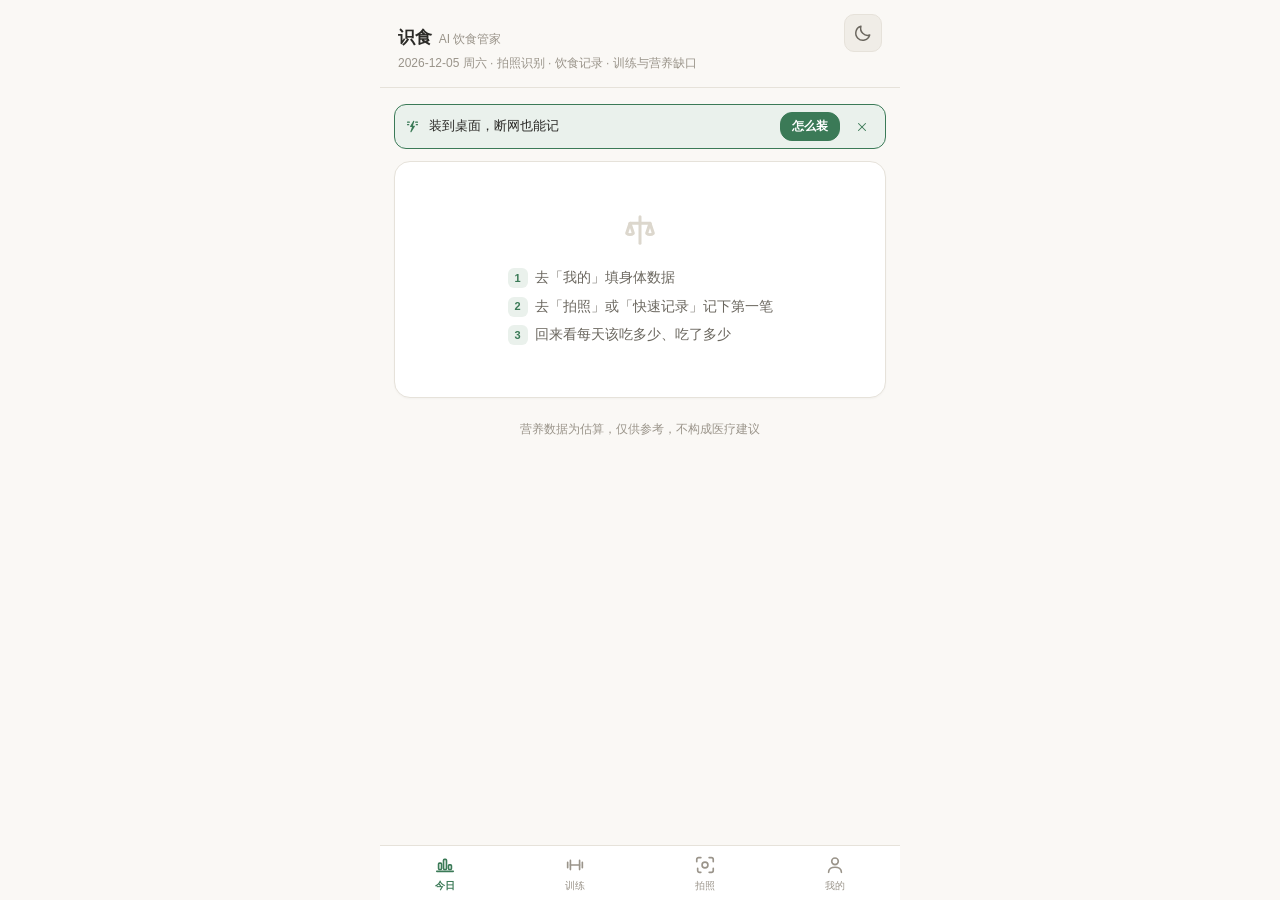
<file: index.html>
<!DOCTYPE html>
<html lang="zh-CN">
<head>
<meta charset="UTF-8">
<meta name="viewport" content="width=device-width, initial-scale=1, viewport-fit=cover">
<meta name="theme-color" content="#faf8f5" media="(prefers-color-scheme: light)">
<meta name="theme-color" content="#171614" media="(prefers-color-scheme: dark)">
<meta name="description" content="识食 · AI 饮食管家：拍张照识别食物营养，按库存记账，自动算今日热量与蛋白质/脂肪/碳水目标。纯本地存储，离线可用，无需注册。">
<meta name="color-scheme" content="light dark">
<meta property="og:type" content="website">
<meta property="og:title" content="识食 · AI 饮食管家">
<meta property="og:description" content="拍照识别食物营养 · 按库存记账 · 自动算热量与三大营养素目标。纯本地、离线可用、无需注册。">
<meta name="twitter:card" content="summary_large_image">
<meta name="twitter:title" content="识食 · AI 饮食管家">
<meta name="twitter:description" content="拍照识别食物营养 · 按库存记账 · 自动算热量与三大营养素目标。">
<meta name="apple-mobile-web-app-capable" content="yes">
<meta name="apple-mobile-web-app-status-bar-style" content="default">
<meta name="apple-mobile-web-app-title" content="识食">
<meta name="mobile-web-app-capable" content="yes">
<link rel="manifest" href="manifest.json">
<link rel="icon" href="icon-192.png">
<link rel="apple-touch-icon" href="icon-192.png">
<title>识食 · AI 饮食管家</title>
<style>
/* ============================================================
   识食 · 设计系统
   范式：安静高级中性（骨白/沙/烟灰）+ 单一强调色
   强调色：松花绿 #3B7A57（中国传统色，克制饱和度）
   ============================================================ */
:root{
  /* 色板 */
  --canvas:#faf8f5;      /* 骨白 —— 页面底 */
  --surface:#ffffff;     /* 卡片 */
  --surface-2:#f0ede7;   /* 沙 —— 次级表面 */
  --ink:#2b2a27;         /* 墨 —— 主文字 */
  --ink-2:#6b675f;       /* 次级文字 */
  --ink-3:#9a948a;       /* 弱文字 */
  --line:#e6e2da;        /* 极细描边 */
  --line-2:#dcd7cd;      /* 强描边 */
  --accent:#3B7A57;      /* 松花绿 —— 唯一强调色 */
  --accent-ink:#2f6346;  /* 强调色按压态 */
  --accent-soft:#eaf1ec; /* 强调色浅底 */
  --danger:#c0392b;      /* 朱砂 —— 仅超标/删除 */
  --danger-soft:#f8ecea;
  --warn:#b8860b;        /* 琥珀 —— 仅临界状态 */
  --warn-soft:#fbf3e2;
  /* 数据色（只服务图表） */
  --d-protein:#4a6fa5;
  --d-fat:#c8873f;
  --d-carb:#7c5c9e;
  --d-fiber:#5c8a72;
  /* 限量项配色（钠/饱和脂肪/糖）—— 与「目标项」区分开，但不用警告红，
     因为「接近上限」是常态而非错误 */
  --d-sodium:#5d7f9e;
  --d-satfat:#8a7b52;
  --d-sugar:#a06b7e;
  /* 间距与形状 */
  --r-sm:8px; --r-md:12px; --r-lg:16px; --r-xl:20px;
  --track:#d5d1c7;
}
@media(prefers-color-scheme:dark){
  :root{
    --canvas:#141412; --surface:#1c1c19; --surface-2:#252420;
    --ink:#eae7e0; --ink-2:#a8a399; --ink-3:#726d64;
    --line:#2e2d28; --line-2:#3a3833;
    --accent:#7fb894; --accent-ink:#9ac9ab; --accent-soft:#1d2a22;
    --danger:#e0736a; --danger-soft:#2c1e1c;
    --warn:#d9a441; --warn-soft:#2b2418;
    --d-protein:#7fa3d4; --d-fat:#dcae72; --d-carb:#b096d4; --d-fiber:#8fc4a4;
    --d-sodium:#8fb4d0; --d-satfat:#c2ae7e; --d-sugar:#d0a0b0;
    --track:#3c3a33;
  }
}
*{margin:0;padding:0;box-sizing:border-box;-webkit-tap-highlight-color:transparent}
html{-webkit-text-size-adjust:100%}
body{
  font-family:-apple-system,BlinkMacSystemFont,"PingFang SC","Hiragino Sans GB","Microsoft YaHei","Noto Sans SC",sans-serif;
  background:var(--canvas);color:var(--ink);max-width:520px;margin:0 auto;min-height:100vh;
  padding-bottom:96px;font-size:15px;line-height:1.6;
  -webkit-font-smoothing:antialiased;
}
/* 数字一律等宽，避免跳动 */
.num,.kcal-big,.rmk,.ring b,.tagk,.item .nm .g{font-variant-numeric:tabular-nums;font-feature-settings:"tnum"}

/* ---------- 页头：去渐变，改中性表面 ---------- */
header{
  position:sticky;top:0;z-index:10;
  background:var(--canvas);border-bottom:1px solid var(--line);
  padding:14px 18px;padding-top:calc(14px + env(safe-area-inset-top));
}
header .hd-row{display:flex;align-items:baseline;justify-content:space-between;gap:12px}
header h1{font-size:17px;font-weight:600;letter-spacing:.02em}
header h1 .sub-brand{font-size:12px;font-weight:400;color:var(--ink-3);letter-spacing:0;margin-left:6px}
header p{font-size:12px;color:var(--ink-3);margin-top:2px}

main{padding:16px 14px}
.tab{display:none}.tab.on{display:block;animation:fade .28s ease}
@keyframes fade{from{opacity:0;transform:translateY(8px)}}

/* ---------- 卡片 ---------- */
.card{
  background:var(--surface);border-radius:var(--r-lg);
  padding:18px 16px;margin-bottom:12px;
  border:1px solid var(--line);
  box-shadow:0 1px 2px rgba(43,42,39,.03);
}
.card h3{
  font-size:14px;font-weight:600;margin-bottom:14px;
  display:flex;align-items:center;gap:7px;color:var(--ink);
}
.card h3 .ic-svg{color:var(--ink-3);flex-shrink:0}
.card h3 .count{font-weight:400;color:var(--ink-3);font-size:12.5px;margin-left:auto;font-variant-numeric:tabular-nums}
details.card summary{
  font-weight:600;font-size:14px;cursor:pointer;list-style:none;
  display:flex;align-items:center;gap:7px;
}
details.card summary::-webkit-details-marker{display:none}
details.card summary .chev{margin-left:auto;color:var(--ink-3);transition:transform .25s}
details.card[open] summary .chev{transform:rotate(90deg)}
details.card[open] summary{margin-bottom:14px}
/* 折叠的手动添加区：关闭时绝不露出内部表单 */
#addBox{overflow:hidden}
#addBox:not([open]) > *:not(summary){display:none}
#addBox > summary{cursor:pointer;list-style:none;display:flex;align-items:center;gap:7px;
  font-size:14px;font-weight:600;color:var(--ink);width:100%}
#addBox > summary::-webkit-details-marker{display:none}
#addBox > summary .chev{margin-left:auto;color:var(--ink-3);transition:transform .25s}

/* ---------- 表单 ---------- */
.fld{margin-bottom:12px}
label{font-size:12px;color:var(--ink-2);display:block;margin-bottom:6px;font-weight:500}
input,select,textarea{
  width:100%;padding:11px 13px;border:1px solid var(--line-2);border-radius:var(--r-md);
  font-size:15px;background:var(--surface);color:var(--ink);
  transition:border-color .15s,box-shadow .15s;font-family:inherit;
}
select{appearance:none;-webkit-appearance:none;background-image:url("data:image/svg+xml;charset=utf-8,%3Csvg xmlns='http://www.w3.org/2000/svg' width='12' height='12' viewBox='0 0 24 24' fill='none' stroke='%239a948a' stroke-width='2.5' stroke-linecap='round'%3E%3Cpath d='M5 9l7 7 7-7'/%3E%3C/svg%3E");background-repeat:no-repeat;background-position:right 13px center;padding-right:34px}
input::placeholder{color:var(--ink-3)}
input:focus,select:focus,textarea:focus{
  outline:none;border-color:var(--accent);box-shadow:0 0 0 3px var(--accent-soft);
}
input[type=number]{font-variant-numeric:tabular-nums}

/* ---------- 按钮：去全圆角，改 12px ---------- */
button{
  border:none;border-radius:var(--r-md);padding:12px 16px;
  font-size:14.5px;font-weight:600;cursor:pointer;font-family:inherit;
  transition:transform .1s,opacity .15s,background .15s;
  display:inline-flex;align-items:center;justify-content:center;gap:6px;
}
button:active{transform:scale(.975)}
button:disabled{opacity:.5;cursor:not-allowed}
.btn-g{background:var(--accent);color:#fff;width:100%}
.btn-g:active{background:var(--accent-ink)}
.btn-o{background:transparent;color:var(--accent);border:1px solid var(--accent);width:100%}
/* 链接式按钮：外观同 .btn-g / .btn-o，但用于 <a>，保持可点击区域 */
a.linkbtn{
  display:flex;align-items:center;justify-content:center;gap:6px;
  box-sizing:border-box;width:100%;padding:12px 16px;border-radius:var(--r-md);
  font-size:14.5px;font-weight:600;text-decoration:none;cursor:pointer;
  transition:transform .1s,background .15s;
}
a.linkbtn:active{transform:scale(.975)}
a.linkbtn.out{background:transparent;color:var(--accent);border:1px solid var(--accent)}
a.linkbtn.solid{background:var(--accent);color:#fff;border:1px solid var(--accent)}
.btn-s{background:var(--surface-2);color:var(--ink);padding:9px 12px;font-size:13px;width:auto;border:1px solid var(--line)}
.btn-r{background:var(--danger-soft);color:var(--danger);padding:9px 12px;font-size:13px;width:auto}
.btnrow{display:flex;gap:8px}
.btnrow button{flex:1}
.btn-icon{padding:8px;border-radius:10px;background:var(--surface-2);color:var(--ink-2);width:auto;border:1px solid var(--line)}
.btn-icon:active{background:var(--line)}

/* ---------- 进度条 ---------- */
.bar{height:6px;background:var(--track);border-radius:4px;overflow:hidden;margin:5px 0 2px}
.bar>i{display:block;height:100%;border-radius:4px;transition:width .55s cubic-bezier(.4,0,.2,1)}

/* ---------- 热量主指标：条形 + 数字 ----------
   为什么不用环形图：NN/g 指出长度是最准确的视觉编码，角度/面积最差，
   环形图还挖空更难读；Apple HIG 也把 Activity 圆环保留给健康三环，不宜挪用。
   状态另给文字（还差 / 已超出），不单靠颜色 —— 约 4.5% 的人有色觉障碍。 */
.kcalhero{padding:2px 0 4px}
.kh-lab{font-size:12.5px;color:var(--ink-2);font-weight:500;margin-bottom:7px}
.kh-num{display:flex;align-items:baseline;gap:7px;margin-bottom:9px}
.kh-num b{font-size:38px;font-weight:600;line-height:1;letter-spacing:-.025em;
  color:var(--ink);font-variant-numeric:tabular-nums}
.kh-num em{font-style:normal;font-size:15px;color:var(--ink-3);font-variant-numeric:tabular-nums}
.kh-num .kh-u{font-size:12.5px;color:var(--ink-3);margin-left:-2px}
.kh-bar{height:12px;background:var(--track);border-radius:6px;overflow:hidden}
.kh-bar>i{display:block;height:100%;border-radius:6px;background:var(--accent);
  transition:width .55s cubic-bezier(.4,0,.2,1)}
.kcalhero.over .kh-bar>i{background:var(--warn)}
.kh-foot{display:flex;align-items:baseline;gap:10px;margin-top:7px;
  font-size:12px;color:var(--ink-3);font-variant-numeric:tabular-nums}
.kh-foot b{color:var(--ink-2);font-weight:600}
.kh-foot span{margin-left:auto}
.kcalhero.over .kh-foot b{color:var(--warn)}

/* ---------- 限量项（钠 / 饱和脂肪 / 糖）：条形朝上限填充 ---------- */
.limlist{margin-top:2px}
.limrow{padding:10px 0;border-bottom:1px solid var(--line)}
.limrow:last-child{border-bottom:none;padding-bottom:0}
.limrow .lh{display:flex;align-items:baseline;gap:8px;font-size:12.5px;margin-bottom:6px}
.limrow .gl{color:var(--ink-2);font-weight:500;display:flex;align-items:center;gap:5px}
.limrow .gl i{width:7px;height:7px;border-radius:2px;flex-shrink:0}
.limrow .lh b{margin-left:auto;font-variant-numeric:tabular-nums;font-weight:600}
.limrow .lh b em{font-style:normal;font-weight:400;color:var(--ink-3);font-size:11.5px}
.limrow .lbar{height:8px;background:var(--track);border-radius:4px;overflow:hidden}
.limrow .lbar>i{display:block;height:100%;border-radius:4px;transition:width .55s cubic-bezier(.4,0,.2,1)}
.limrow .lf{font-size:11.5px;color:var(--ink-3);margin-top:5px;font-variant-numeric:tabular-nums}

/* ---------- 自适应 TDEE 明细行 ---------- */
.adaptrows{margin-top:4px;border-top:1px solid var(--line)}
.adaptrows .ar{display:flex;align-items:baseline;gap:10px;padding:8px 0;
  border-bottom:1px solid var(--line);font-size:12.5px}
.adaptrows .ar span{color:var(--ink-2)}
.adaptrows .ar b{margin-left:auto;font-variant-numeric:tabular-nums;font-weight:600}

/* ---------- 宏量营养素行 ---------- */
.mac{display:grid;grid-template-columns:42px 1fr 92px;align-items:center;gap:10px;margin-top:12px;font-size:12.5px}
.mac .lbl{color:var(--ink-2);font-weight:500;display:flex;align-items:center;gap:5px}
.mac .dot{width:7px;height:7px;border-radius:2px;flex-shrink:0}
.mac .bar{margin:0}
.mac em{font-style:normal;text-align:right;color:var(--ink-3);font-size:11.5px;font-variant-numeric:tabular-nums}

.remain{display:flex;align-items:center;justify-content:space-between;gap:12px}
.rmk{font-size:26px;font-weight:600;line-height:1.15;letter-spacing:-.01em}
.rmk .unit{font-size:12px;font-weight:400;color:var(--ink-3);margin-left:2px}

/* ---------- 列表项 ---------- */
.item{display:flex;justify-content:space-between;align-items:center;padding:13px 0;border-bottom:1px solid var(--line)}
.item:last-child{border-bottom:none;padding-bottom:2px}
.item .nm{font-size:14.5px;font-weight:600;display:flex;align-items:center;gap:7px;flex-wrap:wrap}
.item .nm .g{font-weight:400;color:var(--ink-3);font-size:12.5px}
.item .dt{font-size:12px;color:var(--ink-3);margin-top:3px;font-variant-numeric:tabular-nums}
.item.inv{flex-wrap:wrap;gap:10px}
.item.inv>div:first-child{flex:1 1 100%}
.tagk{font-size:13.5px;color:var(--ink);font-weight:600;white-space:nowrap}

/* ---------- 徽章 ---------- */
.chip{display:inline-flex;align-items:center;gap:4px;background:var(--accent-soft);color:var(--accent);border-radius:6px;padding:3px 9px;font-size:11.5px;font-weight:600}
.chip.warn{background:var(--warn-soft);color:var(--warn)}
.chip.danger{background:var(--danger-soft);color:var(--danger)}
.chip.neutral{background:var(--surface-2);color:var(--ink-2)}
.pill{display:inline-flex;align-items:center;gap:5px;background:var(--surface-2);border:1px solid var(--line);border-radius:8px;padding:5px 11px;font-size:12px;margin:3px 4px 3px 0;color:var(--ink-2)}
.pill b{color:var(--ink);font-weight:600}

/* ---------- 底部导航 ---------- */
nav{
  position:fixed;bottom:0;left:0;right:0;max-width:520px;margin:0 auto;
  background:var(--surface);border-top:1px solid var(--line);
  display:flex;z-index:20;padding-bottom:env(safe-area-inset-bottom);
}
nav button{
  flex:1;background:none;border-radius:0;padding:9px 0 8px;font-size:10.5px;
  color:var(--ink-3);font-weight:500;display:flex;flex-direction:column;align-items:center;gap:3px;
  transition:color .2s;
}
nav button .ic-svg{transition:transform .2s}
nav button.on{color:var(--accent);font-weight:600}
nav button.on .ic-svg{transform:translateY(-1px)}

/* ---------- 底部抽屉 ---------- */
.overlay{position:fixed;inset:0;background:rgba(30,28,25,.4);backdrop-filter:blur(2px);z-index:50;display:none;align-items:flex-end;justify-content:center}
.overlay.on{display:flex;animation:fadeIn .2s ease}
@keyframes fadeIn{from{opacity:0}}
.sheet{
  background:var(--surface);width:100%;max-width:520px;border-radius:var(--r-xl) var(--r-xl) 0 0;
  padding:8px 16px calc(20px + env(safe-area-inset-bottom));max-height:88vh;overflow-y:auto;
  animation:up .3s cubic-bezier(.32,.72,0,1);
}
.sheet::before{content:"";display:block;width:36px;height:4px;border-radius:2px;background:var(--line-2);margin:4px auto 14px}
@keyframes up{from{transform:translateY(80px);opacity:.4}}
.sheet h3{font-size:16px;font-weight:600;margin-bottom:14px}
.sheet h3 .hl{color:var(--accent)}

/* ---------- 提示 ---------- */
#toast{
  position:fixed;top:15%;left:50%;transform:translateX(-50%);
  background:var(--ink);color:var(--canvas);padding:10px 20px;border-radius:10px;
  font-size:13.5px;z-index:99;display:none;max-width:80%;text-align:center;
  box-shadow:0 6px 20px rgba(0,0,0,.18);
}
#toast.on{display:block;animation:toastIn .25s ease}
@keyframes toastIn{from{opacity:0;transform:translateX(-50%) translateY(-8px)}}

img.prev{width:100%;border-radius:var(--r-md);margin:10px 0;border:1px solid var(--line)}

/* ---------- 已选图片缩略图网格（支持多张，每张可单独删） ---------- */
.thumbgrid{display:grid;grid-template-columns:repeat(auto-fill,minmax(78px,1fr));gap:8px;margin:12px 0 0}
.thumb{position:relative;aspect-ratio:1;border-radius:var(--r-md);overflow:hidden;
  border:1px solid var(--line);background:var(--surface-2)}
.thumb img{width:100%;height:100%;object-fit:cover;display:block}
.thumb .thumbx{
  position:absolute;top:3px;right:3px;width:22px;height:22px;padding:0;
  border-radius:50%;background:rgba(0,0,0,.58);color:#fff;
  display:flex;align-items:center;justify-content:center;
}
.thumb .thumbx:active{background:rgba(0,0,0,.8)}
.thumb .thumbi{
  position:absolute;left:4px;bottom:3px;font-size:11px;font-weight:600;
  background:rgba(0,0,0,.58);color:#fff;padding:0 5px;border-radius:4px;
  font-variant-numeric:tabular-nums;line-height:1.6;
}

/* ---------- 空状态 ---------- */
.empty{
  text-align:center;color:var(--ink-3);font-size:13px;padding:30px 12px;line-height:2;
}
.empty .big-ic{display:block;margin:0 auto 10px;color:var(--line-2)}

/* ---------- 搜索建议 ---------- */
.searchbox{position:relative}
.sug{
  position:absolute;left:0;right:0;top:100%;background:var(--surface);
  border:1px solid var(--line);border-radius:var(--r-md);
  box-shadow:0 10px 30px rgba(43,42,39,.1);max-height:230px;overflow-y:auto;
  z-index:30;display:none;margin-top:5px;
}
.sug div{padding:11px 14px;font-size:13.5px;border-bottom:1px solid var(--line);display:flex;justify-content:space-between;gap:10px;align-items:baseline}
.sug div:last-child{border-bottom:none}
.sug div:active{background:var(--surface-2)}
.sug div .sn{font-weight:500}
.sug div .sv{color:var(--ink-3);font-size:12px;font-variant-numeric:tabular-nums;white-space:nowrap}

/* ---------- 周图 ---------- */
.wk{display:flex;align-items:flex-end;gap:6px;height:110px;margin:6px 0 8px}
.wc{flex:1;display:flex;flex-direction:column;align-items:center;justify-content:flex-end;gap:4px}
.wc i{width:100%;border-radius:4px 4px 2px 2px;min-height:3px;transition:height .5s cubic-bezier(.4,0,.2,1)}
.wc .v{font-size:10px;color:var(--ink-3);font-variant-numeric:tabular-nums}
.wc .d{font-size:10px;color:var(--ink-3)}
.wc.today .d{color:var(--accent);font-weight:600}

/* ---------- 步骤提示 ---------- */
.hint{font-size:12px;color:var(--ink-3);margin-top:8px;line-height:1.65;display:flex;gap:6px}
.hint .ic-svg{flex-shrink:0;margin-top:1px}
.stepnum{
  display:inline-flex;width:20px;height:20px;border-radius:6px;background:var(--accent-soft);
  color:var(--accent);font-size:11px;align-items:center;justify-content:center;
  margin-right:7px;font-weight:600;flex-shrink:0;
}
.steps{text-align:left;display:inline-block;line-height:2.1}
.steps span{display:flex;align-items:center;font-size:13.5px;color:var(--ink-2)}

/* ---------- 库存分组 ---------- */
.grp-title{font-size:11.5px;font-weight:600;color:var(--ink-3);letter-spacing:.06em;margin:16px 0 4px;display:flex;align-items:center;gap:6px}
.grp-title:first-child{margin-top:4px}

/* ---------- 库存管家：概览卡 ---------- */
.invh{padding:15px 16px}
.invh-top{display:flex;align-items:center;gap:14px}
.invh-top>div:first-child{flex:1;min-width:0}
.invh-lab{font-size:11.5px;color:var(--ink-3);letter-spacing:.05em;font-weight:500;
  display:flex;align-items:center;gap:5px}
.invh-big{font-size:29px;font-weight:650;letter-spacing:-.025em;line-height:1.12;
  font-variant-numeric:tabular-nums;color:var(--ink);margin-top:2px}
.invh-big span{font-size:15px;font-weight:500;color:var(--ink-3);margin-left:3px}
.invh-sub{font-size:12.5px;color:var(--ink-3);margin-top:3px;font-variant-numeric:tabular-nums}
.invh-ring{
  --p:0;flex-shrink:0;width:72px;height:72px;border-radius:50%;
  background:conic-gradient(var(--accent) calc(var(--p)*1%),var(--surface-2) 0);
  display:flex;align-items:center;justify-content:center;position:relative;
}
.invh-ring::before{content:"";position:absolute;inset:6px;border-radius:50%;background:var(--surface)}
.invh-ring>div{position:relative;text-align:center;line-height:1.15}
.invh-ring b{display:block;font-size:20px;font-weight:650;letter-spacing:-.02em;
  font-variant-numeric:tabular-nums;color:var(--accent)}
.invh-ring span{font-size:9.5px;color:var(--ink-3)}
.invh-foot{margin-top:10px;padding-top:9px;border-top:1px dashed var(--line-2);
  font-size:12px;color:var(--ink-3);line-height:1.55}

/* ---------- 缺口分析 ---------- */
.gaplist{display:flex;flex-direction:column;gap:2px;margin-bottom:2px}
.gaprow{display:flex;align-items:center;justify-content:space-between;
  padding:7px 0;font-size:13.5px;border-bottom:1px solid var(--line)}
.gaprow:last-child{border-bottom:none}
.gaprow .gl{display:flex;align-items:center;gap:8px;color:var(--ink-2)}
.gaprow .gl i{width:8px;height:8px;border-radius:3px;flex-shrink:0}
.gaprow b{font-variant-numeric:tabular-nums;font-weight:600;color:var(--ink)}
.sugg{display:flex;align-items:center;gap:7px;margin-top:11px;padding:10px 12px;
  background:var(--accent-soft);border-radius:10px;font-size:12.5px;color:var(--accent-ink);line-height:1.5}
.sugg .ic-svg{flex-shrink:0;color:var(--accent)}
.sugg b{font-weight:600;font-variant-numeric:tabular-nums}
.sugg span{flex:1;min-width:0}
.sugg .btn-s{padding:6px 10px;font-size:12px}

/* ---------- 筛选标签 ---------- */
.ftabs{display:flex;gap:6px;margin-bottom:6px;overflow-x:auto;-webkit-overflow-scrolling:touch;
  scrollbar-width:none;padding-bottom:2px}
.ftabs::-webkit-scrollbar{display:none}
.ftab{
  flex-shrink:0;border:1px solid var(--line);background:var(--surface);
  padding:7px 13px;border-radius:9px;font-size:12.5px;color:var(--ink-2);
  font-family:inherit;cursor:pointer;transition:background .18s,border-color .18s,color .18s;
  display:inline-flex;align-items:center;gap:6px;font-weight:500;
}
.ftab.on{background:var(--accent);border-color:var(--accent);color:#fff;font-weight:600}
.ftab em{font-style:normal;font-size:11px;font-variant-numeric:tabular-nums;
  background:var(--surface-2);color:var(--ink-3);padding:1px 6px;border-radius:5px}
.ftab.on em{background:rgba(255,255,255,.24);color:#fff}

/* ---------- 库存项：进度条 ---------- */
.gbar{height:4px;border-radius:3px;background:var(--surface-2);overflow:hidden;margin-top:7px}
.gbar>i{display:block;height:100%;border-radius:3px;transition:width .5s cubic-bezier(.4,0,.2,1)}
.item.inv{align-items:flex-start;padding:13px 0}
/* 一行只留两个按钮：吃掉（撑满）+ 更多（固定宽）。低频操作收进 ⋯ 菜单 */
.item.inv .btns{display:flex;flex-direction:row;gap:6px;width:100%;flex-shrink:0}
.item.inv .btns .btn-s,.item.inv .btns .btn-r{
  padding:8px 11px;font-size:12.5px;min-height:36px;display:inline-flex;
  align-items:center;justify-content:center;gap:4px;
}
.item.inv .btns .btn-s:first-child{flex:1}
.item.inv .btns .btn-s:last-child{flex:0 0 auto;min-width:44px;padding:8px 10px}
.item.inv .btns .btn-s .ic-svg,.item.inv .btns .btn-r .ic-svg{margin:0}

/* ---------- 采购清单 ---------- */
.shoplist{border:1px solid var(--line);border-radius:10px;overflow:hidden;max-height:44vh;overflow-y:auto}
.shoprow{display:flex;align-items:center;justify-content:space-between;gap:12px;
  padding:11px 13px;border-bottom:1px solid var(--line);font-size:13.5px}
.shoprow:last-child{border-bottom:none}
.shoprow .nm{font-weight:500;display:flex;align-items:center;gap:6px;flex-wrap:wrap}
.shoprow .dt{font-size:11.5px;color:var(--ink-3);margin-top:2px;font-variant-numeric:tabular-nums}
.shoprow b{font-variant-numeric:tabular-nums;color:var(--accent);flex-shrink:0;font-weight:600}
.shopfoot{margin:12px 0 14px;padding:10px 13px;background:var(--surface-2);border-radius:9px;
  font-size:12.5px;color:var(--ink-2);text-align:center;font-variant-numeric:tabular-nums}

/* ---------- 食材详情 ---------- */
.dtl{display:grid;grid-template-columns:1fr 1fr;gap:1px;background:var(--line);
  border:1px solid var(--line);border-radius:10px;overflow:hidden;margin-bottom:16px}
.dtl>div{background:var(--surface);padding:11px 13px;display:flex;flex-direction:column;gap:3px}
.dtl>div span{font-size:11.5px;color:var(--ink-3)}
.dtl>div b{font-size:15px;font-weight:600;font-variant-numeric:tabular-nums;letter-spacing:-.01em}

/* 14 天消耗柱（紧凑） */
.wkc{display:flex;align-items:flex-end;gap:3px;height:64px;padding:0 1px}
.wkr{flex:1;display:flex;align-items:flex-end;justify-content:center;height:100%}
.wkr i{width:100%;max-width:16px;border-radius:3px 3px 1px 1px;background:var(--accent);
  opacity:.82;min-height:2px;transition:height .45s cubic-bezier(.4,0,.2,1)}
.wkr.today i{opacity:1;background:var(--accent-ink)}

/* 抽屉内动态提示 */
.eatleft{font-size:12.5px;color:var(--ink-3);margin-top:9px;line-height:1.6;min-height:18px}
.btn-s.on{background:var(--accent);border-color:var(--accent);color:#fff}

.disclaimer{text-align:center;padding:10px 0 14px;font-size:11.5px;color:var(--ink-3);line-height:1.7}
a{color:var(--accent)}
.ic-svg{display:block;flex-shrink:0}

/* ---------- 连续记录（习惯卡）---------- */
.streak{display:flex;align-items:center;gap:14px;padding:15px 16px}
.sk-main{display:flex;align-items:center;gap:11px;flex:1;min-width:0}
.sk-flame{width:38px;height:38px;border-radius:11px;flex-shrink:0;
  background:var(--accent-soft);color:var(--accent);
  display:flex;align-items:center;justify-content:center}
.sk-num{font-size:25px;font-weight:650;letter-spacing:-.025em;line-height:1.1;
  font-variant-numeric:tabular-nums;color:var(--ink)}
.sk-num span{font-size:13px;font-weight:500;color:var(--ink-3);margin-left:3px}
.sk-lab{font-size:12px;color:var(--ink-3);margin-top:2px}
.sk-side{display:flex;gap:16px;flex-shrink:0;padding-left:14px;border-left:1px solid var(--line)}
.sk-cell{display:flex;flex-direction:column;align-items:center;gap:1px}
.sk-cell b{font-size:16px;font-weight:600;font-variant-numeric:tabular-nums;color:var(--ink)}
.sk-cell span{font-size:10.5px;color:var(--ink-3);white-space:nowrap}

/* ---------- 体重趋势 ---------- */
.wt-head{display:flex;align-items:flex-end;justify-content:space-between;gap:12px;margin-bottom:8px}
.wt-cur{font-size:26px;font-weight:650;letter-spacing:-.025em;font-variant-numeric:tabular-nums;color:var(--ink)}
.wt-unit{font-size:13px;color:var(--ink-3);margin-left:3px}
.wt-side{display:flex;flex-direction:column;align-items:flex-end;gap:1px}
.wt-chg{font-size:12.5px;font-weight:600;font-variant-numeric:tabular-nums}
.wt-pace{font-size:11.5px;color:var(--ink-3);font-variant-numeric:tabular-nums}
.wt-svg{display:block;width:100%;height:64px;overflow:visible}
.wt-foot{display:flex;align-items:center;justify-content:space-between;gap:10px;
  margin-top:9px;font-size:11.5px;color:var(--ink-3);font-variant-numeric:tabular-nums}

/* 深色模式：抽屉内强调底 */
@media (prefers-color-scheme:dark){
  :root:not([data-theme="light"]) .ftab.on em{background:rgba(255,255,255,.2)}
}

/* ============================================================
   Phase D：训练自定义 / 日程日历 / 训练日营养 / 外食 / 实时扣减
   ============================================================ */

/* ---------- 今日：日期标签行 ---------- */
.daytag{display:flex;align-items:center;gap:8px;margin-bottom:6px}
.daytag .chip{gap:5px;padding:4px 10px}
.daytag .btn-s{padding:4px 10px;font-size:11.5px}

/* ---------- 实时扣减清单 ---------- */
.gaplist .gaprow b{font-feature-settings:"tnum"}

/* ---------- 今日日程卡 ---------- */
.plrow{display:flex;align-items:center;gap:11px}
.plrow.mini{padding:10px 0 12px;border-bottom:1px solid var(--line);margin-bottom:12px}
.pl-ic{width:36px;height:36px;border-radius:10px;flex-shrink:0;
  background:var(--accent-soft);color:var(--accent);
  display:flex;align-items:center;justify-content:center}
.plrow .nm{font-size:14px;font-weight:600}
.plrow .dt{font-size:11.5px;color:var(--ink-3);margin-top:2px;font-variant-numeric:tabular-nums}

/* ---------- 训练记录抽屉 ---------- */
.exhint{display:flex;gap:6px;align-items:flex-start;font-size:11.5px;color:var(--ink-3);
  line-height:1.55;margin:-4px 0 12px}
.exhint .ic-svg{flex-shrink:0;margin-top:2px}
.exhint b{color:var(--accent);font-weight:600}
.expace{display:flex;flex-direction:column;justify-content:center;
  min-height:44px;padding:0 13px;border:1px dashed var(--line-2);border-radius:var(--r-md);
  background:var(--surface-2)}
.pacev{font-size:15px;font-weight:650;font-variant-numeric:tabular-nums;color:var(--accent)}
.paces{font-size:11.5px;color:var(--ink-3);font-variant-numeric:tabular-nums}
.exprev{display:flex;align-items:baseline;gap:6px;flex-wrap:wrap;
  padding:12px 14px;background:var(--accent-soft);border-radius:var(--r-md);margin-top:4px}
.exk{font-size:23px;font-weight:650;color:var(--accent);font-variant-numeric:tabular-nums;
  letter-spacing:-.02em}
.exk::before{content:"−"}
.exklab{font-size:12px;color:var(--accent-ink)}
.exhow{margin-left:auto;font-size:11.5px;color:var(--ink-3);
  background:var(--surface);padding:3px 9px;border-radius:6px}

/* ---------- 训练日 / 休息日对比表 ---------- */
.dual{margin-top:14px;border:1px solid var(--line);border-radius:11px;overflow:hidden}
.dual-head,.dual-row{display:grid;grid-template-columns:1fr auto 20px auto;align-items:center;
  gap:8px;padding:9px 12px}
.dual-head{background:var(--surface-2);padding:7px 12px}
.dual-h{font-size:10.5px;color:var(--ink-3);letter-spacing:.04em;text-align:right;font-weight:600}
.dual-h.hot{color:var(--accent)}
.dual-row{border-top:1px solid var(--line)}
.dual-lab{font-size:12.5px;color:var(--ink-2);display:flex;flex-direction:column}
.dual-lab em{font-style:normal;font-size:10.5px;color:var(--ink-3);margin-top:1px}
.dual-v{font-size:13px;font-weight:600;font-variant-numeric:tabular-nums;text-align:right}
.dual-v.hot{color:var(--accent)}
.dual-arrow{text-align:center;color:var(--line-2);font-size:12px}
/* 限量项分组：与目标项视觉上分开，且数字用中性色（不用 accent，避免像「要冲上去」） */
.dual-sep{font-size:10.5px;color:var(--ink-3);letter-spacing:.04em;
  background:var(--surface-2);padding:6px 12px;border-top:1px solid var(--line)}
.dual-row.cap .dual-v{color:var(--ink-2)}
.dual-row.cap .dual-v.hot{color:var(--ink-2)}

/* ---------- 自定义项目列表 ---------- */
.mylist{margin-top:14px;padding-top:12px;border-top:1px dashed var(--line-2)}

/* ---------- 训练页 Hero ---------- */
.trainhero{padding:18px 16px}
.th-top{display:flex;align-items:center;gap:14px}
.th-top>div:first-child{flex:1;min-width:0}
.th-lab{font-size:11.5px;color:var(--ink-3);letter-spacing:.05em;font-weight:500}
.th-big{font-size:28px;font-weight:650;letter-spacing:-.025em;line-height:1.15;margin-top:2px}
.th-sub{font-size:12.5px;color:var(--ink-3);margin-top:3px}
.th-badge{width:58px;height:58px;border-radius:16px;flex-shrink:0;
  background:var(--accent-soft);color:var(--accent);
  display:flex;align-items:center;justify-content:center}
.th-acts{display:flex;gap:8px;margin-top:16px}
.th-acts button{flex:1}

/* ---------- 周统计 ---------- */
.statrow{display:flex;gap:1px;background:var(--line);border:1px solid var(--line);
  border-radius:11px;overflow:hidden}
.statcell{flex:1;background:var(--surface);padding:12px 6px;text-align:center}
.statcell b{display:block;font-size:19px;font-weight:650;font-variant-numeric:tabular-nums;
  letter-spacing:-.02em;color:var(--ink);overflow:hidden;text-overflow:ellipsis;white-space:nowrap}
.statcell span{font-size:10.5px;color:var(--ink-3)}

/* ---------- 月历 ---------- */
.calhead{display:flex;align-items:center;justify-content:space-between;gap:8px;margin-bottom:12px}
.calhead b{font-size:14px;font-weight:600;display:flex;flex-direction:column;align-items:center}
.calhead .calcount{font-size:10.5px;font-weight:400;color:var(--ink-3);margin-top:1px}
.calgrid{display:grid;grid-template-columns:repeat(7,1fr);gap:3px}
.caldow{text-align:center;font-size:11px;color:var(--ink-3);padding:2px 0 6px;font-weight:500}
.calcell{
  position:relative;aspect-ratio:1;border-radius:9px;
  display:flex;flex-direction:column;align-items:center;justify-content:center;
  font-size:12.5px;font-variant-numeric:tabular-nums;cursor:pointer;
  border:1px solid transparent;transition:background .15s,border-color .15s;
}
.calcell b{font-weight:500;line-height:1}
.calcell.empty{cursor:default}
.calcell:not(.empty):active{background:var(--surface-2)}
.calcell.today{border-color:var(--accent);font-weight:650}
.calcell.today b{font-weight:650;color:var(--accent)}
.calcell.sel{background:var(--accent-soft)}
.calcell.plan{background:var(--accent-soft)}
.calcell.rest{background:var(--surface-2)}
.calcell .mk{position:absolute;bottom:5px;width:14px;height:3px;border-radius:2px}
.calcell .mk.plan{background:var(--accent);opacity:.55}
.calcell .mk.rest{background:var(--ink-3);opacity:.4}
.calcell .mk.done{background:var(--accent)}
.callegend{display:flex;gap:14px;flex-wrap:wrap;margin-top:14px;font-size:11px;color:var(--ink-3)}
.callegend span{display:flex;align-items:center;gap:5px}
.callegend .mk{width:12px;height:3px;border-radius:2px}
.callegend .mk.plan{background:var(--accent);opacity:.55}
.callegend .mk.rest{background:var(--ink-3);opacity:.4}
.callegend .mk.done{background:var(--accent)}

/* ---------- 分段控件 ---------- */
.seg{display:flex;gap:6px}
.seg button{flex:1;background:var(--surface);border:1px solid var(--line-2);
  color:var(--ink-2);padding:10px;font-size:13.5px;border-radius:var(--r-md)}
.seg button.on{background:var(--accent);border-color:var(--accent);color:#fff}

/* ---------- 日程编辑区 ---------- */
.pl-edit{margin-top:16px;padding-top:14px;border-top:1px solid var(--line)}
.calwrap{margin-bottom:4px}

/* ---------- 5 个导航项时字号收紧 ---------- */
nav button{font-size:10px;padding:8px 0 7px}

/* ---------- 「装到桌面」卡：要比普通卡醒目一点，但不喧宾夺主 ---------- */
.instcard{border-color:var(--accent);background:var(--accent-soft)}
.instcard h3{color:var(--accent)}
.instcard h3 svg{color:var(--accent)}
.instcard .hint{color:var(--ink)}
.instcard .btn-g{margin-top:12px}

/* 今日页那条：细横幅，一行高，绝不能把「今日还差」挤出首屏 */
.instbar{
  display:flex;align-items:center;gap:9px;
  background:var(--accent-soft);border:1px solid var(--accent);
  border-radius:var(--r-md);padding:7px 10px;margin-bottom:12px;
  font-size:12.5px;color:var(--ink);line-height:1.35;
}
.instbar svg{color:var(--accent);flex-shrink:0}
.instbar .tx{flex:1;min-width:0}
.instbar .btn-s{padding:5px 11px;font-size:12px;flex-shrink:0;
  background:var(--accent);color:#fff;border-color:var(--accent)}
.instbar .instx{
  flex-shrink:0;width:26px;height:26px;padding:0;border-radius:50%;
  background:transparent;color:var(--ink-3);font-size:13px;font-weight:400;
}
/* 份量按钮 —— 把「这到底多少克」从空想变成一次点击。
   高度 38px：够手指点，又不至于把表单顶下去。 */
.plist{display:flex;flex-wrap:wrap;gap:6px;margin-top:1px}
.pbtn{
  display:inline-flex;align-items:baseline;gap:5px;
  min-height:38px;padding:8px 12px;
  border:1px solid var(--line-2);border-radius:var(--r-sm);
  background:var(--surface-2);color:var(--ink);
  font:inherit;font-size:13px;cursor:pointer;
}
.pbtn:hover{border-color:var(--accent);color:var(--accent-ink)}
.pbtn:active{background:var(--accent-soft)}
.pg{font-size:11.5px;color:var(--ink-3);font-variant-numeric:tabular-nums}

/* 最近常吃 —— 横滑条：食物名点开改克重，右侧「记一笔」一键按上次克重记（库存删除后顶替「吃掉」的入口） */
.recstrip{
  display:flex;gap:8px;overflow-x:auto;
  /* 横向滚动要靠惯性，触屏上手指拖着走；这里同时保留滚轮便利 */
  -webkit-overflow-scrolling:touch;
  scrollbar-width:none;                    /* Firefox 隐藏滚动条 */
  padding-bottom:2px;margin:0 -2px;padding-left:2px;padding-right:2px;
}
.recstrip::-webkit-scrollbar{display:none} /* Chrome / Safari 隐藏滚动条 */
.recchip{
  flex:0 0 auto;display:inline-flex;align-items:stretch;gap:0;max-width:210px;
  border:1px solid var(--line-2);border-radius:var(--r-sm);
  background:var(--surface-2);overflow:hidden;
}
.recchip:hover{border-color:var(--accent)}
.rcmain{
  flex:1 1 auto;display:inline-flex;flex-direction:column;align-items:flex-start;gap:2px;
  min-height:52px;padding:9px 11px;min-width:0;
  background:transparent;border:0;color:var(--ink);font:inherit;font-size:13px;cursor:pointer;
  white-space:nowrap;overflow:hidden;text-overflow:ellipsis;text-align:left;
}
.rcmain:hover{color:var(--accent-ink)}
.rcmain:active{background:var(--accent-soft)}
.rcmain span{font-size:11.5px;color:var(--ink-3);font-variant-numeric:tabular-nums}
.rcadd{
  flex:0 0 auto;display:inline-flex;align-items:center;justify-content:center;
  padding:0 12px;border:0;border-left:1px solid var(--line-2);
  background:var(--accent-soft);color:var(--accent-ink);font:inherit;font-size:12.5px;font-weight:600;
  cursor:pointer;white-space:nowrap;
}
.rcadd:hover{background:var(--accent);color:#fff}
.rcadd:active{filter:brightness(.95)}
/* 识别结果里「按常吃」标签 */
.memtag{
  display:inline-block;margin-left:6px;padding:1px 6px;border-radius:8px;
  background:var(--accent-soft);color:var(--accent-ink);font-size:11px;font-weight:600;vertical-align:middle;
}
/* AI 判断卡片 —— 识别完先给结论，不是先给 9 个输入框 */
.aiCard{
  border:1px solid var(--line-2);border-radius:var(--r-md);
  background:var(--surface);padding:13px 14px;margin-bottom:4px;
}
.aiTop{display:flex;align-items:baseline;justify-content:space-between;gap:10px}
.aiName{font-size:15.5px;font-weight:600;color:var(--ink);line-height:1.3}
.aiG{font-size:13px;color:var(--ink-2);font-variant-numeric:tabular-nums;white-space:nowrap;flex-shrink:0}
.aiG.warn{color:var(--warn)}
.aiNums{margin-top:7px;font-size:13px;color:var(--ink-2);font-variant-numeric:tabular-nums;line-height:1.5}
.aiNums b{color:var(--ink);font-weight:600}
.aiNote{margin-top:8px;font-size:12.5px;color:var(--ink-3);line-height:1.45}
/* 详细数值默认收起：需要改的时候才展开 */
.aiDetail{margin-top:16px;border-top:1px solid var(--line);padding-top:10px}
.aiDetail>summary{
  cursor:pointer;font-size:12.5px;color:var(--ink-2);list-style:none;
  display:flex;align-items:center;gap:6px;min-height:24px;
}
.aiDetail>summary::-webkit-details-marker{display:none}
.aiDetail>summary::before{
  content:"";width:0;height:0;flex-shrink:0;
  border-left:5px solid var(--ink-3);border-top:4px solid transparent;border-bottom:4px solid transparent;
  transition:transform .15s;
}
.aiDetail[open]>summary::before{transform:rotate(90deg)}
/* 识别出的每一条：一行一件事，右边两个小按钮（改份量 / 删掉） */
.itemRow{display:flex;align-items:center;gap:8px;padding:11px 0;border-bottom:1px solid var(--line)}
.itemRow:last-child{border-bottom:0}
.itemMain{flex:1;min-width:0}
.itemName{
  font-size:14px;color:var(--ink);font-weight:500;line-height:1.35;
  overflow:hidden;text-overflow:ellipsis;white-space:nowrap;
}
.itemMeta{font-size:12px;color:var(--ink-3);margin-top:2px;font-variant-numeric:tabular-nums}
.itemBtn{
  flex-shrink:0;width:34px;height:34px;padding:0;
  display:inline-flex;align-items:center;justify-content:center;
  border:1px solid var(--line-2);border-radius:var(--r-sm);
  background:var(--surface-2);color:var(--ink-2);cursor:pointer;
}
.itemBtn:active{background:var(--accent-soft);border-color:var(--accent)}
.instbar .instx:active{background:var(--line)}
</style>
<body>
<header>
  <div class="hd-row">
    <h1>识食<span class="sub-brand">AI 饮食管家</span></h1>
    <button class="btn-icon" id="themeBtn" onclick="toggleTheme()" aria-label="切换主题"></button>
  </div>
  <p id="hdDate"></p>
</header>
<main>
<!-- ============ 今日 ============ -->
<div class="tab" id="tab-today">
  <div id="instBox"></div>
  <div id="todayBox"></div>
</div>

<!-- ============ 训练 ============ -->
<div class="tab" id="tab-train">
  <div id="trainBox"></div>
</div>

<!-- ============ 拍照 ============ -->
<div class="tab" id="tab-scan">
  <details class="card" id="apiBox">
    <summary>识别接口设置<span class="chev"><svg width="16" height="16" viewBox="0 0 24 24" fill="none" stroke="currentColor" stroke-width="2" stroke-linecap="round" stroke-linejoin="round"><path d="M9 5l7 7-7 7"/></svg></span></summary>
    <div class="hint" style="margin-bottom:14px"><span>没有 Key 也能用：不配接口时，用内置 109 条食物库 + 手动输入照样能记账。<b>配了之后拍照自动填营养表，省事很多。</b></span></div>
    <div class="fld"><label>快速选择服务商</label>
      <select id="apiPreset" onchange="applyPreset()">
        <option value="">自定义</option>
        <option value="qwen">通义 Qwen-VL（可直连，填 Key 就能用）</option>
        <option value="doubao">豆包 · 火山方舟（需代理，50 万免费）</option>
        <option value="zhipu">智谱 GLM-4V-Flash（需代理，模型免费）</option>
        <option value="openai">OpenAI GPT-4o-mini（需梯子）</option>
        <option value="proxy">自建代理（不用填 Key）</option>
      </select>
    </div>
    <div class="hint" style="margin:-4px 0 12px"><span><b>2026-10 实测</b>：只有<b>通义</b>放行浏览器跨域，填 Key 直接能用；<b>豆包</b>和<b>智谱</b>的接口不放行跨域，必须经「自建代理」中转。豆包个人开发者有 <b>50 万 tokens</b> 免费额度、中文场景强（Key 在 console.volcengine.com → 火山方舟）；智谱视觉模型本身免费。Key 只存本机，不会上传。</span></div>
    <div class="fld"><label>API 地址（OpenAI 兼容 /chat/completions）</label><input id="apiBase" placeholder="https://open.bigmodel.cn/api/paas/v4"></div>
    <div class="grid2">
      <div class="fld"><label>模型</label><input id="apiModel" placeholder="glm-4v-flash"></div>
      <div class="fld"><label>API Key</label><input id="apiKey" type="password" placeholder="留空表示接口不需要 Key"></div>
    </div>
    <div class="btnrow">
      <button class="btn-o" onclick="saveApi()">保存设置</button>
      <button class="btn-s" id="apiTestBtn" onclick="testApi()">测试连接</button>
    </div>
    <div id="apiTest" style="margin-top:10px"></div>
    <div class="hint" style="margin-top:10px"><span>支持 OpenAI 及任意兼容接口（智谱、通义千问等），必须选支持看图的模型。</span></div>
    <details class="card" style="margin-top:12px;background:var(--surface-2);box-shadow:none">
      <summary style="font-size:13px">不想每台设备都填一次 Key？<span class="chev"><svg width="16" height="16" viewBox="0 0 24 24" fill="none" stroke="currentColor" stroke-width="2" stroke-linecap="round" stroke-linejoin="round"><path d="M9 5l7 7-7 7"/></svg></span></summary>
      <div class="hint" style="margin-top:10px"><span>识食没有服务器，所以 Key 只能存在每台设备的浏览器里 —— 换设备就要重填。<br><br>
        解法：把 Key 放到一个免费的小代理上（Cloudflare Worker），识食只填代理地址、<b>Key 留空</b>。<br>
        <b>部署一次，所有设备永久免配置。</b><br><br>
        代码和 5 分钟部署步骤在仓库的 <b><code>proxy/</code></b> 目录里。</span></div>
    </details>
  </details>

  <div class="card">
    <h3><svg class="ic-svg" width="18" height="18" viewBox="0 0 24 24" fill="none" stroke="currentColor" stroke-width="1.8" stroke-linecap="round" stroke-linejoin="round"><path d="M4 8h3l1.5-2h7L17 8h3v11H4z"/><circle cx="12" cy="13" r="3.2"/></svg>拍照识别</h3>
    <div class="fld"><label>识别模式</label>
      <select id="scanMode">
        <option value="pack">包装食品：拍配料表 + 营养成分表</option>
        <option value="fresh">生鲜食材：拍彩椒 / 鸡蛋 / 蔬菜等</option>
        <option value="meal">外食 / 熟食：拍做好的菜、外卖、餐厅</option>
      </select>
    </div>
    <!-- 两个入口分开：capture 属性会让手机直接开相机、不给相册选项，
         所以「从相册选」必须用一个不带 capture 的 input。
         相册入口带 multiple —— 包装食品本来就要拍配料表 + 营养成分表两张。 -->
    <input type="file" id="photoCam" accept="image/*" capture="environment" style="display:none">
    <input type="file" id="photoLib" accept="image/*" multiple style="display:none">
    <div class="btnrow">
      <button class="btn-g" onclick="document.getElementById('photoCam').click()">拍照</button>
      <button class="btn-o" onclick="document.getElementById('photoLib').click()">从相册选</button>
    </div>
    <div class="hint" style="margin-top:8px"><span>相册里可以<b>一次选多张</b>（最多 6 张）。拍包装食品时把「配料表」和「营养成分表」一起选进来，识别更准。</span></div>
    <div id="prevBox"></div>
    <button class="btn-o" style="margin-top:8px" onclick="openManual()">不拍照，手动输入营养数据</button>
    <div id="scanResult" style="display:none;margin-top:14px">
      <!-- AI 先给结论：这是什么、大概多重、含多少。用户看一眼就能决定记不记，
           不用对着 9 个输入框逐个核对。 -->
      <div id="aiSummary" style="display:none"></div>
      <!-- 识别出的每一条：能单独改份量、单独删 -->
      <div id="itemList" style="display:none"></div>
      <!-- 份量按钮紧跟在结论下面：觉得 AI 估得不对，点一下换掉 -->
      <div id="portionBox"></div>
      <!-- 主操作只做一件事：记进今天。一个人吃饭，记「吃了什么」就够了 -->
      <button class="btn-g" style="margin-top:12px" onclick="aiToLog()">记入今日</button>
      <div class="hint" style="margin-top:8px"><svg class="ic-svg" width="14" height="14" viewBox="0 0 24 24" fill="none" stroke="currentColor" stroke-width="1.8" stroke-linecap="round"><circle cx="12" cy="12" r="8.5"/><path d="M12 11v5.5"/><circle cx="12" cy="12" r=".6" fill="currentColor"/></svg><span>只记「吃了什么」，不用管别的。觉得克数不对，点条目自己改</span></div>
      <details class="aiDetail" id="singleForm">
        <summary>详细数值 · AI 已填好，一般不用改</summary>
        <div class="fld" style="margin-top:12px"><label>食物名称</label><input id="rN"></div>
        <div class="fld"><label>归类（决定「多少算一份」）</label>
          <select id="rCat">
            <option value="protein">肉蛋奶 / 蛋白质类</option>
            <option value="staple">主食</option>
            <option value="veg">蔬菜</option>
            <option value="fruit">水果</option>
            <option value="fat">油脂坚果</option>
            <option value="other" selected>其他</option>
          </select>
        </div>
        <div class="grid2">
          <div class="fld"><label>热量 kcal/100g</label><input id="rK" type="number" inputmode="decimal"></div>
          <div class="fld"><label>蛋白质 g/100g</label><input id="rP" type="number" inputmode="decimal"></div>
          <div class="fld"><label>脂肪 g/100g</label><input id="rF" type="number" inputmode="decimal"></div>
          <div class="fld"><label>碳水 g/100g</label><input id="rC" type="number" inputmode="decimal"></div>
          <div class="fld"><label>膳食纤维 g/100g</label><input id="rFb" type="number" inputmode="decimal" placeholder="选填"></div>
          <div class="fld"><label>钠 mg/100g</label><input id="rNa" type="number" inputmode="decimal" placeholder="选填"></div>
          <div class="fld"><label>饱和脂肪 g/100g</label><input id="rSf" type="number" inputmode="decimal" placeholder="选填"></div>
          <div class="fld"><label>糖 g/100g</label><input id="rSg" type="number" inputmode="decimal" placeholder="选填"></div>
          <div class="fld"><label>总克重 (g)</label><input id="rG" type="number" inputmode="decimal" placeholder="500"></div>
        </div>
      </details>
    </div>
  </div>

  <div class="card" style="padding:16px">
    <h3 style="margin-bottom:10px"><svg class="ic-svg" width="18" height="18" viewBox="0 0 24 24" fill="none" stroke="currentColor" stroke-width="1.8" stroke-linecap="round" stroke-linejoin="round"><path d="M6 3v6a2.5 2.5 0 0 0 5 0V3"/><path d="M8.5 11v10"/><path d="M17 3c-1.6 1.4-2.2 3.6-2.2 6 0 2 .8 3.2 2.2 3.6V21"/></svg>在外吃饭</h3>
    <div style="font-size:12.5px;color:var(--ink-3);line-height:1.6;margin-bottom:12px">
      不在家吃、手边也没照片？手填一份，直接算进今天。
    </div>
    <button class="btn-g" onclick="outEatSheet()">记一顿外食</button>
  </div>
</div>

<!-- ============ 我的 ============ -->
<div class="tab" id="tab-me">
  <div id="instBoxMe"></div>
  <div class="card" id="adaptCard">
    <h3><svg class="ic-svg" width="18" height="18" viewBox="0 0 24 24" fill="none" stroke="currentColor" stroke-width="1.8" stroke-linecap="round" stroke-linejoin="round"><path d="M4 19V5"/><path d="M4 19h16"/><path d="M8 15l3.5-4 3 2.4L19 8"/><circle cx="19" cy="8" r="1.4" fill="currentColor"/></svg>自适应消耗<span class="count">实验</span></h3>
    <div id="adaptBox"></div>
  </div>
  <div class="card">
    <h3><svg class="ic-svg" width="18" height="18" viewBox="0 0 24 24" fill="none" stroke="currentColor" stroke-width="1.8" stroke-linecap="round" stroke-linejoin="round"><circle cx="12" cy="8" r="3.6"/><path d="M5 20c0-3.6 3.1-5.6 7-5.6s7 2 7 5.6"/></svg>我的身体数据</h3>
    <div class="grid2">
      <div class="fld"><label>性别</label><select id="pSex"><option value="m">男</option><option value="f">女</option></select></div>
      <div class="fld"><label>年龄</label><input id="pAge" type="number" inputmode="numeric"></div>
      <div class="fld"><label>身高 (cm)</label><input id="pH" type="number" inputmode="decimal"></div>
      <div class="fld"><label>体重 (kg)</label><input id="pW" type="number" inputmode="decimal"></div>
    </div>
    <div class="fld"><label>日常活动水平（不含训练）</label>
      <select id="pAct">
        <option value="1.2">久坐 — 办公室，几乎不运动</option>
        <option value="1.375">轻度 — 每天走路 / 偶尔活动</option>
        <option value="1.55" selected>中度 — 每周运动 3–5 次</option>
        <option value="1.725">高度 — 每周运动 6–7 次</option>
        <option value="1.9">运动员级 — 体力劳动 + 每天训练</option>
      </select>
    </div>
    <div class="grid2">
      <div class="fld"><label>目标调整 (kcal/天)</label>
        <select id="pAdj">
          <option value="-500">减脂 −500</option>
          <option value="-300">温和减脂 −300</option>
          <option value="0" selected>维持体重 0</option>
          <option value="300">增肌 +300</option>
          <option value="500">快速增肌 +500</option>
        </select>
      </div>
      <div class="fld"><label>蛋白质目标 (g/kg)</label>
        <select id="pPk"><option value="1.2">1.2 普通人</option><option value="1.6">1.6 健身</option><option value="2.0" selected>2.0 增肌期</option><option value="2.4">2.4 高强度</option></select>
      </div>
    </div>
    <button class="btn-g" onclick="saveProfile()">保存并计算</button>
    <div id="pResult" style="margin-top:12px"></div>
  </div>

  <!-- 训练日 / 休息日的目标差异 -->
  <div class="card">
    <h3><svg class="ic-svg" width="18" height="18" viewBox="0 0 24 24" fill="none" stroke="currentColor" stroke-width="1.8" stroke-linecap="round" stroke-linejoin="round"><path d="M3.5 5h17v16h-17z"/><path d="M3.5 10h17"/><path d="M8 3v4M16 3v4"/></svg>休息日热量调整<span class="count">可选</span></h3>
    <div class="fld"><label>休息日相对平时（kcal）</label>
      <input id="pRest" type="number" inputmode="numeric" step="50" value="0" placeholder="0">
    </div>
    <div id="restBudget"></div>
    <button class="btn-o" style="margin-top:12px" onclick="saveRest()">保存</button>
    <div class="hint" style="margin-top:10px"><span>填负数 = 不训练的日子少吃一点（如 −200）。休息日不会被加上训练消耗，所以热量目标本身已经低于训练日。</span></div>
  </div>

  <!-- 训练：日程 + 记录 -->
  <div class="card">
    <h3><svg class="ic-svg" width="18" height="18" viewBox="0 0 24 24" fill="none" stroke="currentColor" stroke-width="1.8" stroke-linecap="round" stroke-linejoin="round"><path d="M4 9v6M7 7v10M17 7v10M20 9v6"/><path d="M7 12h10"/></svg>训练<span class="count">自定义项目 · 日程</span></h3>
    <div id="exList"></div>
  </div>

  <!-- 体重趋势：看斜率不看单日 -->
  <div class="card">
    <h3><svg class="ic-svg" width="18" height="18" viewBox="0 0 24 24" fill="none" stroke="currentColor" stroke-width="1.8" stroke-linecap="round" stroke-linejoin="round"><path d="M3 17l5-6 4 3 6-8"/><path d="M15 6h4v4"/></svg>体重趋势<span class="count">近 30 次</span></h3>
    <div id="wtTrend"></div>
  </div>

  <div class="card">
    <h3><svg class="ic-svg" width="18" height="18" viewBox="0 0 24 24" fill="none" stroke="currentColor" stroke-width="1.8" stroke-linecap="round" stroke-linejoin="round"><path d="M5 5h11l3 3v11H5z"/><path d="M8 5v5h7V5"/><path d="M8 19v-5h8v5"/></svg>数据</h3>
    <div class="btnrow">
      <button class="btn-s" onclick="exportData()">导出备份</button>
      <button class="btn-s" onclick="document.getElementById('imp').click()">导入备份</button>
      <button class="btn-r" onclick="resetAll()">清空</button>
    </div>
    <input type="file" id="imp" accept=".json" style="display:none" onchange="importData(event)">
    <div class="hint" style="margin-top:12px"><span>手机浏览器打开 → 菜单「添加到主屏幕」，可像 App 一样离线使用。数据只存本机，换手机请先导出再导入。</span></div>
    <div class="hint" id="buildInfo" style="margin-top:8px"></div>
  </div>

  <div class="card">
    <h3><svg class="ic-svg" width="18" height="18" viewBox="0 0 24 24" fill="none" stroke="currentColor" stroke-width="1.8" stroke-linecap="round" stroke-linejoin="round"><circle cx="12" cy="12" r="9"/><path d="M12 11v6M12 7.6v.6"/></svg>使用指南</h3>
    <div class="hint" style="margin-bottom:12px"><span>第一次用不知从哪下手？这份指南讲清了「装到桌面 → 建档 → 拍照记账 → 每天回看」，3 分钟看完。</span></div>
    <a class="linkbtn out" href="https://hkkdling-sketch.github.io/shishi-diet/guide/" target="_blank" rel="noopener">打开上手指南</a>
  </div>
</div>

<div class="disclaimer">营养数据为估算，仅供参考，不构成医疗建议</div>
</main>

<nav>
  <button data-t="tab-today" class="on" onclick="go('tab-today')"><span class="ic-nav"></span>今日</button>
  <button data-t="tab-train" onclick="go('tab-train')"><span class="ic-nav"></span>训练</button>
  <button data-t="tab-scan" onclick="go('tab-scan')"><span class="ic-nav"></span>拍照</button>
  <button data-t="tab-me" onclick="go('tab-me')"><span class="ic-nav"></span>我的</button>
</nav>
<div class="overlay" id="ovl" onclick="if(event.target===this)closeSheet()"><div class="sheet" id="sheet"></div></div>
<div id="toast"></div>
<script>
/* ============================================================
   识食 · 应用逻辑
   架构：单文件 PWA，零依赖，数据存 localStorage
   ============================================================ */

/* 构建日期。每次发布改这里 —— 用户能一眼看到自己跑的是哪版，
   省掉「到底是代码问题还是他没更新」这种来回猜。 */
const BUILD="2026-10-20b";

/* ================= 内置数据（中国食物成分表，每100g可食部，约值）
   fb = 膳食纤维 g/100g（缺项按同类保守估） ================= */
const FOODS=[
{n:"鸡胸肉(生)",k:133,p:19.4,f:5.0,c:2.5,fb:0,na:63,sf:1.4,sg:0,cat:"protein"},{n:"鸡蛋(全蛋)",k:144,p:13.3,f:8.8,c:2.8,fb:0,na:131,sf:3.0,sg:0.3,cat:"protein"},
{n:"鸡蛋白",k:60,p:11.6,f:0.1,c:3.1,fb:0,na:166,sf:0,sg:0.3,cat:"protein"},{n:"鸡蛋黄",k:328,p:15.2,f:28.2,c:3.4,fb:0,na:54,sf:8.0,sg:0.5,cat:"protein"},
{n:"鸡腿肉(生)",k:181,p:16.0,f:13.0,c:0,fb:0,na:85,sf:3.6,sg:0,cat:"protein"},{n:"鸡翅(生)",k:194,p:17.4,f:14.1,c:0,fb:0,na:85,sf:4.0,sg:0,cat:"protein"},
{n:"牛肉(瘦,生)",k:106,p:20.2,f:2.3,c:1.2,fb:0,na:53,sf:1.0,sg:0,cat:"protein"},{n:"牛里脊(生)",k:107,p:22.2,f:0.9,c:2.4,fb:0,na:45,sf:0.3,sg:0,cat:"protein"},
{n:"猪肉(里脊,生)",k:155,p:20.2,f:7.9,c:0.7,fb:0,na:43,sf:2.9,sg:0,cat:"protein"},{n:"猪瘦肉(生)",k:143,p:20.3,f:6.2,c:1.5,fb:0,na:58,sf:2.2,sg:0,cat:"protein"},
{n:"三文鱼(生)",k:139,p:17.2,f:7.8,c:0,fb:0,na:59,sf:1.5,sg:0,cat:"protein"},{n:"鳕鱼(生)",k:88,p:20.4,f:0.5,c:0.5,fb:0,na:130,sf:0.1,sg:0,cat:"protein"},
{n:"基围虾(生)",k:93,p:18.6,f:0.8,c:2.8,fb:0,na:165,sf:0.2,sg:0,cat:"protein"},{n:"金枪鱼(水浸罐头)",k:99,p:23.6,f:0.6,c:0,fb:0,na:320,sf:0.2,sg:0,cat:"protein"},
{n:"猪肝(生)",k:129,p:19.3,f:3.5,c:5.0,fb:0,na:68,sf:1.2,sg:0,cat:"protein"},
{n:"牛奶(全脂)",k:54,p:3.0,f:3.2,c:3.4,fb:0,na:44,sf:1.9,sg:3.4,cat:"protein"},{n:"酸奶(无糖)",k:70,p:3.5,f:2.5,c:9.0,fb:0,na:48,sf:1.6,sg:4.5,cat:"protein"},
{n:"豆浆(无糖)",k:31,p:2.9,f:1.6,c:1.1,fb:1.1,na:3,sf:0.2,sg:0.5,cat:"protein"},{n:"豆腐(北)",k:98,p:12.2,f:4.8,c:2.0,fb:0.5,na:7,sf:0.7,sg:0.5,cat:"protein"},
{n:"豆腐(嫩/南)",k:57,p:6.2,f:2.5,c:2.4,fb:0.4,na:7,sf:0.4,sg:0.5,cat:"protein"},{n:"豆腐干",k:140,p:16.2,f:3.6,c:10.7,fb:0.8,na:330,sf:0.5,sg:0.6,cat:"protein"},
{n:"千张(百叶)",k:262,p:24.5,f:16.0,c:5.5,fb:1.0,na:30,sf:2.3,sg:0.5,cat:"protein"},{n:"内酯豆腐",k:49,p:5.0,f:1.9,c:3.3,fb:0.4,na:5,sf:0.3,sg:0.5,cat:"protein"},
{n:"毛豆(鲜)",k:131,p:13.1,f:5.0,c:10.5,fb:4.0,na:4,sf:0.9,sg:2.0,cat:"protein"},{n:"黄豆(干)",k:390,p:35.0,f:16.0,c:34.2,fb:15.5,na:2,sf:2.3,sg:7.0,cat:"protein"},
{n:"鹰嘴豆(熟)",k:164,p:8.9,f:2.6,c:27.4,fb:7.6,na:7,sf:0.3,sg:4.8,cat:"protein"},{n:"扁豆(熟)",k:116,p:9.0,f:0.4,c:20.1,fb:7.9,na:2,sf:0.1,sg:1.8,cat:"protein"},
{n:"希腊酸奶(无糖)",k:59,p:10.0,f:0.4,c:3.6,fb:0,na:36,sf:0.1,sg:3.2,cat:"protein"},{n:"低脂奶酪",k:98,p:11.1,f:3.3,c:3.4,fb:0,na:400,sf:2.1,sg:2.5,cat:"protein"},
{n:"米饭(熟)",k:116,p:2.6,f:0.3,c:25.9,fb:0.3,na:2,sf:0.1,sg:0.1,cat:"staple"},{n:"糙米饭(熟)",k:116,p:2.7,f:0.9,c:24.0,fb:1.6,na:3,sf:0.2,sg:0.2,cat:"staple"},
{n:"馒头",k:223,p:7.0,f:1.1,c:47.0,fb:1.3,na:165,sf:0.3,sg:1.5,cat:"staple"},{n:"面条(熟)",k:110,p:2.7,f:0.2,c:24.3,fb:0.8,na:4,sf:0.1,sg:0.3,cat:"staple"},
{n:"荞麦面(干)",k:340,p:12.0,f:1.5,c:68.0,fb:5.5,na:5,sf:0.3,sg:1.0,cat:"staple"},{n:"全麦面包",k:246,p:8.5,f:1.0,c:44.4,fb:6.0,na:450,sf:0.2,sg:5.0,cat:"staple"},
{n:"白面包/吐司",k:264,p:8.3,f:3.2,c:48.6,fb:2.5,na:480,sf:0.7,sg:6.0,cat:"staple"},{n:"燕麦片(干)",k:377,p:12.1,f:6.7,c:61.6,fb:10.6,na:4,sf:1.2,sg:1.0,cat:"staple"},
{n:"红薯/紫薯(生)",k:86,p:1.1,f:0.2,c:20.1,fb:1.6,na:28,sf:0.1,sg:5.0,cat:"staple"},{n:"玉米(鲜)",k:112,p:4.0,f:1.2,c:22.8,fb:2.9,na:3,sf:0.2,sg:3.0,cat:"staple"},
{n:"土豆(生)",k:77,p:2.0,f:0.2,c:17.5,fb:1.1,na:6,sf:0.1,sg:0.8,cat:"staple"},{n:"山药(生)",k:57,p:1.9,f:0.2,c:12.4,fb:0.8,na:18,sf:0.1,sg:0.5,cat:"staple"},
{n:"藜麦(熟)",k:120,p:4.4,f:1.9,c:21.3,fb:2.8,na:7,sf:0.2,sg:0.9,cat:"staple"},{n:"意面(熟)",k:158,p:5.8,f:0.9,c:30.9,fb:1.8,na:5,sf:0.2,sg:0.6,cat:"staple"},
{n:"紫米/黑米(熟)",k:126,p:3.0,f:0.8,c:27.0,fb:2.0,na:3,sf:0.2,sg:0.3,cat:"staple"},{n:"玉米面(干)",k:350,p:8.1,f:3.3,c:73.5,fb:6.2,na:2,sf:0.5,sg:0.5,cat:"staple"},
{n:"彩椒/甜椒",k:26,p:1.0,f:0.3,c:5.4,fb:1.7,na:3,sf:0,sg:3.0,cat:"veg"},{n:"西兰花",k:36,p:4.1,f:0.6,c:4.3,fb:2.6,na:19,sf:0.1,sg:1.7,cat:"veg"},
{n:"菠菜",k:28,p:2.6,f:0.3,c:4.5,fb:2.2,na:85,sf:0.1,sg:0.4,cat:"veg"},{n:"生菜",k:16,p:1.4,f:0.4,c:2.1,fb:1.3,na:32,sf:0.1,sg:0.8,cat:"veg"},
{n:"黄瓜",k:16,p:0.8,f:0.2,c:2.9,fb:0.5,na:5,sf:0,sg:1.6,cat:"veg"},{n:"西红柿",k:20,p:0.9,f:0.2,c:4.0,fb:1.2,na:5,sf:0,sg:2.6,cat:"veg"},
{n:"胡萝卜",k:39,p:1.0,f:0.2,c:9.0,fb:2.8,na:71,sf:0,sg:4.7,cat:"veg"},{n:"洋葱",k:40,p:1.1,f:0.2,c:9.0,fb:1.7,na:4,sf:0,sg:4.2,cat:"veg"},
{n:"大白菜",k:18,p:1.5,f:0.1,c:3.2,fb:1.0,na:57,sf:0,sg:1.2,cat:"veg"},{n:"冬瓜",k:12,p:0.4,f:0.2,c:2.6,fb:0.7,na:2,sf:0,sg:1.4,cat:"veg"},
{n:"茄子",k:23,p:1.1,f:0.2,c:5.4,fb:3.0,na:6,sf:0,sg:3.0,cat:"veg"},{n:"芹菜(茎)",k:17,p:0.8,f:0.1,c:3.9,fb:1.6,na:159,sf:0,sg:1.3,cat:"veg"},
{n:"芦笋",k:22,p:2.2,f:0.1,c:4.3,fb:2.1,na:3,sf:0,sg:1.3,cat:"veg"},{n:"秋葵",k:37,p:2.5,f:0.1,c:8.7,fb:3.2,na:8,sf:0,sg:1.5,cat:"veg"},
{n:"蘑菇(鲜)",k:24,p:2.7,f:0.1,c:4.1,fb:2.1,na:8,sf:0,sg:2.0,cat:"veg"},{n:"金针菇(鲜)",k:32,p:2.4,f:0.4,c:6.0,fb:2.7,na:4,sf:0,sg:2.0,cat:"veg"},
{n:"海带(鲜)",k:13,p:1.2,f:0.1,c:2.1,fb:1.3,na:107,sf:0,sg:0.6,cat:"veg"},{n:"豆芽(绿豆芽)",k:18,p:2.1,f:0.1,c:2.9,fb:0.8,na:5,sf:0,sg:1.0,cat:"veg"},
{n:"西葫芦",k:19,p:1.2,f:0.2,c:4.2,fb:1.0,na:5,sf:0,sg:2.5,cat:"veg"},{n:"南瓜",k:23,p:0.7,f:0.1,c:5.3,fb:0.8,na:1,sf:0,sg:2.8,cat:"veg"},
{n:"韭菜",k:29,p:2.4,f:0.4,c:4.6,fb:1.4,na:8,sf:0,sg:1.5,cat:"veg"},{n:"青椒(尖椒)",k:27,p:1.4,f:0.3,c:5.8,fb:2.1,na:3,sf:0,sg:3.0,cat:"veg"},
{n:"苦瓜",k:19,p:1.0,f:0.1,c:4.9,fb:1.4,na:2,sf:0,sg:2.0,cat:"veg"},{n:"空心菜",k:20,p:2.2,f:0.3,c:3.6,fb:1.4,na:94,sf:0,sg:1.0,cat:"veg"},
{n:"油麦菜",k:15,p:1.4,f:0.4,c:2.1,fb:1.2,na:80,sf:0,sg:1.0,cat:"veg"},{n:"菜花/花椰菜",k:24,p:2.1,f:0.2,c:4.6,fb:2.7,na:32,sf:0.1,sg:1.9,cat:"veg"},
{n:"莲藕(生)",k:73,p:1.9,f:0.2,c:16.4,fb:2.2,na:44,sf:0,sg:1.5,cat:"veg"},{n:"娃娃菜",k:13,p:1.9,f:0.2,c:2.4,fb:1.0,na:50,sf:0,sg:1.0,cat:"veg"},
{n:"苹果",k:53,p:0.2,f:0.2,c:13.7,fb:1.2,na:1.6,sf:0,sg:10.4,cat:"fruit"},{n:"香蕉",k:93,p:1.4,f:0.2,c:22.0,fb:1.2,na:1,sf:0.1,sg:12.2,cat:"fruit"},
{n:"橙子",k:48,p:0.8,f:0.2,c:11.1,fb:0.6,na:1,sf:0,sg:9.4,cat:"fruit"},{n:"蓝莓",k:57,p:0.7,f:0.3,c:14.5,fb:2.4,na:1,sf:0,sg:10.0,cat:"fruit"},
{n:"猕猴桃",k:61,p:0.8,f:0.6,c:14.5,fb:2.6,na:10,sf:0,sg:9.0,cat:"fruit"},{n:"西瓜",k:31,p:0.5,f:0.2,c:7.5,fb:0.3,na:3,sf:0,sg:6.2,cat:"fruit"},
{n:"草莓",k:32,p:1.0,f:0.2,c:7.7,fb:1.1,na:4,sf:0,sg:4.9,cat:"fruit"},{n:"葡萄",k:45,p:0.5,f:0.2,c:10.3,fb:0.4,na:1.3,sf:0,sg:9.5,cat:"fruit"},
{n:"火龙果",k:55,p:1.1,f:0.2,c:13.3,fb:2.0,na:3,sf:0,sg:9.0,cat:"fruit"},{n:"牛油果",k:171,p:2.0,f:15.3,c:8.6,fb:2.1,na:7,sf:2.1,sg:0.7,cat:"fruit"},
{n:"柚子",k:42,p:0.8,f:0.2,c:9.5,fb:0.4,na:3,sf:0,sg:7.0,cat:"fruit"},{n:"桃子",k:48,p:0.9,f:0.1,c:12.2,fb:1.3,na:6,sf:0,sg:9.5,cat:"fruit"},
{n:"樱桃",k:46,p:1.1,f:0.2,c:10.2,fb:0.3,na:8,sf:0,sg:8.5,cat:"fruit"},{n:"梨",k:51,p:0.3,f:0.1,c:13.3,fb:3.1,na:2,sf:0,sg:9.8,cat:"fruit"},
{n:"火龙果(红心)",k:51,p:1.0,f:0.2,c:13.3,fb:1.6,na:3,sf:0,sg:9.5,cat:"fruit"},{n:"芒果",k:35,p:0.6,f:0.2,c:8.3,fb:1.3,na:2,sf:0,sg:6.5,cat:"fruit"},
{n:"树莓",k:52,p:1.2,f:0.7,c:11.9,fb:6.5,na:1,sf:0,sg:4.4,cat:"fruit"},{n:"圣女果",k:22,p:0.9,f:0.2,c:4.9,fb:1.8,na:5,sf:0,sg:3.5,cat:"fruit"},
{n:"花生(炒)",k:581,p:24.1,f:50.6,c:21.2,fb:7.7,na:4,sf:7.0,sg:4.0,cat:"fat"},{n:"杏仁",k:578,p:22.5,f:45.4,c:21.7,fb:11.8,na:1,sf:3.9,sg:4.4,cat:"fat"},
{n:"核桃",k:646,p:14.9,f:58.8,c:19.1,fb:9.5,na:2,sf:5.5,sg:2.6,cat:"fat"},{n:"腰果",k:553,p:18.0,f:44.0,c:30.0,fb:3.6,na:12,sf:7.8,sg:5.9,cat:"fat"},
{n:"花生酱(无糖)",k:600,p:25.0,f:50.0,c:20.0,fb:6.0,na:17,sf:10.0,sg:9.0,cat:"fat"},{n:"橄榄油",k:899,p:0,f:99.9,c:0,fb:0,na:0,sf:14.0,sg:0,cat:"fat"},
{n:"花生油",k:899,p:0,f:99.9,c:0,fb:0,na:0,sf:17.0,sg:0,cat:"fat"},
{n:"奇亚籽",k:486,p:16.5,f:30.7,c:42.1,fb:34.4,na:16,sf:3.3,sg:0,cat:"fat"},{n:"亚麻籽",k:534,p:18.3,f:42.2,c:28.9,fb:27.3,na:30,sf:3.7,sg:1.6,cat:"fat"},
{n:"南瓜子",k:559,p:30.2,f:49.0,c:10.7,fb:6.0,na:7,sf:8.7,sg:1.4,cat:"fat"},{n:"葵花籽",k:584,p:20.8,f:51.5,c:20.0,fb:8.6,na:9,sf:4.5,sg:2.6,cat:"fat"},
{n:"蜂蜜",k:321,p:0.3,f:1.9,c:82.4,fb:0,na:4,sf:0,sg:82.0,cat:"other"},{n:"乳清蛋白粉",k:375,p:75.0,f:5.0,c:8.0,fb:0,na:300,sf:2.0,sg:3.0,cat:"other"},
{n:"黑巧克力(70%)",k:550,p:7.0,f:40.0,c:45.0,fb:11.0,na:20,sf:24.0,sg:24.0,cat:"other"},{n:"火腿肠",k:212,p:11.3,f:17.0,c:5.0,fb:0,na:1000,sf:6.0,sg:2.0,cat:"other"},
{n:"鸡胸肉肠(低脂)",k:120,p:20.0,f:3.0,c:4.0,fb:0,na:800,sf:1.0,sg:1.5,cat:"other"},
{n:"木耳(干)",k:265,p:12.1,f:1.5,c:65.6,fb:29.9,na:48,sf:0.2,sg:0.5,cat:"other"},{n:"魔芋/蒟蒻",k:12,p:0.1,f:0.1,c:3.0,fb:3.0,na:4,sf:0,sg:0.2,cat:"other"}
];
const CAT_LABEL={protein:"蛋白质类",staple:"主食",veg:"蔬菜",fruit:"水果",fat:"油脂坚果",other:"其他"};
const CAT_ORDER=["protein","staple","veg","fruit","fat","other"];

/* ================= 常见份量 =================
   为什么要有这张表：
     拍照能认出「这是西兰花」，但认不出「这一颗多重」—— 重量取决于
     镜头距离、参照物、切没切，纯视觉估算在研究领域都要靠盘子直径做
     尺度参照，误差仍有 20–30%。而用户自己知道自己拿的是「一颗」还是
     「一小朵」，这个判断比任何模型都准。
   所以重量这一步交给用户，用日常单位表达，再换算成克。

   克数口径：以《中国食物成分表》的常见可食部重量为准，取整到好记的数。
   匹配不到具体食材时，按分类退回通用单位（见 PORT_FALLBACK）。 */
const PORTIONS={
  /* 蔬菜 */
  "西兰花":[["一小朵",25],["半颗",150],["一颗",300]],
  "菜花/花椰菜":[["一小朵",25],["半颗",200],["一颗",400]],
  "菠菜":[["一把",100],["一碟",150]],
  "生菜":[["一片",15],["一颗",200]],
  "黄瓜":[["半根",100],["一根",200]],
  "西红柿":[["半个",75],["一个",150]],
  "胡萝卜":[["半根",50],["一根",100]],
  "洋葱":[["半个",75],["一个",150]],
  "大白菜":[["一片",30],["四分之一颗",250]],
  "娃娃菜":[["一颗",200]],
  "冬瓜":[["一块",200]],
  "茄子":[["一根",200]],
  "芹菜(茎)":[["一根",30],["一把",100]],
  "芦笋":[["一根",15],["一把",100]],
  "秋葵":[["一根",10],["一把",100]],
  "蘑菇(鲜)":[["一个",20],["一盒",200]],
  "金针菇(鲜)":[["一把",100],["一包",200]],
  "海带(鲜)":[["一份",100]],
  "豆芽(绿豆芽)":[["一把",100]],
  "西葫芦":[["一根",250]],
  "南瓜":[["一块",150]],
  "韭菜":[["一把",80]],
  "青椒(尖椒)":[["一个",30]],
  "彩椒/甜椒":[["一个",120]],
  "苦瓜":[["一根",200]],
  "空心菜":[["一把",100]],
  "油麦菜":[["一把",100]],
  "莲藕(生)":[["一节",200]],
  /* 水果 */
  "苹果":[["半个",100],["一个",200]],
  "香蕉":[["一根",100]],
  "橙子":[["一个",200]],
  "柚子":[["两瓣",100]],
  "蓝莓":[["一小盒",125]],
  "树莓":[["一小盒",125]],
  "猕猴桃":[["一个",85]],
  "西瓜":[["一块",200]],
  "草莓":[["5 颗",75],["一小碗",150]],
  "葡萄":[["10 颗",50],["一串",200]],
  "火龙果":[["一个",350]],
  "火龙果(红心)":[["一个",350]],
  "牛油果":[["半个",100],["一个",200]],
  "桃子":[["一个",200]],
  "樱桃":[["10 颗",80]],
  "梨":[["一个",200]],
  "芒果":[["一个",250]],
  "圣女果":[["5 个",60],["10 个",120]],
  /* 肉蛋豆 */
  "鸡胸肉(生)":[["半块",80],["一块",150]],
  "鸡蛋(全蛋)":[["一个",50]],
  "鸡蛋白":[["一个",33]],
  "鸡蛋黄":[["一个",17]],
  "鸡腿肉(生)":[["一个",100]],
  "鸡翅(生)":[["一个",40],["三个",120]],
  "牛肉(瘦,生)":[["一片",100],["一盒",250]],
  "猪瘦肉(生)":[["一片",100]],
  "猪肉(里脊,生)":[["一片",100]],
  "三文鱼(生)":[["一块",120]],
  "鳕鱼(生)":[["一块",120]],
  "基围虾(生)":[["5 只",60],["10 只",120]],
  "金枪鱼(水浸罐头)":[["一罐",150]],
  "猪肝(生)":[["一片",50]],
  "牛奶(全脂)":[["一杯",250]],
  "酸奶(无糖)":[["一杯",150]],
  "希腊酸奶(无糖)":[["一杯",150]],
  "豆浆(无糖)":[["一杯",250]],
  "豆腐(北)":[["半块",100],["一块",200]],
  "豆腐干":[["一块",40],["三块",120]],
  "毛豆(鲜)":[["一把",60]],
  "黄豆(干)":[["一把",30]],
  /* 主食 */
  "米饭(熟)":[["小碗",150],["一碗",200]],
  "糙米饭(熟)":[["一碗",200]],
  "馒头":[["一个",100]],
  "面条(熟)":[["一碗",250]],
  "意面(熟)":[["一份",250]],
  "藜麦(熟)":[["一份",150]],
  "全麦面包":[["一片",35],["两片",70]],
  "白面包/吐司":[["一片",30]],
  "燕麦片(干)":[["一份",40]],
  "红薯/紫薯(生)":[["一个",200]],
  "玉米(鲜)":[["一根",200]],
  "土豆(生)":[["一个",150]],
  "山药(生)":[["一段",200]],
  /* 油脂坚果 */
  "花生(炒)":[["一小把",20]],
  "杏仁":[["10 颗",12],["一小把",25]],
  "核桃":[["一个",8],["三个",24]],
  "腰果":[["10 颗",15]],
  "花生酱(无糖)":[["一勺",15]],
  "橄榄油":[["一茶匙",5],["一汤匙",15]],
  "花生油":[["一汤匙",15]],
  "奇亚籽":[["一勺",12]],
  "亚麻籽":[["一勺",10]],
  "南瓜子":[["一小把",20]],
  "葵花籽":[["一小把",20]],
  /* 其他 */
  "蜂蜜":[["一勺",15]],
  "乳清蛋白粉":[["一勺",30]],
  "黑巧克力(70%)":[["一块",10],["三块",30]],
  "火腿肠":[["一根",45]],
  "鸡胸肉肠(低脂)":[["一根",40]],
  "木耳(干)":[["一小把",10]],
  "魔芋/蒟蒻":[["一份",150]],
};
/** 匹配不到具体食材时的通用单位 —— 按分类给，总比让用户空想一个克数强 */
const PORT_FALLBACK={
  protein:[["一掌心",120],["一块",100],["100 g",100]],
  staple:[["一碗",200],["一拳",100],["100 g",100]],
  veg:[["一把",100],["一碟",150],["100 g",100]],
  fruit:[["一个",150],["半个",80],["100 g",100]],
  fat:[["一勺",10],["一小把",20],["15 g",15]],
  other:[["一份",100],["半份",50],["100 g",100]]
};

/* 运动库：mode 决定输入方式
   dist —— 按「距离 + 时长」算，跑步/骑行/游泳/划船（位移型）
   met  —— 按「时长 × MET」算，力量/球类/操课（非位移型）
   kcalPerKm 优先级高于 met：跑步 1.036×体重×公里，与配速几乎无关（文献结论）
   强度档 intensity: low/mid/high，用于训练日的碳水与蛋白目标分档 */
const EXERCISES=[
{n:"跑步",           mode:"dist", kcalPerKm:1.036, m:9.8,  ic:"run",  grp:"有氧",  intensity:"mid"},
{n:"快走",           mode:"dist", kcalPerKm:0.75,  m:4.3,  ic:"walk", grp:"有氧",  intensity:"low"},
{n:"骑行",           mode:"dist", kcalPerKm:0.32,  m:6.8,  ic:"bike", grp:"有氧",  intensity:"mid"},
{n:"游泳",           mode:"dist", kcalPerKm:2.6,   m:8.0,  ic:"swim", grp:"有氧",  intensity:"high"},
{n:"划船机",         mode:"dist", kcalPerKm:0.5,   m:7.0,  ic:"row",  grp:"有氧",  intensity:"mid"},
{n:"跳绳",           mode:"met",  m:12.0, ic:"rope", grp:"有氧",  intensity:"high"},
{n:"椭圆机",         mode:"met",  m:5.5,  ic:"elli", grp:"有氧",  intensity:"low"},
{n:"爬楼梯",         mode:"met",  m:9.0,  ic:"stair",grp:"有氧",  intensity:"mid"},
{n:"HIIT / 波比跳",  mode:"met",  m:8.0,  ic:"hiit", grp:"混合",  intensity:"high"},
{n:"力量训练",       mode:"met",  m:5.0,  ic:"lift", grp:"力量",  intensity:"mid"},
{n:"力量训练(大重量)",mode:"met", m:6.5,  ic:"lift", grp:"力量",  intensity:"high"},
{n:"瑜伽",           mode:"met",  m:3.0,  ic:"yoga", grp:"柔韧",  intensity:"low"},
{n:"普拉提",         mode:"met",  m:3.5,  ic:"yoga", grp:"柔韧",  intensity:"low"},
{n:"篮球",           mode:"met",  m:6.0,  ic:"ball", grp:"球类",  intensity:"mid"},
{n:"足球",           mode:"met",  m:7.0,  ic:"ball", grp:"球类",  intensity:"high"},
{n:"羽毛球",         mode:"met",  m:5.5,  ic:"ball", grp:"球类",  intensity:"mid"},
{n:"网球",           mode:"met",  m:7.3,  ic:"ball", grp:"球类",  intensity:"high"},
{n:"乒乓球",         mode:"met",  m:4.0,  ic:"ball", grp:"球类",  intensity:"low"},
{n:"拳击 / 搏击",    mode:"met",  m:7.8,  ic:"box",  grp:"格斗",  intensity:"high"},
{n:"舞蹈",           mode:"met",  m:4.8,  ic:"dance",grp:"操课",  intensity:"mid"},
{n:"登山 / 徒步",    mode:"met",  m:6.5,  ic:"hike", grp:"户外",  intensity:"mid"},
{n:"滑雪",           mode:"met",  m:7.0,  ic:"ski",  grp:"户外",  intensity:"high"},
];
const INTENSITY_LABEL={low:"低强度",mid:"中等强度",high:"高强度"};

/* ================= 图标系统 ================= */
const ICON_PATHS={
  pencil:'<path d="M4 20h4L19.5 8.5a2.1 2.1 0 0 0-3-3L5 17v3z"/><path d="M13.5 6.5l3 3"/>',
  repeat:'<path d="M17 2.5l3.5 3.5-3.5 3.5"/><path d="M20.5 6H8a4 4 0 0 0-4 4v1"/><path d="M7 21.5 3.5 18 7 14.5"/><path d="M3.5 18H16a4 4 0 0 0 4-4v-1"/>',
  more:'<circle cx="5" cy="12" r="1.7" fill="currentColor" stroke="none"/><circle cx="12" cy="12" r="1.7" fill="currentColor" stroke="none"/><circle cx="19" cy="12" r="1.7" fill="currentColor" stroke="none"/>',
  today:'<path d="M3 20h18"/><rect x="5" y="11" width="3.2" height="7" rx="1"/><rect x="10.4" y="7" width="3.2" height="11" rx="1"/><rect x="15.8" y="13" width="3.2" height="5" rx="1"/>',
  stock:'<path d="M4 8.5 12 4l8 4.5v7L12 20l-8-4.5z"/><path d="M12 11.5 20 7"/><path d="M12 11.5v8.5"/><path d="M12 11.5 4 7"/>',
  scan:'<path d="M3 8.5V6a2 2 0 0 1 2-2h2.5"/><path d="M16.5 4H19a2 2 0 0 1 2 2v2.5"/><path d="M21 15.5V18a2 2 0 0 1-2 2h-2.5"/><path d="M7.5 20H6a2 2 0 0 1-2-2v-2.5"/><circle cx="12" cy="12" r="3.2"/>',
  me:'<circle cx="12" cy="8" r="3.6"/><path d="M5 20c0-3.6 3.1-5.6 7-5.6s7 2 7 5.6"/>',
  plus:'<path d="M12 5v14"/><path d="M5 12h14"/>',
  minus:'<path d="M5 12h14"/>',
  trash:'<path d="M4 7h16"/><path d="M9 7V5.5A1.5 1.5 0 0 1 10.5 4h3A1.5 1.5 0 0 1 15 5.5V7"/><path d="M6.5 7l.8 11.2A2 2 0 0 0 9.3 20h5.4a2 2 0 0 0 2-1.8L17.5 7"/>',
  search:'<circle cx="11" cy="11" r="6.5"/><path d="M16 16l4.5 4.5"/>',
  check:'<path d="M4.5 12.5l5 5 10-11"/>',
  bolt:'<path d="M13 3 5 13.5h6L11 21l8-10.5h-6z"/>',
  flame:'<path d="M12 2c.4 3.4 5.9 5.6 5.9 11a5.9 5.9 0 0 1-11.8 0c0-2.6 1.6-4.2 2.6-5.7.2.9.7 1.6 1.3 2.1.4-2.8.2-5.3 2-7.4z"/>',
  alert:'<path d="M12 4 3 19h18z"/><path d="M12 10v4"/><circle cx="12" cy="17" r=".6" fill="currentColor"/>',
  info:'<circle cx="12" cy="12" r="8.5"/><path d="M12 11v5.5"/><circle cx="12" cy="8" r=".6" fill="currentColor"/>',
  sun:'<circle cx="12" cy="12" r="4"/><path d="M12 2v2.5M12 19.5V22M2 12h2.5M19.5 12H22M4.9 4.9l1.8 1.8M17.3 17.3l1.8 1.8M19.1 4.9l-1.8 1.8M6.7 17.3l-1.8 1.8"/>',
  moon:'<path d="M20 14.5A8.5 8.5 0 0 1 9.5 4a8.5 8.5 0 1 0 10.5 10.5z"/>',
  box:'<path d="M4 8.5 12 4l8 4.5v7L12 20l-8-4.5z"/><path d="M12 11.5 20 7"/><path d="M12 11.5v8.5"/><path d="M12 11.5 4 7"/>',
  refresh:'<path d="M20 11A8 8 0 0 0 6.3 6.3L4 8.5"/><path d="M4 4v4.5h4.5"/><path d="M4 13a8 8 0 0 0 13.7 4.7L20 15.5"/><path d="M20 20v-4.5h-4.5"/>',
  scale:'<path d="M12 4v16"/><path d="M6 8h12"/><path d="M6 8 4 14a3 3 0 0 0 4 0z"/><path d="M18 8l-2 6a3 3 0 0 0 4 0z"/>',
  /* --- Phase D 新增 --- */
  run:'<circle cx="14.5" cy="4.5" r="2.1"/><path d="M13 8.5 9.5 11l1.6 3.3L9 20"/><path d="M10.6 14.3 14.6 13l2.4 2.6L20 17"/><path d="M13 8.5l3.2 1.3 2.1 3"/>',
  walk:'<circle cx="13" cy="4.5" r="2"/><path d="M12.6 8.6 10 12l1.2 3.4L9.4 20"/><path d="M11.2 15.4 14 13.6l1.7 2.6 2.3 1.2"/><path d="M12.6 8.6l3 1.7 1.3 2.6"/>',
  bike:'<circle cx="5.5" cy="17" r="3.2"/><circle cx="18.5" cy="17" r="3.2"/><path d="M5.5 17 10 9h4l4.5 8"/><path d="M10 9h6"/><circle cx="14" cy="5.6" r="1.7"/>',
  swim:'<circle cx="16.5" cy="6" r="2"/><path d="M3 12.5 8 10l4 1.5 3.5-2.5 3.5 2"/><path d="M3 17.5c1.6 0 2.4-1 4-1s2.4 1 4 1 2.4-1 4-1 2.4 1 4 1"/><path d="M3 21c1.6 0 2.4-1 4-1s2.4 1 4 1 2.4-1 4-1 2.4 1 4 1"/>',
  row:'<path d="M3 8h8"/><circle cx="15.5" cy="8" r="2.6"/><circle cx="19.5" cy="8" r="1.4"/><path d="M11 8 20.5 8"/><path d="M4 17h16"/><path d="M7 17v-3M17 17v-3"/>',
  rope:'<path d="M8 4v6M16 4v6"/><path d="M6 10c0 6 2.5 10 6 10s6-4 6-10"/><path d="M4 4h4M16 4h4"/>',
  elli:'<ellipse cx="12" cy="16" rx="3" ry="4"/><path d="M9 13 6 6M15 13l3-7"/><path d="M5 4h14"/><path d="M4 21h16"/>',
  stair:'<path d="M3 20h4v-4h4v-4h4V8h4V4"/><path d="M3 20h18"/>',
  hiit:'<path d="M12 2v5M12 17v5M2 12h5M17 12h5"/><path d="M5.6 5.6 9 9M15 15l3.4 3.4M18.4 5.6 15 9M9 15l-3.4 3.4"/><circle cx="12" cy="12" r="2.6"/>',
  lift:'<path d="M4 9v6M7 7v10M17 7v10M20 9v6"/><path d="M7 12h10"/>',
  yoga:'<circle cx="12" cy="4.6" r="2"/><path d="M12 7.2v5.4"/><path d="M5 12.5l7 2.5 7-2.5"/><path d="M6.5 20 12 14.8 17.5 20"/>',
  ball:'<circle cx="12" cy="12" r="8.5"/><path d="M3.6 10h16.8M3.6 14h16.8"/><path d="M12 3.5v17M8 4.2v15.6M16 4.2v15.6"/>',
  box:'<path d="M14 3.6 9 12h3.5L9.5 20.4 15 11.6h-3.6z"/><path d="M4 5h3M4 9h2M20 5h-3M20 9h-2"/>',
  dance:'<circle cx="13" cy="4.4" r="2.1"/><path d="M13 8 9.5 12l2.5 3.5L10 20"/><path d="M11.6 14.6 15.5 13l3 2.6"/><path d="M13 8l3.4 1.6"/>',
  hike:'<path d="M8.5 4.5 3 20h11z"/><path d="M15 8.5 12 20h9z"/><path d="M8 12h2.6M7 16h3"/>',
  ski:'<circle cx="8" cy="4.6" r="2"/><path d="M8 8v6l-2 5"/><path d="M8 14h5l2 5"/><path d="M3 21h18"/><path d="M13 4v10"/>',
  calendar:'<rect x="3.5" y="5" width="17" height="16" rx="2.5"/><path d="M3.5 10h17"/><path d="M8 3v4M16 3v4"/><path d="M8 14h2M14 14h2M8 17.5h2M14 17.5h2"/>',
  fork:'<path d="M6 3v6a2.5 2.5 0 0 0 5 0V3"/><path d="M8.5 11v10"/><path d="M17 3c-1.6 1.4-2.2 3.6-2.2 6 0 2 .8 3.2 2.2 3.6V21"/>',
  cart:'<circle cx="9.5" cy="20" r="1.6"/><circle cx="18" cy="20" r="1.6"/><path d="M2.5 3h2.7l2.3 12h11l2-8.5H6"/>',
  target:'<circle cx="12" cy="12" r="8.5"/><circle cx="12" cy="12" r="4.4"/><circle cx="12" cy="12" r="1" fill="currentColor"/>',
  clockFast:'<circle cx="12" cy="12" r="8.5"/><path d="M12 7v5.2l3.4 2"/>',
  chart:'<path d="M4 19V5"/><path d="M4 19h16"/><path d="M8 15l3.5-4 3 2.4L19 8"/><circle cx="19" cy="8" r="1.4" fill="currentColor"/>',
  chevL:'<path d="M15 5l-7 7 7 7"/>',
  chevR:'<path d="M9 5l7 7-7 7"/>',
  close:'<path d="M6 6l12 12"/><path d="M18 6L6 18"/>'
};
function ic(name,size=24,extra=''){
  return `<svg class="ic-svg" ${extra} width="${size}" height="${size}" viewBox="0 0 24 24" fill="none" stroke="currentColor" stroke-width="1.8" stroke-linecap="round" stroke-linejoin="round" aria-hidden="true">${ICON_PATHS[name]||''}</svg>`;
}

/* ================= 状态 ================= */
const KEY="shishi_v2";
let S=load();
function load(){
  // 兼容旧版数据
  try{const old=localStorage.getItem("shishi_v1");
    if(old&&!localStorage.getItem(KEY)){const o=JSON.parse(old);o.api=o.api||{base:"",model:"",key:""};localStorage.setItem(KEY,JSON.stringify(o))}
  }catch(e){}
  try{const s=localStorage.getItem(KEY);if(s){
    const o=JSON.parse(s);
    o.wt=o.wt||{};                       // 体重日志（按日期）
    o.bestStreak=o.bestStreak||0;        // 历史最长连续记录天数
    o.plan=o.plan||{};                   // 训练日程 { "YYYY-MM-DD": {type,name,min,km,intensity,rest:bool} }
    o.myEx=o.myEx||[];                   // 用户自定义运动项目
    o.restKcal=o.restKcal||0;            // 休息日目标调整（kcal，可为负）
    if(typeof o.hideInstall!=="boolean")o.hideInstall=false;   // 是否关掉了首页的「装到桌面」提示
    if(typeof o.useAdaptive!=="boolean")o.useAdaptive=false;   // 是否用自适应 TDEE 替代公式估算
    return o;
  }}catch(e){}
  return {profile:null,log:{},ex:{},wt:{},plan:{},myEx:[],restKcal:0,
          bestStreak:0,hideInstall:false,useAdaptive:false,
          api:{base:"https://open.bigmodel.cn/api/paas/v4",model:"glm-4v-flash",key:""},theme:""};
}
function save(){try{norm();localStorage.setItem(KEY,JSON.stringify(S))}catch(e){toast("存储空间不足")}}
/** 把关键容器字段兜底成正确类型。外部改坏数据 / 导入残缺备份时不让页面崩。 */
function norm(){
  if(!S||typeof S!=="object")return;
  if(!S.ex||typeof S.ex!=="object"||Array.isArray(S.ex))S.ex={};
  if(!S.plan||typeof S.plan!=="object"||Array.isArray(S.plan))S.plan={};
  if(!S.log||typeof S.log!=="object"||Array.isArray(S.log))S.log={};
  if(!S.wt||typeof S.wt!=="object"||Array.isArray(S.wt))S.wt={};
  if(!Array.isArray(S.myEx))S.myEx=[];
}
function todayStr(){const d=new Date();return d.getFullYear()+"-"+String(d.getMonth()+1).padStart(2,"0")+"-"+String(d.getDate()).padStart(2,"0")}
const uid=()=>Date.now().toString(36)+Math.random().toString(36).slice(2,6);

/** 按食物名猜分类：内置库精确匹配 → 部分匹配 → 关键字规则 */
function guessCat(name){
  const n=(name||"").toLowerCase().trim();
  if(!n)return "other";
  const hit=FOODS.find(f=>f.n.toLowerCase()===n);
  if(hit)return hit.cat;
  const part=FOODS.find(f=>f.n.toLowerCase().includes(n)||n.includes(f.n.toLowerCase()));
  if(part)return part.cat;
  const KW=[
    [/肉|鸡|鸭|牛|猪|羊|鱼|虾|蟹|贝|蛋|奶|乳|豆腐|豆浆|肠|胸|腿|翅|protein/i,"protein"],
    [/米|饭|面|粉|馒|包|饺|糙|荞|麦|燕麦|玉米|薯|土豆|staple|rice|bread|pasta/i,"staple"],
    [/菜|蔬|椒|瓜|茄|葱|姜|蒜|菇|蘑|菠|芹|萝卜|西兰花|生菜|白菜|番茄|veg/i,"veg"],
    [/果|苹|香蕉|橙|橘|柚|葡|桃|梨|莓|荔枝|芒果|猕猴桃|西瓜|fruit/i,"fruit"],
    [/油|坚果|花生|核桃|杏仁|腰果|芝麻|黄油|橄榄|巴旦木|开心果|榛子|碧根果|夏威夷果|瓜子|南瓜子|松子|nut|oil/i,"fat"],
  ];
  for(const [re,c] of KW) if(re.test(n)) return c;
  return "other";
}
const $=id=>document.getElementById(id);
function esc(s){return String(s).replace(/[&<>"]/g,c=>({"&":"&amp;","<":"&lt;",">":"&gt;",'"':"&quot;"}[c]))}
function toast(m){const t=$("toast");t.textContent=m;t.classList.add("on");clearTimeout(t._h);t._h=setTimeout(()=>t.classList.remove("on"),2200)}
function closeSheet(){$("ovl").classList.remove("on")}
function sheet(html){$("sheet").innerHTML=html;$("ovl").classList.add("on")}

/* ================= 主题 ================= */
function applyTheme(){
  const t=S.theme||(matchMedia("(prefers-color-scheme:dark)").matches?"dark":"light");
  document.documentElement.style.colorScheme=t;
  const b=$("themeBtn");if(b)b.innerHTML=ic(t==="dark"?"sun":"moon",20);
}
function toggleTheme(){S.theme=(S.theme==="dark"||(!S.theme&&matchMedia("(prefers-color-scheme:dark)").matches))?"light":"dark";save();applyTheme()}

/* ================= 装到桌面（PWA 安装） =================

   为什么要有这块：用户第一次在手机浏览器里打开时，不知道要去浏览器菜单里
   找「添加到主屏幕」——这个入口在不同浏览器里叫法、位置都不一样，
   安卓 Chrome 叫「安装应用」、UC/QQ 浏览器叫「添加到桌面」、
   iOS Safari 只能通过分享菜单。所以这里主动把入口摆到应用里：

     · 安卓 Chrome / Edge：捕获 beforeinstallprompt，一键弹系统原生安装框
     · iOS Safari：没有 beforeinstallprompt，只能给图文步骤
     · 其它浏览器：给「去菜单里找」的提示

   已经在桌面版运行（standalone）时整块隐藏，不再打扰。
*/
let deferredPrompt=null;

/** 是否已经作为独立 App 运行（不是浏览器标签页） */
function isStandalone(){
  try{
    if(window.navigator.standalone===true)return true;               // iOS Safari
    if(matchMedia&&matchMedia("(display-mode: standalone)").matches)return true;
    if(matchMedia&&matchMedia("(display-mode: minimal-ui)").matches)return true;
  }catch(e){}
  return false;
}
function isIOS(){
  const ua=navigator.userAgent||"";
  return /iPad|iPhone|iPod/.test(ua) || (/Macintosh/.test(ua)&&navigator.maxTouchPoints>1);
}
/** 当前环境能不能一键安装（只有捕获到 beforeinstallprompt 才算） */
function canOneTapInstall(){ return !!deferredPrompt }

/** 各平台「怎么装」的步骤文案 */
function installStepsHtml(){
  const ios=isIOS();
  if(canOneTapInstall())
    return `<div class="hint"><span>装到桌面后，点图标就能直接打开，不用每次输网址；<b>断网也能记录</b>。</span></div>
      <button class="btn-g" style="margin-top:12px" onclick="doInstall()">${ic("box",17)}一键添加到桌面</button>`;
  if(ios)
    return `<div class="hint"><span>iPhone 要用 <b>Safari</b> 打开本页，然后：点底部中间的 <b>分享按钮</b>（方框带向上箭头）→ 往下滑 → 选 <b>「添加到主屏幕」</b> → 右上角「添加」。</span></div>
      <div class="hint" style="margin-top:8px"><span style="color:var(--warn)">微信 / QQ 内置浏览器打开的不行，要先在右上角选「用 Safari 打开」。</span></div>`;
  return `<div class="hint"><span>点浏览器右上角的菜单（<b>⋮</b> 或 <b>≡</b>），选 <b>「添加到主屏幕」</b> 或 <b>「安装应用」</b>。</span></div>
    <div class="hint" style="margin-top:8px"><span>找不到的话，换 <b>Chrome</b> 或 <b>Edge</b> 打开本页，菜单里一定有这一项。</span></div>`;
}

/** 「怎么装」抽屉：没法一键装时，把步骤摆出来，而不是让人去翻浏览器菜单 */
function showInstallHelp(){
  sheet(`<h3>${ic("box",18)}装到手机桌面</h3>${installStepsHtml()}
    <button class="btn-o" style="margin-top:16px" onclick="closeSheet()">知道了</button>`);
}

function renderInstall(){
  const home=$("instBox"), me=$("instBoxMe");
  if(!home&&!me)return;
  // 已作为独立 App 运行 → 整块消失，不再打扰
  if(isStandalone()){
    if(home)home.innerHTML="";
    if(me)me.innerHTML="";
    return;
  }
  const oneTap=canOneTapInstall();
  // 今日页：只放一条细横幅，不能把「今日还差」挤出首屏
  if(home)home.innerHTML = S.hideInstall ? "" :
    `<div class="instbar">
      ${ic("box",15)}
      <span class="tx">装到桌面，断网也能记</span>
      <button class="btn-s" onclick="${oneTap?"doInstall()":"showInstallHelp()"}">${oneTap?"去安装":"怎么装"}</button>
      <button class="instx" onclick="hideInstall()" aria-label="不再提示">${ic("close",14)}</button>
    </div>`;
  // 我的页：完整说明，随时想装都能找到
  if(me)me.innerHTML=`<div class="card instcard">
    <h3>${ic("box",18)}装到手机桌面<span class="count">推荐</span></h3>
    ${installStepsHtml()}
  </div>`;
}

/** 触发系统原生安装框 */
function doInstall(){
  if(!deferredPrompt){ renderInstall(); return }
  const p=deferredPrompt;
  deferredPrompt=null;                    // 一个 prompt 只能用一次
  p.prompt();
  if(p.userChoice&&p.userChoice.then){
    p.userChoice.then(r=>{
      if(r&&r.outcome==="accepted")toast("已添加到桌面");
      renderInstall();
    }).catch(()=>renderInstall());
  }else renderInstall();
}
/** 「以后再说」：只关掉今日页那张，我的页仍然保留入口 */
function hideInstall(){
  S.hideInstall=true;save();renderInstall();
  toast("已隐藏，需要时去「我的」页");
}

/* ================= 计算（含边界约束） =================

   ── 训练消耗模型（分两类）──────────────────────────────
   位移型（跑/走/骑/游/划）：热量 ≈ 单位体重单位距离的固定系数 × 体重 × 公里数
     跑步 kcal = 1.036 × 体重(kg) × 距离(km)   ← 与配速几乎无关，这是文献结论
     所以「跑了 5 公里，用时 30 分钟」和「跑了 5 公里，用时 25 分钟」
     消耗几乎一样——这比「按分钟 × MET」更接近事实。
   非位移型（力量/球类/操课）：kcal = MET × 体重 × 小时数
   若用户填了平均心率，可改用 Keytel 等人（2005）心率公式，
   在有氧区间（HR 90–150）通常比 MET 更贴近个体：
     男：(−55.0969 + 0.6309×HR + 0.1988×W + 0.2017×A) / 4.184   kcal/min
     女：(−20.4022 + 0.4472×HR − 0.1263×W + 0.074×A) / 4.184    kcal/min
   最大心率用 Tanaka 公式 208 − 0.7×年龄（比 220−年龄 更准）。

   ── 训练日 vs 休息日 ────────────────────────────────
   是否训练日 = 今天有日程计划（且非休息）或已记录训练。
   训练日：热量目标 = TDEE + 实际训练消耗 + 目标调整
   休息日：热量目标 = TDEE + 目标调整 + 休息日调整（默认 0，可设负值制造缺口）
   蛋白质：训练日按强度上调 0.2–0.4 g/kg；休息日按基础 pk。
   碳水：按 g/kg 分档（休息 3.5 / 中等 5 / 高强度 6.5），但受总热量约束。
   膳食纤维：IOM 基础值（男<50 38g / 男≥50 30g / 女<50 25g / 女≥50 21g），
             训练日 +5g（运动量大、能量摄入高）。
*/

/** 跑步类：距离法。km 与 min 至少给一个 */
function distKcal(w, kcalPerKm, km){
  if(!w||!kcalPerKm||!km||km<=0)return 0;
  return kcalPerKm*w*km;
}
/** Keytel 心率公式：返回 kcal/min，参数不合法或算出负值返回 0
    注意：该公式在低心率下会给出负值（男约 <57bpm、女约 <63bpm 交叉），
    实测正常运动心率区间（90–150）内结果可靠，此处只做负数钳制。 */
function hrKcalPerMin(sex, hr, w, age){
  if(!hr||!w||!age)return 0;
  const v = sex==="m"
    ? (-55.0969 + 0.6309*hr + 0.1988*w + 0.2017*age) / 4.184
    : (-20.4022 + 0.4472*hr - 0.1263*w + 0.074*age)  / 4.184;
  return v>0?v:0;
}
/** Tanaka 最大心率 */
function maxHR(age){ return age?Math.round(208-0.7*age):0 }
/** hr 落在哪个心率区（1–5），用于提示强度 */
function hrZone(hr, age){
  const m=maxHR(age); if(!m||!hr)return 0;
  const r=hr/m;
  if(r<0.6)return 1; if(r<0.7)return 2; if(r<0.8)return 3; if(r<0.9)return 4; return 5;
}
/** 统一入口：算一次训练消耗。ex = {mode,met,kcalPerKm,min,km,hr} */
function exBurn(ex, p){
  if(!p||!p.w)return 0;
  const min=Number(ex.min)||0, km=Number(ex.km)||0, hr=Number(ex.hr)||0;
  if(hr&&min>0){
    const per=hrKcalPerMin(p.sex,hr,p.w,p.age);
    if(per>0)return Math.round(per*min);
  }
  if(ex.mode==="dist"&&km>0)return Math.round(distKcal(p.w,ex.kcalPerKm||1.036,km));
  if(min>0)return Math.round((ex.met||5)*p.w*(min/60));
  return 0;
}
/** 某天的训练记录 */
function exOf(day){ norm(); return S.ex[day||todayStr()]||[] }
/** 某天是否训练日：有计划（非休息）或已记录训练 */
function isTrainDay(day){
  const d=day||todayStr();
  norm();
  const pl=S.plan[d];
  if(pl&&!pl.rest)return true;
  return exOf(d).length>0;
}
/** 当天计划的强度档：high/mid/low（取计划或最高一次训练） */
function dayIntensity(day){
  const d=day||todayStr();
  norm();
  const pl=S.plan[d];
  const order={low:1,mid:2,high:3};
  let best=pl&&pl.intensity?pl.intensity:null;
  exOf(d).forEach(e=>{
    const iv=e.intensity||"mid";
    if(!best||order[iv]>order[best])best=iv;
  });
  return best;
}

/** 膳食纤维目标：IOM 基础值 + 训练日加成 */
function fiberTarget(p, trainDay){
  if(!p||!p.age)return 25;
  let base;
  const older=p.age>=50;
  if(p.sex==="m")base=older?30:38; else base=older?21:25;
  return Math.round(base+(trainDay?5:0));
}
/** 按训练强度给的碳水 g/kg */
const CARB_PK={rest:3.5,low:4.0,mid:5.0,high:6.5};

/* ================= 日期工具 ================= */
function dOf(s){return new Date(s+"T00:00:00")}
function ymd(d){return d.getFullYear()+"-"+String(d.getMonth()+1).padStart(2,"0")+"-"+String(d.getDate()).padStart(2,"0")}
function dayDiff(a,b){return Math.round((dOf(a)-dOf(b))/86400000)}
function dayBefore(s,i){const d=dOf(s);d.setDate(d.getDate()-i);return ymd(d)}
function dayRange(endDay,n){const a=[];for(let i=n-1;i>=0;i--)a.push(dayBefore(endDay,i));return a}

/* ================= 自适应 TDEE =================

   原理就是能量守恒：
       摄入 − 消耗 = 身体储存的能量变化
   →  TDEE = 日均摄入 − 日均储存变化
   储存变化 = 趋势体重变化率(kg/天) × 7700 kcal/kg
     （7700 是「脂肪 9400 / 瘦体重 1800」的常用混合近似）

   为什么比公式准：Mifflin-St Jeor 是人群回归，个体 NEAT 与代谢适应差异可达 ±10–15%；
   自适应是拿你自己的数据反推，误差只剩记录误差。

   为什么识食特别适合做这个：它需要「精确摄入」+「连续体重」两个输入。
   多数 App 缺的是前者 —— 搜食物选份量本身误差就大，反推出来自然不准；
   而按克精确记账的方式，摄入精度天然高一个量级。

   注意 唯一致命陷阱：漏记整餐会系统性低估 TDEE
      （以为你吃得少 → 推出消耗也低 → 目标越调越低 → 越记越不准）。
      所以必须识别「记录不完整」的日子并剔除，而不是照单全收。

   实现上刻意不调用 calc()，避免相互递归。
*/
const ADAPT={win:14,minValid:10,completeRatio:0.6,kcalPerKg:7700,minSpan:14,minPts:3};

function adaptiveTDEE(){
  const out={ok:false,reason:"",valid:0,excluded:0,exList:[],span:0,pts:0,
             slope:0,avgIntake:0,avgEx:0,base:0,tdee:0,formula:0,diff:0};
  const p=S.profile;
  if(!p||!p.w||!p.h||!p.age){out.reason="先填身体数据";return out}
  const bmr=10*p.w+6.25*p.h-5*p.age+(p.sex==="m"?5:-161);
  const refTdee=bmr*p.act;          // 仅用于判断「这天记录是否完整」，不参与最终结果
  const today=todayStr();

  // ── 1. 体重趋势斜率：最小二乘，x 用「真实天数」而不是序号 ──
  //    用序号是错的：如果你连记一周然后停三周，斜率会被严重扭曲。
  const ws=Object.keys(S.wt||{}).filter(d=>typeof S.wt[d]==="number"&&isFinite(S.wt[d])).sort();
  if(ws.length<ADAPT.minPts){out.pts=ws.length;out.reason="至少记录 3 次体重";return out}
  const last=ws[ws.length-1];
  const use=ws.filter(d=>dayDiff(last,d)<=ADAPT.win+14);
  out.pts=use.length;
  if(use.length<ADAPT.minPts){out.reason="近一个月内体重记录太少";return out}
  const x0=dOf(last).getTime();
  const xs=use.map(d=>(x0-dOf(d).getTime())/86400000);
  const ys=use.map(d=>S.wt[d]);
  const span=Math.max.apply(null,xs)-Math.min.apply(null,xs);
  out.span=Math.round(span);
  if(span<ADAPT.minSpan){out.reason="体重记录跨度不足 "+ADAPT.minSpan+" 天";return out}
  const n=xs.length,mx=xs.reduce((a,b)=>a+b,0)/n,my=ys.reduce((a,b)=>a+b,0)/n;
  let num=0,den=0;
  for(let i=0;i<n;i++){num+=(xs[i]-mx)*(ys[i]-my);den+=(xs[i]-mx)*(xs[i]-mx)}
  if(!den){out.reason="体重没有变化，算不出趋势";return out}
  const slope=-(num/den);            // kg/天，正数 = 在涨
  out.slope=Math.round(slope*1000)/1000;

  // ── 2. 日均摄入：剔除「没记录」与「明显漏记」的日子 ──
  const days=dayRange(today,ADAPT.win);
  let sum=0,valid=0,ex=0;
  days.forEach(function(d){
    const t=dayTotals(d);
    if(!t.k){ex++;out.exList.push({d,why:"没记录"});return}
    if(t.k<refTdee*ADAPT.completeRatio){ex++;out.exList.push({d,why:"可能漏记"});return}
    sum+=t.k;valid++;
  });
  out.valid=valid;out.excluded=ex;
  if(valid<ADAPT.minValid){
    out.reason="有效记录 "+valid+" 天，至少需要 "+ADAPT.minValid+" 天";return out;
  }
  out.avgIntake=Math.round(sum/valid);

  // ── 3. 平均训练消耗 ──
  //    自适应值测的是「总消耗」，里面已经包含了你惯常的训练。
  //    所以要先减掉平均训练量得到「非训练基线」，再把当天的实际训练加回去，
  //    否则规律训练的人会被重复计算一次。
  let exSum=0;
  days.forEach(function(d){
    exSum+=(S.ex[d]||[]).reduce(function(a,x){return a+(Number(x.kcal)||0)},0);
  });
  out.avgEx=Math.round(exSum/days.length);

  // ── 4. 反推 ──
  out.tdee=Math.round(out.avgIntake-slope*ADAPT.kcalPerKg);
  out.base=out.tdee-out.avgEx;
  out.formula=Math.round(refTdee);
  out.diff=out.tdee-out.formula;
  const lo=Math.round(bmr),hi=Math.round(bmr*2.5);
  out.lo=lo;out.hi=hi;
  if(out.tdee<lo||out.tdee>hi){
    out.reason="推算 "+out.tdee+" kcal 超出合理范围（"+lo+"–"+hi+"），多半是记录不全";
    return out;
  }
  out.ok=true;
  return out;
}

function calc(day){
  norm();
  const p=S.profile;if(!p||!p.w||!p.h||!p.age)return null;
  const d=day||todayStr();
  const bmr=10*p.w+6.25*p.h-5*p.age+(p.sex==="m"?5:-161);
  /* 自适应 TDEE：开启且数据够用时，用它替代公式估算的基线。
     注意用的是 adapt.base（已减去平均训练量），当日训练消耗仍会在下面正常叠加，
     这样规律训练的人不会被重复计算。 */
  let tdee=bmr*p.act;
  let adaptUsed=null;
  if(S.useAdaptive){
    const a=adaptiveTDEE();
    if(a.ok){tdee=a.base;adaptUsed={tdee:a.tdee,base:a.base,avgEx:a.avgEx,valid:a.valid,slope:a.slope}}
  }
  const exK=exOf(d).reduce((a,e)=>a+(Number(e.kcal)||0),0);
  const training=isTrainDay(d);
  const intensity=dayIntensity(d);
  const restAdj=Number(S.restKcal)||0;
  // 目标热量下限保护：不低于 BMR 的 1.1 倍，避免极端节食
  const raw=tdee+exK+Number(p.adj)+(training?0:restAdj);
  const floor=bmr*1.1;
  const target=Math.round(Math.max(raw,floor));
  const floorApplied=raw<floor;
  // 蛋白质：训练日按强度上调（低 +0.1 / 中 +0.2 / 高 +0.4 g/kg）
  const boost=training?({low:0.1,mid:0.2,high:0.4}[intensity||"mid"]||0.2):0;
  let pg=Math.round((p.pk+boost)*p.w);
  const pgCap=Math.round(target*0.35/4);
  const pgCapped=pg>pgCap; if(pgCapped)pg=pgCap;

  /* 脂肪：目标 25–30% 热量，下限 0.5g/kg（必需脂肪酸）。
     训练日取 28%（激素合成需要），休息日取 30%（碳水低时补偿能量）。 */
  const fatPct=training?0.28:0.30;
  let fg=Math.round(target*fatPct/9);
  const fgFloor=Math.round(p.w*0.5); if(fg<fgFloor)fg=fgFloor;
  let fgCap=Math.round(target*0.35/9); if(fg>fgCap)fg=fgCap;

  /* 碳水：按 g/kg 分档给出「期望值」，但**取剩余热量**为准——
     这样不会有热量空洞，也不会因为分档系数把脂肪顶到不合理的高度。
     分档的作用体现在：训练日 target 更高 → 剩余热量更多 → 碳水自然更多。
     cg 与 carbTarget 的差值就是「训练带来的碳水增量」，正好用来做文案。 */
  const cKey=training?(intensity==="high"?"high":intensity==="low"?"low":"mid"):"rest";
  const carbTarget=Math.round(CARB_PK[cKey]*p.w);
  const cgRest=Math.max(0,Math.round((target-pg*4-fg*9)/4));
  let cg=cgRest, cgCapped=false;
  // 只在下限方向用 g/kg 兜底：剩余热量算出来比 g/kg 少，说明热量预算太紧
  // 此时不再强行加碳水（那会顶爆热量），只在文案里提示。
  const cgLow=cg<carbTarget*0.75;
  // 纤维
  const fb=fiberTarget(p,training);
  /* ── 限量项（与「目标项」语义相反：目标项要吃到，限量项要压住）
     依据 GB 28050 强制标示的 7 项 + 中国居民膳食指南：
       钠        < 2000 mg   （NRV 2000mg，也是 WHO 推荐上限）
       饱和脂肪  < 总热量的 10%（指南：饱和脂肪酸供能比 <10%）
       糖        < 总热量的 10%，且不超过 50 g（指南：添加糖 <25g 更佳，上限 50g）
     注意：糖这里按「单糖+双糖」算（含乳糖、果糖），所以牛奶水果也会计入 ——
     与国标「糖」的口径一致，不等于「添加糖」。 */
  const naLimit=2000;
  const sfLimit=Math.max(10,Math.round(target*0.10/9));
  const sgLimit=Math.min(50,Math.max(15,Math.round(target*0.10/4)));
  return {bmr:Math.round(bmr),tdee:Math.round(tdee),tdeeFormula:Math.round(bmr*p.act),
          exK:Math.round(exK),target,pg,fg,cg,fb,
          naLimit,sfLimit,sgLimit,adaptUsed,
          floorApplied,pgCapped,cgCapped,fgCapped:false,cgLow,training,intensity,cKey,boost,restAdj,day:d,
          carbTarget};
}
/** 某天的饮食合计（含纤维） */
function dayTotals(day){
  norm();
  const l=S.log[day||todayStr()]||[];
  return l.reduce((a,e)=>{a.k+=e.k||0;a.p+=e.p||0;a.f+=e.f||0;a.c+=e.c||0;a.fb+=e.fb||0;
    a.na+=e.na||0;a.sf+=e.sf||0;a.sg+=e.sg||0;return a},
                  {k:0,p:0,f:0,c:0,fb:0,na:0,sf:0,sg:0});
}
function scale(o,g){const r=(g||0)/100;return {k:(o.k||0)*r,p:(o.p||0)*r,f:(o.f||0)*r,c:(o.c||0)*r,fb:(o.fb||0)*r,
  na:(o.na||0)*r,sf:(o.sf||0)*r,sg:(o.sg||0)*r}}

/* ================= 页面切换 ================= */
function go(id){
  document.querySelectorAll(".tab").forEach(t=>t.classList.remove("on"));
  $(id).classList.add("on");
  document.querySelectorAll("nav button").forEach(b=>b.classList.toggle("on",b.dataset.t===id));
  if(id==="tab-today")renderToday();
  if(id==="tab-train")renderTrain();
  if(id==="tab-me")renderMe();
  window.scrollTo(0,0);
}

/* ================= 今日 ================= */
function renderToday(){
  const c=calc(),t=dayTotals(),d=todayStr();
  let h="";
  if(!S.profile){
    h+=`<div class="card"><div class="empty">${ic("scale",40,'style="color:var(--line-2);margin:0 auto 14px"')}
      <div class="steps">
        <span><b class="stepnum">1</b>去「我的」填身体数据</span>
        <span><b class="stepnum">2</b>去「拍照」或「快速记录」记下第一笔</span>
        <span><b class="stepnum">3</b>回来看每天该吃多少、吃了多少</span>
      </div></div></div>`;
    $("todayBox").innerHTML=h;return;
  }
  const pct=c.target?Math.min(100,Math.round(t.k/c.target*100)):0;
  const over=t.k>c.target;
  const kcalLeft=Math.round(c.target-t.k);
  /* 热量主指标：用「条形 + 数字」而不是环形图。
     · NN/g：长度是最准确的视觉编码，角度/面积最差；环形图还挖空，更难读
     · Apple HIG：Activity 圆环保留给「移动/锻炼/站立」，不得挪用
     · 状态用文字说明（还差 / 已达标 / 已超出），不单靠红绿 —— 约 4.5% 的人有色觉障碍 */
  const kcalState = kcalLeft>0 ? `还差 ${kcalLeft} kcal`
    : kcalLeft<0 ? `已超出 ${Math.abs(kcalLeft)} kcal`
    : `正好达标`;
  const mm=(v,tg,col,label,dec)=>{
    const p=tg?Math.min(100,Math.round(v/tg*100)):0;
    const left=tg-v;
    return `<div class="mac"><span class="lbl"><i class="dot" style="background:${col}"></i>${label}</span><div class="bar"><i style="width:${p}%;background:${col}"></i></div>
      <em>${Math.round(v)}<span style="color:var(--line-2)">/${tg}</span></em></div>`;
  };

  // ---- 今日日程徽章 ----
  const pl=S.plan[d];
  const tr=c.training;
  let dayTag="";
  if(tr){
    const iv=c.intensity?INTENSITY_LABEL[c.intensity]:"";
    dayTag=`<span class="chip" style="background:var(--accent-soft)">${ic("flame",12)}训练日${pl&&pl.name?" · "+esc(pl.name):""}${iv?" · "+iv:""}</span>`;
  }else{
    dayTag=`<span class="chip neutral">${ic("yoga",12)}休息日</span>`;
  }

  h+=`<div class="card">
    <div class="daytag">${dayTag}
      <button class="btn-s" style="padding:4px 9px;font-size:11.5px;margin-left:auto" onclick="planSheet('${d}')">${pl?"改日程":"排日程"}</button>
    </div>
    <div class="kcalhero${over?" over":""}" role="group" aria-label="今日热量进度">
      <div class="kh-lab">今日热量</div>
      <div class="kh-num"><b>${Math.round(t.k)}</b><em>/ ${c.target}</em><span class="kh-u">kcal</span></div>
      <div class="kh-bar" role="progressbar" aria-valuenow="${pct}" aria-valuemin="0" aria-valuemax="100"
           aria-label="热量已完成 ${pct}%，${kcalState}"><i style="width:${pct}%"></i></div>
      <div class="kh-foot"><b>${kcalState}</b><span>已完成 ${pct}%</span></div>
    </div>
    <div class="hint" style="justify-content:center;margin-top:12px"><span>基础代谢 ${c.bmr} ＋ 日常 ${c.tdee-c.bmr} ＋ 训练 ${c.exK}${Number(S.profile.adj)?` ${S.profile.adj>0?"＋":"−"} ${Math.abs(S.profile.adj)} 目标`:""}${!tr&&c.restAdj?` ${c.restAdj>0?"＋":"−"} ${Math.abs(c.restAdj)} 休息日`:""}</span></div>
    ${c.floorApplied?`<div class="hint" style="margin-top:8px;color:var(--warn)">${ic("alert",14)}<span>已应用热量下限保护（不低于基础代谢 1.1 倍），避免过度节食</span></div>`:""}
    ${c.pgCapped?`<div class="hint" style="margin-top:8px">${ic("info",14)}<span>蛋白质目标已限制在总热量 35% 以内</span></div>`:""}
    ${c.cgLow?`<div class="hint" style="margin-top:8px">${ic("info",14)}<span>碳水 ${c.cg}g 低于 ${CARB_PK[c.cKey]} g/kg 的参考值（${c.carbTarget}g）：当前热量预算较紧，可按需放宽目标</span></div>`:""}
    ${mm(t.p,c.pg,"var(--d-protein)","蛋白")}
    ${mm(t.f,c.fg,"var(--d-fat)","脂肪")}
    ${mm(t.c,c.cg,"var(--d-carb)","碳水")}
    ${mm(t.fb,c.fb,"var(--d-fiber)","纤维")}
    <div class="hint" style="margin-top:10px"><span>${tr?`训练日：蛋白 +${Math.round(c.boost*S.profile.w)}g、碳水参考 ${CARB_PK[c.cKey]} g/kg`:`休息日：碳水参考 ${CARB_PK.rest} g/kg，热量未加成训练消耗`} · 脂肪 ${Math.round(c.fg*9/c.target*100)}% · 纤维 ${c.fb}g${tr?"（训练日 +5g）":""}</span></div>
  </div>`;

  // ---- 实时剩余预算（核心：已吃的从目标里扣） ----
  const gap=gapToday();
  h+=`<div class="card remain">
    <div>
      <div class="hint" style="margin:0"><span>${gap.kcal>0?"今天还能吃":"已超出"}</span></div>
      <div class="rmk" style="color:${gap.kcal>0?"var(--ink)":"var(--warn)"}">${Math.abs(Math.round(c.target-t.k))}<span class="unit">kcal</span></div>
      <div class="hint" style="margin-top:2px"><span>${gap.p>0?`蛋白还差 ${Math.round(gap.p)} g`:"蛋白已达标"} · ${gap.fb>0?`纤维还差 ${Math.round(gap.fb)} g`:"纤维已达标"}</span></div>
    </div>
    <button class="btn-g" style="width:auto;padding:13px 20px" onclick="quickSheet()">${ic("bolt",18)}快速记录</button>
  </div>`;

  // ---- 剩余营养清单：每一项都能看到「还差多少」+ 用内置库怎么补 ----
  const rows=[
    ["kcal","热量",c.target-t.k,"","var(--accent)"],
    ["p","蛋白质",c.pg-t.p," g","var(--d-protein)"],
    ["c","碳水",c.cg-t.c," g","var(--d-carb)"],
    ["f","脂肪",c.fg-t.f," g","var(--d-fat)"],
    ["fb","膳食纤维",c.fb-t.fb," g","var(--d-fiber)"],
  ];
  /* 吃超时：保留信息（不该隐藏），但去掉「警告」感。
     CHI 2015 研究显示负面提示（negative nudge）会显著提高弃用率 ——
     用户看到「超标 300」的感受是「我搞砸了」，而不是「我要调整」。
     所以：措辞改中性（已超出），颜色用 amber 而不是危险红。 */
  let anyOver=false;
  h+=`<div class="card"><h3>${ic("target",18)}还差多少<span class="count">实时扣减</span></h3>
    <div class="gaplist">${rows.map(([k,lab,v,unit,col])=>{
      const neg=v<0;
      if(neg)anyOver=true;
      return `<div class="gaprow"><span class="gl"><i style="background:${col}"></i>${lab}</span>
        <b style="color:${neg?"var(--warn)":"var(--ink)"}">${neg?"已超出 "+(k==="kcal"?Math.round(-v):(-v).toFixed(1)):(k==="kcal"?Math.round(v):Math.round(v*10)/10)}${unit||" kcal"}</b></div>`;
    }).join("")}</div>
    ${anyOver?`<div class="hint" style="margin-top:10px"><span>单项超出很常见，看一周的整体趋势比盯单日更有意义。</span></div>`:""}
    ${dbSuggest(gap)?(()=>{const ds=dbSuggest(gap);return `<div class="sugg">${ic("bolt",14)}<span>试试 <b>${esc(ds.food.n)}</b> 补${ds.dim==="p"?"蛋白":ds.dim==="fb"?"纤维":"碳水"}（约 ${ds.need}g）</span>
      <button class="btn-s" style="margin-left:auto;flex-shrink:0" onclick="quickSheet('${esc(ds.food.n)}')">去记</button></div>`})()
      :`<div class="sugg" style="background:var(--surface-2);color:var(--ink-3)">${ic("bolt",14)}<span>用「快速记录」把今天补满</span></div>`}
  </div>`;

  // ---- 限量项：钠 / 饱和脂肪 / 糖 ----
  // 语义和上面的「还差多少」相反 —— 那三项是要吃够，这三项是要压住。
  // 依据 GB 28050 强制标示的 7 项 + 《中国居民膳食指南》。
  const lim=[
    ["na","钠",t.na,c.naLimit,"mg","var(--d-sodium)"],
    ["sf","饱和脂肪",t.sf,c.sfLimit,"g","var(--d-satfat)"],
    ["sg","糖",t.sg,c.sgLimit,"g","var(--d-sugar)"],
  ];
  const limOver=lim.filter(x=>x[2]>x[3]);
  h+=`<div class="card"><h3>${ic("alert",18)}今日限量<span class="count">压住，不是吃够</span></h3>
    <div class="limlist">${lim.map(([k,lab,v,cap,unit,col])=>{
      const p=cap?Math.min(100,Math.round(v/cap*100)):0;
      const over=v>cap;
      const fmt=x=>Math.abs(x)>=100?Math.round(x):Math.round(x*10)/10;
      return `<div class="limrow">
        <div class="lh"><span class="gl"><i style="background:${col}"></i>${lab}</span>
          <b style="color:${over?"var(--warn)":"var(--ink)"}">${fmt(v)}<em>/${cap} ${unit}</em></b></div>
        <div class="lbar"><i style="width:${p}%;background:${over?"var(--warn)":col}"></i></div>
        <div class="lf">${over?`已超出 ${fmt(v-cap)} ${unit}`:`还剩 ${fmt(cap-v)} ${unit} 额度`}</div>
      </div>`;
    }).join("")}</div>
    <div class="hint" style="margin-top:10px"><span>GB 28050《预包装食品营养标签通则》把这三项列为强制标示，就是因为「吃多了」比「吃少了」更常见。单项超出很常见，看一周整体趋势更有意义。</span></div>
  </div>`;

  // ---- 今日日程卡 ----
  if(pl){
    h+=`<div class="card" style="padding:14px 16px">
      <h3 style="margin-bottom:10px">${ic("calendar",18)}今日日程<span class="count">${pl.rest?"休息":(pl.min?pl.min+" 分钟":"未设时长")}</span></h3>
      <div class="plrow">
        <span class="pl-ic">${ic(pl.rest?"yoga":(exIcon(pl.type)),20)}</span>
        <div style="flex:1;min-width:0">
          <div class="nm">${pl.rest?"休息日":esc(pl.name||pl.type||"训练")}</div>
          <div class="dt">${pl.rest?"主动恢复，不安排训练":[
            pl.km?pl.km+" km"+(pl.min?" · "+pl.min+" 分钟 · "+paceStr(pl.km,pl.min):""):(pl.min?pl.min+" 分钟":""),
            pl.intensity?INTENSITY_LABEL[pl.intensity]:""
          ].filter(Boolean).join(" · ")}</div>
        </div>
        ${!pl.rest&&(S.ex[d]||[]).length?"":(!pl.rest?`<button class="btn-s" onclick="quickExSheet()">去完成</button>`:"")}
      </div>
      ${!pl.rest&&!pl.km&&pl.min?`<div class="hint" style="margin-top:9px"><span>预计消耗约 ${exBurn({mode:"met",met:(EXERCISES.find(e=>e.n===pl.type)||{}).m||5,min:pl.min},S.profile)} kcal</span></div>`:""}
    </div>`;
  }

  // ---- 最近常吃：从日记里取，点「记一笔」直接按上次克重记入（替代库存「吃掉」的便捷入口） ----
  const rec=recentFoods(8);
  if(rec.length){
    h+=`<div class="card"><h3>${ic("repeat",18)}最近常吃<span class="count">点「记一笔」直接记</span></h3>
      <div class="recstrip">${rec.map(r=>`<div class="recchip">
        <button class="rcmain" onclick="relSheet('${esc(r.n)}',${r.g})" title="点这里改克重">${esc(r.n)}<span>${Math.round(r.g)}g</span></button>
        <button class="rcadd" onclick="quickRel('${esc(r.n)}',${r.g})" aria-label="记一笔">记一笔</button>
      </div>`).join("")}</div></div>`;
  }

  const l=S.log[d]||[];
  h+=`<div class="card"><h3>${ic("stock",18)}今日饮食<span class="count">${l.length} 笔</span></h3>`;
  if(!l.length)h+=`<div class="empty">${ic("stock",32,'style="color:var(--line-2);margin:0 auto 8px"')}还没记录<br>去「拍照」或「快速记录」记下第一笔</div>`;
  h+=l.map((e,i)=>`<div class="item"><div><div class="nm">${esc(e.n)}<span class="g">${e.g}g</span>${e.out?`<span class="chip neutral">外食</span>`:""}</div>
     <div class="dt">P ${(e.p||0).toFixed(1)} · F ${(e.f||0).toFixed(1)} · C ${(e.c||0).toFixed(1)} · 纤 ${(e.fb||0).toFixed(1)} g</div></div>
     <div style="display:flex;align-items:center;gap:10px"><span class="tagk">${Math.round(e.k)} kcal</span>
     <button class="btn-r" onclick="delLog(${i})">删</button></div></div>`).join("");
  h+=`</div>`;

  const ex=S.ex[d]||[];
  if(ex.length){
    h+=`<div class="card"><h3>${ic("flame",18)}今日训练<span class="count">${ex.length} 项 · −${Math.round(c.exK)} kcal</span></h3>`
      +ex.map((e,i)=>`<div class="item"><div class="nm">${esc(e.n)}<span class="g">${exSub(e)}</span></div>
       <div style="display:flex;align-items:center;gap:10px"><span class="tagk" style="color:var(--accent)">−${Math.round(e.kcal)} kcal</span><button class="btn-r" onclick="delEx(${i})">删</button></div></div>`).join("")
      +`</div>`;
  }
  h+=`<div id="streakBox"></div>`;
  h+=weekChart(c);
  $("todayBox").innerHTML=h;
  renderStreak();
}
/** 训练记录的副标题：跑了 5 km · 30 分钟 · 配速 6'00"/km */
function exSub(e){
  const bits=[];
  if(e.km)bits.push(e.km+" km");
  if(e.min)bits.push(e.min+" 分钟");
  if(e.km&&e.min)bits.push(paceStr(e.km,e.min));
  if(e.hr)bits.push("均心率 "+e.hr);
  return bits.join(" · ")||"";
}
/** 配速字符串：5km/30min → 6'00"/km */
function paceStr(km,min){
  if(!km||!min)return "";
  const sec=min*60/km;
  const m=Math.floor(sec/60), s=Math.round(sec%60);
  return m+"'" + String(s===60?0:s).padStart(2,"0") + '"/km';
}
/** 速度 km/h */
function speedStr(km,min){ if(!km||!min)return ""; return (km/(min/60)).toFixed(1)+" km/h" }
/** 把 e.ex 的图标名取出来（自定义项目也能有图标） */
function exIcon(type){
  const hit=EXERCISES.find(e=>e.n===type)||(S.myEx||[]).find(e=>e.n===type);
  return hit&&hit.ic?hit.ic:"lift";
}
function delLog(i,day){
  const d=day||todayStr();
  const list=S.log[d]||[];
  const e=list[i];
  if(!e){save();if(d===todayStr())renderToday();return}
  list.splice(i,1);save();
  if(d===todayStr())renderToday();
  toast("已删除");
}
function dstr(o){const d=new Date();d.setDate(d.getDate()-o);return d.getFullYear()+"-"+String(d.getMonth()+1).padStart(2,"0")+"-"+String(d.getDate()).padStart(2,"0")}
function weekChart(c){
  const base=c.tdee+Number(S.profile.adj),days=[],td=todayStr();
  for(let i=6;i>=0;i--){const k=dstr(i);days.push({k,v:(S.log[k]||[]).reduce((a,e)=>a+e.k,0),tr:isTrainDay(k)})}
  const mx=Math.max(base,...days.map(x=>x.v))||1;
  const names=["日","一","二","三","四","五","六"];
  return `<div class="card"><h3>${ic("today",18)}近 7 天热量<span class="count">${days.filter(x=>x.tr).length} 天训练</span></h3><div class="wk">`
    +days.map(x=>{
      const dt=new Date(x.k+"T00:00:00");
      return `<div class="wc${x.k===td?' today':''}"><span class="v">${x.v?Math.round(x.v):""}</span>
      <i style="height:${Math.round(x.v/mx*80)}px;background:${x.v>base*1.1?'var(--warn)':'var(--accent)'}"></i>
      <span class="d">${names[dt.getDay()]}${x.tr?"·练":""}</span></div>`}).join("")
    +`</div><div class="hint"><span>日常目标（不含训练）≈ ${Math.round(base)} kcal · 琥珀色 = 超标 · <b>·练</b> = 当天有训练</span></div></div>`;
}
function quickSheet(pre){
  sheet(`<h3>快速记录</h3><div class="fld"><label>搜索食物</label><input id="qq" placeholder="米饭 / 鸡蛋 / 苹果" autocomplete="off" value="${esc(pre||"")}"></div><div id="qr"></div><button class="btn-o" onclick="closeSheet()">关闭</button>`);
  const run=function(){
    const v=this.value.trim().toLowerCase();
    $("qr").innerHTML=v?FOODS.map((x,i)=>[x,i]).filter(a=>a[0].n.toLowerCase().includes(v)).slice(0,8)
      .map(a=>`<div class="item" onclick="quickPick(${a[1]})" style="cursor:pointer"><div class="nm">${esc(a[0].n)}</div><span class="tagk" style="color:var(--ink-3)">${a[0].k} kcal/100g</span></div>`).join("")
      :"";
  };
  $("qq").oninput=run;
  if(pre)$("qq").oninput.call($("qq"));   // 带食物名进来时直接列出结果，省一次输入
  setTimeout(()=>{const el=$("qq");if(el)el.focus()},120);
}
function quickPick(i){
  const x=FOODS[i];
  sheet(`<h3>${esc(x.n)}</h3><div class="fld"><label>吃了多少克</label><input id="qg" type="number" inputmode="decimal" value="100"></div>
    <div class="btnrow"><button class="btn-o" onclick="quickSheet()">返回</button><button class="btn-g" onclick="quickEat(${i})">记录</button></div>`);
  setTimeout(()=>$("qg").select(),120);
}
function quickEat(i){
  const x=FOODS[i],g=parseFloat($("qg").value)||0;
  if(g<=0){toast("克重要大于 0");return}
  const r=scale(x,g),d=todayStr();
  (S.log[d]=S.log[d]||[]).push({n:x.n,g:g,k:r.k,p:r.p,f:r.f,c:r.c,fb:r.fb,na:r.na,sf:r.sf,sg:r.sg,out:true});
  save();closeSheet();renderToday();toast("已记录");
}
function delEx(i){const d=todayStr();S.ex[d].splice(i,1);save();renderToday()}

/* ================= 今日缺口与常吃 ================= */
/** 按当前目标反推：今天还缺多少（可为负 = 已超） */
function gapToday(day){
  const d=day||todayStr();
  const c=calc(d); if(!c)return null;
  const t=dayTotals(d);
  return {
    kcal:c.target-t.k,
    p:c.pg-t.p,
    f:c.fg-t.f,
    c:c.cg-t.c,
    fb:c.fb-t.fb,
    _calc:c,_tot:t,
  };
}

/** 从内置食物库里挑一个能补最大缺口的食材（替代原来的「库存补缺口」）。
    只按营养素密度排序，不做热量代价打分 —— 内置库不需要「省预算」这个限制，
    用户缺的就是食材推荐，不是取舍分析。 */
function dbSuggest(gap){
  if(!gap)return null;
  const dims=[["p","protein","蛋白"],["fb","veg","纤维"],["c","staple","碳水"]];
  for(const [dim,cat,label] of dims){
    const def=gap[dim];
    if(!(def>2))continue;
    const cands=FOODS.filter(x=>x.cat===cat&&x[dim]>0.5);
    if(!cands.length)continue;
    const best=cands.slice().sort((a,b)=>b[dim]-a[dim])[0];
    const need=Math.max(5,Math.round(def/(best[dim]/100)/5)*5);
    return {food:best,need,dim};
  }
  return null;
}

/** 最近常吃：从历史日记里取出每种食物最近一次的克重（份量记忆）、
    出现天数和最近出现日期，按最近日期倒序。上限 limit，默认 8。
    这是库存删除后顶替「从库存吃掉」的便捷入口 —— 记完就自动有，不用额外维护。 */
function recentFoods(limit=8){
  const map={};
  const days=Object.keys(S.log).sort();
  for(const d of days){
    const list=S.log[d]||[];
    for(const e of list){
      const n=e.n;
      if(!n)continue;
      const m=map[n]||(map[n]={n,g:0,c:0,last:d});
      m.c++;
      m.last=d;
      m.g=e.g;                 // 后写覆盖先写 = 最近一次用的克重
    }
  }
  return Object.values(map)
    .sort((a,b)=>b.last.localeCompare(a.last))
    .slice(0,limit);
}
/** 从日记里取某食物最近一次记的克重（份量记忆的只读查询版，不限 top8）。
    精确名优先，其次包含匹配；同日多次取最后一次。给 AI 识别预填和一键复记共用。 */
function memGrams(name){
  if(!name)return 0;
  const days=Object.keys(S.log).sort();
  let g=0,last="";
  for(const d of days)for(const e of (S.log[d]||[])){
    if(!e.n)continue;
    const hit=e.n===name||name.indexOf(e.n)>=0||e.n.indexOf(name)>=0;
    if(hit&&d>=last){g=e.g;last=d;}
  }
  return g||0;
}
/** 最近常吃的点按弹层：克数预填上次的值，可改 */
function relSheet(n,g){
  const grams=Math.round(g)||100;
  sheet(`<h3>${esc(n)}</h3>
    <div class="hint" style="margin-bottom:12px"><span>上次记了 ${grams}g，可以直接记，也可以改</span></div>
    <div class="fld"><label>克重 (g)</label><input id="relG" type="number" inputmode="decimal" value="${grams}"></div>
    <div class="btnrow" style="margin-top:14px"><button class="btn-o" onclick="closeSheet()">取消</button>
    <button class="btn-g" onclick="doRel('${esc(n)}')">记入今日</button></div>`);
  setTimeout(()=>{const el=$("relG");if(el)el.select()},120);
}
/** 再记一笔：优先取内置库营养，库里没有时只记名字和克重。
    silent=true 时不做弹层关闭（一键复记直接走），否则从弹层输入读克重。 */
function doRelGrams(n,g,silent){
  g=g||memGrams(n)||100;
  if(g<=0){toast("克重要大于 0");return}
  const fd=FOODS.find(x=>x.n===n)||FOODS.find(x=>n.indexOf(x.n)>=0||x.n.indexOf(n)>=0);
  const d=todayStr();S.log[d]=S.log[d]||[];
  if(fd){
    const sc=scale(fd,g);
    S.log[d].push({n,g,k:sc.k,p:sc.p,f:sc.f,c:sc.c,fb:sc.fb,na:sc.na,sf:sc.sf,sg:sc.sg});
  }else{
    S.log[d].push({n,g});
  }
  save();
  if(!silent)closeSheet();
  renderToday();
  toast(fd?`已记 ${n} ${Math.round(g)}g`:`已记入（${n} 不在内置库，只记了克重）`);
}
/** 从弹层点「记入今日」：读输入框的克重 */
function doRel(n){
  const g=parseFloat(($("relG")||{}).value)||0;
  if(g<=0){toast("克重要大于 0");return}
  doRelGrams(n,g,false);
}
/** 一键复记：直接按上次克重记入今日，零弹层零字段 */
function quickRel(n,g){
  doRelGrams(n,g||memGrams(n)||100,true);
}


/* ================= 拍照识别 ================= */
let curImgs=[];                 // 已选图片（dataURL 数组，支持多张）
let aiNote="";                  // AI 对这张图的一句话判断
let scanItems=[];               // 识别出的条目（一盘可能有好几样）
const MAX_PHOTOS=6;             // 上限：再多会让请求体和识别时间都失控

/* 两个入口共用一套处理：
     photoCam —— 带 capture="environment"，直接开相机（一次一张）
     photoLib —— 不带 capture 且带 multiple，走系统选择器（相册可多选）
   「用已经拍过的照片」走的就是 photoLib 这条路。 */
function bindPhotoInput(id){
  const el=$(id);if(!el)return;
  el.addEventListener("change",function(){
    const files=[].slice.call(this.files||[]);
    // 立刻清空，否则再选同一张图不会触发 change（用户会以为点了没反应）
    this.value="";
    if(!files.length)return;
    if(files.some(f=>!/^image\//.test(f.type||""))){toast("只能选图片文件");return}
    if(files.some(f=>f.size>12*1024*1024)){toast("有图片超过 12MB，换一张");return}
    const room=MAX_PHOTOS-curImgs.length;
    if(room<=0){toast("最多 "+MAX_PHOTOS+" 张，先删掉几张");return}
    const take=files.slice(0,room);
    if(files.length>room)toast("最多 "+MAX_PHOTOS+" 张，只加了前 "+room+" 张");
    // 按下标回填，保证顺序跟用户选的一致（FileReader 完成顺序不保证）
    const got=new Array(take.length);let done=0;
    const finish=()=>{
      const okOnes=got.filter(Boolean);
      curImgs=curImgs.concat(okOnes).slice(0,MAX_PHOTOS);
      renderPrev();
      if(okOnes.length<take.length)toast("有图片读不出来，已跳过");
    };
    take.forEach((f,i)=>{
      const rd=new FileReader();
      rd.onload=e=>{got[i]=e.target.result;if(++done===take.length)finish()};
      rd.onerror=()=>{got[i]=null;if(++done===take.length)finish()};
      rd.readAsDataURL(f);
    });
  });
}
bindPhotoInput("photoCam");
bindPhotoInput("photoLib");

/* ---------- 份量助手 ----------
   模型能认出「这是什么」，但认不出「有多少」—— 重量这一步交给用户，
   用日常单位表达（一颗 / 一把 / 一块），再换算成克和营养。 */
/** 按名称匹配常见份量：精确 → 双向包含（忽略括号后缀）→ 按分类兜底 */
function portionsFor(name,cat){
  const nm=String(name||"").trim();
  // 空名字必须在这里挡掉：下面的包含判断里 "".indexOf 恒为 0，会误命中第一条
  if(!nm)return PORT_FALLBACK[cat]||PORT_FALLBACK.other;
  if(PORTIONS[nm])return PORTIONS[nm];
  const bare=s=>s.replace(/\(.*?\)/g,"").trim();
  for(const k of Object.keys(PORTIONS)){
    const kb=bare(k);
    if(kb&&(nm.indexOf(kb)>=0||kb.indexOf(nm)>=0))return PORTIONS[k];
  }
  return PORT_FALLBACK[cat]||PORT_FALLBACK.other;
}
/* ---------- 识别结果：条目列表 ---------- */
/** 切换「识别结果列表」和「手动输入表单」两种形态 */
function showMode(which){
  const list=$("itemList"),form=$("singleForm"),pb=$("portionBox");
  if(list)list.style.display=which==="list"?"block":"none";
  if(form)form.style.display=which==="form"?"block":"none";
  // 份量按钮只在手填时用；识别结果里每条自己带「改份量」
  if(pb)pb.style.display=which==="form"?"block":"none";
}
/** 把识别结果套用份量记忆：命中最常吃时用上次克重预填，标 it.mem。
    营养仍用 AI 估的每100g 值，只改克重。抽成独立函数便于单测。 */
function applyMem(it){
  const mg=memGrams(it.n);
  if(mg>0){it.g=mg;it.mem=true;}
  return it;
}
/** 渲染识别出的条目：一条一行，能单独改份量、单独删 */
function renderItems(){
  const box=$("itemList");if(!box)return;
  if(!scanItems.length){box.innerHTML="";box.style.display="none";renderAiSummary();return}
  box.style.display="block";
  box.innerHTML=scanItems.map((it,i)=>{
    const fb=Math.round(it.fb*it.g/10)/10,kc=Math.round(it.k*it.g/100);
    const meta=[it.g>0?it.g+" g":"重量待确认"];
    if(it.g>0&&fb>0)meta.push("纤维 "+fb+" g");
    if(it.g>0&&kc>0)meta.push(kc+" kcal");
    const memTag=it.mem?`<span class="memtag">按常吃</span>`:"";
    return `<div class="itemRow">
      <div class="itemMain">
        <div class="itemName">${esc(it.n)}</div>
        <div class="itemMeta">${meta.join(" · ")}${memTag}</div>
      </div>
      <button class="itemBtn" onclick="editItem(${i})" aria-label="改份量">${ic("pencil",15)}</button>
      <button class="itemBtn" onclick="delItem(${i})" aria-label="删掉这一条">${ic("trash",15)}</button>
    </div>`;
  }).join("");
  renderAiSummary();
}
/** 删掉第 i 条 */
function delItem(i){
  if(i<0||i>=scanItems.length)return;
  scanItems.splice(i,1);
  if(!scanItems.length){clearScan();toast("都删掉了，重新拍一张吧");return}
  renderItems();
}
/** 改某一条的份量：常见单位 + 手动填 */
function editItem(i){
  const it=scanItems[i];if(!it)return;
  const list=portionsFor(it.n,it.cat);
  sheet(`<h3>${esc(it.n)}</h3>
    <div class="hint" style="margin-bottom:12px"><span>${it.mem?`已按你<b>常吃份量 ${it.g} g</b>预填，可直接确定`:`AI 估的是 <b>${it.g>0?it.g+" g":"未知"}</b>`}，觉得不对就点一个，或直接填克数</span></div>
    <div class="plist" style="margin-bottom:12px">${list.map(([u,g])=>
      `<button class="pbtn" onclick="setItemG(${i},${g})">${esc(u)}<span class="pg">${g} g</span></button>`).join("")}</div>
    <div class="fld"><label>克数 (g)</label><input id="eiG" type="number" inputmode="decimal" value="${it.g>0?it.g:""}"></div>
    <div class="btnrow"><button class="btn-o" onclick="closeSheet()">取消</button>
      <button class="btn-g" onclick="saveItemG(${i})">确定</button></div>`);
}
function setItemG(i,g){const el=$("eiG");if(el)el.value=g}
function saveItemG(i){
  const v=parseFloat(($("eiG")||{}).value)||0;
  if(v<=0){toast("填个克数");return}
  if(scanItems[i])scanItems[i].g=v;
  closeSheet();renderItems();
}
/** 清空识别结果 */
function clearScan(){
  scanItems=[];aiNote="";
  if($("itemList")){$("itemList").innerHTML="";$("itemList").style.display="none"}
  if($("aiSummary"))$("aiSummary").style.display="none";
  if($("scanResult"))$("scanResult").style.display="none";
}
/** 总计卡：先给结论，再让人决定要不要改 */
function renderAiSummary(){
  const box=$("aiSummary");if(!box)return;
  const list=(scanItems&&scanItems.length)?scanItems:[readR()].filter(x=>x.n);
  if(!list.length){box.style.display="none";return}
  const tot=list.reduce((a,x)=>({
    g:a.g+(x.g||0),
    fb:a.fb+(x.fb||0)*(x.g||0)/100,
    p:a.p+(x.p||0)*(x.g||0)/100,
    k:a.k+(x.k||0)*(x.g||0)/100
  }),{g:0,fb:0,p:0,k:0});
  const bits=[];
  if(tot.fb>0.05)bits.push(`膳食纤维 <b>${Math.round(tot.fb*10)/10} g</b>`);
  if(tot.p>0.05)bits.push(`蛋白 <b>${Math.round(tot.p*10)/10} g</b>`);
  if(tot.k>0)bits.push(`<b>${Math.round(tot.k)}</b> kcal`);
  const title=list.length===1?esc(list[0].n):`这一餐 · ${list.length} 样`;
  box.style.display="block";
  box.innerHTML=`<div class="aiCard">
    <div class="aiTop"><span class="aiName">${title}</span>${
      tot.g>0?`<span class="aiG">约 ${Math.round(tot.g)} g</span>`
             :`<span class="aiG warn">重量待确认</span>`}</div>
    ${bits.length?`<div class="aiNums">${bits.join(" · ")}</div>`:""}
    ${aiNote?`<div class="aiNote">${esc(aiNote)}</div>`:""}
  </div>`;
}

/** 渲染份量按钮。识别完成后、或用户改了名称/分类时调用 */
function renderPortions(){
  const box=$("portionBox");if(!box)return;
  const nm=$("rN")?$("rN").value.trim():"";
  const cat=$("rCat")?$("rCat").value:"other";
  const list=portionsFor(nm,cat);
  box.innerHTML=`<div class="plist">${list.map(([u,g])=>
    `<button type="button" class="pbtn" onclick="pickPortion(${g})">${esc(u)}<span class="pg">${g} g</span></button>`
  ).join("")}</div><div class="hint" id="portionTip" style="margin-top:7px"></div>`;
  updatePortionTip();
}
/** 点份量按钮：填克重并刷新换算提示 */
function pickPortion(g){
  const el=$("rG");if(el)el.value=g;
  updatePortionTip();
}
/** 换算提示：这一份多重、含多少膳食纤维、约多少热量 */
function updatePortionTip(){
  const tip=$("portionTip");if(!tip)return;
  const val=id=>{const el=$(id);return el?parseFloat(el.value)||0:0};
  const g=val("rG"),fb=val("rFb"),k=val("rK");
  // 数字已经在上面那张卡片里了，这里只做引导，别重复报一遍
  if(g<=0){tip.innerHTML=`<span>AI 没估出重量，选一个份量或直接填克重</span>`;return}
  tip.innerHTML=`<span>份量不对？点上面换个单位</span>`;
  renderAiSummary();
}
/* 提示要跟着输入走：改名字可能换一套单位，改克重/纤维要立刻重算 */
["rN","rCat"].forEach(id=>{
  const el=$(id);if(!el)return;
  const h=()=>renderPortions();
  el.addEventListener("input",h);el.addEventListener("change",h);
});
["rG","rFb","rK"].forEach(id=>{
  const el=$(id);if(!el)return;
  el.addEventListener("input",updatePortionTip);
});

/** 渲染已选图片：缩略图网格 + 每张可单独删 + 再加一张 */
function renderPrev(){
  const box=$("prevBox");if(!box)return;
  if(!curImgs.length){box.innerHTML="";$("scanResult").style.display="none";return}
  const n=curImgs.length;
  box.innerHTML=`<div class="thumbgrid">${curImgs.map((s,i)=>
    `<div class="thumb"><img src="${s}" alt="第 ${i+1} 张">
      <button class="thumbx" onclick="rmPhoto(${i})" aria-label="删除第 ${i+1} 张">${ic("close",12)}</button>
      ${n>1?`<span class="thumbi">${i+1}</span>`:""}
    </div>`).join("")}</div>
    <button class="btn-g" style="margin-top:10px" id="doScan" onclick="doScan()">${ic("search",18)}开始识别${n>1?"（"+n+" 张）":""}</button>
    <div class="btnrow" style="margin-top:8px">
      <button class="btn-s" onclick="document.getElementById('photoLib').click()">再加一张</button>
      <button class="btn-s" onclick="clearPhoto()">清空</button>
    </div>
    <div class="hint" id="scanMsg" style="margin-top:8px"></div>`;
  $("scanResult").style.display="none";
}
/** 删掉第 i 张 */
function rmPhoto(i){
  if(i<0||i>=curImgs.length)return;
  curImgs.splice(i,1);renderPrev();
}
/** 清空全部已选图片 */
function clearPhoto(){
  curImgs=[];
  const box=$("prevBox");if(box)box.innerHTML="";
  const r=$("scanResult");if(r)r.style.display="none";
}
function openManual(){
  aiNote="";scanItems=[];
  $("scanResult").style.display="block";
  showMode("form");
  renderPortions();
  renderAiSummary();
  $("scanResult").scrollIntoView({behavior:"smooth",block:"center"});
}
function applyPreset(){
  const P={
    // 2026-10 在真浏览器里实测过四家（对照 jsdelivr 确认有网）：
    //   通义   → POST 响应带 Access-Control-Allow-Origin: *，能直连
    //   豆包   → 预检回 CORS 头，但 POST 响应一个都不带，浏览器必拦
    //   智谱   → 预检就不回 CORS 头，浏览器在预检阶段就拦掉
    // 所以「豆包免费又能识图」是真的，但纯前端连不上，必须经 proxy/worker.js 中转。
    // 判断依据不能只看 OPTIONS —— 预检放行不等于实际响应放行，这是两个检查。
    doubao:["https://ark.cn-beijing.volces.com/api/v3","doubao-seed-2-1-lite-260915"],
    zhipu:["https://open.bigmodel.cn/api/paas/v4","glm-4v-flash"],
    qwen:["https://dashscope.aliyuncs.com/compatible-mode/v1","qwen3-vl-plus"],
    openai:["https://api.openai.com/v1","gpt-4o-mini"],
    proxy:["","glm-4v-flash"],
  }[$("apiPreset").value];
  if(P){$("apiBase").value=P[0];$("apiModel").value=P[1]}
  if($("apiPreset").value==="proxy"){
    $("apiBase").focus();
    toast("填你自建代理的地址，Key 留空");
  }
  // 模型会下线换名，提醒用户以控制台为准，而不是照抄这里的默认值
  if($("apiPreset").value==="doubao"){
    toast("豆包不放行跨域，要经「自建代理」中转；模型名以火山方舟控制台为准");
  }
}
/** 从 Key 的形态猜服务商，只在地址还空着的时候自动填 —— 不覆盖用户已经填好的 */
function guessProvider(key){
  const k=(key||"").trim();
  if(!k)return null;
  if(/^sk-/.test(k))return null;               // sk- 开头可能是 OpenAI 也可能是通义，不猜
  if(/^[0-9a-f]{20,}\.[0-9A-Za-z]{8,}$/.test(k))return "zhipu";   // 智谱：id.secret
  if(/^[0-9a-f]{32}$/i.test(k))return "zhipu";
  return null;
}
/** Key 输入框失焦时，如果地址是空的，按 Key 形态自动补上服务商 */
function onKeyBlur(){
  const base=$("apiBase").value.trim();
  if(base)return;                              // 用户已填地址，尊重他的选择
  const p=guessProvider($("apiKey").value);
  if(!p)return;
  const P={zhipu:["https://open.bigmodel.cn/api/paas/v4","glm-4v-flash"]}[p];
  if(!P)return;
  $("apiBase").value=P[0];
  if(!$("apiModel").value.trim())$("apiModel").value=P[1];
  $("apiPreset").value=p;
  toast("已自动识别为智谱，请核对");
}
function saveApi(){
  const base=$("apiBase").value.trim().replace(/\/+$/,"");
  if(!base){toast("请填 API 地址");return}
  S.api={base,model:$("apiModel").value.trim()||"glm-4v-flash",key:$("apiKey").value.trim()};
  save();toast(S.api.key?"设置已保存":"设置已保存（无 Key 模式）");
  $("apiTest").innerHTML="";
}
/** 把各种网络错误翻译成人能看懂的话 */
function apiErrorText(err,res){
  const m=String(err&&err.message||err||"");
  if(/Failed to fetch|NetworkError|Load failed/i.test(m))
    return "连不上这个地址。常见原因：① 地址写错（末尾不要加 /chat/completions）；② 接口不支持浏览器直连（CORS）；③ 网络不通。";
  if(/401|403|Unauthorized|invalid.*key|api key/i.test(m))
    return "Key 不对或没有权限。检查是否复制完整、有没有多余空格。";
  if(/400/.test(m)){
    // 这是最容易被误判成「模型不对/版本旧」的一类错：其实是图没发对
    if(/image length and width|must be larger than/i.test(m))
      return "图片尺寸太小（宽高要大于 10 像素）。不是 Key 的问题，换张正常照片就行。";
    if(/URL does not appear to be valid|InvalidParameter|invalid_parameter/i.test(m))
      return "图片被判格式无效（400）。多半是 HEIC 照片或图太大 —— 用相机重拍一张，或先把图转成 JPG 再选。";
    return "请求被拒绝（400）：" + m.slice(0, 90);
  }
  if(/404/.test(m))return "地址或模型名不对（404）。确认 API 地址只写到版本号那一级（如 /v4、/api/v3），模型名去控制台复制最新的。";
  if(/429/.test(m))return "请求太频繁或额度用完了，等一会儿再试。";
  return m;
}
/** 测试连接：用一张 1×1 的图片发一次最小请求，验证地址+模型+Key 三者都对 */
async function testApi(){
  // 不要用全局 event（只在浏览器事件派发时存在，且在严格模式下是 ReferenceError）
  const btn=$("apiTestBtn");if(btn)btn.disabled=true;
  const out=$("apiTest");
  out.innerHTML=`<div class="hint"><span>测试中…</span></div>`;
  const base=($("apiBase").value.trim()||"").replace(/\/+$/,"");
  const model=$("apiModel").value.trim()||"glm-4v-flash";
  const key=$("apiKey").value.trim();
  if(!base){out.innerHTML=`<div class="hint" style="color:var(--danger)"><span>先填 API 地址</span></div>`;if(btn)btn.disabled=false;return}
  // 64×64 纯色 PNG（136 字节）。**别改回 1×1** —— 通义对宽高有下限，
  // 1×1 会回「height:1 or width:1 must be larger than 10」，
  // 用户看到 400 会以为 Key 或地址填错了，其实只是占位图太小。
  const px="[data-uri]";
  const t0=Date.now();
  try{
    const res=await fetch(base+"/chat/completions",{
      method:"POST",
      headers:Object.assign({"Content-Type":"application/json"},
        key?{"Authorization":"Bearer "+key}:{}),
      body:JSON.stringify({model,messages:[
        {role:"user",content:[{type:"text",text:"回复 OK 两个字即可"},{type:"image_url",image_url:{url:px}}]}]})
    });
    const txt=await res.text();
    if(!res.ok){
      let msg=txt.slice(0,160);
      try{const j=JSON.parse(txt);msg=(j.error&&(j.error.message||j.error.code))||(j.message)||msg}catch(e){}
      throw new Error("HTTP "+res.status+"："+msg);
    }
    let j;try{j=JSON.parse(txt)}catch(e){throw new Error("返回的不是 JSON："+txt.slice(0,80))}
    const reply=(j.choices&&j.choices[0]&&j.choices[0].message&&j.choices[0].message.content)||"";
    const ms=Date.now()-t0;
    out.innerHTML=`<div class="hint" style="color:var(--accent)"><span>${ic("check",14)}连接正常（${ms} ms）· 模型 ${esc(model)} 能看图</span></div>
      ${reply?`<div class="hint" style="margin-top:6px"><span>模型回复：${esc(String(reply).slice(0,60))}</span></div>`:""}`;
  }catch(err){
    out.innerHTML=`<div class="hint" style="color:var(--danger)"><span>${ic("alert",14)}${esc(apiErrorText(err))}</span></div>`;
  }
  if(btn)btn.disabled=false;
}
async function doScan(){
  const base=(S.api.base||"").replace(/\/+$/,"");
  const hasKey=!!(S.api.key||"").trim();
  if(!base){toast("先填 API 地址");$("apiBox").open=true;$("apiBox").scrollIntoView({behavior:"smooth"});return}
  if(!curImgs.length){toast("先选一张图");return}
  const mode=$("scanMode").value;
  const sys=mode==="pack"
    ?`你是中文食品营养成分表识别专家。用户可能上传同一包装食品的多张照片（例如第 1 张是配料表、第 2 张是营养成分表，或不同角度）。请综合所有图片的信息，以每100g可食部为基准提取中国国标 GB 28050 的强制标示项：热量(千卡)、蛋白质(g)、脂肪(g)、饱和脂肪(g)、碳水化合物(g)、糖(g)、钠(mg)，另外尽量给出膳食纤维(g)。若表中标注的是每份含量，请根据每份克重换算为每100g。没有标注的项目按同类食品合理估算。grams = 这一份（一包/一瓶/一袋）的可食部总重量，标签上有净含量就按净含量，没有就按常见包装规格估。如果照片里有**不止一种食品**（比如一桌菜、一个便当盒），就分别列成多条；只有一种就一条。note = 一句话说明你看到了什么、怎么判断的（20 字以内，说人话）。只返回JSON，格式：{"items":[{"name":"具体商品名","grams":整份克数,"energy":数值,"protein":数值,"fat":数值,"satfat":数值,"carbs":数值,"sugar":数值,"sodium":数值,"fiber":数值}],"note":"一句话"}`
    :`你是食物营养估算专家。用户可能上传多张食物照片（同一餐的不同菜、或同一食物的不同角度）。请综合所有图片识别出食物，**逐个列出**：盘子里有几样食物就列几条（米饭、炒菜、肉、汤分开算），每种给出可食部每100g的估算值：热量(千卡)、蛋白质(g)、脂肪(g)、饱和脂肪(g)、碳水化合物(g)、糖(g)、钠(mg)、膳食纤维(g)。数值参考《中国食物成分表》。若是熟食/菜肴，请特别注意中餐的隐形油盐（炒菜、勾芡、糖醋会显著抬高脂肪和钠），按常见做法估算。**关键**：每条还要估算这一份**实际的可食部总重量 grams** —— 看盘子/餐盒大小、食物占的面积和堆起来的厚度、跟常见份量比。估不准也要给一个数，别留空。只算能吃的部分，骨头、壳、汤汁不算。再给一个 note：一句话说明整张图（20 字以内，说人话，不要客套）。只返回JSON，格式：{"items":[{"name":"食物名","grams":整份克数,"energy":数值,"protein":数值,"fat":数值,"satfat":数值,"carbs":数值,"sugar":数值,"sodium":数值,"fiber":数值}],"note":"一句话"}`;
  const btn=$("doScan");btn.disabled=true;
  const n=curImgs.length;
  $("scanMsg").innerHTML=`<span>识别中（${n} 张图），请稍候…</span>`;
  try{
    // 多张图一起发：模型能在一次上下文里交叉比对（配料表 + 营养成分表 正是这种用法）
    // 缩图失败的会被 shrink 返回 null，必须滤掉 —— 否则会发一个坏 URL 过去，
    // 上游回一个跟真实原因无关的 400
    const all=await Promise.all(curImgs.map(s=>shrink(s)));
    const shrunk=all.filter(Boolean);
    if(!shrunk.length)throw new Error("这几张图都读不出来（可能是 HEIC 或已损坏），换一张 JPG/PNG 试试");
    const content=[{type:"text",text:shrunk.length>1?`请综合这 ${shrunk.length} 张图片进行识别`:"请识别这张图"}];
    shrunk.forEach(u=>content.push({type:"image_url",image_url:{url:u}}));
    const res=await fetch(base+"/chat/completions",{
      method:"POST",
      // 无 Key 模式（自建代理）时不带 Authorization 头，否则有些代理会拒绝
      headers:Object.assign({"Content-Type":"application/json"},
        hasKey?{"Authorization":"Bearer "+S.api.key}:{}),
      body:JSON.stringify({model:S.api.model,messages:[
        {role:"system",content:sys},
        {role:"user",content:content}]})
    });
    if(!res.ok){const t=await res.text();throw new Error("HTTP "+res.status+"："+t.slice(0,120))}
    const data=await res.json();
    const txt=data.choices[0].message.content;
    const m=txt.match(/\{[\s\S]*\}/);
    if(!m)throw new Error("模型没有返回 JSON："+txt.slice(0,80));
    const j=JSON.parse(m[0]);
    // 兼容两种返回：新的 {items:[...]}，和老的单个对象
    const arr=Array.isArray(j.items)&&j.items.length?j.items:(j.name?[j]:[]);
    const num=v=>{const n=Number(v);return isFinite(n)?n:0};
    scanItems=arr.map(x=>{
      const nm=String(x.name||"").trim();
      return {n:nm,g:num(x.grams),k:num(x.energy),p:num(x.protein),f:num(x.fat),
              c:num(x.carbs),fb:num(x.fiber),na:num(x.sodium),sf:num(x.satfat),sg:num(x.sugar),
              cat:guessCat(nm)};
    }).filter(x=>x.n);
    // 份量记忆：识别出的食物若命中「最近常吃」，用上次记的克重预填，
    // 不必手动改数；营养仍用 AI 估的每100g 值，只改克重，并标 it.mem。
    scanItems.forEach(applyMem);
    if(!scanItems.length)throw new Error("模型没认出食物，换一张更清楚的试试");
    aiNote=String(j.note||"").trim();
    $("scanResult").style.display="block";
    showMode("list");
    renderItems();
    $("scanMsg").innerHTML=`<span style="color:var(--accent)">识别成功（用了 ${n} 张图），请核对数值</span>`;
    $("scanResult").scrollIntoView({behavior:"smooth",block:"center"});
  }catch(err){
    $("scanMsg").innerHTML=`<span style="color:var(--danger)">${esc(apiErrorText(err))}</span><br><span style="color:var(--ink-3)">可在下方「识别接口设置」里点「测试连接」排查</span>`;
  }
  btn.disabled=false;
}
function shrink(src,max=1024){
  return new Promise(ok=>{
    const im=new Image();
    im.onload=()=>{
      // 尺寸必须是整数：canvas 宽高是 unsigned long，给小数会被截断，
      // 极端情况下截成 0 就直接抛异常
      const k=Math.min(1,max/Math.max(im.width,im.height));
      const w=Math.round(im.width*k),h=Math.round(im.height*k);
      if(!w||!h){ok(null);return}
      const cv=document.createElement("canvas");
      cv.width=w;cv.height=h;
      cv.getContext("2d").drawImage(im,0,0,w,h);
      let out="";
      try{out=cv.toDataURL("image/jpeg",.82)}catch(e){ok(null);return}
      // 上游只认 data URL。裸 base64 会被判 400「URL 无效」，
      // 所以这里宁可返回 null（上层跳过这张），也不要放个坏 URL 过去
      ok(/^data:image\//.test(out)?out:null);
    };
    // 读不出来就跳过这张 —— 以前这里返回原始 src，手机拍的 HEIC 大图
    // 会以「看起来像 data URL 但上游不认」的形态发出去，最后报一个
    // 跟真实原因无关的 400
    im.onerror=()=>ok(null);
    im.src=src;
  });
}
function readR(){
  const nm=$("rN").value.trim();
  const num=id=>{const el=$(id);return el?parseFloat(el.value)||0:0};
  return {n:nm,k:num("rK"),p:num("rP"),
    f:num("rF"),c:num("rC"),
    fb:num("rFb"),na:num("rNa"),sf:num("rSf"),sg:num("rSg"),
    g:num("rG"),
    cat:$("rCat")?$("rCat").value:guessCat(nm)};
}
/** 直接记入今日饮食。库存已移除，所有识别结果都只是「记一笔」。 */
function aiToLog(){
  const list=(scanItems&&scanItems.length)?scanItems:[readR()];
  const ok=list.filter(r=>r.n&&r.g>0);
  if(!ok.length){toast("先填名称和克重");return}
  const d=todayStr();S.log[d]=S.log[d]||[];
  ok.forEach(r=>{
    const nut={k:r.k,p:r.p,f:r.f,c:r.c,fb:r.fb,na:r.na,sf:r.sf,sg:r.sg},sc=scale(nut,r.g);
    S.log[d].push({n:r.n,g:r.g,k:sc.k,p:sc.p,f:sc.f,c:sc.c,fb:sc.fb,na:sc.na,sf:sc.sf,sg:sc.sg});
  });
  save();
  toast(`已记入 ${ok.length} 条`);
  clearScan();go("tab-today");
}
/** 全屏外食记录：不拍照也能记 */
function outEatSheet(){
  sheet(`<h3>${ic("fork",18)}在外吃饭</h3>
    <div class="hint" style="margin-bottom:12px"><span>记录外面的餐食，直接算进今天。可以拍照识别，也可以手填。</span></div>
    <div class="fld"><label>吃了什么</label><input id="oeN" placeholder="如：牛肉面 / 外卖盖饭 / 咖啡拿铁"></div>
    <div class="grid2">
      <div class="fld"><label>份量克重 (g)</label><input id="oeG" type="number" inputmode="decimal" value="300"></div>
      <div class="fld"><label>热量 kcal</label><input id="oeK" type="number" inputmode="decimal" placeholder="按份估算"></div>
    </div>
    <div class="grid2">
      <div class="fld"><label>蛋白质 g</label><input id="oeP" type="number" inputmode="decimal"></div>
      <div class="fld"><label>碳水 g</label><input id="oeC" type="number" inputmode="decimal"></div>
      <div class="fld"><label>脂肪 g</label><input id="oeF" type="number" inputmode="decimal"></div>
      <div class="fld"><label>纤维 g</label><input id="oeFb" type="number" inputmode="decimal"></div>
      <div class="fld"><label>钠 mg</label><input id="oeNa" type="number" inputmode="decimal" placeholder="选填"></div>
      <div class="fld"><label>饱和脂肪 g</label><input id="oeSf" type="number" inputmode="decimal" placeholder="选填"></div>
      <div class="fld"><label>糖 g</label><input id="oeSg" type="number" inputmode="decimal" placeholder="选填"></div>
    </div>
    <div class="hint" style="margin-bottom:12px"><span>填的是整份的量（不是每 100g）。只想记热量也行，其余留空按 0 计。</span></div>
    <div class="btnrow"><button class="btn-o" onclick="closeSheet()">取消</button>
      <button class="btn-g" onclick="doOutEat()">记入今日</button></div>`);
}
function doOutEat(){
  const n=$("oeN").value.trim();
  if(!n){toast("填吃了什么");return}
  const g=parseFloat($("oeG").value)||0, k=parseFloat($("oeK").value)||0;
  if(g<=0&&k<=0){toast("至少填克重或热量");return}
  const d=todayStr();
  const num=id=>{const el=$(id);return el?parseFloat(el.value)||0:0};
  (S.log[d]=S.log[d]||[]).push({
    n,g:g||0,k,p:num("oeP"),c:num("oeC"),
    f:num("oeF"),fb:num("oeFb"),na:num("oeNa"),sf:num("oeSf"),sg:num("oeSg"),out:true
  });
  save();closeSheet();renderToday();toast("已记入今日");
}

/* ================= 我的 ================= */
/* ================= 自适应 TDEE 面板 ================= */
function renderAdapt(){
  const el=$("adaptBox");if(!el)return;
  const a=adaptiveTDEE();
  if(!a.ok){
    // 数据不足：告诉用户「差什么、还差多少」，而不是一句「数据不足」
    const need=ADAPT.minValid;
    const pctW=a.span?Math.min(100,Math.round(a.span/ADAPT.minSpan*100)):0;
    const pctD=Math.min(100,Math.round(a.valid/need*100));
    el.innerHTML=`
      <div class="hint" style="margin-bottom:12px"><span>用你自己的数据反推真实消耗，比公式更准。
        需要<b>连续 ${ADAPT.win} 天饮食记录</b> + <b>跨度 ${ADAPT.minSpan} 天以上的体重记录</b>。</span></div>
      <div class="limrow">
        <div class="lh"><span class="gl"><i style="background:var(--d-protein)"></i>饮食记录</span>
          <b>${a.valid}<em>/${need} 天</em></b></div>
        <div class="lbar"><i style="width:${pctD}%;background:var(--d-protein)"></i></div>
      </div>
      <div class="limrow" style="padding-bottom:0">
        <div class="lh"><span class="gl"><i style="background:var(--d-fiber)"></i>体重跨度</span>
          <b>${a.span}<em>/${ADAPT.minSpan} 天</em></b></div>
        <div class="lbar"><i style="width:${pctW}%;background:var(--d-fiber)"></i></div>
      </div>
      <div class="hint" style="margin-top:12px;color:var(--warn)"><span>${ic("info",14)}${esc(a.reason)}</span></div>`;
    return;
  }
  const up=a.slope>0.005, down=a.slope<-0.005;
  const trendTxt=up?`每周 +${Math.round(a.slope*7*100)/100} kg`
    :down?`每周 ${Math.round(a.slope*7*100)/100} kg`:`基本持平`;
  const diffTxt=(a.diff>0?"+":"")+a.diff;
  el.innerHTML=`
    <div class="kcalhero" style="padding-bottom:10px">
      <div class="kh-lab">反推的每日总消耗</div>
      <div class="kh-num"><b>${a.tdee}</b><span class="kh-u">kcal</span></div>
      <div class="kh-foot"><b>基于 ${a.valid} 天饮食 + ${a.pts} 次体重</b><span>趋势 ${trendTxt}</span></div>
    </div>
    <div class="adaptrows">
      <div class="ar"><span>日均摄入</span><b>${a.avgIntake} kcal</b></div>
      <div class="ar"><span>体重趋势</span><b>${a.slope>0?"+":""}${a.slope} kg/天</b></div>
      <div class="ar"><span>平均训练</span><b>${a.avgEx} kcal/天</b></div>
      <div class="ar"><span>公式估算</span><b>${a.formula} kcal</b></div>
      <div class="ar" style="border-bottom:none"><span>两者差</span><b style="color:${Math.abs(a.diff)>200?"var(--warn)":"var(--ink)"}">${diffTxt} kcal</b></div>
    </div>
    ${a.excluded?`<div class="hint" style="margin-top:10px"><span>已剔除 ${a.excluded} 天记录不完整的日子（漏记整餐会让消耗被低估）</span></div>`:""}
    <div class="seg" style="margin-top:14px">
      <button class="${S.useAdaptive?"on":""}" onclick="setAdaptive(true)">用自适应值</button>
      <button class="${S.useAdaptive?"":"on"}" onclick="setAdaptive(false)">用公式估算</button>
    </div>
    <div class="hint" style="margin-top:10px"><span>${S.useAdaptive
      ? "当前用自适应值当基线（已扣除平均训练量，当天训练消耗仍会另加）"
      : "当前用 Mifflin-St Jeor 公式 × 活动系数估算"}</span></div>`;
}
function setAdaptive(on){
  S.useAdaptive=!!on;save();renderAdapt();renderToday();
  toast(on?"已改用自适应消耗":"已改回公式估算");
}

function renderMe(){
  const p=S.profile;
  if(p){$("pSex").value=p.sex;$("pAge").value=p.age;$("pH").value=p.h;$("pW").value=p.w;$("pAct").value=p.act;$("pAdj").value=p.adj;$("pPk").value=p.pk}
  if($("pRest"))$("pRest").value=S.restKcal||0;
  const c=calc();
  // 训练日 / 休息日双目标对比
  $("pResult").innerHTML=c?`<div style="display:flex;gap:8px;flex-wrap:wrap">
    <span class="pill">基础代谢 <b>${c.bmr}</b> kcal</span>
    <span class="pill">全天消耗 <b>${c.tdee+c.exK}</b> kcal</span>
    <span class="pill" style="background:var(--accent-soft);border-color:transparent;color:var(--accent)">今日目标 <b style="color:var(--accent)">${c.target}</b> kcal</span></div>
    ${dualTargetHtml()}
    <div class="hint" style="margin-top:10px"><span>膳食纤维目标 <b>${c.fb}</b> g（训练日比休息日多 5g）</span></div>`
    :`<div class="hint"><span>填好后自动算出每日热量与营养素目标</span></div>`;
  renderExList();
  const a=S.api;$("apiBase").value=a.base;$("apiModel").value=a.model;$("apiKey").value=a.key;
  renderWeightTrend();
  renderRestBudget();
  renderAdapt();
  // 版本号 + 强制更新入口。纯前端 PWA 最难查的就是「他跑的到底是不是新版」，
  // 与其每次都问一遍，不如直接摆在界面上
  if($("buildInfo"))$("buildInfo").innerHTML=
    `<span>版本 <b>${BUILD}</b> · 改了东西看不到？<a href="javascript:forceUpdate()" style="color:var(--accent);text-decoration:underline">强制更新</a>（不会动你的数据）</span>`;
}

/** 注销 Service Worker + 清缓存后重载。只清静态资源缓存，localStorage 里的记录不受影响。 */
async function forceUpdate(){
  try{
    if(window.navigator&&navigator.serviceWorker){
      const regs=await navigator.serviceWorker.getRegistrations();
      await Promise.all(regs.map(r=>r.unregister()));
    }
    if(window.caches){
      const keys=await caches.keys();
      await Promise.all(keys.map(k=>caches.delete(k)));
    }
  }catch(e){}
  location.reload();
}

/** 训练日 vs 休息日目标并排显示，让人一眼看到差多少 */
function dualTargetHtml(){
  const p=S.profile;
  if(!p)return "";
  // 构造一个「今天训练的高强度」场景做对比
  const train={bmr:0};
  const c1=calc();                                    // 今天的真实情况
  // 临时算一个休息日版本
  const savedPlan=S.plan[todayStr()], savedEx=S.ex[todayStr()];
  S.plan=Object.assign({},S.plan);delete S.plan[todayStr()];
  S.ex=Object.assign({},S.ex);delete S.ex[todayStr()];
  const cRest=calc();
  // 临时算一个训练日版本（假设中等强度 60 分钟力量训练）
  const w=p.w;
  S.ex=Object.assign({},S.ex);
  S.ex[todayStr()]=[{n:"力量训练",min:60,hr:0,kcal:Math.round(5*w),intensity:"mid",mode:"met"}];
  S.plan=Object.assign({},S.plan);
  S.plan[todayStr()]={rest:false,type:"力量训练",min:60,intensity:"mid"};
  const cTrain=calc();
  // 还原
  S.plan=Object.assign({},S.plan);
  if(savedPlan)S.plan[todayStr()]=savedPlan; else delete S.plan[todayStr()];
  S.ex=Object.assign({},S.ex);
  if(savedEx)S.ex[todayStr()]=savedEx; else delete S.ex[todayStr()];
  if(!cRest||!cTrain)return "";
  const row=(lab,sub,a,b,unit)=>{
    return `<div class="dual-row">
      <span class="dual-lab">${lab}<em>${sub}</em></span>
      <span class="dual-v">${a}${unit||"g"}</span>
      <span class="dual-arrow">→</span>
      <span class="dual-v hot">${b}${unit||"g"}</span>
    </div>`;
  };
  // 限量项：两天的上限是一样的（钠固定 2000mg；饱和脂肪/糖随热量 10% 浮动）
  const capRow=(lab,sub,a,b,unit)=>
    `<div class="dual-row cap">
      <span class="dual-lab">${lab}<em>${sub}</em></span>
      <span class="dual-v">≤${a}${unit}</span>
      <span class="dual-arrow">→</span>
      <span class="dual-v hot">≤${b}${unit}</span>
    </div>`;
  return `<div class="dual">
    <div class="dual-head">
      <span></span><span class="dual-h">休息日</span><span></span><span class="dual-h hot">训练日</span>
    </div>
    ${row("热量","非训练日 / 训练日",cRest.target,cTrain.target," kcal")}
    ${row("蛋白质","按强度上调",cRest.pg,cTrain.pg)}
    ${row("碳水","按 g/kg 分档",cRest.cg,cTrain.cg)}
    ${row("膳食纤维","训练日 +5g",cRest.fb,cTrain.fb)}
    <div class="dual-sep">限量项（压住，不是吃够）</div>
    ${capRow("钠","国标强制标示",cRest.naLimit,cTrain.naLimit," mg")}
    ${capRow("饱和脂肪","总热量 10%",cRest.sfLimit,cTrain.sfLimit," g")}
    ${capRow("糖","总热量 10%，上限 50g",cRest.sgLimit,cTrain.sgLimit," g")}
  </div>
  <div class="hint" style="margin-top:9px"><span>训练日示例：60 分钟中等强度力量训练。实际以当天日程/记录为准。限量项依据 GB 28050 强制标示项与《中国居民膳食指南》。</span></div>`;
}

function renderExList(){
  const el=$("exList");if(!el)return;
  const d=todayStr(),ex=S.ex[d]||[];
  const pl=S.plan[d];
  let h="";
  if(pl){
    h+=`<div class="plrow mini">
      <span class="pl-ic">${ic(pl.rest?"yoga":exIcon(pl.type),18)}</span>
      <div style="flex:1;min-width:0"><div class="nm">今日日程：${pl.rest?"休息":esc(pl.name||pl.type)}</div>
      ${pl.rest?"":`<div class="dt">${[pl.km?pl.km+" km":"",pl.min?pl.min+" 分钟":"",pl.intensity?INTENSITY_LABEL[pl.intensity]:""].filter(Boolean).join(" · ")}</div>`}</div>
      <button class="btn-s" onclick="planSheet('${d}')">改</button>
    </div>`;
  }else{
    h+=`<button class="btn-o" style="margin-bottom:10px" onclick="planSheet('${d}')">${ic("calendar",16)}安排今日训练</button>`;
  }
  h+=`<button class="btn-g" onclick="exSheet()">${ic("plus",18)}记录一次训练</button>`;
  if(ex.length){
    h+=`<div style="margin-top:12px">`+ex.map((e,i)=>
      `<div class="item"><div class="nm">${esc(e.n)}<span class="g">${exSub(e)}</span></div>
       <div style="display:flex;align-items:center;gap:10px"><span class="tagk" style="color:var(--accent)">−${Math.round(e.kcal)}</span>
       <button class="btn-r" onclick="delEx(${i})">${ic("trash",14)}</button></div></div>`).join("")+`</div>`;
  }else{
    h+=`<div class="hint" style="margin-top:10px"><span>支持自定义项目与距离/配速；填了平均心率会用心率公式算，更贴近你的实际消耗</span></div>`;
  }
  // 自定义项目列表
  if((S.myEx||[]).length){
    h+=`<div class="mylist"><div class="grp-title">我的自定义项目 · ${S.myEx.length}</div>
      ${S.myEx.map((e,i)=>`<div class="item"><div class="nm">${esc(e.n)}<span class="g">MET ${e.m} · ${e.grp||"其他"}</span></div>
      <button class="btn-r" onclick="delMyEx(${i})">${ic("trash",14)}</button></div>`).join("")}</div>`;
  }
  el.innerHTML=h;
}
function delMyEx(i){
  const e=S.myEx[i];if(!e)return;
  S.myEx.splice(i,1);save();renderMe();toast("已删除 "+e.n);
}

/** 休息日热量预算卡片 */
function renderRestBudget(){
  const el=$("restBudget");if(!el)return;
  const v=Number(S.restKcal)||0;
  const p=S.profile;
  if(!p){el.innerHTML="";return}
  const bmr=Math.round(10*p.w+6.25*p.h-5*p.age+(p.sex==="m"?5:-161));
  const tdee=Math.round(bmr*p.act);
  const restTarget=Math.round(Math.max(tdee+v,bmr*1.1));
  el.innerHTML=`<div class="hint" style="margin:0"><span>${v===0?"休息日与平时目标一致。想「练多吃多、不练少吃」就设一个负值":`休息日目标 ≈ <b>${restTarget}</b> kcal（比平时 ${v>0?"多":"少"} ${Math.abs(v)}）`}</span></div>`;
}

function saveProfile(){
  const p={sex:$("pSex").value,age:parseFloat($("pAge").value)||0,h:parseFloat($("pH").value)||0,
    w:parseFloat($("pW").value)||0,act:parseFloat($("pAct").value),adj:parseFloat($("pAdj").value),pk:parseFloat($("pPk").value)};
  if(!p.age||!p.h||!p.w){toast("请填完整");return}
  if(p.age<10||p.age>100){toast("年龄请填 10–100");return}
  if(p.h<100||p.h>250){toast("身高请填 100–250 cm");return}
  if(p.w<25||p.w>300){toast("体重请填 25–300 kg");return}
  const prevW=S.profile?S.profile.w:null;
  S.profile=p;save();
  // 体重变化 → 自动记一笔体重日志（趋势图数据来源）
  if(prevW===null||Math.abs(prevW-p.w)>=0.05) logWeight(p.w);
  renderMe();renderToday();toast("已保存");
}
function saveRest(){
  const v=parseFloat($("pRest").value);
  if(isNaN(v)){toast("填一个数字");return}
  if(v<-1000||v>1000){toast("请填 −1000 ~ 1000 之间");return}
  S.restKcal=Math.round(v);save();renderRestBudget();renderToday();
  toast(v===0?"休息日不再单独调整":"已设置");
}

/* ---------- 连续记录天数 ----------
   只统计「有饮食记录」的天。今天还没记不算断（当天尚未结束），
   从昨天往前连续数；昨天也没记则 streak=0。 */
function streakDays(){
  const has=d=>{const l=S.log[d];return !!(l&&l.length)};
  const back=i=>{const t=new Date();t.setDate(t.getDate()-i);
    return t.getFullYear()+"-"+String(t.getMonth()+1).padStart(2,"0")+"-"+String(t.getDate()).padStart(2,"0")};
  let n=0;
  if(has(back(0))) n++;                 // 今天记了
  for(let i=1;i<=400;i++){              // 往前连续数
    if(has(back(i))) n++;
    else break;
  }
  return n;
}
// 本月记录天数（用于「月度坚持」）
function monthDays(){
  const t=new Date(), pre=t.getFullYear()+"-"+String(t.getMonth()+1).padStart(2,"0");
  return Object.keys(S.log).filter(d=>d.startsWith(pre)&&S.log[d]&&S.log[d].length).length;
}
function renderStreak(){
  const el=$("streakBox");if(!el)return;
  if(!S.profile){el.innerHTML="";return}
  const n=streakDays(), md=monthDays();
  if(!n&&!md){el.innerHTML="";return}
  const best=(S.bestStreak=Math.max(S.bestStreak||0,n));
  const msg=n>=14?"稳定得不像话":n>=7?"已经成习惯了":n>=3?"保持住":"记录满 3 天开始有趋势";
  el.innerHTML=`<div class="card streak">
    <div class="sk-main">
      <span class="sk-flame">${ic("flame",20)}</span>
      <div>
        <div class="sk-num">${n}<span>天</span></div>
        <div class="sk-lab">连续记录 · ${msg}</div>
      </div>
    </div>
    <div class="sk-side">
      <div class="sk-cell"><b>${md}</b><span>本月天数</span></div>
      <div class="sk-cell"><b>${best}</b><span>最长连续</span></div>
    </div>
  </div>`;
}
/* ---------- 体重趋势：单点噪声没有意义，看的是斜率 ---------- */
function logWeight(w){
  const d=todayStr();
  S.wt=S.wt||{};
  S.wt[d]=Math.round(w*10)/10;      // 同一天改多次只留最后一次
  save();
}
// 体重趋势：返回近 n 条 [{d,w}]，按时间升序
function weightSeries(n=30){
  const keys=Object.keys(S.wt||{}).sort();
  return keys.slice(-n).map(d=>({d,w:S.wt[d]}));
}
// 用最小二乘算斜率（kg/周），无足够数据返回 null
// 注意 x 轴必须用「真实天数」而不是数组序号：如果你连记一周然后停三周，
//    用序号会把那三周压成一个点，斜率被严重扭曲。
function weightTrend(){
  const s=weightSeries(30);
  if(s.length<2)return null;
  const x0=dOf(s[s.length-1].d).getTime();
  const pts=s.map(x=>({x:(x0-dOf(x.d).getTime())/86400000,y:x.w}));
  const n=pts.length;
  const mx=pts.reduce((a,p)=>a+p.x,0)/n, my=pts.reduce((a,p)=>a+p.y,0)/n;
  let num=0,den=0;
  pts.forEach(p=>{num+=(p.x-mx)*(p.y-my);den+=(p.x-mx)**2});
  if(!den)return null;
  const perDay=-(num/den);           // 负号：x 是「距今天数」，越大越早
  const first=s[0].w, last=s[s.length-1].w;
  return {
    kgPerWeek:Math.round(perDay*7*100)/100,
    delta:Math.round((last-first)*100)/100,
    first,last,points:n,span:s[0].d+" ~ "+s[s.length-1].d,
  };
}
function renderWeightTrend(){
  const el=$("wtTrend");if(!el)return;
  const s=weightSeries(30), t=weightTrend();
  if(s.length===0){
    el.innerHTML=`<div class="hint"><span>保存身体数据后，这里会记录体重变化趋势</span></div>`;
    return;
  }
  // 折线图：宽 300 高 64 的视口，用 polyline 画
  const W=300,H=64,PAD=6;
  const ws=s.map(x=>x.w), mn=Math.min(...ws), mx=Math.max(...ws), rng=(mx-mn)||1;
  const pts=s.map((x,i)=>{
    const px=s.length===1?W/2:i/(s.length-1)*W;
    const py=H-PAD-((x.w-mn)/rng)*(H-PAD*2);
    return [Math.round(px*10)/10,Math.round(py*10)/10];
  });
  const line=pts.map(p=>p.join(",")).join(" ");
  const dots=pts.map((p,i)=>`<circle cx="${p[0]}" cy="${p[1]}" r="${i===pts.length-1?3.2:1.8}" fill="var(--accent)"${i===pts.length-1?' stroke="var(--surface)" stroke-width="1.5"':""}/>`).join("");
  const last=s[s.length-1];
  let chg="";
  if(t&&Math.abs(t.delta)>=0.1){
    const up=t.delta>0;
    chg=`<span class="wt-chg" style="color:${up?"var(--danger)":"var(--accent)"}">${up?"+":""}${t.delta} kg / ${t.points}次记录</span>`;
  }
  el.innerHTML=`
    <div class="wt-head">
      <div><span class="wt-cur">${last.w}</span><span class="wt-unit">kg</span></div>
      <div class="wt-side">
        ${chg}
        ${t?`<span class="wt-pace">约 ${t.kgPerWeek>0?"+":""}${t.kgPerWeek} kg/周</span>`:""}
      </div>
    </div>
    <svg class="wt-svg" viewBox="0 0 ${W} ${H}" preserveAspectRatio="none" aria-hidden="true">
      <polyline points="${line}" fill="none" stroke="var(--accent)" stroke-width="1.8"
        stroke-linecap="round" stroke-linejoin="round" opacity=".85"/>
      ${dots}
    </svg>
    <div class="wt-foot"><span>${s.length} 次记录 · ${t?t.span:""}</span>
      <button class="btn-s" style="padding:5px 9px;font-size:11.5px" onclick="logWeightSheet()">记录体重</button></div>`;
}
function logWeightSheet(){
  const cur=S.profile?S.profile.w:60;
  sheet(`<h3>记录今日体重</h3>
    <div class="fld"><label>体重 (kg)</label>
      <input id="wtIn" type="number" inputmode="decimal" step="0.1" value="${cur}" autofocus></div>
    <div class="hint" style="margin:-6px 0 12px"><span>同一天改多次只保留最后一次；趋势看斜率，不看单日波动</span></div>
    <div class="btnrow"><button class="btn-o" onclick="closeSheet()">取消</button>
      <button class="btn-g" style="flex:1" onclick="doLogWeight()">保存</button></div>`);
}
function doLogWeight(){
  const v=parseFloat($("wtIn").value);
  if(!v||v<25||v>300){toast("体重请填 25–300 kg");return}
  const d=todayStr();S.wt=S.wt||{};S.wt[d]=Math.round(v*10)/10;
  if(S.profile){S.profile.w=Math.round(v*10)/10;$("pW").value=v}
  save();closeSheet();renderMe();renderToday();toast("已记录 "+v+" kg");
}
/* ================= 训练与日程 ================= */

/** 全部可选运动 = 内置 + 用户自定义 */
function allEx(){
  return EXERCISES.concat((S.myEx||[]).map(e=>Object.assign({custom:true},e)));
}
function findEx(name){
  return allEx().find(e=>e.n===name)||null;
}

/* ---------- 训练记录抽屉（自由填写） ----------
   位移型：距离 km 必填，时长选填（给了就能算配速）
   非位移型：时长必填
   都可选填平均心率 → 走 Keytel 公式，更贴近个体 */
let exSel=null;
function exSheet(preName){
  const names=allEx();
  exSel=findEx(preName)||names[0];
  drawExSheet();
}
function drawExSheet(){
  const p=S.profile||{w:70};
  const ex=exSel;
  const isDist=ex.mode==="dist";
  // 分组渲染 select
  const grps={};
  allEx().forEach(e=>{ (grps[e.grp||"其他"]=grps[e.grp||"其他"]||[]).push(e) });
  const opts=Object.keys(grps).map(g=>
    `<optgroup label="${esc(g)}">${grps[g].map(e=>
      `<option value="${esc(e.n)}"${e.n===ex.n?" selected":""}>${esc(e.n)}${e.custom?" ·自定义":""}</option>`).join("")}</optgroup>`).join("");
  sheet(`<h3>记录训练</h3>
    <div class="fld"><label>运动项目</label>
      <select id="exN" onchange="pickEx(this.value)">${opts}</select></div>
    <div class="exhint" id="exHint"></div>
    <div class="grid2">
      ${isDist
        ?`<div class="fld"><label>距离 (km) <b style="color:var(--accent)">必填</b></label><input id="exKm" type="number" inputmode="decimal" step="0.01" placeholder="5"></div>
          <div class="fld"><label>用时 (分钟) <span style="color:var(--ink-3)">选填</span></label><input id="exMin" type="number" inputmode="decimal" placeholder="30"></div>`
        :`<div class="fld"><label>时长 (分钟) <b style="color:var(--accent)">必填</b></label><input id="exMin" type="number" inputmode="decimal" placeholder="60"></div>
          <div class="fld"><label>&nbsp;</label><div class="expace" id="exPace">—</div></div>`}
    </div>
    <div class="fld"><label>平均心率 (bpm) <span style="color:var(--ink-3)">选填，填了更准</span></label>
      <input id="exHr" type="number" inputmode="numeric" placeholder="145">
      <div class="hint" style="margin-top:6px" id="exHrHint"></div>
    </div>
    <div class="exprev" id="exPrev"></div>
    <div class="btnrow" style="margin-top:14px">
      <button class="btn-o" onclick="newExSheet()">新建项目</button>
      <button class="btn-g" onclick="doAddEx()">记录</button>
    </div>`);
  ["exKm","exMin","exHr"].forEach(id=>{const el=$(id);if(el)el.oninput=updExPrev});
  updExPrev();
  const f=$(isDist?"exKm":"exMin"); if(f)setTimeout(()=>f.focus(),120);
}
function pickEx(name){ exSel=findEx(name)||exSel; drawExSheet() }
function updExPrev(){
  const ex=exSel;if(!ex)return;
  const p=S.profile||{w:70};
  const km=parseFloat(($("exKm")||{}).value)||0;
  const min=parseFloat(($("exMin")||{}).value)||0;
  const hr=parseFloat(($("exHr")||{}).value)||0;
  // 提示行
  const hn=$("exHint");
  if(hn){
    if(ex.mode==="dist"){
      hn.innerHTML=`${ic("info",13)}<span>位移型：按 <b>${ex.kcalPerKm}</b> kcal/(kg·km) 算，热量与配速几乎无关——所以填距离最关键</span>`;
    }else{
      hn.innerHTML=`${ic("info",13)}<span>按 MET ${ex.m} × 体重 × 时长算</span>`;
    }
  }
  // 配速显示
  const pe=$("exPace");
  if(pe)pe.innerHTML=km&&min
    ?`<span class="pacev">${paceStr(km,min)}</span><span class="paces">${speedStr(km,min)}</span>`
    :`<span style="color:var(--ink-3);font-size:12px">填距离后显示配速</span>`;
  // 心率区提示
  const hh=$("exHrHint");
  if(hh){
    if(hr&&S.profile&&S.profile.age){
      const z=hrZone(hr,S.profile.age),m=maxHR(S.profile.age);
      hh.innerHTML=`最大心率约 ${m} bpm · 心率区 ${z}/5 · 将用 Keytel 公式按心率算`;
    }else if(S.profile&&S.profile.age){
      hh.innerHTML=`你的最大心率约 ${maxHR(S.profile.age)} bpm（Tanaka 公式）`;
    }else{hh.innerHTML=""}
  }
  // 消耗预估
  const burn=exBurn({mode:ex.mode,met:ex.m, kcalPerKm:ex.kcalPerKm, km, min, hr},S.profile||{sex:"m",w:70,age:25});
  const pr=$("exPrev");
  if(pr&&burn>0){
    const how=hr&&min>0?"心率公式":"距离法/时段法";
    pr.innerHTML=`<span class="exk">−${burn}</span><span class="exklab">kcal</span>
      <span class="exhow">${how}</span>`;
  }else if(pr){pr.innerHTML=`<span style="color:var(--ink-3);font-size:12.5px">填完${ex.mode==="dist"?"距离":"时长"}后显示消耗</span>`}
}
function doAddEx(){
  if(!S.profile){toast("先填身体数据");closeSheet();return}
  const ex=exSel;if(!ex){toast("选一个项目");return}
  const km=parseFloat(($("exKm")||{}).value)||0;
  const min=parseFloat(($("exMin")||{}).value)||0;
  const hr=parseFloat(($("exHr")||{}).value)||0;
  if(ex.mode==="dist"&&km<=0){toast("位移型运动要填距离");return}
  if(ex.mode!=="dist"&&min<=0){toast("填时长");return}
  if(km>500){toast("距离请小于 500 km");return}
  if(min>900){toast("单次时长请小于 900 分钟");return}
  if(hr&&(hr<60||hr>230)){toast("心率请填 60–230 bpm");return}
  const kcal=exBurn({mode:ex.mode,met:ex.m,kcalPerKm:ex.kcalPerKm,km,min,hr},S.profile);
  if(kcal<=0){toast("算不出消耗，检查输入");return}
  const d=todayStr();
  (S.ex[d]=S.ex[d]||[]).push({
    n:ex.n,km:km||0,min:min||0,hr:hr||0,kcal,
    intensity:ex.intensity||"mid",icon:ex.ic||"lift",mode:ex.mode
  });
  save();closeSheet();renderToday();renderMe();
  toast(`已记录 −${kcal} kcal，训练日目标已上调`);
}
/** 新建自定义运动项目 */
function newExSheet(){
  const grps=["有氧","力量","球类","柔韧","格斗","户外","操课","混合","其他"];
  sheet(`<h3>新建运动项目</h3>
    <div class="hint" style="margin-bottom:12px"><span>自定义项目按 MET 估算。MET 参考：走路 4 / 慢跑 8 / 快跑 10 / 力量 5 / 跳绳 12</span></div>
    <div class="fld"><label>名称</label><input id="neN" placeholder="如：攀岩 / 划船机 / 遛狗"></div>
    <div class="grid2">
      <div class="fld"><label>强度 (MET)</label><input id="neM" type="number" inputmode="decimal" step="0.1" placeholder="6"></div>
      <div class="fld"><label>归类</label><select id="neG">${grps.map(g=>`<option value="${g}">${g}</option>`).join("")}</select></div>
    </div>
    <div class="fld"><label>强度档（决定训练日营养目标）</label>
      <select id="neI">
        <option value="low">低强度 — 散步、瑜伽</option>
        <option value="mid" selected>中等强度 — 慢跑、力量</option>
        <option value="high">高强度 — 冲刺、大重量、HIIT</option>
      </select></div>
    <div class="btnrow"><button class="btn-o" onclick="exSheet()">返回</button>
      <button class="btn-g" onclick="doNewEx()">保存</button></div>`);
}
function doNewEx(){
  const n=$("neN").value.trim();
  const m=parseFloat($("neM").value)||0;
  if(!n){toast("填名称");return}
  if(m<1||m>25){toast("MET 请填 1–25");return}
  if(findEx(n)){toast("已有同名项目");return}
  S.myEx=S.myEx||[];
  S.myEx.push({n, m, grp:$("neG").value, intensity:$("neI").value, mode:"met", ic:"lift", custom:true});
  save();exSel=findEx(n);drawExSheet();toast("已添加 "+n);
}
function delEx(i){
  const d=todayStr();(S.ex[d]||[]).splice(i,1);save();renderToday();renderMe();
}

/* ================= 训练页 ================= */
function renderTrain(){
  const el=$("trainBox");if(!el)return;
  const today=todayStr();
  const c=calc(),pl=S.plan[today],ex=S.ex[today]||[];
  let h="";

  if(!S.profile){
    el.innerHTML=`<div class="card"><div class="empty">${ic("lift",40,'style="color:var(--line-2);margin:0 auto 14px"')}
      先填身体数据<br><span style="font-size:12px">训练消耗要按体重算，去「我的」补上</span></div></div>`;
    return;
  }

  // ---- 今日状态 ----
  const tr=isTrainDay(today);
  h+=`<div class="card trainhero">
    <div class="th-top">
      <div>
        <div class="th-lab">今日</div>
        <div class="th-big">${tr?"训练日":"休息日"}</div>
        <div class="th-sub">${pl&&!pl.rest?(esc(pl.name||pl.type)+(pl.min?` · ${pl.min} 分钟`:"")):(pl&&pl.rest?"主动恢复":(tr?"已记录训练":"未排课"))}</div>
      </div>
      <div class="th-badge">${ic(tr?"flame":"yoga",26)}</div>
    </div>
    <div class="th-acts">
      <button class="btn-g" onclick="exSheet()">${ic("plus",17)}记录训练</button>
      <button class="btn-o" onclick="planSheet('${today}')">${ic("calendar",17)}排日程</button>
    </div>
  </div>`;

  // ---- 今日训练列表 ----
  if(ex.length){
    h+=`<div class="card"><h3>${ic("flame",18)}今日已完成<span class="count">−${Math.round(c.exK)} kcal</span></h3>`
      +ex.map((e,i)=>`<div class="item"><div style="flex:1;min-width:0">
        <div class="nm">${esc(e.n)}<span class="g">${exSub(e)}</span></div>
        ${e.km&&e.min?`<div class="dt">配速 ${paceStr(e.km,e.min)} · ${speedStr(e.km,e.min)}</div>`:""}
      </div>
      <div style="display:flex;align-items:center;gap:10px"><span class="tagk" style="color:var(--accent)">−${Math.round(e.kcal)}</span>
      <button class="btn-r" onclick="delEx(${i})">${ic("trash",14)}</button></div></div>`).join("")
      +`</div>`;
  }

  // ---- 日历 ----
  h+=`<div class="card"><h3>${ic("calendar",18)}训练日历<span class="count">点日期可排课</span></h3>
    <div id="trainCal"></div></div>`;

  // ---- 周统计 ----
  const wk=[];
  for(let i=6;i>=0;i--){
    const d=dstr(i);
    const ks=(S.ex[d]||[]).reduce((a,e)=>a+(e.kcal||0),0);
    const hasPlan=S.plan[d]&&!S.plan[d].rest;
    wk.push({d,train:isTrainDay(d),kcal:ks,done:(S.ex[d]||[]).length>0,plan:hasPlan});
  }
  const done=wk.filter(x=>x.done).length, planned=wk.filter(x=>x.plan||x.done).length;
  const totalK=wk.reduce((a,x)=>a+x.kcal,0);
  const types={};
  for(let i=6;i>=0;i--){ (S.ex[dstr(i)]||[]).forEach(e=>{types[e.n]=(types[e.n]||0)+1}) }
  const top=Object.keys(types).sort((a,b)=>types[b]-types[a]).slice(0,3);
  h+=`<div class="card"><h3>${ic("chart",18)}近 7 天<span class="count">${done}/${planned||7} 天</span></h3>
    <div class="statrow">
      <div class="statcell"><b>${done}</b><span>完成训练</span></div>
      <div class="statcell"><b>${Math.round(totalK)}</b><span>总消耗 kcal</span></div>
      <div class="statcell"><b>${top.length?esc(top[0]):"—"}</b><span>最常练</span></div>
    </div>
    ${top.length?`<div class="hint" style="margin-top:12px"><span>常练项目：${top.map(t=>esc(t)+" ×"+types[t]).join(" · ")}</span></div>`:""}
  </div>`;

  // ---- 自定义项目 ----
  const my=S.myEx||[];
  h+=`<div class="card"><h3>${ic("plus",18)}我的动作库<span class="count">${allEx().length} 个项目</span></h3>
    <div class="hint" style="margin:0 0 12px"><span>内置 ${EXERCISES.length} 个${my.length?`，你自定义了 ${my.length} 个`:""}。找不到你的运动？新建一个。</span></div>
    <button class="btn-o" onclick="newExSheet()">${ic("plus",16)}新建运动项目</button>
    ${my.length?`<div style="margin-top:12px">${my.map((e,i)=>
      `<div class="item"><div class="nm">${esc(e.n)}<span class="g">MET ${e.m} · ${esc(e.grp||"其他")} · ${INTENSITY_LABEL[e.intensity||"mid"]}</span></div>
      <button class="btn-r" onclick="delMyEx(${i})">${ic("trash",14)}</button></div>`).join("")}</div>`:""}
  </div>`;

  el.innerHTML=h;
  // 日历渲染到训练页容器
  renderCalIntoTrain($("trainCal"));
}

/** 训练页的日历（与抽屉里的日历分开渲染，避免 id 冲突） */
function renderCalIntoTrain(box){
  if(!box)return;
  if(calY==null){const t=new Date();calY=t.getFullYear();calM=t.getMonth()}
  const y=calY,m=calM;
  const first=new Date(y,m,1), startDow=first.getDay();
  const daysInMonth=new Date(y,m+1,0).getDate();
  const td=todayStr(), pad=n=>String(n).padStart(2,"0");
  const cells=[];
  for(let i=0;i<startDow;i++)cells.push(null);
  for(let i=1;i<=daysInMonth;i++)cells.push(`${y}-${pad(m+1)}-${pad(i)}`);
  const names=["日","一","二","三","四","五","六"];
  const monthDone=Object.keys(S.ex).filter(d=>d.startsWith(`${y}-${pad(m+1)}`)&&(S.ex[d]||[]).length).length;
  box.innerHTML=`<div class="calhead">
      <button class="btn-icon" style="padding:5px" onclick="calGoTrain(-1)">${ic("chevL",16)}</button>
      <b>${y} 年 ${m+1} 月<span class="calcount">${monthDone} 天有训练</span></b>
      <button class="btn-icon" style="padding:5px" onclick="calGoTrain(1)">${ic("chevR",16)}</button>
    </div>
    <div class="calgrid">${names.map(n=>`<span class="caldow">${n}</span>`).join("")}
      ${cells.map(d=>{
        if(!d)return `<span class="calcell empty"></span>`;
        const pl=S.plan[d], trained=(S.ex[d]||[]).length>0, isT=d===td;
        let cls="calcell", mark="";
        if(pl&&pl.rest){cls+=" rest";mark=`<i class="mk rest"></i>`}
        else if(pl){cls+=" plan";mark=`<i class="mk plan"></i>`}
        if(trained)mark=`<i class="mk done"></i>`;
        if(isT)cls+=" today";
        return `<span class="${cls}" onclick="calClick('${d}')"><b>${parseInt(d.slice(-2),10)}</b>${mark}</span>`;
      }).join("")}
    </div>
    <div class="callegend">
      <span><i class="mk plan"></i>已排训练</span>
      <span><i class="mk rest"></i>休息日</span>
      <span><i class="mk done"></i>已完成</span>
    </div>`;
}
function calGoTrain(dir){
  let y=calY,m=calM+dir;
  if(m<0){m=11;y--}if(m>11){m=0;y++}
  calY=y;calM=m;renderCalIntoTrain($("trainCal"));
}

let calY=null, calM=null;   // 当前显示的年月
function planSheet(day){
  const today=todayStr();
  const d=day||today;
  const pl=S.plan[d];
  const isRest=!!(pl&&pl.rest);
  const curType=(pl&&pl.type)||"";
  const grps={};
  allEx().forEach(e=>{ (grps[e.grp||"其他"]=grps[e.grp||"其他"]||[]).push(e) });
  const opts=Object.keys(grps).map(g=>
    `<optgroup label="${esc(g)}">${grps[g].map(e=>
      `<option value="${esc(e.n)}"${e.n===curType?" selected":""}>${esc(e.n)}</option>`).join("")}</optgroup>`).join("");
  // 星期表头 + 日历格子
  sheet(`<h3>${ic("calendar",18)}训练日程<span class="count">${d}</span></h3>
    <div class="calwrap" id="calWrap"></div>
    <div class="pl-edit">
      <div class="fld"><label>这一天</label>
        <div class="seg" id="plSeg">
          <button class="${isRest?"":"on"}" onclick="setPlanRest(false)">训练</button>
          <button class="${isRest?"on":""}" onclick="setPlanRest(true)">休息</button>
        </div>
      </div>
      <div id="plTrainBox" style="display:${isRest?"none":"block"}">
        <div class="fld"><label>练什么</label>
          <select id="plN">${opts||`<option value="">先去「记录训练」新建项目</option>`}</select></div>
        <div class="grid2">
          <div class="fld"><label>距离 (km) <span style="color:var(--ink-3)">位移型填</span></label><input id="plKm" type="number" inputmode="decimal" step="0.01" value="${(pl&&pl.km)||""}" placeholder="5"></div>
          <div class="fld"><label>时长 (分钟)</label><input id="plMin" type="number" inputmode="decimal" value="${(pl&&pl.min)||""}" placeholder="45"></div>
        </div>
        <div class="fld"><label>强度档</label>
          <select id="plI">
            <option value="low"${pl&&pl.intensity==="low"?" selected":""}>低强度</option>
            <option value="mid"${!pl||pl.intensity==="mid"?" selected":""}>中等强度</option>
            <option value="high"${pl&&pl.intensity==="high"?" selected":""}>高强度</option>
          </select></div>
      </div>
    </div>
    <div class="btnrow" style="margin-top:6px">
      ${pl?`<button class="btn-r" style="flex:0 0 auto" onclick="delPlan('${d}')">清除</button>`:""}
      <button class="btn-o" onclick="closeSheet()">取消</button>
      <button class="btn-g" onclick="savePlan('${d}')">保存</button>
    </div>`);
  renderCal(calY,calM,d);
  // 选不同类型时自动带出模式
  const sel=$("plN");
  if(sel)sel.onchange=()=>{
    const e=findEx(sel.value);
    if(e){
      $("plI").value=e.intensity||"mid";
      const kmEl=$("plKm");
      if(kmEl)kmEl.placeholder=e.mode==="dist"?"5":"非位移型不用填";
    }
  };
}
let planRestTmp=false;
function setPlanRest(r){
  planRestTmp=r;
  const box=$("plTrainBox");
  if(box)box.style.display=r?"none":"block";
  const seg=$("plSeg");
  if(seg){[...seg.children].forEach((b,i)=>b.classList.toggle("on",(i===1)===r))}
}
function renderCal(y,m,selDay){
  const wrap=$("calWrap");if(!wrap)return;
  if(y==null){const t=new Date();y=calY=t.getFullYear();m=calM=t.getMonth()}
  const first=new Date(y,m,1);
  const startDow=first.getDay();                        // 0=周日
  const daysInMonth=new Date(y,m+1,0).getDate();
  const td=todayStr();
  const pad=n=>String(n).padStart(2,"0");
  const cells=[];
  for(let i=0;i<startDow;i++)cells.push(null);
  for(let i=1;i<=daysInMonth;i++)cells.push(`${y}-${pad(m+1)}-${pad(i)}`);
  const names=["日","一","二","三","四","五","六"];
  wrap.innerHTML=`<div class="calhead">
      <button class="btn-icon" style="padding:5px" onclick="calGo(-1)">${ic("chevL",16)}</button>
      <b>${y} 年 ${m+1} 月</b>
      <button class="btn-icon" style="padding:5px" onclick="calGo(1)">${ic("chevR",16)}</button>
    </div>
    <div class="calgrid">${names.map(n=>`<span class="caldow">${n}</span>`).join("")}
      ${cells.map(d=>{
        if(!d)return `<span class="calcell empty"></span>`;
        const pl=S.plan[d];
        const trained=(S.ex[d]||[]).length>0;
        const isT=d===td, isSel=d===selDay;
        let cls="calcell", mark="";
        if(pl&&pl.rest){cls+=" rest";mark=`<i class="mk rest"></i>`}
        else if(pl){cls+=" plan";mark=`<i class="mk plan"></i>`}
        if(trained)mark=`<i class="mk done"></i>`;
        if(isT)cls+=" today";
        if(isSel)cls+=" sel";
        return `<span class="${cls}" onclick="calClick('${d}')"><b>${parseInt(d.slice(-2),10)}</b>${mark}</span>`;
      }).join("")}
    </div>
    <div class="callegend">
      <span><i class="mk plan"></i>已排训练</span>
      <span><i class="mk rest"></i>休息日</span>
      <span><i class="mk done"></i>已完成</span>
    </div>`;
}
function calGo(dir){
  let y=calY,m=calM+dir;
  if(m<0){m=11;y--}if(m>11){m=0;y++}
  calY=y;calM=m;renderCal(y,m);
}
function calClick(d){ planRestTmp=false; planSheet(d) }

function savePlan(d){
  const isRest=planRestTmp||($("plTrainBox")&&$("plTrainBox").style.display==="none");
  const pl={rest:!!isRest};
  if(!isRest){
    pl.type=$("plN")?$("plN").value:"";
    pl.name=pl.type;
    pl.km=parseFloat($("plKm").value)||0;
    pl.min=parseFloat($("plMin").value)||0;
    pl.intensity=$("plI").value;
    if(pl.km>500||pl.min>900){toast("距离/时长超出范围");return}
  }
  S.plan=S.plan||{};
  S.plan[d]=pl;
  planRestTmp=false;
  save();closeSheet();renderToday();
  toast(isRest?"已设为休息日":"已排课："+pl.name);
}
function delPlan(d){
  if(S.plan)delete S.plan[d];
  planRestTmp=false;
  save();closeSheet();renderToday();toast("已清除日程");
}
/** 一键把今日日程写成一笔训练记录 */
function quickExSheet(){
  const d=todayStr();
  const pl=S.plan[d];
  if(!pl||pl.rest){toast("今天没有排训练");return}
  exSel=findEx(pl.type);
  if(!exSel){toast("找不到这个项目，请手动记录");exSheet();return}
  exSheet(pl.type);
  // 预填计划值
  setTimeout(()=>{
    if($("exKm")&&pl.km)$("exKm").value=pl.km;
    if($("exMin")&&pl.min)$("exMin").value=pl.min;
    updExPrev();
  },60);
}

/* ================= 数据 ================= */
function exportData(){
  const blob=new Blob([JSON.stringify({...S,api:{...S.api,key:""}},null,2)],{type:"application/json"});
  const a=document.createElement("a");
  a.href=URL.createObjectURL(blob);
  a.download="shishi-backup-"+todayStr()+".json";
  a.click();
}
function importData(ev){
  const f=ev.target.files[0];if(!f)return;
  const rd=new FileReader();
  rd.onload=e=>{
    try{
      const o=JSON.parse(e.target.result);
      o.api=S.api;S=o;save();renderMe();
      toast("导入成功");
    }catch(err){toast("文件格式不对")}
  };
  rd.readAsText(f);
}
function resetAll(){
  sheet(`<h3>清空所有数据？</h3>
    <div class="hint" style="margin-bottom:14px"><span>将删除全部身体数据和饮食记录，<b style="color:var(--danger)">不可恢复</b>。建议先导出备份。</span></div>
    <div class="btnrow"><button class="btn-o" onclick="closeSheet()">取消</button><button class="btn-r" style="flex:1" onclick="doReset()">确认清空</button></div>`);
}
function doReset(){localStorage.removeItem(KEY);location.reload()}

/* ================= 启动 ================= */
(function boot(){
  const names=["日","一","二","三","四","五","六"];
  const d=new Date();
  $("hdDate").textContent=`${todayStr()} 周${names[d.getDay()]} · 拍照识别 · 饮食记录 · 训练与营养缺口`;
  // 注入导航图标
  const navIcons={ "tab-today":"today","tab-train":"lift","tab-scan":"scan","tab-me":"me" };
  document.querySelectorAll("nav button").forEach(b=>{
    const s=b.querySelector(".ic-nav");
    if(s)s.outerHTML=ic(navIcons[b.dataset.t]||"today",22);
  });
  applyTheme();
  go("tab-today");   // 激活默认页（.tab 默认 display:none，必须走 go 才会显示）

  // Key 粘贴完自动猜服务商（只在地址还空着时），少一步手动选择
  const keyEl=$("apiKey");
  if(keyEl)keyEl.addEventListener("blur",onKeyBlur);

  // 装到桌面：先按当前环境渲染一次，等浏览器抛出 beforeinstallprompt 再升级成「一键安装」
  renderInstall();
  window.addEventListener("beforeinstallprompt",e=>{
    e.preventDefault();          // 拦下浏览器自带的迷你提示条，改由应用内按钮触发
    deferredPrompt=e;
    renderInstall();
  });
  window.addEventListener("appinstalled",()=>{
    deferredPrompt=null;
    renderInstall();
    toast("已添加到桌面");
  });

  if("serviceWorker" in navigator&&location.protocol.indexOf("http")===0){
    navigator.serviceWorker.register("sw.js").catch(()=>{});
  }
})();
</script>
</body>
</html>
</file>
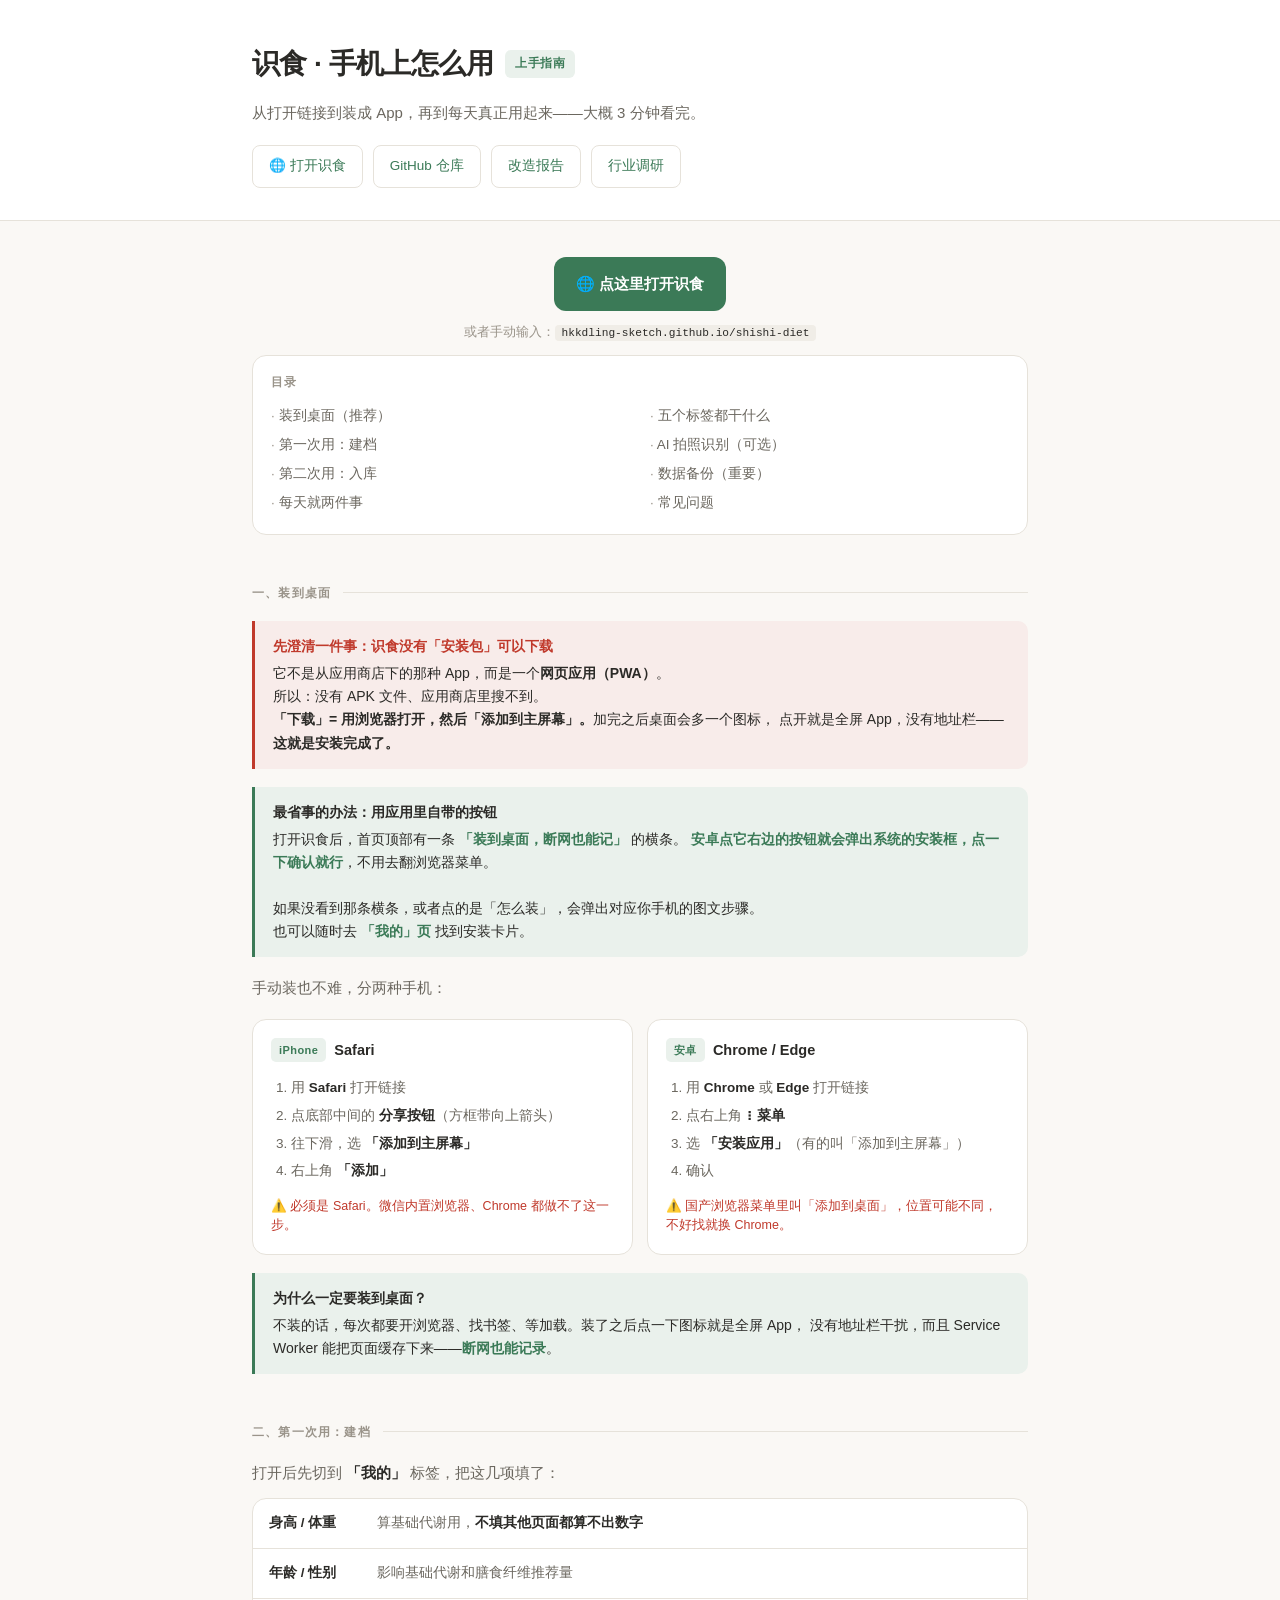
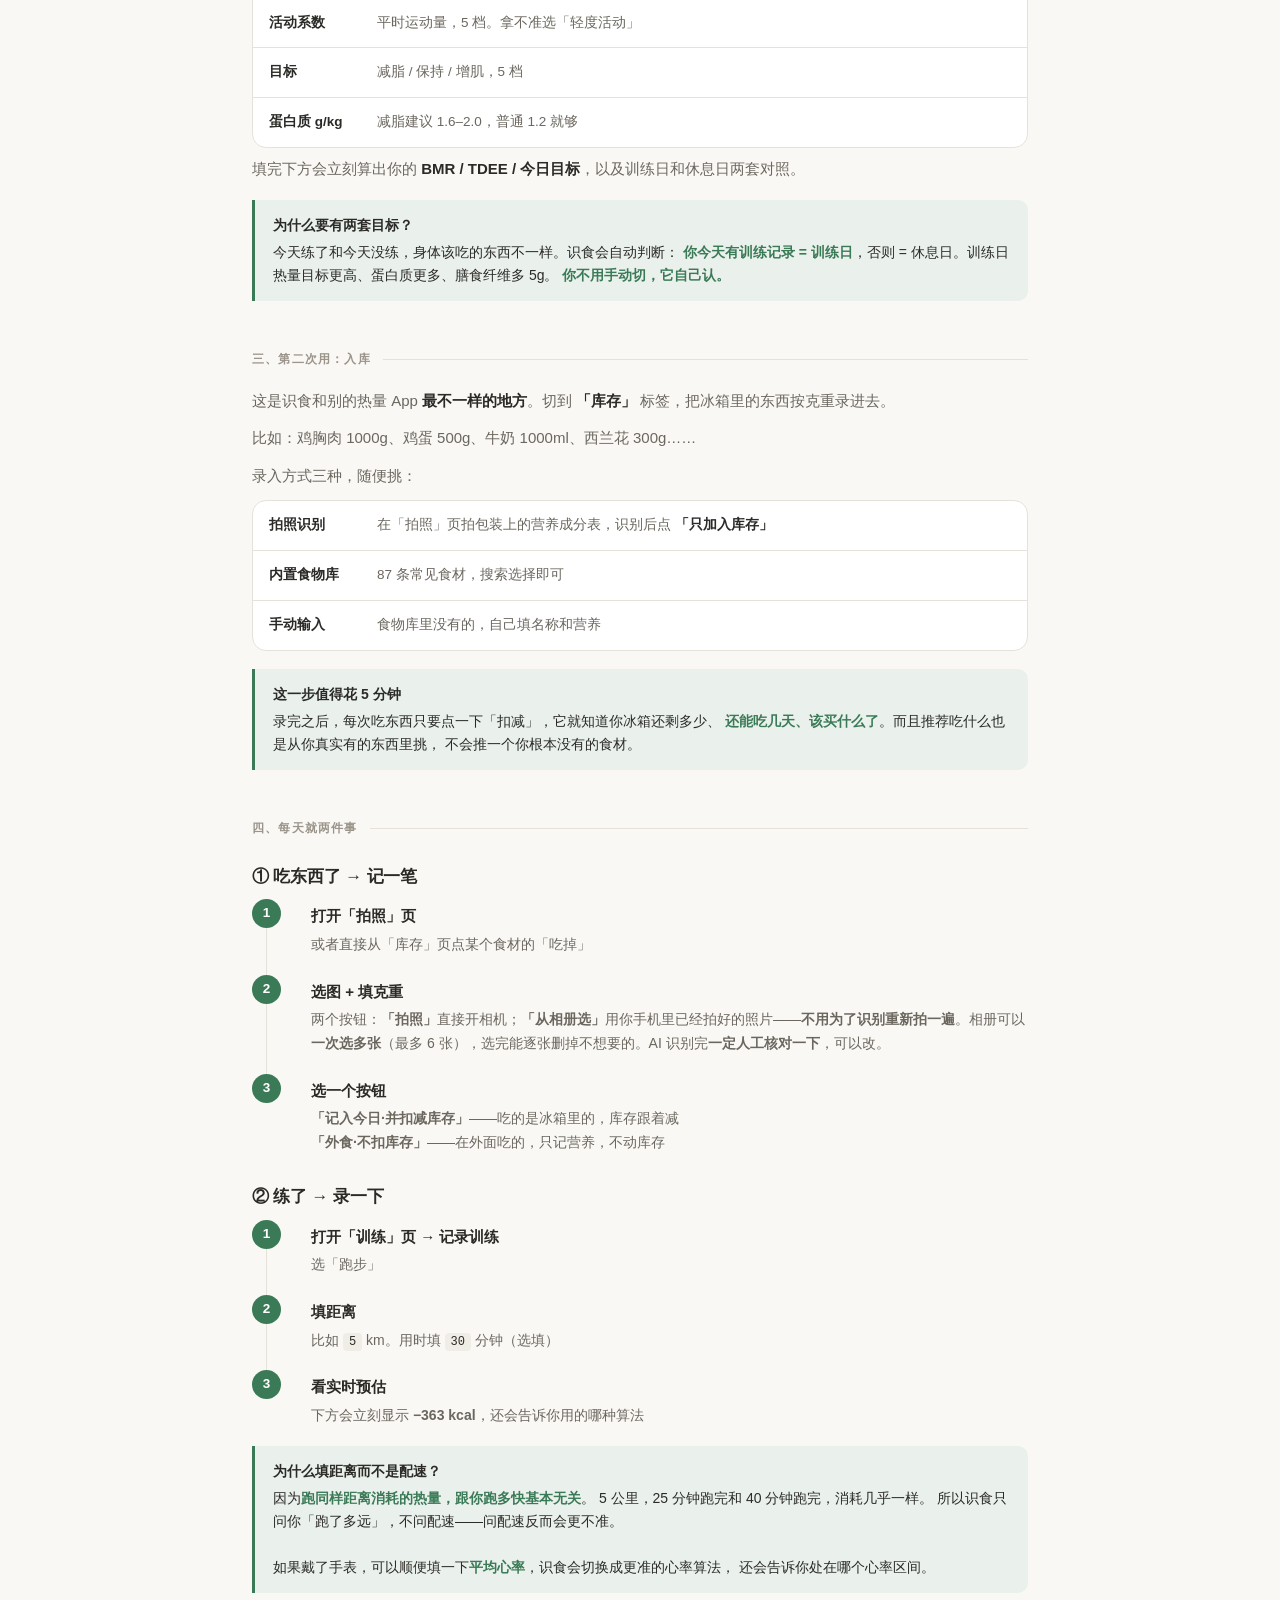
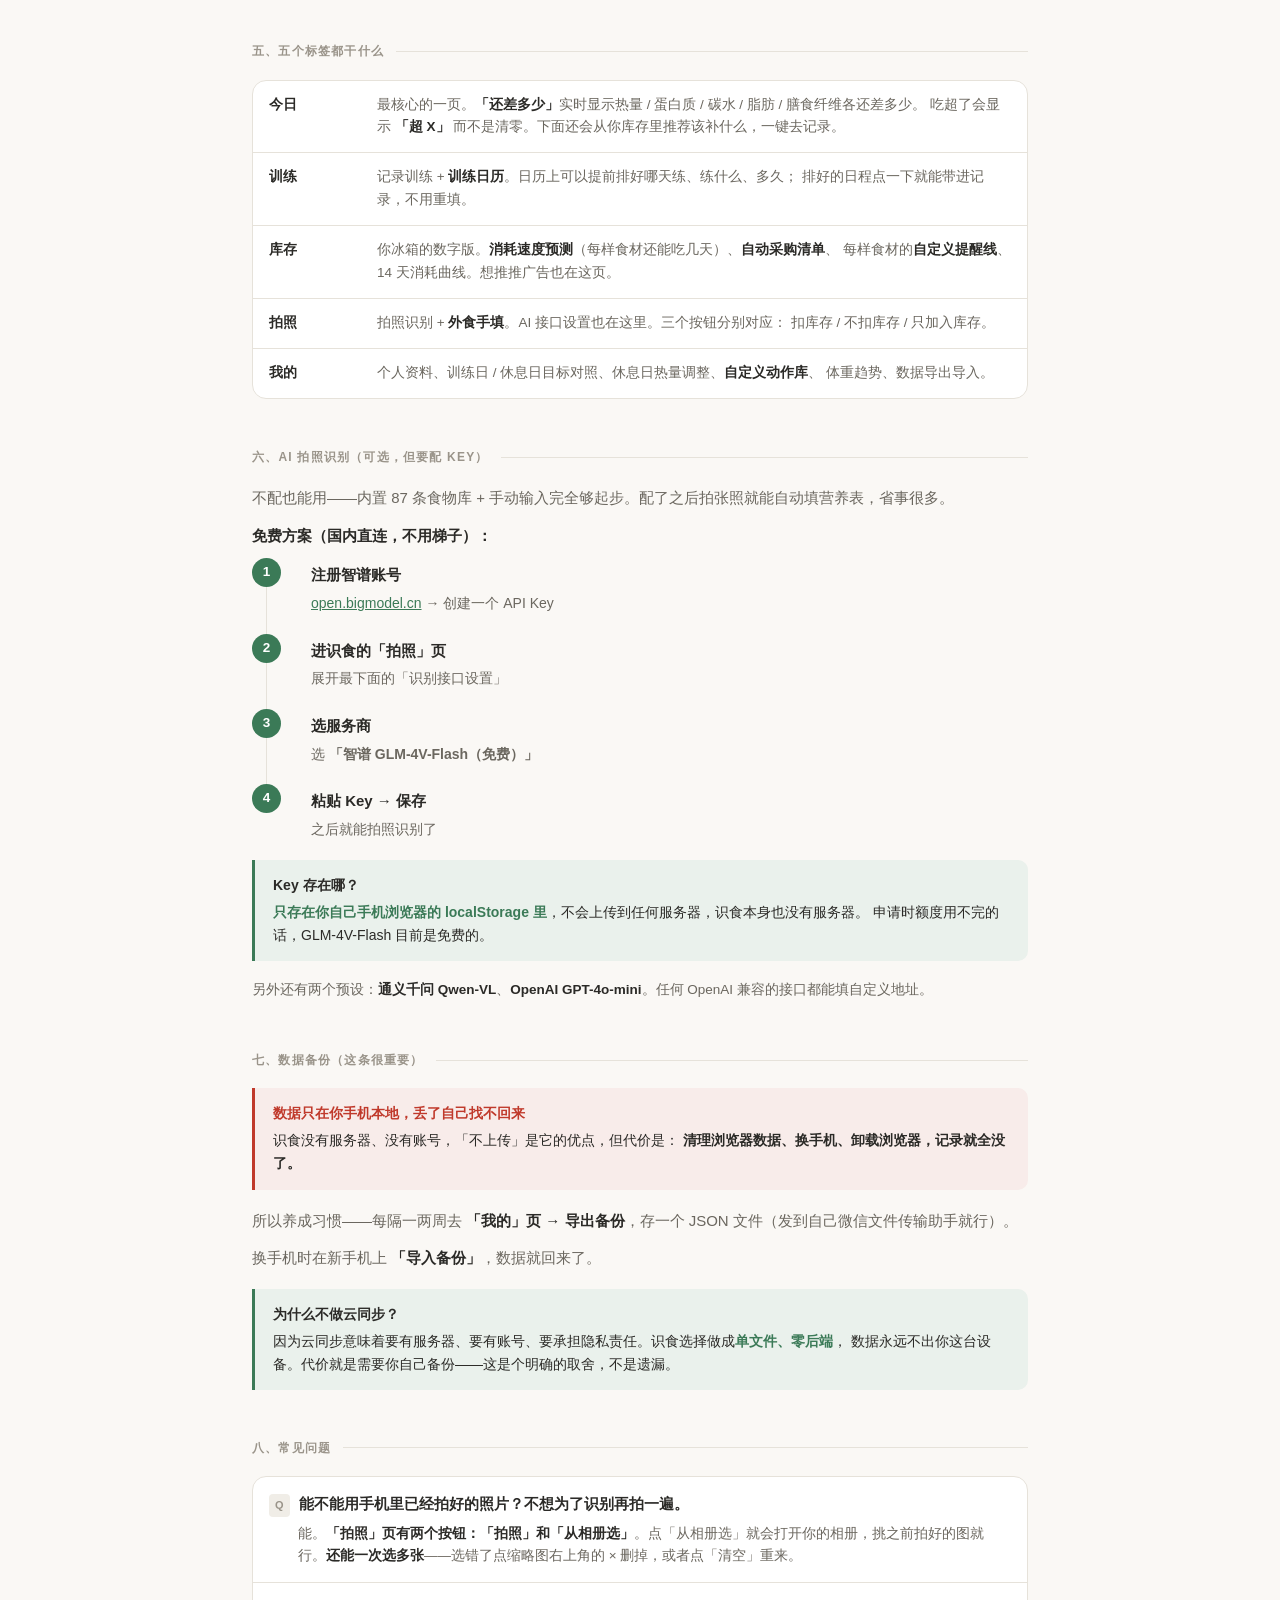
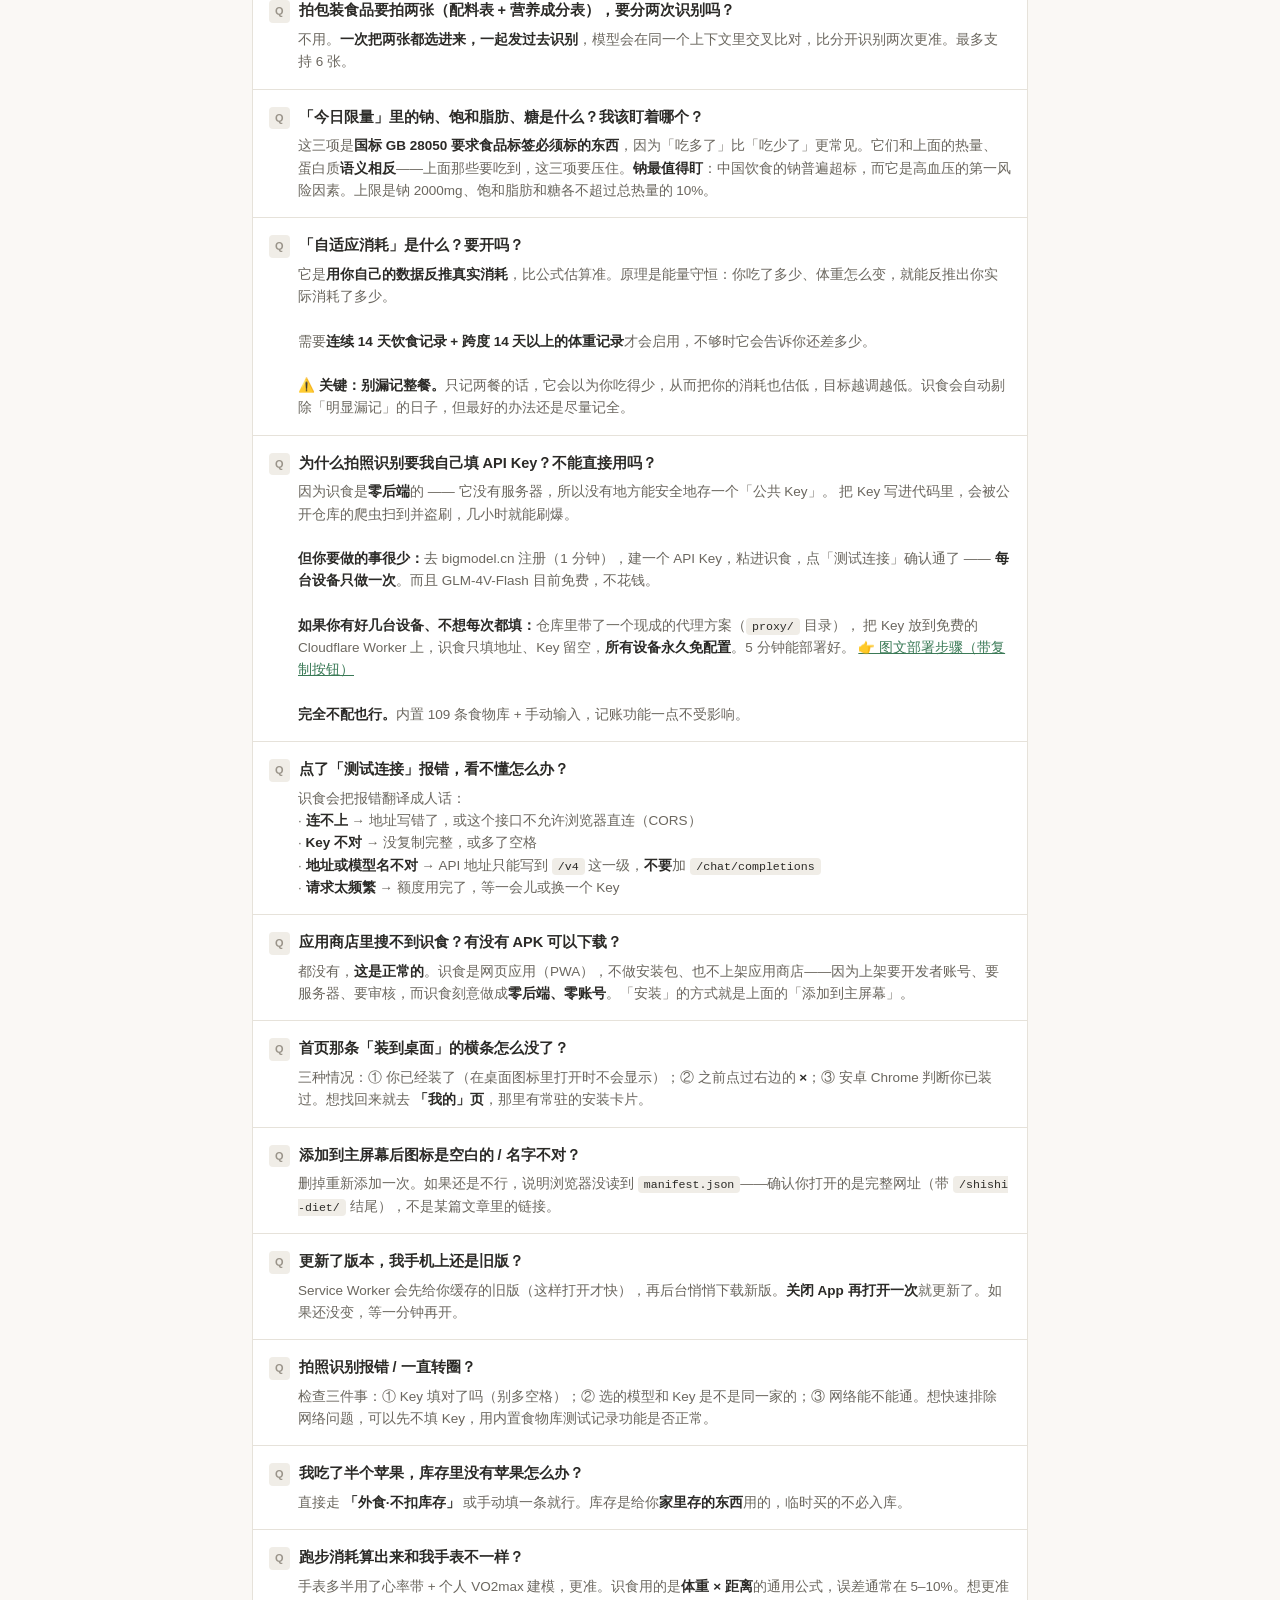
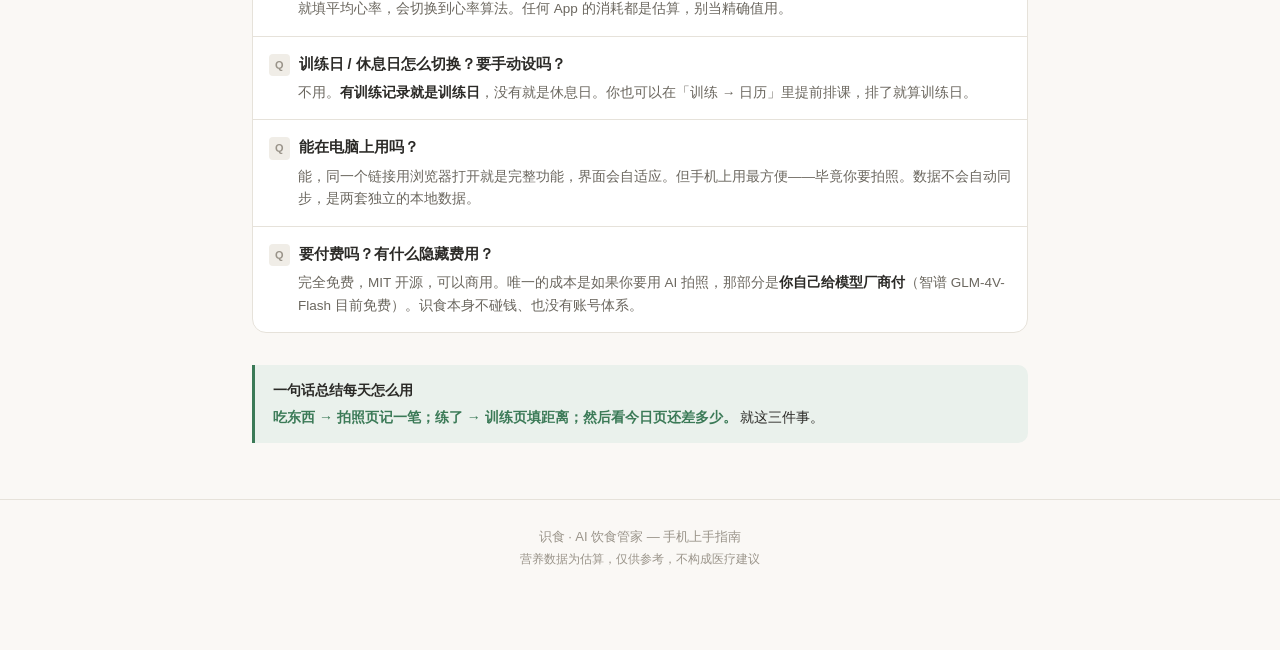
<file: guide/index.html>
<!DOCTYPE html>
<html lang="zh-CN">
<head>
<meta charset="UTF-8">
<meta name="viewport" content="width=device-width,initial-scale=1">
<link rel="icon" type="image/png" sizes="192x192" href="../icon-192.png">
<link rel="apple-touch-icon" href="../icon-192.png">
<title>识食 · 手机上怎么用</title>
<style>
:root{
  --canvas:#faf8f5; --surface:#fff; --surface-2:#f0ede7;
  --ink:#2b2a27; --ink-2:#6b675f; --ink-3:#9a948a;
  --line:#e6e2da;
  --accent:#3B7A57; --accent-soft:#eaf1ec;
  --danger:#c0392b; --warn:#b8860b;
}
@media(prefers-color-scheme:dark){
  :root{
    --canvas:#141412; --surface:#1c1b19; --surface-2:#26241f;
    --ink:#eae7e0; --ink-2:#a8a29a; --ink-3:#7a746b;
    --line:#2e2c28;
    --accent:#7fb894; --accent-soft:#1f2b23;
  }
}
*{box-sizing:border-box;margin:0;padding:0}
body{
  background:var(--canvas);color:var(--ink);
  font:15px/1.7 -apple-system,BlinkMacSystemFont,"Segoe UI","PingFang SC","Hiragino Sans GB","Microsoft YaHei",sans-serif;
  -webkit-font-smoothing:antialiased;
  padding:0 0 80px;
}
.wrap{max-width:820px;margin:0 auto;padding:0 22px}
header{
  border-bottom:1px solid var(--line);background:var(--surface);
  padding:40px 0 32px;margin-bottom:36px;
}
h1{font-size:28px;font-weight:650;letter-spacing:-.02em;display:flex;align-items:center;gap:12px;flex-wrap:wrap}
h1 .badge{
  font-size:11.5px;font-weight:600;letter-spacing:.04em;
  background:var(--accent-soft);color:var(--accent);
  padding:4px 10px;border-radius:6px;
}
header p{color:var(--ink-2);margin-top:12px;font-size:15px;max-width:640px}
header .links{margin-top:20px;display:flex;gap:10px;flex-wrap:wrap}
header .links a{
  color:var(--accent);text-decoration:none;font-size:13.5px;font-weight:500;
  border:1px solid var(--line);padding:9px 16px;border-radius:8px;
  transition:background .18s,border-color .18s;background:var(--surface);
}
header .links a:hover{background:var(--accent-soft);border-color:var(--accent)}

h2{
  font-size:12px;font-weight:600;letter-spacing:.1em;text-transform:uppercase;
  color:var(--ink-3);margin:48px 0 18px;display:flex;align-items:center;gap:12px;
}
h2::after{content:"";flex:1;height:1px;background:var(--line)}
h3{font-size:17px;font-weight:600;margin:0 0 10px;letter-spacing:-.01em}
p{margin:0 0 12px;color:var(--ink-2)}
p strong{color:var(--ink);font-weight:600}
code{
  font-family:ui-monospace,"SF Mono",Menlo,Consolas,monospace;
  font-size:.86em;background:var(--surface-2);padding:2px 6px;border-radius:4px;
  color:var(--ink);word-break:break-all;
}
a{color:var(--accent)}

/* 大按钮：手机上必须好点 */
.big{
  display:inline-flex;align-items:center;justify-content:center;gap:8px;
  background:var(--accent);color:#fff;text-decoration:none;
  padding:14px 22px;border-radius:12px;font-size:15px;font-weight:600;
  min-height:48px;
}
@media(prefers-color-scheme:dark){.big{color:#0c1310}}
.bigwrap{text-align:center;margin:26px 0 10px}

/* 步骤 */
.steps{counter-reset:s;list-style:none;margin:0 0 8px}
.steps>li{
  counter-increment:s;position:relative;
  padding:0 0 20px 44px;border-left:1px solid var(--line);margin-left:14px;
}
.steps>li:last-child{border-left-color:transparent;padding-bottom:0}
.steps>li::before{
  content:counter(s);
  position:absolute;left:-15px;top:-2px;
  width:29px;height:29px;border-radius:50%;
  background:var(--accent);color:#fff;
  font-size:13.5px;font-weight:700;
  display:flex;align-items:center;justify-content:center;
  font-variant-numeric:tabular-nums;
}
@media(prefers-color-scheme:dark){.steps>li::before{color:#0c1310}}
.steps>li .t{font-weight:600;font-size:15px;margin-bottom:4px;padding-top:2px}
.steps>li .d{font-size:14px;color:var(--ink-2)}

/* 平台卡 */
.plat{display:grid;grid-template-columns:1fr 1fr;gap:14px;margin:18px 0 6px}
.pc{border:1px solid var(--line);border-radius:14px;padding:18px;background:var(--surface)}
.pc .hd{display:flex;align-items:center;gap:8px;margin-bottom:12px}
.pc .hd b{font-size:14.5px;font-weight:600}
.pc .os{font-size:11px;font-weight:600;letter-spacing:.04em;padding:3px 8px;border-radius:5px;
  background:var(--accent-soft);color:var(--accent)}
.pc ol{margin:0;padding-left:20px;font-size:13.5px;color:var(--ink-2)}
.pc li{padding:3px 0;line-height:1.6}
.pc li b{color:var(--ink);font-weight:600}
.pc .warn{margin-top:12px;font-size:12.5px;color:var(--danger);line-height:1.55}

/* 表格 */
.tbl{border:1px solid var(--line);border-radius:14px;overflow:hidden;background:var(--surface);margin:6px 0 8px}
.tr{display:flex;gap:12px;padding:13px 16px;border-bottom:1px solid var(--line);font-size:14px;align-items:flex-start}
.tr:last-child{border-bottom:none}
.tr .k{flex:0 0 96px;font-weight:600;font-size:13.5px}
.tr .v{flex:1;color:var(--ink-2);font-size:13.5px}
.tr .v b{color:var(--ink)}

/* 提示块 */
.note{
  border-left:3px solid var(--accent);background:var(--accent-soft);
  padding:14px 18px;border-radius:0 10px 10px 0;margin:18px 0;
  font-size:14px;color:var(--ink);line-height:1.65;
}
.note b{color:var(--accent)}
.note .ti{font-weight:600;display:block;margin-bottom:4px}
.alert{
  border-left:3px solid var(--danger);background:#f8ecea;
  padding:14px 18px;border-radius:0 10px 10px 0;margin:18px 0;
  font-size:14px;color:var(--ink);line-height:1.65;
}
.alert .ti{font-weight:600;display:block;margin-bottom:4px;color:var(--danger)}
@media(prefers-color-scheme:dark){.alert{background:#2b1f1c}}

/* FAQ */
.faq{border:1px solid var(--line);border-radius:14px;overflow:hidden;background:var(--surface)}
.fq{padding:15px 16px;border-bottom:1px solid var(--line)}
.fq:last-child{border-bottom:none}
.fq .q{font-weight:600;font-size:14.5px;margin-bottom:6px;display:flex;gap:9px;align-items:flex-start}
.fq .q::before{content:"Q";font-size:11px;font-weight:700;background:var(--surface-2);
  color:var(--ink-3);padding:2px 6px;border-radius:4px;flex-shrink:0;margin-top:2px}
.fq .a{font-size:13.5px;color:var(--ink-2);padding-left:29px;line-height:1.65}
.fq .a b{color:var(--ink)}

nav.toc{
  border:1px solid var(--line);border-radius:14px;background:var(--surface);
  padding:16px 18px;margin:0 0 8px;
}
nav.toc .ti{font-size:12px;font-weight:600;letter-spacing:.08em;text-transform:uppercase;
  color:var(--ink-3);margin-bottom:10px}
nav.toc ol{margin:0;padding-left:0;list-style:none;columns:2;column-gap:20px}
nav.toc li{padding:3px 0;font-size:13.5px;break-inside:avoid}
nav.toc a{text-decoration:none;color:var(--ink-2)}
nav.toc a:hover{color:var(--accent)}
nav.toc a::before{content:"· ";color:var(--ink-3)}

footer{text-align:center;color:var(--ink-3);font-size:13px;margin-top:56px;
  padding-top:26px;border-top:1px solid var(--line)}

@media(max-width:640px){
  h1{font-size:22px}
  .plat{grid-template-columns:1fr}
  nav.toc ol{columns:1}
  .wrap{padding:0 18px}
  .tr{flex-direction:column;gap:4px}
  .tr .k{flex:none}
}
</style>
</head>
<body>
<header>
  <div class="wrap">
    <h1>识食 · 手机上怎么用 <span class="badge">上手指南</span></h1>
    <p>从打开链接到装成 App，再到每天真正用起来——大概 3 分钟看完。</p>
    <div class="links">
      <a href="https://hkkdling-sketch.github.io/shishi-diet/" target="_blank">🌐 打开识食</a>
      <a href="https://github.com/hkkdling-sketch/shishi-diet" target="_blank">GitHub 仓库</a>
      <a href="../report/">改造报告</a>
      <a href="../research/">行业调研</a>
    </div>
  </div>
</header>

<div class="wrap">

  <div class="bigwrap">
    <a class="big" href="https://hkkdling-sketch.github.io/shishi-diet/" target="_blank">🌐 点这里打开识食</a>
  </div>
  <p style="text-align:center;font-size:13px;color:var(--ink-3)">
    或者手动输入：<code>hkkdling-sketch.github.io/shishi-diet</code>
  </p>

  <nav class="toc">
    <div class="ti">目录</div>
    <ol>
      <li><a href="#install">装到桌面（推荐）</a></li>
      <li><a href="#start">第一次用：建档</a></li>
      <li><a href="#inv">第二次用：入库</a></li>
      <li><a href="#daily">每天就两件事</a></li>
      <li><a href="#tabs">五个标签都干什么</a></li>
      <li><a href="#ai">AI 拍照识别（可选）</a></li>
      <li><a href="#backup">数据备份（重要）</a></li>
      <li><a href="#faq">常见问题</a></li>
    </ol>
  </nav>

  <h2 id="install">一、装到桌面</h2>

  <div class="alert">
    <span class="ti">先澄清一件事：识食没有「安装包」可以下载</span>
    它不是从应用商店下的那种 App，而是一个<b>网页应用（PWA）</b>。<br>
    所以：没有 APK 文件、应用商店里搜不到。<br>
    <b>「下载」= 用浏览器打开，然后「添加到主屏幕」。</b>加完之后桌面会多一个图标，
    点开就是全屏 App，没有地址栏——<b>这就是安装完成了。</b>
  </div>

  <div class="note">
    <span class="ti">最省事的办法：用应用里自带的按钮</span>
    打开识食后，首页顶部有一条 <b>「装到桌面，断网也能记」</b> 的横条。
    <b>安卓点它右边的按钮就会弹出系统的安装框，点一下确认就行</b>，不用去翻浏览器菜单。<br><br>
    如果没看到那条横条，或者点的是「怎么装」，会弹出对应你手机的图文步骤。<br>
    也可以随时去 <b>「我的」页</b> 找到安装卡片。
  </div>

  <p>手动装也不难，分两种手机：</p>

  <div class="plat">
    <div class="pc">
      <div class="hd"><span class="os">iPhone</span><b>Safari</b></div>
      <ol>
        <li>用 <b>Safari</b> 打开链接</li>
        <li>点底部中间的 <b>分享按钮</b>（方框带向上箭头）</li>
        <li>往下滑，选 <b>「添加到主屏幕」</b></li>
        <li>右上角 <b>「添加」</b></li>
      </ol>
      <div class="warn">⚠️ 必须是 Safari。微信内置浏览器、Chrome 都做不了这一步。</div>
    </div>
    <div class="pc">
      <div class="hd"><span class="os">安卓</span><b>Chrome / Edge</b></div>
      <ol>
        <li>用 <b>Chrome</b> 或 <b>Edge</b> 打开链接</li>
        <li>点右上角 <b>⋮ 菜单</b></li>
        <li>选 <b>「安装应用」</b>（有的叫「添加到主屏幕」）</li>
        <li>确认</li>
      </ol>
      <div class="warn">⚠️ 国产浏览器菜单里叫「添加到桌面」，位置可能不同，不好找就换 Chrome。</div>
    </div>
  </div>

  <div class="note">
    <span class="ti">为什么一定要装到桌面？</span>
    不装的话，每次都要开浏览器、找书签、等加载。装了之后点一下图标就是全屏 App，
    没有地址栏干扰，而且 Service Worker 能把页面缓存下来——<b>断网也能记录</b>。
  </div>

  <h2 id="start">二、第一次用：建档</h2>
  <p>打开后先切到 <strong>「我的」</strong> 标签，把这几项填了：</p>
  <div class="tbl">
    <div class="tr"><div class="k">身高 / 体重</div><div class="v">算基础代谢用，<b>不填其他页面都算不出数字</b></div></div>
    <div class="tr"><div class="k">年龄 / 性别</div><div class="v">影响基础代谢和膳食纤维推荐量</div></div>
    <div class="tr"><div class="k">活动系数</div><div class="v">平时运动量，5 档。拿不准选「轻度活动」</div></div>
    <div class="tr"><div class="k">目标</div><div class="v">减脂 / 保持 / 增肌，5 档</div></div>
    <div class="tr"><div class="k">蛋白质 g/kg</div><div class="v">减脂建议 1.6–2.0，普通 1.2 就够</div></div>
  </div>
  <p>填完下方会立刻算出你的 <strong>BMR / TDEE / 今日目标</strong>，以及训练日和休息日两套对照。</p>

  <div class="note">
    <span class="ti">为什么要有两套目标？</span>
    今天练了和今天没练，身体该吃的东西不一样。识食会自动判断：
    <b>你今天有训练记录 = 训练日</b>，否则 = 休息日。训练日热量目标更高、蛋白质更多、膳食纤维多 5g。
    <b>你不用手动切，它自己认。</b>
  </div>

  <h2 id="inv">三、第二次用：入库</h2>
  <p>这是识食和别的热量 App <strong>最不一样的地方</strong>。切到 <strong>「库存」</strong> 标签，把冰箱里的东西按克重录进去。</p>
  <p>比如：鸡胸肉 1000g、鸡蛋 500g、牛奶 1000ml、西兰花 300g……</p>
  <p>录入方式三种，随便挑：</p>
  <div class="tbl">
    <div class="tr"><div class="k">拍照识别</div><div class="v">在「拍照」页拍包装上的营养成分表，识别后点 <b>「只加入库存」</b></div></div>
    <div class="tr"><div class="k">内置食物库</div><div class="v">87 条常见食材，搜索选择即可</div></div>
    <div class="tr"><div class="k">手动输入</div><div class="v">食物库里没有的，自己填名称和营养</div></div>
  </div>
  <div class="note">
    <span class="ti">这一步值得花 5 分钟</span>
    录完之后，每次吃东西只要点一下「扣减」，它就知道你冰箱还剩多少、
    <b>还能吃几天、该买什么了</b>。而且推荐吃什么也是从你真实有的东西里挑，
    不会推一个你根本没有的食材。
  </div>

  <h2 id="daily">四、每天就两件事</h2>

  <h3 style="margin-top:24px">① 吃东西了 → 记一笔</h3>
  <ol class="steps">
    <li><div class="t">打开「拍照」页</div><div class="d">或者直接从「库存」页点某个食材的「吃掉」</div></li>
    <li><div class="t">选图 + 填克重</div><div class="d">两个按钮：<b>「拍照」</b>直接开相机；<b>「从相册选」</b>用你手机里已经拍好的照片——<b>不用为了识别重新拍一遍</b>。相册可以<b>一次选多张</b>（最多 6 张），选完能逐张删掉不想要的。AI 识别完<b>一定人工核对一下</b>，可以改。</div></li>
    <li><div class="t">选一个按钮</div><div class="d">
      <b>「记入今日·并扣减库存」</b>——吃的是冰箱里的，库存跟着减<br>
      <b>「外食·不扣库存」</b>——在外面吃的，只记营养，不动库存
    </div></li>
  </ol>

  <h3 style="margin-top:28px">② 练了 → 录一下</h3>
  <ol class="steps">
    <li><div class="t">打开「训练」页 → 记录训练</div><div class="d">选「跑步」</div></li>
    <li><div class="t">填距离</div><div class="d">比如 <code>5</code> km。用时填 <code>30</code> 分钟（选填）</div></li>
    <li><div class="t">看实时预估</div><div class="d">下方会立刻显示 <b>−363 kcal</b>，还会告诉你用的哪种算法</div></li>
  </ol>

  <div class="note">
    <span class="ti">为什么填距离而不是配速？</span>
    因为<b>跑同样距离消耗的热量，跟你跑多快基本无关</b>。
    5 公里，25 分钟跑完和 40 分钟跑完，消耗几乎一样。
    所以识食只问你「跑了多远」，不问配速——问配速反而会更不准。<br><br>
    如果戴了手表，可以顺便填一下<b>平均心率</b>，识食会切换成更准的心率算法，
    还会告诉你处在哪个心率区间。
  </div>

  <h2 id="tabs">五、五个标签都干什么</h2>
  <div class="tbl">
    <div class="tr"><div class="k">今日</div><div class="v">
      最核心的一页。<b>「还差多少」</b>实时显示热量 / 蛋白质 / 碳水 / 脂肪 / 膳食纤维各还差多少。
      吃超了会显示 <b>「超 X」</b> 而不是清零。下面还会从你库存里推荐该补什么，一键去记录。
    </div></div>
    <div class="tr"><div class="k">训练</div><div class="v">
      记录训练 + <b>训练日历</b>。日历上可以提前排好哪天练、练什么、多久；
      排好的日程点一下就能带进记录，不用重填。
    </div></div>
    <div class="tr"><div class="k">库存</div><div class="v">
      你冰箱的数字版。<b>消耗速度预测</b>（每样食材还能吃几天）、<b>自动采购清单</b>、
      每样食材的<b>自定义提醒线</b>、14 天消耗曲线。想推推广告也在这页。
    </div></div>
    <div class="tr"><div class="k">拍照</div><div class="v">
      拍照识别 + <b>外食手填</b>。AI 接口设置也在这里。三个按钮分别对应：
      扣库存 / 不扣库存 / 只加入库存。
    </div></div>
    <div class="tr"><div class="k">我的</div><div class="v">
      个人资料、训练日 / 休息日目标对照、休息日热量调整、<b>自定义动作库</b>、
      体重趋势、数据导出导入。
    </div></div>
  </div>

  <h2 id="ai">六、AI 拍照识别（可选，但要配 Key）</h2>
  <p>不配也能用——内置 87 条食物库 + 手动输入完全够起步。配了之后拍张照就能自动填营养表，省事很多。</p>
  <p><strong>免费方案（国内直连，不用梯子）：</strong></p>
  <ol class="steps">
    <li><div class="t">注册智谱账号</div><div class="d"><a href="https://open.bigmodel.cn/" target="_blank">open.bigmodel.cn</a> → 创建一个 API Key</div></li>
    <li><div class="t">进识食的「拍照」页</div><div class="d">展开最下面的「识别接口设置」</div></li>
    <li><div class="t">选服务商</div><div class="d">选 <b>「智谱 GLM-4V-Flash（免费）」</b></div></li>
    <li><div class="t">粘贴 Key → 保存</div><div class="d">之后就能拍照识别了</div></li>
  </ol>
  <div class="note">
    <span class="ti">Key 存在哪？</span>
    <b>只存在你自己手机浏览器的 localStorage 里</b>，不会上传到任何服务器，识食本身也没有服务器。
    申请时额度用不完的话，GLM-4V-Flash 目前是免费的。
  </div>
  <p style="font-size:13.5px">另外还有两个预设：<strong>通义千问 Qwen-VL</strong>、<strong>OpenAI GPT-4o-mini</strong>。任何 OpenAI 兼容的接口都能填自定义地址。</p>

  <h2 id="backup">七、数据备份（这条很重要）</h2>
  <div class="alert">
    <span class="ti">数据只在你手机本地，丢了自己找不回来</span>
    识食没有服务器、没有账号，「不上传」是它的优点，但代价是：
    <b>清理浏览器数据、换手机、卸载浏览器，记录就全没了。</b>
  </div>
  <p>所以养成习惯——每隔一两周去 <strong>「我的」页 → 导出备份</strong>，存一个 JSON 文件（发到自己微信文件传输助手就行）。</p>
  <p>换手机时在新手机上 <strong>「导入备份」</strong>，数据就回来了。</p>
  <div class="note">
    <span class="ti">为什么不做云同步？</span>
    因为云同步意味着要有服务器、要有账号、要承担隐私责任。识食选择做成<b>单文件、零后端</b>，
    数据永远不出你这台设备。代价就是需要你自己备份——这是个明确的取舍，不是遗漏。
  </div>

  <h2 id="faq">八、常见问题</h2>
  <div class="faq">
    <div class="fq">
      <div class="q">能不能用手机里已经拍好的照片？不想为了识别再拍一遍。</div>
      <div class="a">能。<b>「拍照」页有两个按钮：「拍照」和「从相册选」</b>。点「从相册选」就会打开你的相册，挑之前拍好的图就行。<b>还能一次选多张</b>——选错了点缩略图右上角的 × 删掉，或者点「清空」重来。</div>
    </div>
    <div class="fq">
      <div class="q">拍包装食品要拍两张（配料表 + 营养成分表），要分两次识别吗？</div>
      <div class="a">不用。<b>一次把两张都选进来，一起发过去识别</b>，模型会在同一个上下文里交叉比对，比分开识别两次更准。最多支持 6 张。</div>
    </div>
    <div class="fq">
      <div class="q">「今日限量」里的钠、饱和脂肪、糖是什么？我该盯着哪个？</div>
      <div class="a">这三项是<b>国标 GB 28050 要求食品标签必须标的东西</b>，因为「吃多了」比「吃少了」更常见。它们和上面的热量、蛋白质<b>语义相反</b>——上面那些要吃到，这三项要压住。<b>钠最值得盯</b>：中国饮食的钠普遍超标，而它是高血压的第一风险因素。上限是钠 2000mg、饱和脂肪和糖各不超过总热量的 10%。</div>
    </div>
    <div class="fq">
      <div class="q">「自适应消耗」是什么？要开吗？</div>
      <div class="a">它是<b>用你自己的数据反推真实消耗</b>，比公式估算准。原理是能量守恒：你吃了多少、体重怎么变，就能反推出你实际消耗了多少。<br><br>需要<b>连续 14 天饮食记录 + 跨度 14 天以上的体重记录</b>才会启用，不够时它会告诉你还差多少。<br><br>⚠️ <b>关键：别漏记整餐。</b>只记两餐的话，它会以为你吃得少，从而把你的消耗也估低，目标越调越低。识食会自动剔除「明显漏记」的日子，但最好的办法还是尽量记全。</div>
    </div>
    <div class="fq">
      <div class="q">为什么拍照识别要我自己填 API Key？不能直接用吗？</div>
      <div class="a">
        因为识食是<b>零后端</b>的 —— 它没有服务器，所以没有地方能安全地存一个「公共 Key」。
        把 Key 写进代码里，会被公开仓库的爬虫扫到并盗刷，几小时就能刷爆。<br><br>
        <b>但你要做的事很少：</b>去 bigmodel.cn 注册（1 分钟），建一个 API Key，粘进识食，点「测试连接」确认通了 ——
        <b>每台设备只做一次</b>。而且 GLM-4V-Flash 目前免费，不花钱。<br><br>
        <b>如果你有好几台设备、不想每次都填：</b>仓库里带了一个现成的代理方案（<code>proxy/</code> 目录），
        把 Key 放到免费的 Cloudflare Worker 上，识食只填地址、Key 留空，<b>所有设备永久免配置</b>。5 分钟能部署好。
        <a href="../proxy/">👉 图文部署步骤（带复制按钮）</a><br><br>
        <b>完全不配也行。</b>内置 109 条食物库 + 手动输入，记账功能一点不受影响。
      </div>
    </div>
    <div class="fq">
      <div class="q">点了「测试连接」报错，看不懂怎么办？</div>
      <div class="a">识食会把报错翻译成人话：<br>
        · <b>连不上</b> → 地址写错了，或这个接口不允许浏览器直连（CORS）<br>
        · <b>Key 不对</b> → 没复制完整，或多了空格<br>
        · <b>地址或模型名不对</b> → API 地址只能写到 <code>/v4</code> 这一级，<b>不要</b>加 <code>/chat/completions</code><br>
        · <b>请求太频繁</b> → 额度用完了，等一会儿或换一个 Key</div>
    </div>
    <div class="fq">
      <div class="q">应用商店里搜不到识食？有没有 APK 可以下载？</div>
      <div class="a">都没有，<b>这是正常的</b>。识食是网页应用（PWA），不做安装包、也不上架应用商店——因为上架要开发者账号、要服务器、要审核，而识食刻意做成<b>零后端、零账号</b>。「安装」的方式就是上面的「添加到主屏幕」。</div>
    </div>
    <div class="fq">
      <div class="q">首页那条「装到桌面」的横条怎么没了？</div>
      <div class="a">三种情况：① 你已经装了（在桌面图标里打开时不会显示）；② 之前点过右边的 <b>×</b>；③ 安卓 Chrome 判断你已装过。想找回来就去 <b>「我的」页</b>，那里有常驻的安装卡片。</div>
    </div>
    <div class="fq">
      <div class="q">添加到主屏幕后图标是空白的 / 名字不对？</div>
      <div class="a">删掉重新添加一次。如果还是不行，说明浏览器没读到 <code>manifest.json</code>——确认你打开的是完整网址（带 <code>/shishi-diet/</code> 结尾），不是某篇文章里的链接。</div>
    </div>
    <div class="fq">
      <div class="q">更新了版本，我手机上还是旧版？</div>
      <div class="a">Service Worker 会先给你缓存的旧版（这样打开才快），再后台悄悄下载新版。<b>关闭 App 再打开一次</b>就更新了。如果还没变，等一分钟再开。</div>
    </div>
    <div class="fq">
      <div class="q">拍照识别报错 / 一直转圈？</div>
      <div class="a">检查三件事：① Key 填对了吗（别多空格）；② 选的模型和 Key 是不是同一家的；③ 网络能不能通。想快速排除网络问题，可以先不填 Key，用内置食物库测试记录功能是否正常。</div>
    </div>
    <div class="fq">
      <div class="q">我吃了半个苹果，库存里没有苹果怎么办？</div>
      <div class="a">直接走 <b>「外食·不扣库存」</b> 或手动填一条就行。库存是给你<b>家里存的东西</b>用的，临时买的不必入库。</div>
    </div>
    <div class="fq">
      <div class="q">跑步消耗算出来和我手表不一样？</div>
      <div class="a">手表多半用了心率带 + 个人 VO2max 建模，更准。识食用的是<b>体重 × 距离</b>的通用公式，误差通常在 5–10%。想更准就填平均心率，会切换到心率算法。任何 App 的消耗都是估算，别当精确值用。</div>
    </div>
    <div class="fq">
      <div class="q">训练日 / 休息日怎么切换？要手动设吗？</div>
      <div class="a">不用。<b>有训练记录就是训练日</b>，没有就是休息日。你也可以在「训练 → 日历」里提前排课，排了就算训练日。</div>
    </div>
    <div class="fq">
      <div class="q">能在电脑上用吗？</div>
      <div class="a">能，同一个链接用浏览器打开就是完整功能，界面会自适应。但手机上用最方便——毕竟你要拍照。数据不会自动同步，是两套独立的本地数据。</div>
    </div>
    <div class="fq">
      <div class="q">要付费吗？有什么隐藏费用？</div>
      <div class="a">完全免费，MIT 开源，可以商用。唯一的成本是如果你要用 AI 拍照，那部分是<b>你自己给模型厂商付</b>（智谱 GLM-4V-Flash 目前免费）。识食本身不碰钱、也没有账号体系。</div>
    </div>
  </div>

  <div class="note" style="margin-top:32px">
    <span class="ti">一句话总结每天怎么用</span>
    <b>吃东西 → 拍照页记一笔；练了 → 训练页填距离；然后看今日页还差多少。</b>
    就这三件事。
  </div>

</div>

<footer>
  <div class="wrap">
    识食 · AI 饮食管家 — 手机上手指南<br>
    <span style="font-size:12px">营养数据为估算，仅供参考，不构成医疗建议</span>
  </div>
</footer>

</body>
</html>
</file>
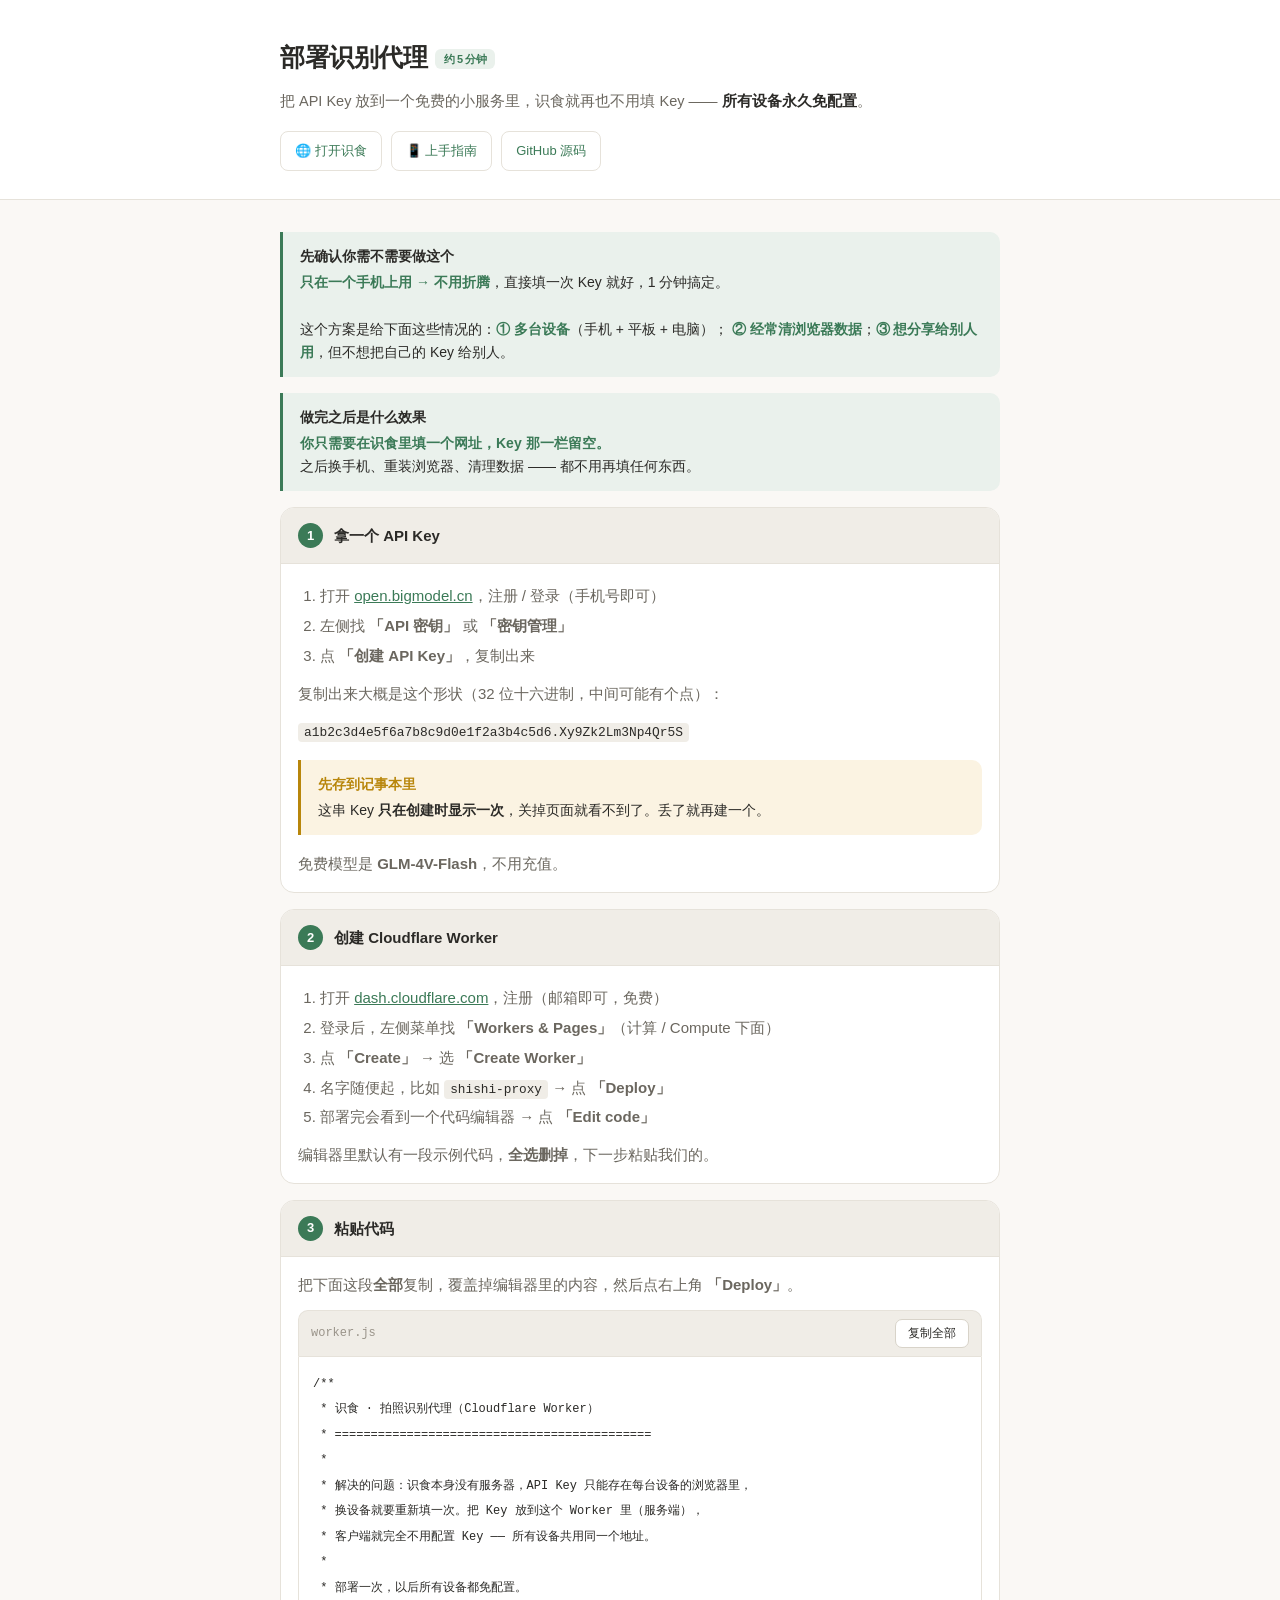
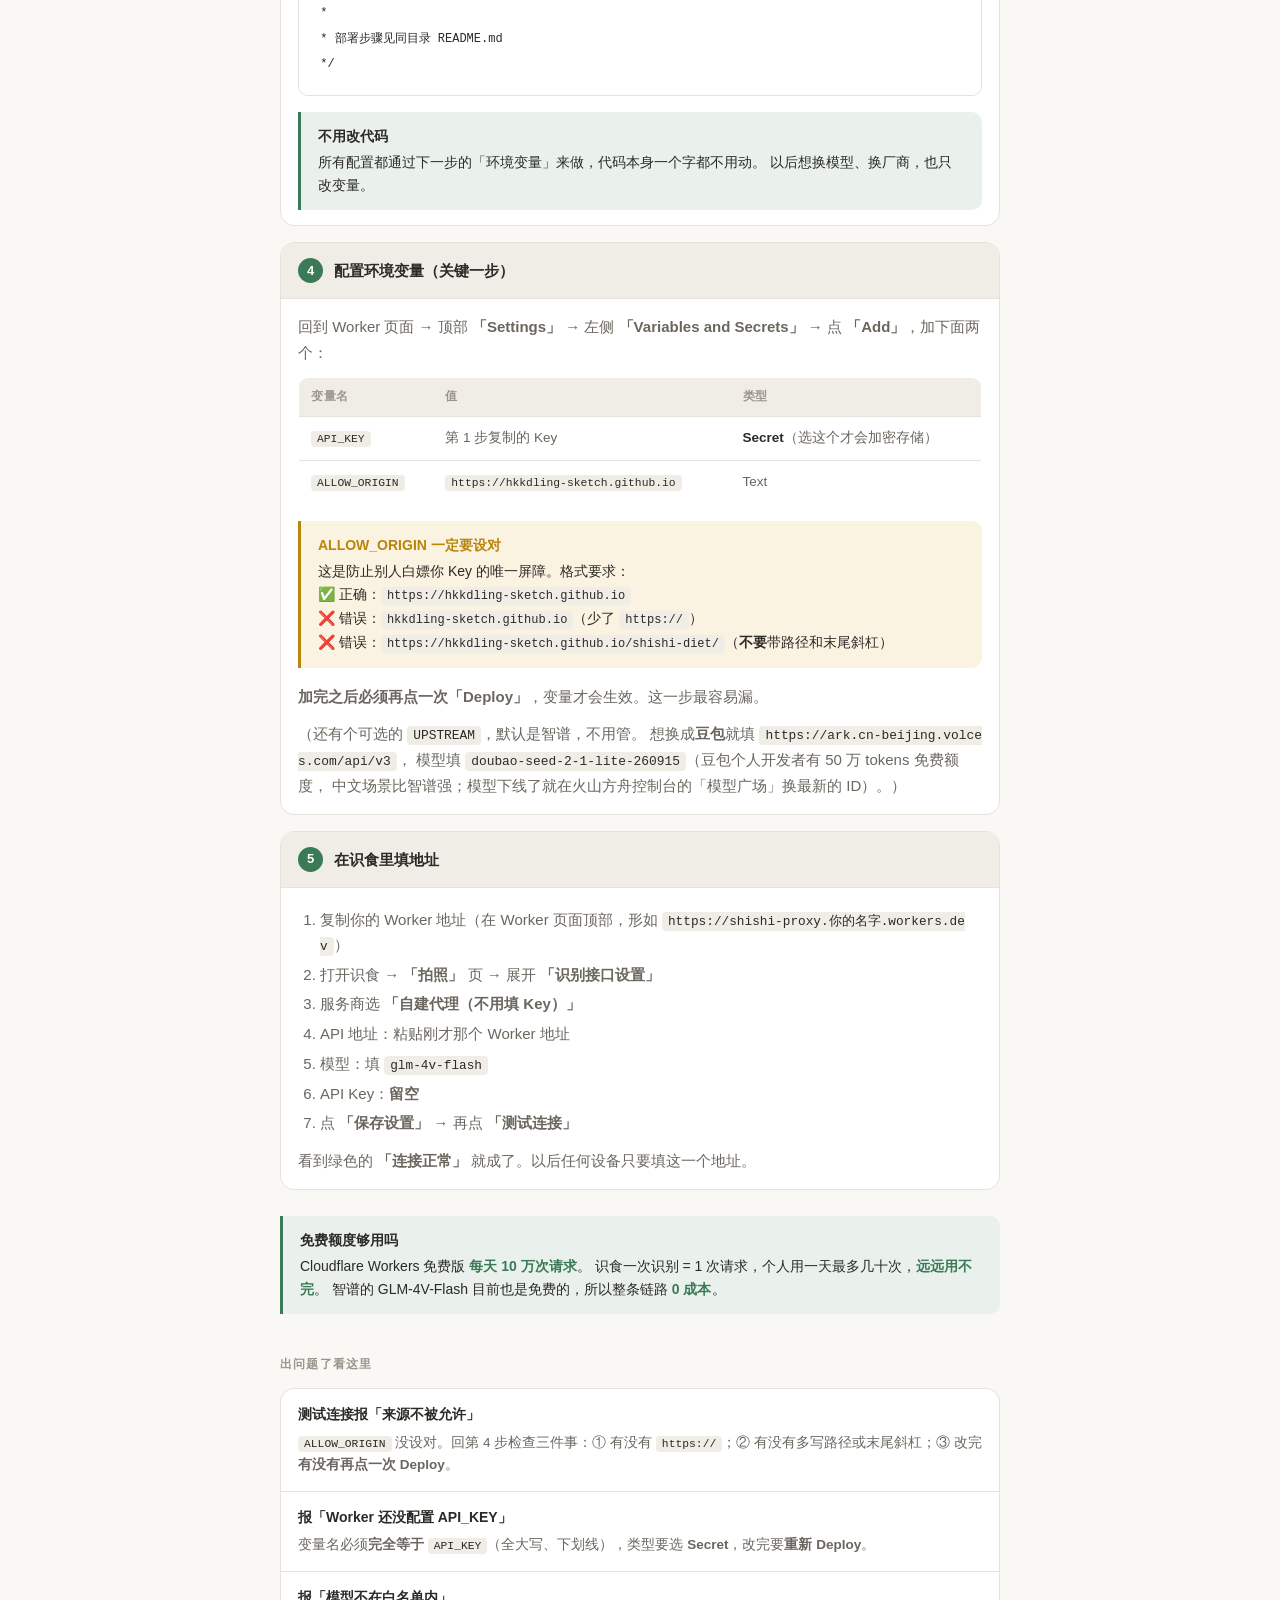
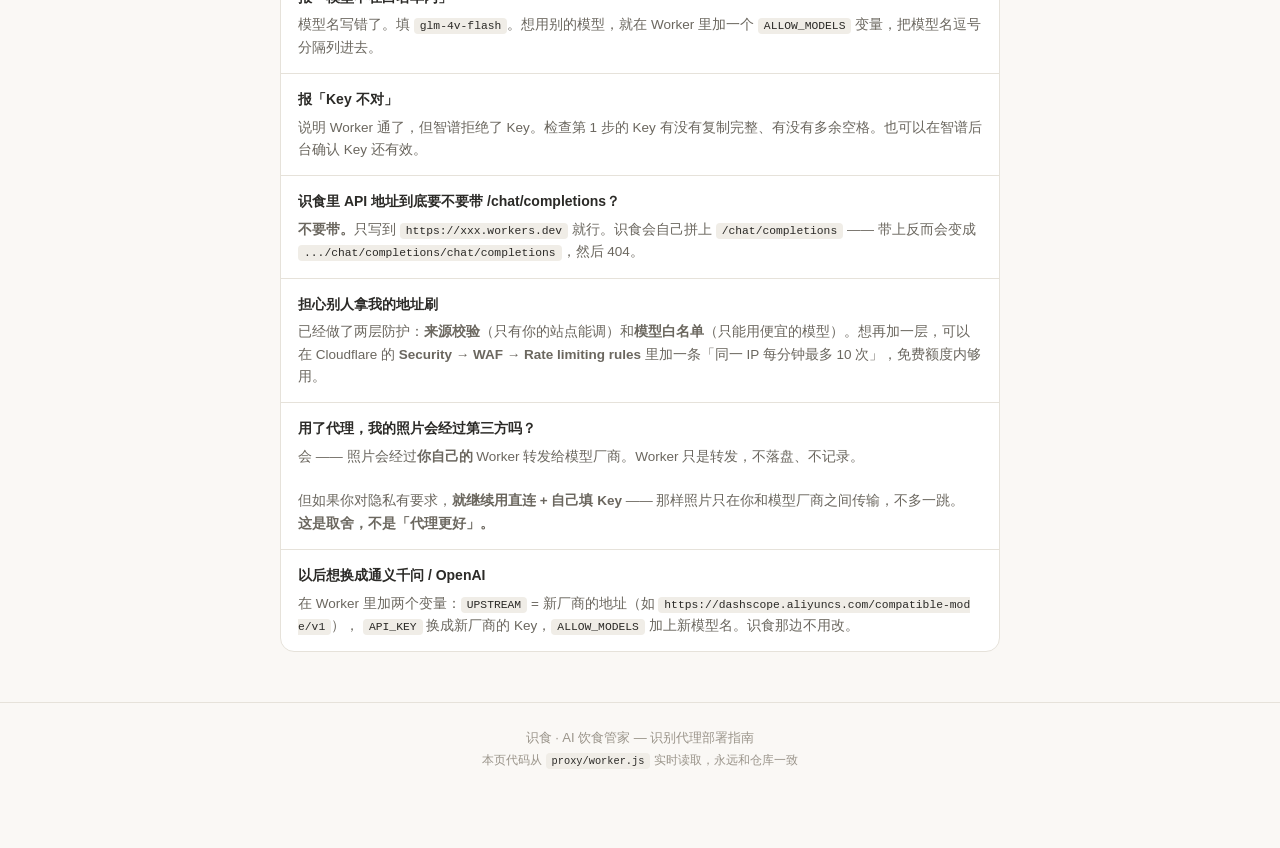
<file: proxy/index.html>
<!DOCTYPE html>
<html lang="zh-CN">
<head>
<meta charset="UTF-8">
<meta name="viewport" content="width=device-width,initial-scale=1">
<link rel="icon" type="image/png" sizes="192x192" href="../icon-192.png">
<title>识食 · 部署识别代理</title>
<style>
:root{
  --canvas:#faf8f5; --surface:#fff; --surface-2:#f0ede7;
  --ink:#2b2a27; --ink-2:#6b675f; --ink-3:#9a948a;
  --line:#e6e2da; --line-2:#d8d3c9;
  --accent:#3B7A57; --accent-soft:#eaf1ec;
  --danger:#c0392b; --warn:#b8860b;
}
@media(prefers-color-scheme:dark){
  :root{
    --canvas:#141412; --surface:#1c1b19; --surface-2:#26241f;
    --ink:#eae7e0; --ink-2:#a8a29a; --ink-3:#7a746b;
    --line:#2e2c28; --line-2:#3a3833;
    --accent:#7fb894; --accent-soft:#1f2b23;
    --danger:#e07a6a; --warn:#d4a33c;
  }
}
*{box-sizing:border-box;margin:0;padding:0}
body{background:var(--canvas);color:var(--ink);
  font:15px/1.7 -apple-system,BlinkMacSystemFont,"Segoe UI","PingFang SC","Hiragino Sans GB","Microsoft YaHei",sans-serif;
  -webkit-font-smoothing:antialiased;padding:0 0 80px}
.wrap{max-width:760px;margin:0 auto;padding:0 20px}
header{border-bottom:1px solid var(--line);background:var(--surface);padding:36px 0 28px;margin-bottom:32px}
h1{font-size:25px;font-weight:650;letter-spacing:-.02em}
h1 .badge{font-size:11px;font-weight:600;background:var(--accent-soft);color:var(--accent);
  padding:4px 9px;border-radius:6px;vertical-align:middle;margin-left:8px}
header p{color:var(--ink-2);margin-top:10px;font-size:14.5px;max-width:600px}
header .links{margin-top:18px;display:flex;gap:9px;flex-wrap:wrap}
header .links a{color:var(--accent);text-decoration:none;font-size:13px;font-weight:500;
  border:1px solid var(--line);padding:8px 14px;border-radius:8px;background:var(--surface)}
header .links a:hover{background:var(--accent-soft);border-color:var(--accent)}
p{margin:0 0 12px;color:var(--ink-2)}
p strong,li strong{color:var(--ink);font-weight:600}
code{font-family:ui-monospace,"SF Mono",Menlo,Consolas,monospace;font-size:.86em;
  background:var(--surface-2);padding:2px 6px;border-radius:4px;color:var(--ink);word-break:break-all}
a{color:var(--accent)}

.note{border-left:3px solid var(--accent);background:var(--accent-soft);
  padding:13px 17px;border-radius:0 10px 10px 0;margin:16px 0;font-size:14px;color:var(--ink);line-height:1.65}
.note b{color:var(--accent)}
.note .ti{font-weight:600;display:block;margin-bottom:3px}
.warnbox{border-left:3px solid var(--warn);background:#fbf3e2;padding:13px 17px;
  border-radius:0 10px 10px 0;margin:16px 0;font-size:14px;color:var(--ink);line-height:1.65}
.warnbox .ti{font-weight:600;display:block;margin-bottom:3px;color:var(--warn)}
@media(prefers-color-scheme:dark){.warnbox{background:#2b2718}}

.step{border:1px solid var(--line);border-radius:14px;background:var(--surface);margin:16px 0;overflow:hidden}
.step .sh{display:flex;align-items:center;gap:11px;padding:15px 17px;border-bottom:1px solid var(--line);background:var(--surface-2)}
.step .n{width:25px;height:25px;border-radius:50%;background:var(--accent);color:#fff;
  font-size:13px;font-weight:700;display:grid;place-items:center;flex-shrink:0}
.step .st{font-weight:600;font-size:15px}
.step .sb{padding:15px 17px}
.step .sb>*:last-child{margin-bottom:0}
ol,ul{margin:0 0 12px;padding-left:22px;color:var(--ink-2)}
li{margin:5px 0;line-height:1.65}
li code{font-size:.85em}

table{width:100%;border-collapse:collapse;margin:10px 0 14px;font-size:13.5px;
  border:1px solid var(--line);border-radius:10px;overflow:hidden}
th{background:var(--surface-2);text-align:left;padding:9px 12px;font-size:11.5px;
  letter-spacing:.05em;text-transform:uppercase;color:var(--ink-3);font-weight:600}
td{padding:10px 12px;border-top:1px solid var(--line);color:var(--ink-2);vertical-align:top}
td b{color:var(--ink)}
td code{font-size:.84em}

.codebox{position:relative;margin:12px 0}
.codebox .cb-top{display:flex;align-items:center;gap:8px;background:var(--surface-2);
  border:1px solid var(--line);border-bottom:none;border-radius:10px 10px 0 0;padding:8px 12px}
.codebox .cb-name{font-size:12px;color:var(--ink-3);font-family:ui-monospace,monospace}
.codebox .cb-copy{margin-left:auto;font-size:12px;padding:5px 12px;border-radius:7px;
  border:1px solid var(--line-2);background:var(--surface);color:var(--ink);cursor:pointer;font-weight:500}
.codebox .cb-copy:hover{border-color:var(--accent);color:var(--accent)}
.codebox pre{margin:0;border:1px solid var(--line);border-radius:0 0 10px 10px;
  background:var(--surface);padding:14px;overflow:auto;max-height:340px}
.codebox code{background:none;padding:0;font-size:12px;line-height:1.6;white-space:pre;color:var(--ink)}

.faq{border:1px solid var(--line);border-radius:14px;overflow:hidden;background:var(--surface);margin:14px 0}
.fq{border-bottom:1px solid var(--line);padding:14px 17px}
.fq:last-child{border-bottom:none}
.fq .q{font-weight:600;font-size:14px;margin-bottom:5px}
.fq .a{font-size:13.5px;color:var(--ink-2);line-height:1.65}
.fq .a code{font-size:.84em}

footer{text-align:center;color:var(--ink-3);font-size:13px;margin-top:50px;padding-top:24px;border-top:1px solid var(--line)}
@media(max-width:600px){
  h1{font-size:20px}.wrap{padding:0 16px}
  table{font-size:12.5px}th,td{padding:8px 9px}
}
</style>
</head>
<body>
<header>
  <div class="wrap">
    <h1>部署识别代理<span class="badge">约 5 分钟</span></h1>
    <p>把 API Key 放到一个免费的小服务里，识食就再也不用填 Key —— <strong>所有设备永久免配置</strong>。</p>
    <div class="links">
      <a href="https://hkkdling-sketch.github.io/shishi-diet/">🌐 打开识食</a>
      <a href="https://hkkdling-sketch.github.io/shishi-diet/guide/">📱 上手指南</a>
      <a href="https://github.com/hkkdling-sketch/shishi-diet/tree/main/proxy" target="_blank">GitHub 源码</a>
    </div>
  </div>
</header>

<div class="wrap">

  <div class="note">
    <span class="ti">先确认你需不需要做这个</span>
    <b>只在一个手机上用 → 不用折腾</b>，直接填一次 Key 就好，1 分钟搞定。<br><br>
    这个方案是给下面这些情况的：<b>① 多台设备</b>（手机 + 平板 + 电脑）；
    <b>② 经常清浏览器数据</b>；<b>③ 想分享给别人用</b>，但不想把自己的 Key 给别人。
  </div>

  <div class="note">
    <span class="ti">做完之后是什么效果</span>
    <b>你只需要在识食里填一个网址，Key 那一栏留空。</b><br>
    之后换手机、重装浏览器、清理数据 —— 都不用再填任何东西。
  </div>

  <!-- ============ 步骤 1 ============ -->
  <div class="step">
    <div class="sh"><span class="n">1</span><span class="st">拿一个 API Key</span></div>
    <div class="sb">
      <ol>
        <li>打开 <a href="https://open.bigmodel.cn/" target="_blank">open.bigmodel.cn</a>，注册 / 登录（手机号即可）</li>
        <li>左侧找 <b>「API 密钥」</b> 或 <b>「密钥管理」</b></li>
        <li>点 <b>「创建 API Key」</b>，复制出来</li>
      </ol>
      <p>复制出来大概是这个形状（32 位十六进制，中间可能有个点）：</p>
      <p><code>a1b2c3d4e5f6a7b8c9d0e1f2a3b4c5d6.Xy9Zk2Lm3Np4Qr5S</code></p>
      <div class="warnbox">
        <span class="ti">先存到记事本里</span>
        这串 Key <b>只在创建时显示一次</b>，关掉页面就看不到了。丢了就再建一个。
      </div>
      <p style="margin-bottom:0">免费模型是 <b>GLM-4V-Flash</b>，不用充值。</p>
    </div>
  </div>

  <!-- ============ 步骤 2 ============ -->
  <div class="step">
    <div class="sh"><span class="n">2</span><span class="st">创建 Cloudflare Worker</span></div>
    <div class="sb">
      <ol>
        <li>打开 <a href="https://dash.cloudflare.com/sign-up" target="_blank">dash.cloudflare.com</a>，注册（邮箱即可，免费）</li>
        <li>登录后，左侧菜单找 <b>「Workers &amp; Pages」</b>（计算 / Compute 下面）</li>
        <li>点 <b>「Create」</b> → 选 <b>「Create Worker」</b></li>
        <li>名字随便起，比如 <code>shishi-proxy</code> → 点 <b>「Deploy」</b></li>
        <li>部署完会看到一个代码编辑器 → 点 <b>「Edit code」</b></li>
      </ol>
      <p style="margin-bottom:0">编辑器里默认有一段示例代码，<b>全选删掉</b>，下一步粘贴我们的。</p>
    </div>
  </div>

  <!-- ============ 步骤 3 ============ -->
  <div class="step">
    <div class="sh"><span class="n">3</span><span class="st">粘贴代码</span></div>
    <div class="sb">
      <p>把下面这段<b>全部</b>复制，覆盖掉编辑器里的内容，然后点右上角 <b>「Deploy」</b>。</p>
      <div class="codebox">
        <div class="cb-top">
          <span class="cb-name">worker.js</span>
          <button class="cb-copy" id="copyBtn">复制全部</button>
        </div>
        <pre><code id="workerCode">加载中…</code></pre>
      </div>
      <div class="note">
        <span class="ti">不用改代码</span>
        所有配置都通过下一步的「环境变量」来做，代码本身一个字都不用动。
        以后想换模型、换厂商，也只改变量。
      </div>
    </div>
  </div>

  <!-- ============ 步骤 4 ============ -->
  <div class="step">
    <div class="sh"><span class="n">4</span><span class="st">配置环境变量（关键一步）</span></div>
    <div class="sb">
      <p>回到 Worker 页面 → 顶部 <b>「Settings」</b> → 左侧 <b>「Variables and Secrets」</b> → 点 <b>「Add」</b>，加下面两个：</p>
      <table>
        <tr><th>变量名</th><th>值</th><th>类型</th></tr>
        <tr>
          <td><code>API_KEY</code></td>
          <td>第 1 步复制的 Key</td>
          <td><b>Secret</b>（选这个才会加密存储）</td>
        </tr>
        <tr>
          <td><code>ALLOW_ORIGIN</code></td>
          <td><code>https://hkkdling-sketch.github.io</code></td>
          <td>Text</td>
        </tr>
      </table>
      <div class="warnbox">
        <span class="ti">ALLOW_ORIGIN 一定要设对</span>
        这是防止别人白嫖你 Key 的唯一屏障。格式要求：<br>
        ✅ 正确：<code>https://hkkdling-sketch.github.io</code><br>
        ❌ 错误：<code>hkkdling-sketch.github.io</code>（少了 <code>https://</code>）<br>
        ❌ 错误：<code>https://hkkdling-sketch.github.io/shishi-diet/</code>（<b>不要</b>带路径和末尾斜杠）
      </div>
      <p><b>加完之后必须再点一次「Deploy」</b>，变量才会生效。这一步最容易漏。</p>
      <p style="margin-bottom:0">（还有个可选的 <code>UPSTREAM</code>，默认是智谱，不用管。
        想换成<b>豆包</b>就填 <code>https://ark.cn-beijing.volces.com/api/v3</code>，
        模型填 <code>doubao-seed-2-1-lite-260915</code>（豆包个人开发者有 50 万 tokens 免费额度，
        中文场景比智谱强；模型下线了就在火山方舟控制台的「模型广场」换最新的 ID）。）</p>
    </div>
  </div>

  <!-- ============ 步骤 5 ============ -->
  <div class="step">
    <div class="sh"><span class="n">5</span><span class="st">在识食里填地址</span></div>
    <div class="sb">
      <ol>
        <li>复制你的 Worker 地址（在 Worker 页面顶部，形如 <code>https://shishi-proxy.你的名字.workers.dev</code>）</li>
        <li>打开识食 → <b>「拍照」</b> 页 → 展开 <b>「识别接口设置」</b></li>
        <li>服务商选 <b>「自建代理（不用填 Key）」</b></li>
        <li>API 地址：粘贴刚才那个 Worker 地址</li>
        <li>模型：填 <code>glm-4v-flash</code></li>
        <li>API Key：<b>留空</b></li>
        <li>点 <b>「保存设置」</b> → 再点 <b>「测试连接」</b></li>
      </ol>
      <p style="margin-bottom:0">看到绿色的 <b>「连接正常」</b> 就成了。以后任何设备只要填这一个地址。</p>
    </div>
  </div>

  <div class="note" style="margin-top:26px">
    <span class="ti">免费额度够用吗</span>
    Cloudflare Workers 免费版 <b>每天 10 万次请求</b>。
    识食一次识别 = 1 次请求，个人用一天最多几十次，<b>远远用不完</b>。
    智谱的 GLM-4V-Flash 目前也是免费的，所以整条链路 <b>0 成本</b>。
  </div>

  <h2 style="font-size:12px;font-weight:600;letter-spacing:.1em;text-transform:uppercase;
      color:var(--ink-3);margin:40px 0 14px">出问题了看这里</h2>

  <div class="faq">
    <div class="fq">
      <div class="q">测试连接报「来源不被允许」</div>
      <div class="a"><code>ALLOW_ORIGIN</code> 没设对。回第 4 步检查三件事：① 有没有 <code>https://</code>；② 有没有多写路径或末尾斜杠；③ 改完<b>有没有再点一次 Deploy</b>。</div>
    </div>
    <div class="fq">
      <div class="q">报「Worker 还没配置 API_KEY」</div>
      <div class="a">变量名必须<b>完全等于</b> <code>API_KEY</code>（全大写、下划线），类型要选 <b>Secret</b>，改完要<b>重新 Deploy</b>。</div>
    </div>
    <div class="fq">
      <div class="q">报「模型不在白名单内」</div>
      <div class="a">模型名写错了。填 <code>glm-4v-flash</code>。想用别的模型，就在 Worker 里加一个 <code>ALLOW_MODELS</code> 变量，把模型名逗号分隔列进去。</div>
    </div>
    <div class="fq">
      <div class="q">报「Key 不对」</div>
      <div class="a">说明 Worker 通了，但智谱拒绝了 Key。检查第 1 步的 Key 有没有复制完整、有没有多余空格。也可以在智谱后台确认 Key 还有效。</div>
    </div>
    <div class="fq">
      <div class="q">识食里 API 地址到底要不要带 /chat/completions？</div>
      <div class="a"><b>不要带。</b>只写到 <code>https://xxx.workers.dev</code> 就行。识食会自己拼上 <code>/chat/completions</code> —— 带上反而会变成 <code>.../chat/completions/chat/completions</code>，然后 404。</div>
    </div>
    <div class="fq">
      <div class="q">担心别人拿我的地址刷</div>
      <div class="a">已经做了两层防护：<b>来源校验</b>（只有你的站点能调）和<b>模型白名单</b>（只能用便宜的模型）。想再加一层，可以在 Cloudflare 的 <b>Security → WAF → Rate limiting rules</b> 里加一条「同一 IP 每分钟最多 10 次」，免费额度内够用。</div>
    </div>
    <div class="fq">
      <div class="q">用了代理，我的照片会经过第三方吗？</div>
      <div class="a">会 —— 照片会经过<b>你自己的</b> Worker 转发给模型厂商。Worker 只是转发，不落盘、不记录。<br><br>
        但如果你对隐私有要求，<b>就继续用直连 + 自己填 Key</b> —— 那样照片只在你和模型厂商之间传输，不多一跳。
        <b>这是取舍，不是「代理更好」。</b></div>
    </div>
    <div class="fq">
      <div class="q">以后想换成通义千问 / OpenAI</div>
      <div class="a">在 Worker 里加两个变量：<code>UPSTREAM</code> = 新厂商的地址（如 <code>https://dashscope.aliyuncs.com/compatible-mode/v1</code>），
        <code>API_KEY</code> 换成新厂商的 Key，<code>ALLOW_MODELS</code> 加上新模型名。识食那边不用改。</div>
    </div>
  </div>

</div>

<footer>
  <div class="wrap">
    识食 · AI 饮食管家 — 识别代理部署指南<br>
    <span style="font-size:12px">本页代码从 <code>proxy/worker.js</code> 实时读取，永远和仓库一致</span>
  </div>
</footer>

<script>
(function(){
  var el = document.getElementById('workerCode');
  var btn = document.getElementById('copyBtn');
  fetch('worker.js').then(function(r){
    if(!r.ok) throw new Error('HTTP ' + r.status);
    return r.text();
  }).then(function(t){
    el.textContent = t;
    btn.textContent = '复制全部';
  }).catch(function(e){
    el.textContent = '读取失败（' + e.message + '）。请直接打开仓库里的 proxy/worker.js 复制。';
    btn.style.display = 'none';
  });
  btn.addEventListener('click', function(){
    var t = el.textContent;
    var done = function(){ btn.textContent = '已复制 ✓'; setTimeout(function(){ btn.textContent = '复制全部'; }, 2000); };
    if(navigator.clipboard && navigator.clipboard.writeText){
      navigator.clipboard.writeText(t).then(done).catch(function(){ fallback(); });
    } else { fallback(); }
    function fallback(){
      var ta = document.createElement('textarea');
      ta.value = t; ta.style.position = 'fixed'; ta.style.opacity = '0';
      document.body.appendChild(ta); ta.select();
      try{ document.execCommand('copy'); done(); }catch(err){ btn.textContent = '请手动全选复制'; }
      document.body.removeChild(ta);
    }
  });
})();
</script>
</body>
</html>
</file>
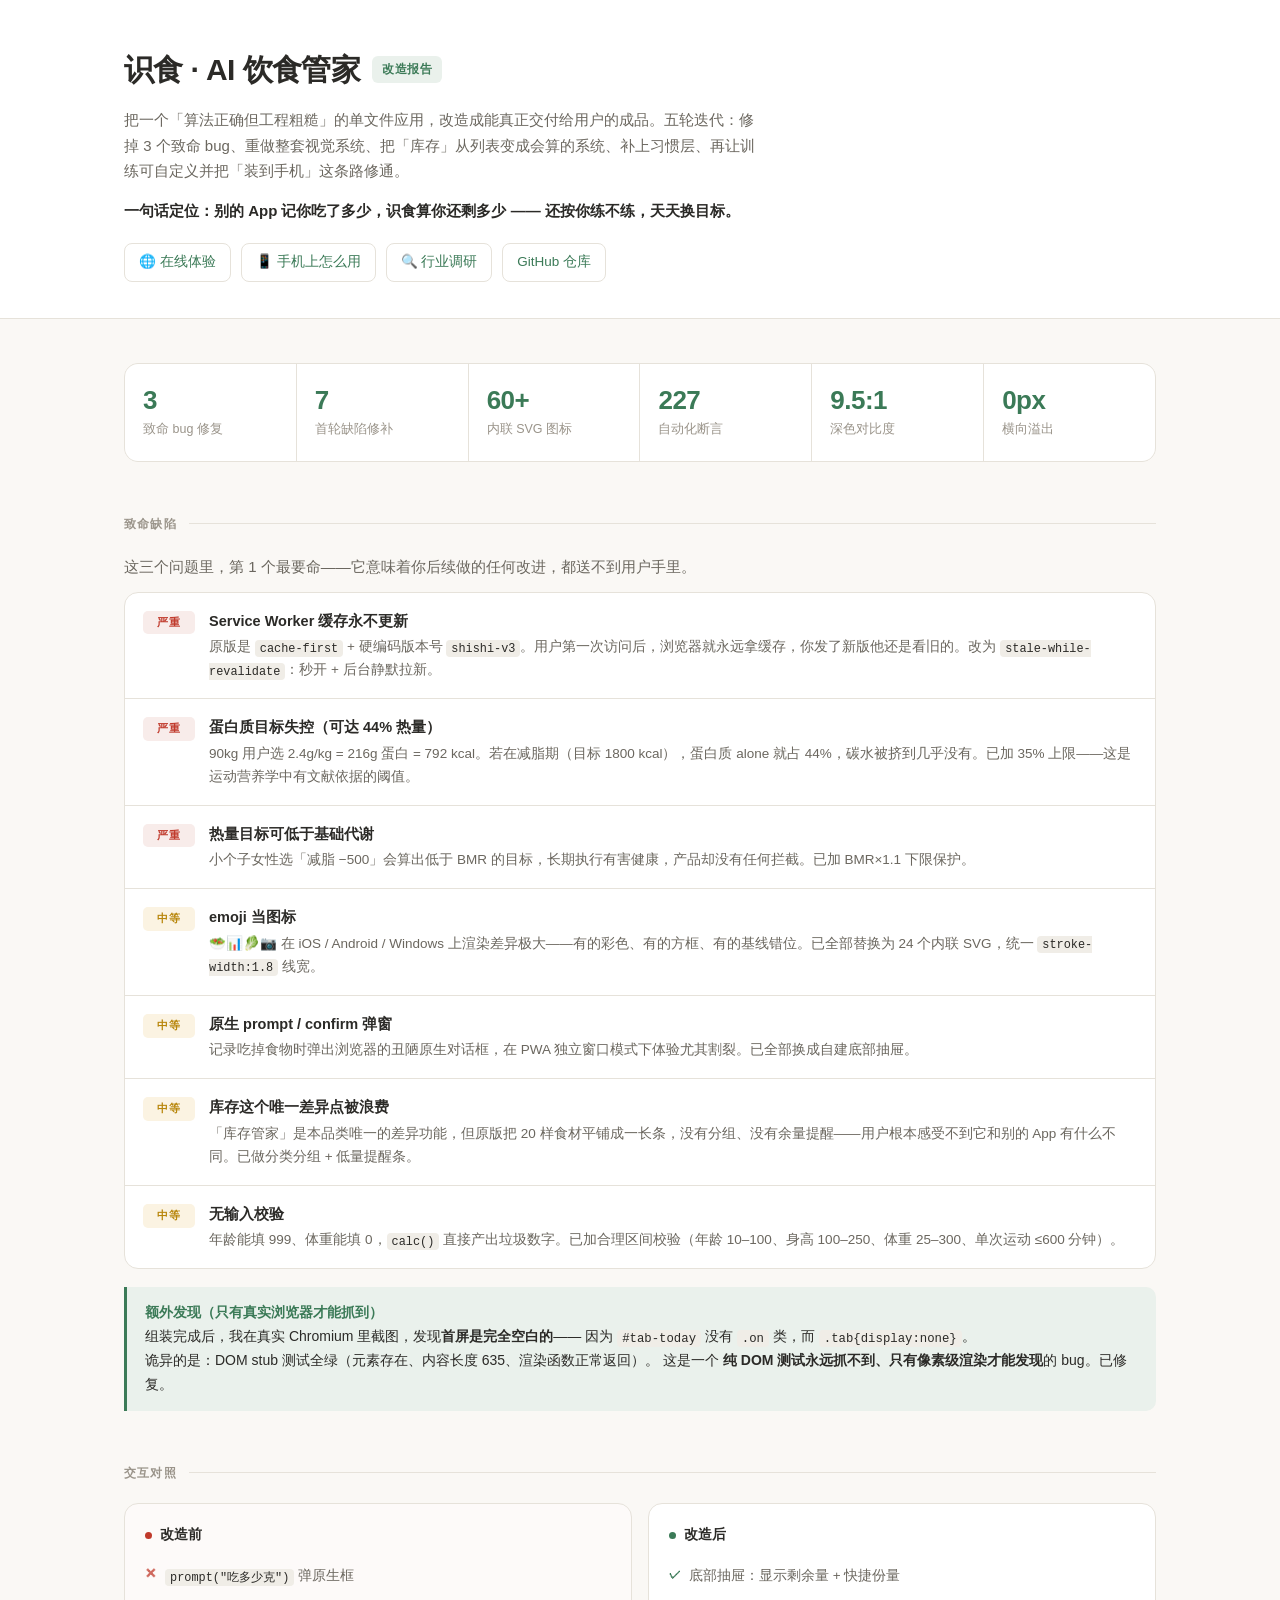
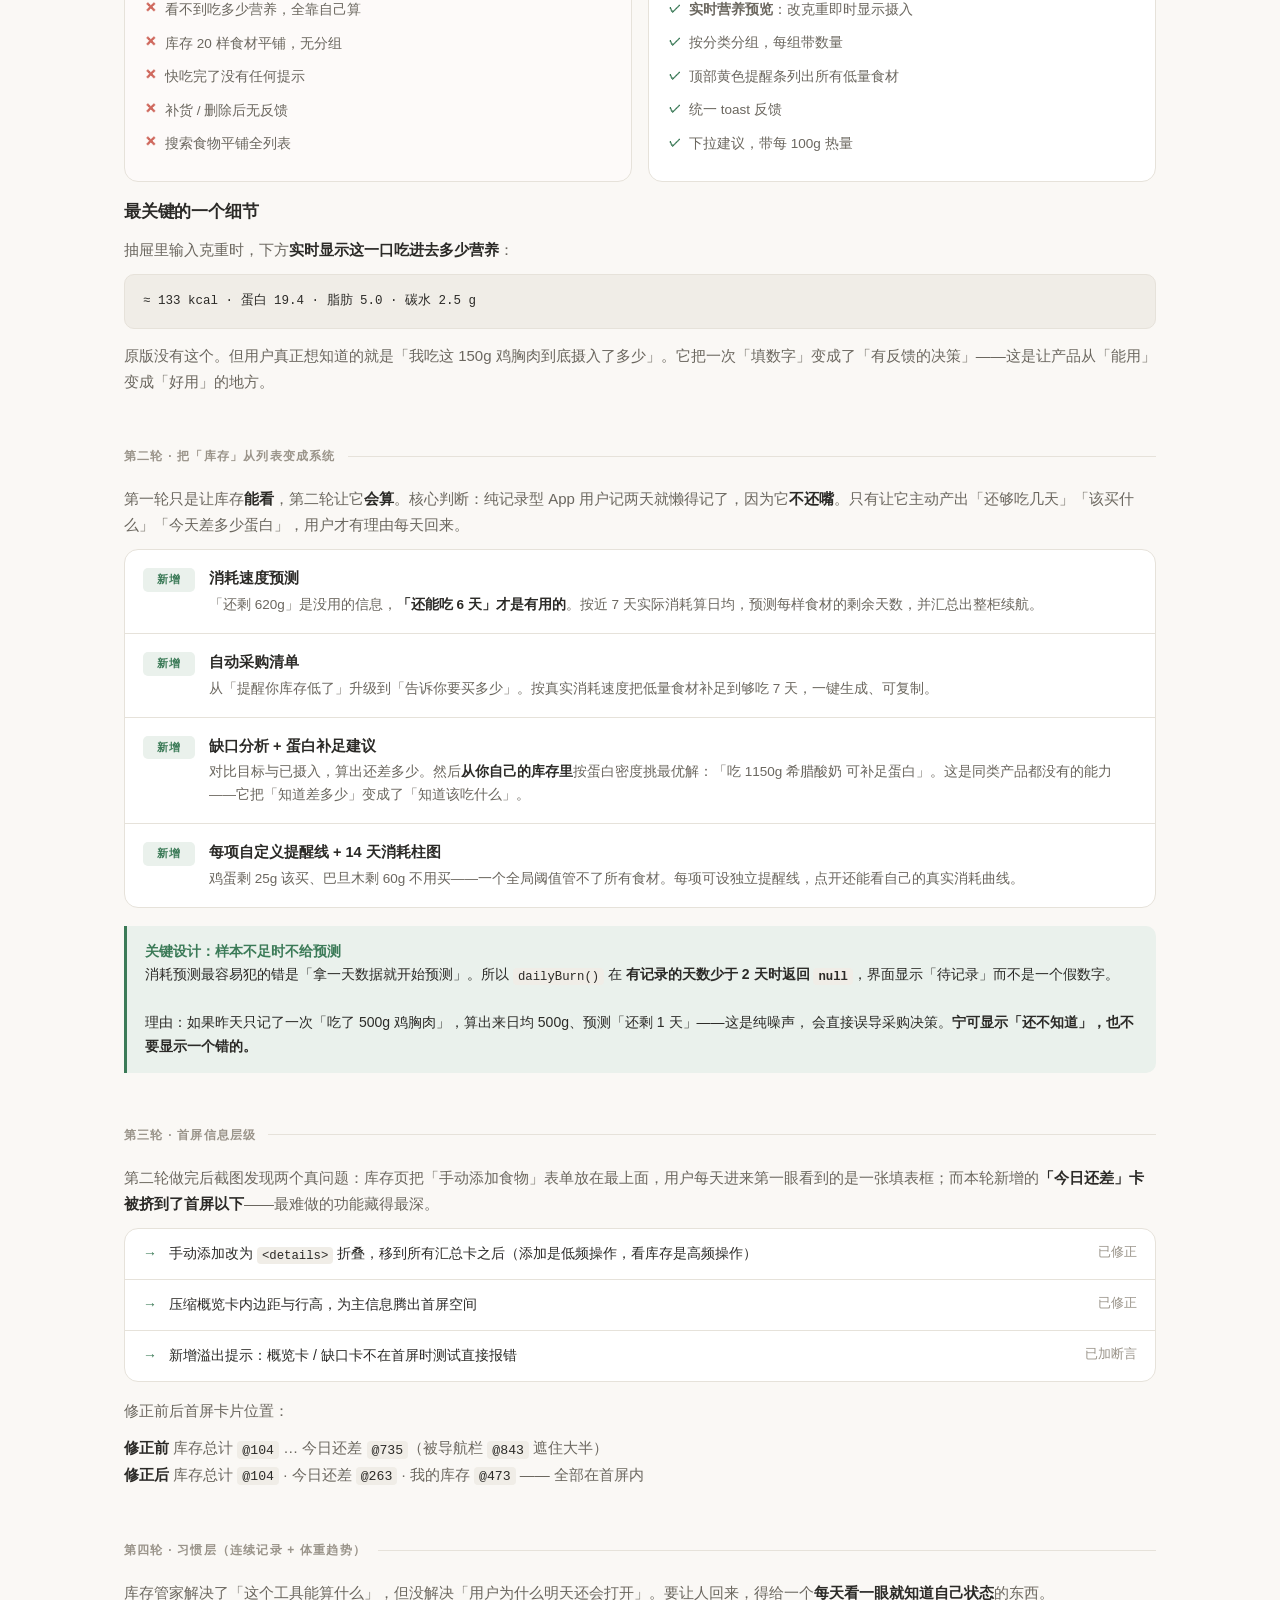
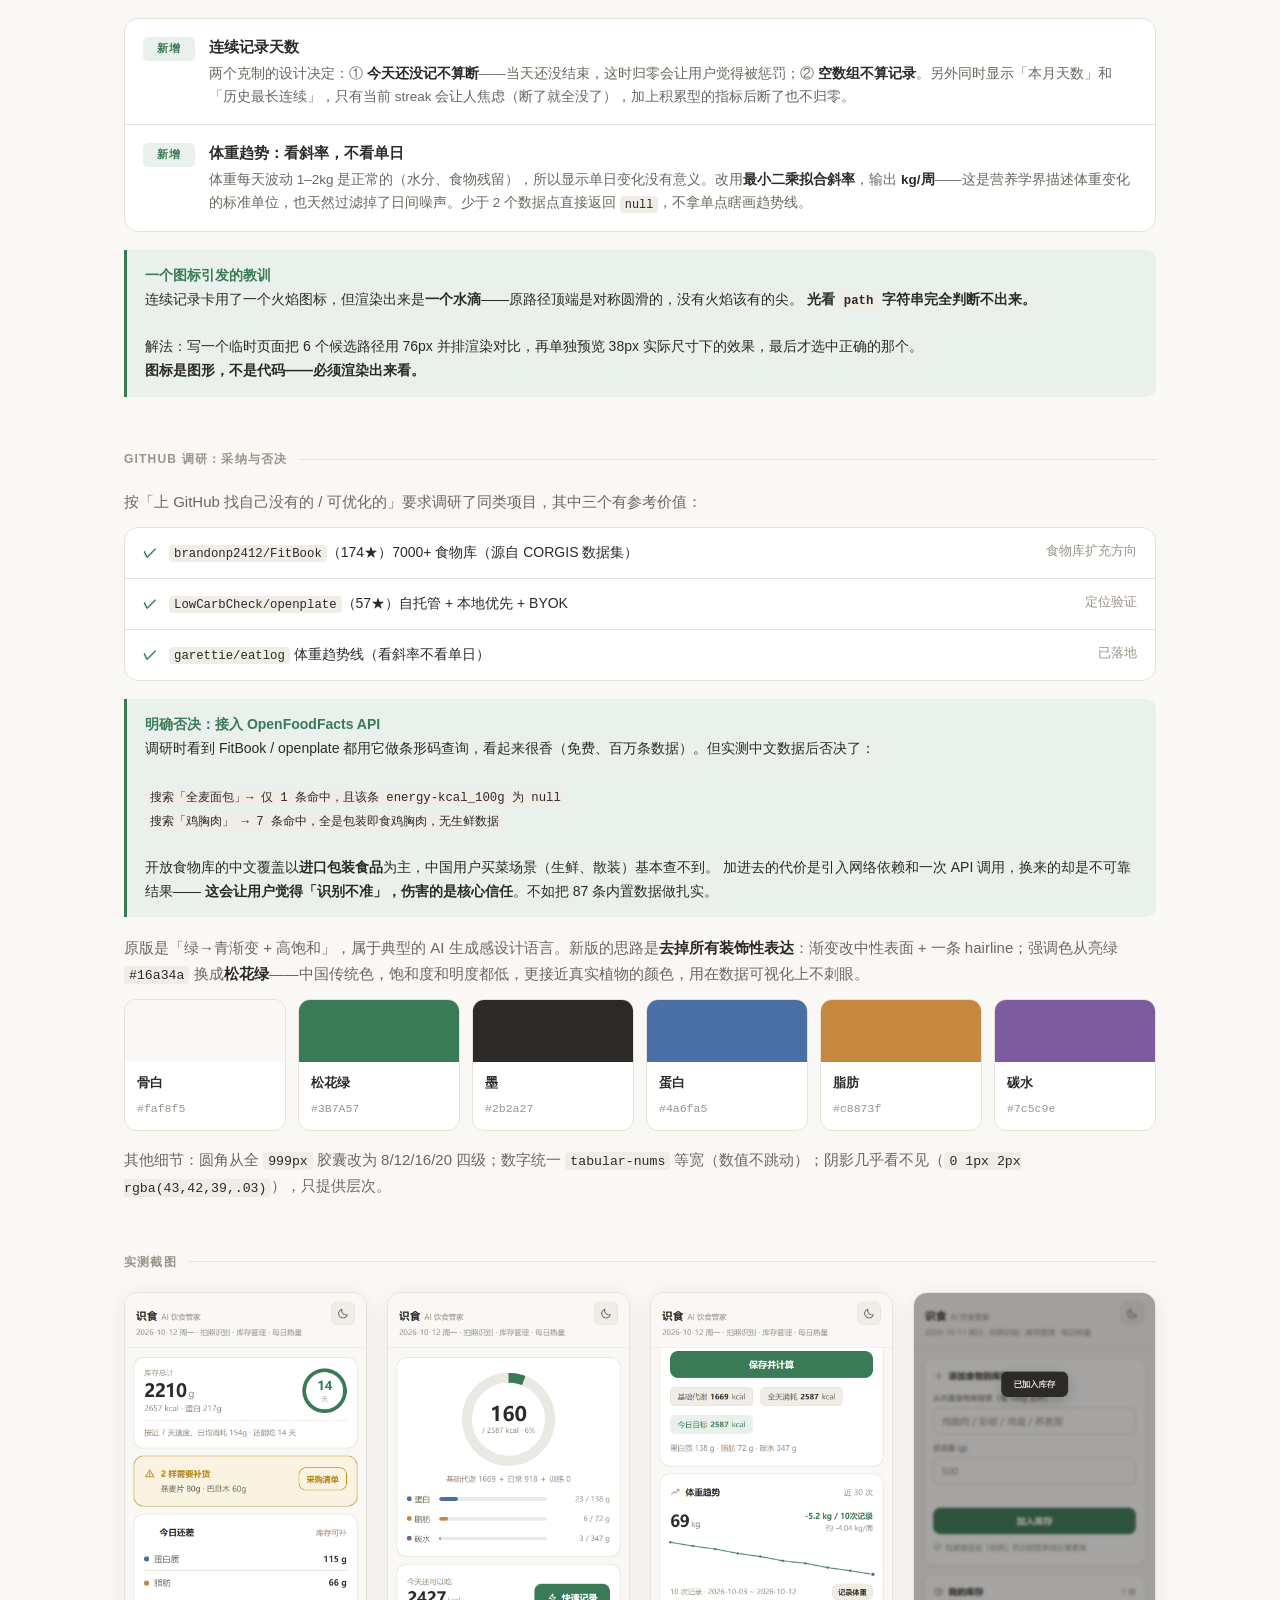
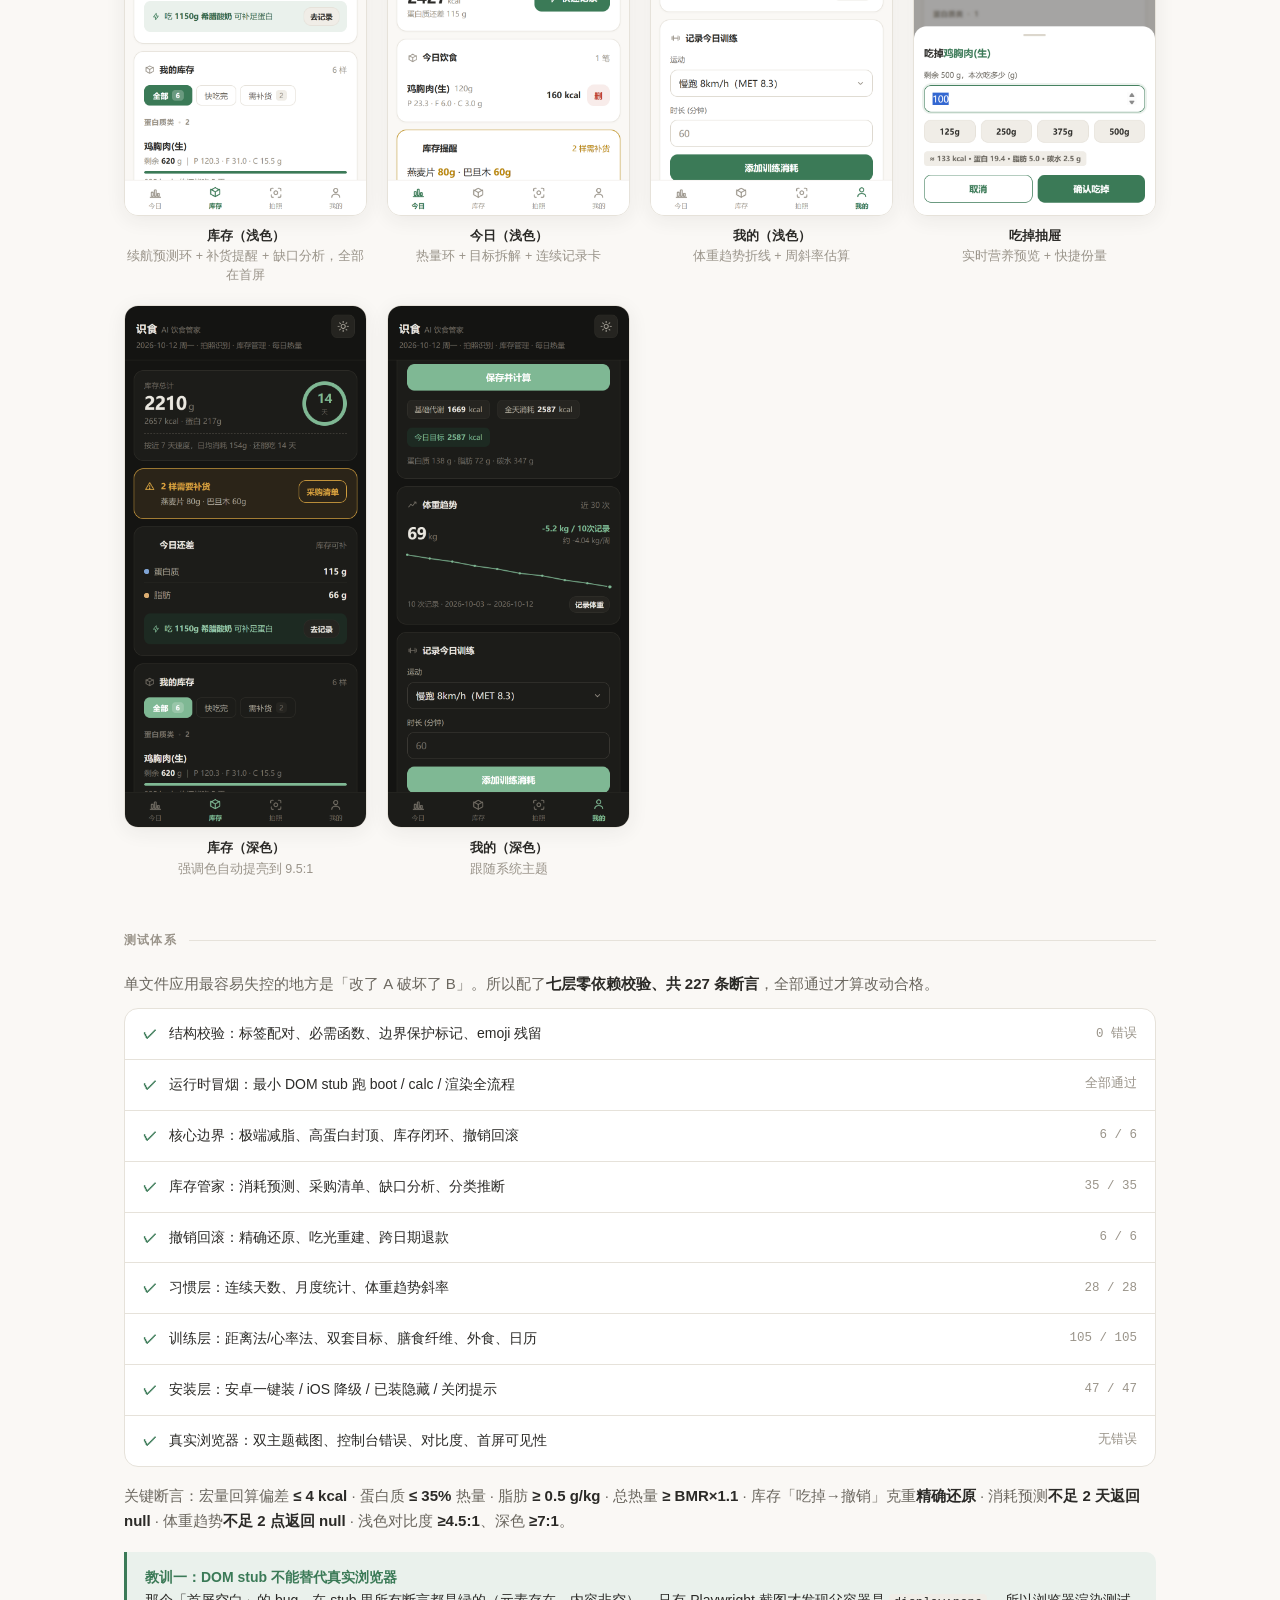
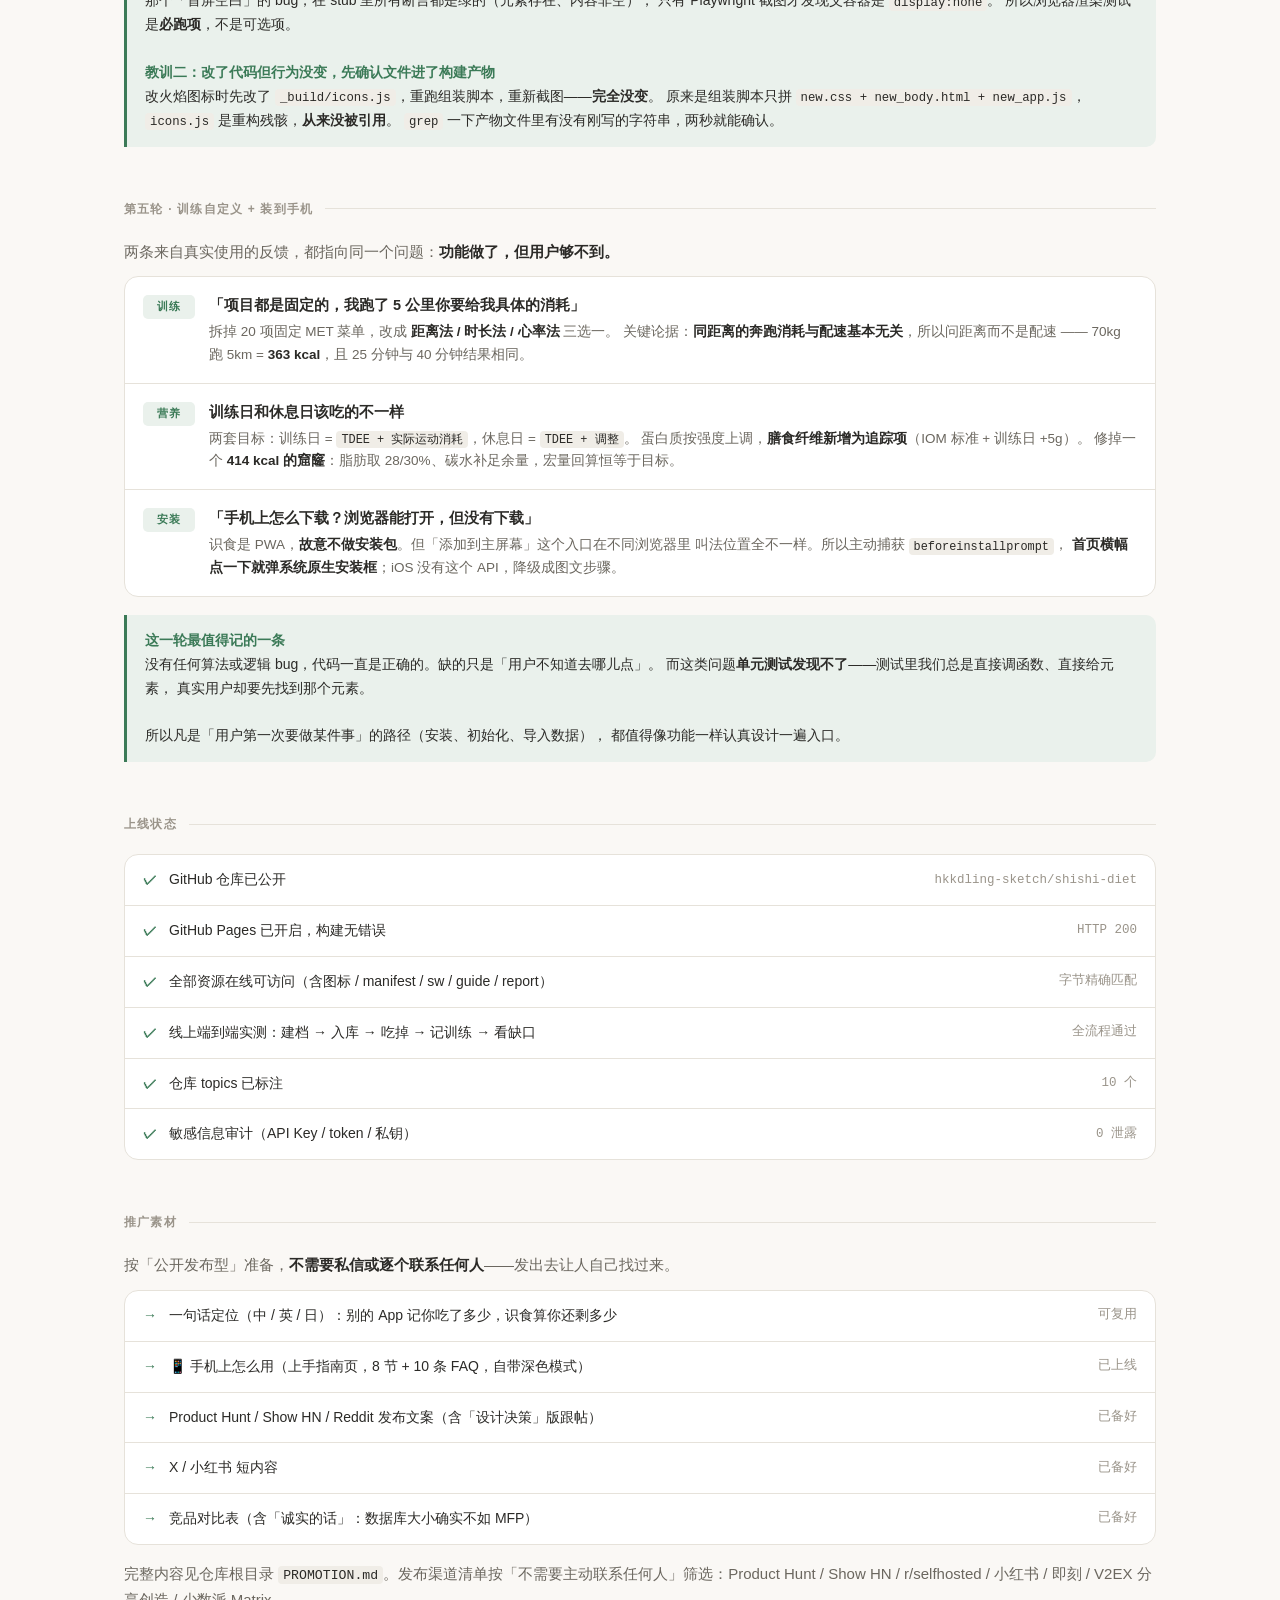
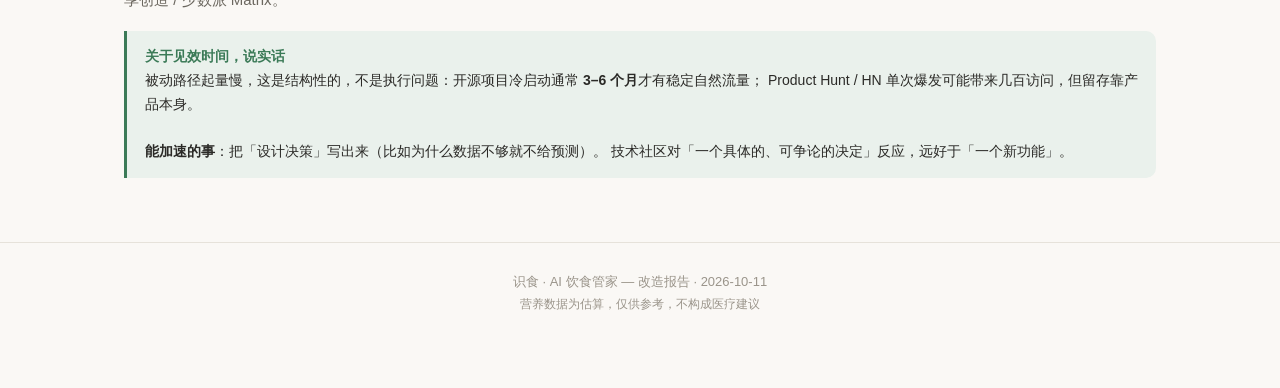
<file: report/index.html>
<!DOCTYPE html>
<html lang="zh-CN">
<head>
<meta charset="UTF-8">
<meta name="viewport" content="width=device-width,initial-scale=1">
<title>识食 · 改造报告</title>
<style>
:root{
  --canvas:#faf8f5; --surface:#fff; --surface-2:#f0ede7;
  --ink:#2b2a27; --ink-2:#6b675f; --ink-3:#9a948a;
  --line:#e6e2da;
  --accent:#3B7A57; --accent-soft:#eaf1ec;
  --danger:#c0392b; --warn:#b8860b;
}
*{box-sizing:border-box;margin:0;padding:0}
body{
  background:var(--canvas);color:var(--ink);
  font:15px/1.7 -apple-system,BlinkMacSystemFont,"Segoe UI","PingFang SC","Hiragino Sans GB","Microsoft YaHei",sans-serif;
  -webkit-font-smoothing:antialiased;
  padding:0 0 80px;
}
.wrap{max-width:1080px;margin:0 auto;padding:0 24px}
header{
  border-bottom:1px solid var(--line);background:var(--surface);
  padding:44px 0 36px;margin-bottom:44px;
}
h1{font-size:30px;font-weight:650;letter-spacing:-.02em;display:flex;align-items:center;gap:12px;flex-wrap:wrap}
h1 .badge{
  font-size:11.5px;font-weight:600;letter-spacing:.04em;
  background:var(--accent-soft);color:var(--accent);
  padding:4px 10px;border-radius:6px;
}
header p{color:var(--ink-2);margin-top:12px;font-size:15px;max-width:640px}
header .links{margin-top:20px;display:flex;gap:10px;flex-wrap:wrap}
header .links a{
  color:var(--accent);text-decoration:none;font-size:13.5px;font-weight:500;
  border:1px solid var(--line);padding:7px 14px;border-radius:8px;
  transition:background .18s,border-color .18s;
}
header .links a:hover{background:var(--accent-soft);border-color:var(--accent)}

h2{
  font-size:12px;font-weight:600;letter-spacing:.1em;text-transform:uppercase;
  color:var(--ink-3);margin:52px 0 20px;display:flex;align-items:center;gap:12px;
}
h2::after{content:"";flex:1;height:1px;background:var(--line)}
h3{font-size:17px;font-weight:600;margin:0 0 10px;letter-spacing:-.01em}
p{margin:0 0 12px;color:var(--ink-2)}
p strong{color:var(--ink);font-weight:600}
code{
  font-family:ui-monospace,"SF Mono",Menlo,Consolas,monospace;
  font-size:.88em;background:var(--surface-2);padding:1.5px 5px;border-radius:4px;
  color:var(--ink);
}

/* 指标网格 */
.stats{display:grid;grid-template-columns:repeat(auto-fit,minmax(150px,1fr));gap:1px;background:var(--line);
  border:1px solid var(--line);border-radius:14px;overflow:hidden;margin-bottom:8px}
.stat{background:var(--surface);padding:20px 18px}
.stat b{display:block;font-size:26px;font-weight:650;letter-spacing:-.02em;
  font-variant-numeric:tabular-nums;color:var(--accent);line-height:1.25}
.stat span{font-size:12.5px;color:var(--ink-3);display:block;margin-top:3px}

/* 缺陷表 */
.defects{border:1px solid var(--line);border-radius:14px;overflow:hidden;background:var(--surface)}
.dr{display:flex;gap:14px;padding:16px 18px;border-bottom:1px solid var(--line);align-items:flex-start}
.dr:last-child{border-bottom:none}
.sev{
  flex-shrink:0;font-size:10.5px;font-weight:700;letter-spacing:.05em;
  padding:3px 8px;border-radius:5px;margin-top:2px;min-width:52px;text-align:center;
}
.sev.hi{background:#f8ecea;color:var(--danger)}
.sev.mid{background:#fbf3e2;color:var(--warn)}
.sev.new{background:var(--accent-soft);color:var(--accent)}
.dr .body{flex:1}
.dr .t{font-weight:600;font-size:14.5px;margin-bottom:3px}
.dr .d{font-size:13.5px;color:var(--ink-2);margin:0}

/* 对照 */
.pair{display:grid;grid-template-columns:1fr 1fr;gap:16px;margin-bottom:16px}
.opt{border:1px solid var(--line);border-radius:14px;padding:20px;background:var(--surface)}
.opt.bad{background:#fdfaf9}
.opt h4{font-size:13.5px;font-weight:600;margin:0 0 12px;display:flex;align-items:center;gap:8px}
.opt h4 i{width:7px;height:7px;border-radius:50%;flex-shrink:0}
.opt.bad h4 i{background:var(--danger)}
.opt.good h4 i{background:var(--accent)}
.opt ul{list-style:none;font-size:13.5px;color:var(--ink-2)}
.opt li{padding:6px 0 6px 20px;position:relative;line-height:1.6}
.opt li::before{position:absolute;left:0;top:6px;font-size:12px;font-weight:700}
.opt.bad li::before{content:"✕";color:var(--danger);opacity:.75}
.opt.good li::before{content:"✓";color:var(--accent)}

/* 色板 */
.swatches{display:grid;grid-template-columns:repeat(auto-fit,minmax(112px,1fr));gap:12px}
.sw{border:1px solid var(--line);border-radius:12px;overflow:hidden;background:var(--surface)}
.sw .c{height:62px}
.sw .m{padding:10px 12px}
.sw .m b{display:block;font-size:13px;font-weight:600}
.sw .m span{font-size:11.5px;color:var(--ink-3);font-family:ui-monospace,monospace}

/* 截图 */
.shots{display:grid;grid-template-columns:repeat(auto-fit,minmax(232px,1fr));gap:20px}
.shot{text-align:center}
.shot img{
  width:100%;border-radius:14px;border:1px solid var(--line);
  box-shadow:0 4px 20px rgba(43,42,39,.07);display:block;
}
.shot figcaption{font-size:12.5px;color:var(--ink-3);margin-top:10px;line-height:1.5}
.shot figcaption b{color:var(--ink);font-weight:600;display:block;margin-bottom:2px;font-size:13px}

/* 测试 */
.tests{border:1px solid var(--line);border-radius:14px;overflow:hidden;background:var(--surface)}
.tr{display:flex;align-items:center;gap:12px;padding:13px 18px;border-bottom:1px solid var(--line);font-size:14px}
.tr:last-child{border-bottom:none}
.tr .ok{color:var(--accent);font-weight:700;flex-shrink:0}
.tr .n{flex:1}
.tr .r{color:var(--ink-3);font-size:12.5px;font-family:ui-monospace,monospace;flex-shrink:0}

.note{
  border-left:3px solid var(--accent);background:var(--accent-soft);
  padding:14px 18px;border-radius:0 10px 10px 0;margin:18px 0;
  font-size:14px;color:var(--ink);
}
.note b{color:var(--accent)}
footer{text-align:center;color:var(--ink-3);font-size:13px;margin-top:64px;
  padding-top:28px;border-top:1px solid var(--line)}
pre{
  background:var(--surface-2);border:1px solid var(--line);border-radius:10px;
  padding:16px 18px;overflow-x:auto;font-size:12.5px;line-height:1.65;
  font-family:ui-monospace,"SF Mono",Menlo,Consolas,monospace;color:var(--ink);
  margin:0 0 14px;
}
@media(max-width:720px){
  .pair{grid-template-columns:1fr}
  h1{font-size:24px}
  .shots{grid-template-columns:repeat(auto-fit,minmax(160px,1fr))}
}
</style>
</head>
<body>
<header>
  <div class="wrap">
    <h1>识食 · AI 饮食管家 <span class="badge">改造报告</span></h1>
    <p>把一个「算法正确但工程粗糙」的单文件应用，改造成能真正交付给用户的成品。五轮迭代：修掉 3 个致命 bug、重做整套视觉系统、把「库存」从列表变成会算的系统、补上习惯层、再让训练可自定义并把「装到手机」这条路修通。</p>
    <p style="margin-top:14px"><strong>一句话定位：别的 App 记你吃了多少，识食算你还剩多少 —— 还按你练不练，天天换目标。</strong></p>
    <div class="links">
      <a href="https://hkkdling-sketch.github.io/shishi-diet/" target="_blank">🌐 在线体验</a>
      <a href="https://hkkdling-sketch.github.io/shishi-diet/guide/" target="_blank">📱 手机上怎么用</a>
      <a href="https://hkkdling-sketch.github.io/shishi-diet/research/" target="_blank">🔍 行业调研</a>
      <a href="https://github.com/hkkdling-sketch/shishi-diet" target="_blank">GitHub 仓库</a>
    </div>
  </div>
</header>

<div class="wrap">

  <div class="stats">
    <div class="stat"><b>3</b><span>致命 bug 修复</span></div>
    <div class="stat"><b>7</b><span>首轮缺陷修补</span></div>
    <div class="stat"><b>60+</b><span>内联 SVG 图标</span></div>
    <div class="stat"><b>227</b><span>自动化断言</span></div>
    <div class="stat"><b>9.5:1</b><span>深色对比度</span></div>
    <div class="stat"><b>0px</b><span>横向溢出</span></div>
  </div>

  <h2>致命缺陷</h2>
  <p>这三个问题里，第 1 个最要命——它意味着你后续做的任何改进，都送不到用户手里。</p>
  <div class="defects">
    <div class="dr">
      <span class="sev hi">严重</span>
      <div class="body">
        <div class="t">Service Worker 缓存永不更新</div>
        <p class="d">原版是 <code>cache-first</code> + 硬编码版本号 <code>shishi-v3</code>。用户第一次访问后，浏览器就永远拿缓存，你发了新版他还是看旧的。改为 <code>stale-while-revalidate</code>：秒开 + 后台静默拉新。</p>
      </div>
    </div>
    <div class="dr">
      <span class="sev hi">严重</span>
      <div class="body">
        <div class="t">蛋白质目标失控（可达 44% 热量）</div>
        <p class="d">90kg 用户选 2.4g/kg = 216g 蛋白 = 792 kcal。若在减脂期（目标 1800 kcal），蛋白质 alone 就占 44%，碳水被挤到几乎没有。已加 35% 上限——这是运动营养学中有文献依据的阈值。</p>
      </div>
    </div>
    <div class="dr">
      <span class="sev hi">严重</span>
      <div class="body">
        <div class="t">热量目标可低于基础代谢</div>
        <p class="d">小个子女性选「减脂 −500」会算出低于 BMR 的目标，长期执行有害健康，产品却没有任何拦截。已加 BMR×1.1 下限保护。</p>
      </div>
    </div>
    <div class="dr">
      <span class="sev mid">中等</span>
      <div class="body">
        <div class="t">emoji 当图标</div>
        <p class="d">🥗📊🥬📷 在 iOS / Android / Windows 上渲染差异极大——有的彩色、有的方框、有的基线错位。已全部替换为 24 个内联 SVG，统一 <code>stroke-width:1.8</code> 线宽。</p>
      </div>
    </div>
    <div class="dr">
      <span class="sev mid">中等</span>
      <div class="body">
        <div class="t">原生 prompt / confirm 弹窗</div>
        <p class="d">记录吃掉食物时弹出浏览器的丑陋原生对话框，在 PWA 独立窗口模式下体验尤其割裂。已全部换成自建底部抽屉。</p>
      </div>
    </div>
    <div class="dr">
      <span class="sev mid">中等</span>
      <div class="body">
        <div class="t">库存这个唯一差异点被浪费</div>
        <p class="d">「库存管家」是本品类唯一的差异功能，但原版把 20 样食材平铺成一长条，没有分组、没有余量提醒——用户根本感受不到它和别的 App 有什么不同。已做分类分组 + 低量提醒条。</p>
      </div>
    </div>
    <div class="dr">
      <span class="sev mid">中等</span>
      <div class="body">
        <div class="t">无输入校验</div>
        <p class="d">年龄能填 999、体重能填 0，<code>calc()</code> 直接产出垃圾数字。已加合理区间校验（年龄 10–100、身高 100–250、体重 25–300、单次运动 ≤600 分钟）。</p>
      </div>
    </div>
  </div>

  <div class="note">
    <b>额外发现（只有真实浏览器才能抓到）</b><br>
    组装完成后，我在真实 Chromium 里截图，发现<strong>首屏是完全空白的</strong>——
    因为 <code>#tab-today</code> 没有 <code>.on</code> 类，而 <code>.tab{display:none}</code>。<br>
    诡异的是：DOM stub 测试全绿（元素存在、内容长度 635、渲染函数正常返回）。
    这是一个 <strong>纯 DOM 测试永远抓不到、只有像素级渲染才能发现</strong>的 bug。已修复。
  </div>

  <h2>交互对照</h2>
  <div class="pair">
    <div class="opt bad">
      <h4><i></i>改造前</h4>
      <ul>
        <li><code>prompt("吃多少克")</code> 弹原生框</li>
        <li>看不到吃多少营养，全靠自己算</li>
        <li>库存 20 样食材平铺，无分组</li>
        <li>快吃完了没有任何提示</li>
        <li>补货 / 删除后无反馈</li>
        <li>搜索食物平铺全列表</li>
      </ul>
    </div>
    <div class="opt good">
      <h4><i></i>改造后</h4>
      <ul>
        <li>底部抽屉：显示剩余量 + 快捷份量</li>
        <li><strong>实时营养预览</strong>：改克重即时显示摄入</li>
        <li>按分类分组，每组带数量</li>
        <li>顶部黄色提醒条列出所有低量食材</li>
        <li>统一 toast 反馈</li>
        <li>下拉建议，带每 100g 热量</li>
      </ul>
    </div>
  </div>

  <h3>最关键的一个细节</h3>
  <p>抽屉里输入克重时，下方<strong>实时显示这一口吃进去多少营养</strong>：</p>
  <pre>≈ 133 kcal · 蛋白 19.4 · 脂肪 5.0 · 碳水 2.5 g</pre>
  <p>原版没有这个。但用户真正想知道的就是「我吃这 150g 鸡胸肉到底摄入了多少」。它把一次「填数字」变成了「有反馈的决策」——这是让产品从「能用」变成「好用」的地方。</p>

  <h2>第二轮 · 把「库存」从列表变成系统</h2>
  <p>第一轮只是让库存<strong>能看</strong>，第二轮让它<strong>会算</strong>。核心判断：纯记录型 App 用户记两天就懒得记了，因为它<strong>不还嘴</strong>。只有让它主动产出「还够吃几天」「该买什么」「今天差多少蛋白」，用户才有理由每天回来。</p>
  <div class="defects">
    <div class="dr">
      <span class="sev new">新增</span>
      <div class="body">
        <div class="t">消耗速度预测</div>
        <p class="d">「还剩 620g」是没用的信息，<strong>「还能吃 6 天」才是有用的</strong>。按近 7 天实际消耗算日均，预测每样食材的剩余天数，并汇总出整柜续航。</p>
      </div>
    </div>
    <div class="dr">
      <span class="sev new">新增</span>
      <div class="body">
        <div class="t">自动采购清单</div>
        <p class="d">从「提醒你库存低了」升级到「告诉你要买多少」。按真实消耗速度把低量食材补足到够吃 7 天，一键生成、可复制。</p>
      </div>
    </div>
    <div class="dr">
      <span class="sev new">新增</span>
      <div class="body">
        <div class="t">缺口分析 + 蛋白补足建议</div>
        <p class="d">对比目标与已摄入，算出还差多少。然后<strong>从你自己的库存里</strong>按蛋白密度挑最优解：「吃 1150g 希腊酸奶 可补足蛋白」。这是同类产品都没有的能力——它把「知道差多少」变成了「知道该吃什么」。</p>
      </div>
    </div>
    <div class="dr">
      <span class="sev new">新增</span>
      <div class="body">
        <div class="t">每项自定义提醒线 + 14 天消耗柱图</div>
        <p class="d">鸡蛋剩 25g 该买、巴旦木剩 60g 不用买——一个全局阈值管不了所有食材。每项可设独立提醒线，点开还能看自己的真实消耗曲线。</p>
      </div>
    </div>
  </div>

  <div class="note">
    <b>关键设计：样本不足时不给预测</b><br>
    消耗预测最容易犯的错是「拿一天数据就开始预测」。所以 <code>dailyBurn()</code> 在
    <strong>有记录的天数少于 2 天时返回 <code>null</code></strong>，界面显示「待记录」而不是一个假数字。<br><br>
    理由：如果昨天只记了一次「吃了 500g 鸡胸肉」，算出来日均 500g、预测「还剩 1 天」——这是纯噪声，
    会直接误导采购决策。<strong>宁可显示「还不知道」，也不要显示一个错的。</strong>
  </div>

  <h2>第三轮 · 首屏信息层级</h2>
  <p>第二轮做完后截图发现两个真问题：库存页把「手动添加食物」表单放在最上面，用户每天进来第一眼看到的是一张填表框；而本轮新增的<strong>「今日还差」卡被挤到了首屏以下</strong>——最难做的功能藏得最深。</p>
  <div class="tests">
    <div class="tr"><span class="ok">→</span><span class="n">手动添加改为 <code>&lt;details&gt;</code> 折叠，移到所有汇总卡之后（添加是低频操作，看库存是高频操作）</span><span class="r">已修正</span></div>
    <div class="tr"><span class="ok">→</span><span class="n">压缩概览卡内边距与行高，为主信息腾出首屏空间</span><span class="r">已修正</span></div>
    <div class="tr"><span class="ok">→</span><span class="n">新增溢出提示：概览卡 / 缺口卡不在首屏时测试直接报错</span><span class="r">已加断言</span></div>
  </div>
  <p style="margin-top:16px">修正前后首屏卡片位置：</p>
  <p><strong>修正前</strong> 库存总计 <code>@104</code> … 今日还差 <code>@735</code>（被导航栏 <code>@843</code> 遮住大半）<br>
     <strong>修正后</strong> 库存总计 <code>@104</code> · 今日还差 <code>@263</code> · 我的库存 <code>@473</code> —— 全部在首屏内</p>

  <h2>第四轮 · 习惯层（连续记录 + 体重趋势）</h2>
  <p>库存管家解决了「这个工具能算什么」，但没解决「用户为什么明天还会打开」。要让人回来，得给一个<strong>每天看一眼就知道自己状态</strong>的东西。</p>
  <div class="defects">
    <div class="dr">
      <span class="sev new">新增</span>
      <div class="body">
        <div class="t">连续记录天数</div>
        <p class="d">两个克制的设计决定：① <strong>今天还没记不算断</strong>——当天还没结束，这时归零会让用户觉得被惩罚；② <strong>空数组不算记录</strong>。另外同时显示「本月天数」和「历史最长连续」，只有当前 streak 会让人焦虑（断了就全没了），加上积累型的指标后断了也不归零。</p>
      </div>
    </div>
    <div class="dr">
      <span class="sev new">新增</span>
      <div class="body">
        <div class="t">体重趋势：看斜率，不看单日</div>
        <p class="d">体重每天波动 1–2kg 是正常的（水分、食物残留），所以显示单日变化没有意义。改用<strong>最小二乘拟合斜率</strong>，输出 <strong>kg/周</strong>——这是营养学界描述体重变化的标准单位，也天然过滤掉了日间噪声。少于 2 个数据点直接返回 <code>null</code>，不拿单点瞎画趋势线。</p>
      </div>
    </div>
  </div>

  <div class="note">
    <b>一个图标引发的教训</b><br>
    连续记录卡用了一个火焰图标，但渲染出来是<strong>一个水滴</strong>——原路径顶端是对称圆滑的，没有火焰该有的尖。
    <strong>光看 <code>path</code> 字符串完全判断不出来。</strong><br><br>
    解法：写一个临时页面把 6 个候选路径用 76px 并排渲染对比，再单独预览 38px 实际尺寸下的效果，最后才选中正确的那个。<br>
    <strong>图标是图形，不是代码——必须渲染出来看。</strong>
  </div>

  <h2>GitHub 调研：采纳与否决</h2>
  <p>按「上 GitHub 找自己没有的 / 可优化的」要求调研了同类项目，其中三个有参考价值：</p>
  <div class="tests">
    <div class="tr"><span class="ok">✓</span><span class="n"><code>brandonp2412/FitBook</code>（174★）7000+ 食物库（源自 CORGIS 数据集）</span><span class="r">食物库扩充方向</span></div>
    <div class="tr"><span class="ok">✓</span><span class="n"><code>LowCarbCheck/openplate</code>（57★）自托管 + 本地优先 + BYOK</span><span class="r">定位验证</span></div>
    <div class="tr"><span class="ok">✓</span><span class="n"><code>garettie/eatlog</code> 体重趋势线（看斜率不看单日）</span><span class="r">已落地</span></div>
  </div>
  <div class="note">
    <b>明确否决：接入 OpenFoodFacts API</b><br>
    调研时看到 FitBook / openplate 都用它做条形码查询，看起来很香（免费、百万条数据）。但实测中文数据后否决了：<br><br>
    <code>搜索「全麦面包」→ 仅 1 条命中，且该条 energy-kcal_100g 为 null</code><br>
    <code>搜索「鸡胸肉」 → 7 条命中，全是包装即食鸡胸肉，无生鲜数据</code><br><br>
    开放食物库的中文覆盖以<strong>进口包装食品</strong>为主，中国用户买菜场景（生鲜、散装）基本查不到。
    加进去的代价是引入网络依赖和一次 API 调用，换来的却是不可靠结果——
    <strong>这会让用户觉得「识别不准」，伤害的是核心信任</strong>。不如把 87 条内置数据做扎实。
  </div>


  <p>原版是「绿→青渐变 + 高饱和」，属于典型的 AI 生成感设计语言。新版的思路是<strong>去掉所有装饰性表达</strong>：渐变改中性表面 + 一条 hairline；强调色从亮绿 <code>#16a34a</code> 换成<strong>松花绿</strong>——中国传统色，饱和度和明度都低，更接近真实植物的颜色，用在数据可视化上不刺眼。</p>
  <div class="swatches">
    <div class="sw"><div class="c" style="background:#faf8f5"></div><div class="m"><b>骨白</b><span>#faf8f5</span></div></div>
    <div class="sw"><div class="c" style="background:#3B7A57"></div><div class="m"><b>松花绿</b><span>#3B7A57</span></div></div>
    <div class="sw"><div class="c" style="background:#2b2a27"></div><div class="m"><b>墨</b><span>#2b2a27</span></div></div>
    <div class="sw"><div class="c" style="background:#4a6fa5"></div><div class="m"><b>蛋白</b><span>#4a6fa5</span></div></div>
    <div class="sw"><div class="c" style="background:#c8873f"></div><div class="m"><b>脂肪</b><span>#c8873f</span></div></div>
    <div class="sw"><div class="c" style="background:#7c5c9e"></div><div class="m"><b>碳水</b><span>#7c5c9e</span></div></div>
  </div>
  <p style="margin-top:16px">其他细节：圆角从全 <code>999px</code> 胶囊改为 8/12/16/20 四级；数字统一 <code>tabular-nums</code> 等宽（数值不跳动）；阴影几乎看不见（<code>0 1px 2px rgba(43,42,39,.03)</code>），只提供层次。</p>

  <h2>实测截图</h2>
  <div class="shots">
    <figure class="shot">
      <img src="after-stock-light.png" alt="库存页">
      <figcaption><b>库存（浅色）</b>续航预测环 + 补货提醒 + 缺口分析，全部在首屏</figcaption>
    </figure>
    <figure class="shot">
      <img src="after-today-light.png" alt="今日页">
      <figcaption><b>今日（浅色）</b>热量环 + 目标拆解 + 连续记录卡</figcaption>
    </figure>
    <figure class="shot">
      <img src="after-me-light.png" alt="我的页">
      <figcaption><b>我的（浅色）</b>体重趋势折线 + 周斜率估算</figcaption>
    </figure>
    <figure class="shot">
      <img src="after-eat-light.png" alt="吃掉抽屉">
      <figcaption><b>吃掉抽屉</b>实时营养预览 + 快捷份量</figcaption>
    </figure>
    <figure class="shot">
      <img src="after-stock-dark.png" alt="库存页深色">
      <figcaption><b>库存（深色）</b>强调色自动提亮到 9.5:1</figcaption>
    </figure>
    <figure class="shot">
      <img src="after-me-dark.png" alt="我的页深色">
      <figcaption><b>我的（深色）</b>跟随系统主题</figcaption>
    </figure>
  </div>

  <h2>测试体系</h2>
  <p>单文件应用最容易失控的地方是「改了 A 破坏了 B」。所以配了<strong>七层零依赖校验、共 227 条断言</strong>，全部通过才算改动合格。</p>
  <div class="tests">
    <div class="tr"><span class="ok">✓</span><span class="n">结构校验：标签配对、必需函数、边界保护标记、emoji 残留</span><span class="r">0 错误</span></div>
    <div class="tr"><span class="ok">✓</span><span class="n">运行时冒烟：最小 DOM stub 跑 boot / calc / 渲染全流程</span><span class="r">全部通过</span></div>
    <div class="tr"><span class="ok">✓</span><span class="n">核心边界：极端减脂、高蛋白封顶、库存闭环、撤销回滚</span><span class="r">6 / 6</span></div>
    <div class="tr"><span class="ok">✓</span><span class="n">库存管家：消耗预测、采购清单、缺口分析、分类推断</span><span class="r">35 / 35</span></div>
    <div class="tr"><span class="ok">✓</span><span class="n">撤销回滚：精确还原、吃光重建、跨日期退款</span><span class="r">6 / 6</span></div>
    <div class="tr"><span class="ok">✓</span><span class="n">习惯层：连续天数、月度统计、体重趋势斜率</span><span class="r">28 / 28</span></div>
    <div class="tr"><span class="ok">✓</span><span class="n">训练层：距离法/心率法、双套目标、膳食纤维、外食、日历</span><span class="r">105 / 105</span></div>
    <div class="tr"><span class="ok">✓</span><span class="n">安装层：安卓一键装 / iOS 降级 / 已装隐藏 / 关闭提示</span><span class="r">47 / 47</span></div>
    <div class="tr"><span class="ok">✓</span><span class="n">真实浏览器：双主题截图、控制台错误、对比度、首屏可见性</span><span class="r">无错误</span></div>
  </div>
  <p style="margin-top:16px">关键断言：宏量回算偏差 <strong>≤ 4 kcal</strong> · 蛋白质 <strong>≤ 35%</strong> 热量 · 脂肪 <strong>≥ 0.5 g/kg</strong> · 总热量 <strong>≥ BMR×1.1</strong> · 库存「吃掉→撤销」克重<strong>精确还原</strong> · 消耗预测<strong>不足 2 天返回 null</strong> · 体重趋势<strong>不足 2 点返回 null</strong> · 浅色对比度 <strong>≥4.5:1</strong>、深色 <strong>≥7:1</strong>。</p>

  <div class="note">
    <b>教训一：DOM stub 不能替代真实浏览器</b><br>
    那个「首屏空白」的 bug，在 stub 里所有断言都是绿的（元素存在、内容非空），
    只有 Playwright 截图才发现父容器是 <code>display:none</code>。
    所以浏览器渲染测试是<strong>必跑项</strong>，不是可选项。<br><br>
    <b>教训二：改了代码但行为没变，先确认文件进了构建产物</b><br>
    改火焰图标时先改了 <code>_build/icons.js</code>，重跑组装脚本，重新截图——<strong>完全没变</strong>。
    原来是组装脚本只拼 <code>new.css + new_body.html + new_app.js</code>，
    <code>icons.js</code> 是重构残骸，<strong>从来没被引用</strong>。
    <code>grep</code> 一下产物文件里有没有刚写的字符串，两秒就能确认。
  </div>

  <h2>第五轮 · 训练自定义 + 装到手机</h2>
  <p>两条来自真实使用的反馈，都指向同一个问题：<strong>功能做了，但用户够不到。</strong></p>
  <div class="defects">
    <div class="dr">
      <span class="sev new">训练</span>
      <div class="body">
        <div class="t">「项目都是固定的，我跑了 5 公里你要给我具体的消耗」</div>
        <p class="d">拆掉 20 项固定 MET 菜单，改成 <strong>距离法 / 时长法 / 心率法</strong> 三选一。
        关键论据：<strong>同距离的奔跑消耗与配速基本无关</strong>，所以问距离而不是配速
        —— 70kg 跑 5km = <strong>363 kcal</strong>，且 25 分钟与 40 分钟结果相同。</p>
      </div>
    </div>
    <div class="dr">
      <span class="sev new">营养</span>
      <div class="body">
        <div class="t">训练日和休息日该吃的不一样</div>
        <p class="d">两套目标：训练日 = <code>TDEE + 实际运动消耗</code>，休息日 = <code>TDEE + 调整</code>。
        蛋白质按强度上调，<strong>膳食纤维新增为追踪项</strong>（IOM 标准 + 训练日 +5g）。
        修掉一个 <strong>414 kcal 的窟窿</strong>：脂肪取 28/30%、碳水补足余量，宏量回算恒等于目标。</p>
      </div>
    </div>
    <div class="dr">
      <span class="sev new">安装</span>
      <div class="body">
        <div class="t">「手机上怎么下载？浏览器能打开，但没有下载」</div>
        <p class="d">识食是 PWA，<strong>故意不做安装包</strong>。但「添加到主屏幕」这个入口在不同浏览器里
        叫法位置全不一样。所以主动捕获 <code>beforeinstallprompt</code>，
        <strong>首页横幅点一下就弹系统原生安装框</strong>；iOS 没有这个 API，降级成图文步骤。</p>
      </div>
    </div>
  </div>

  <div class="note">
    <b>这一轮最值得记的一条</b><br>
    没有任何算法或逻辑 bug，代码一直是正确的。缺的只是「用户不知道去哪儿点」。
    而这类问题<strong>单元测试发现不了</strong>——测试里我们总是直接调函数、直接给元素，
    真实用户却要先找到那个元素。<br><br>
    所以凡是「用户第一次要做某件事」的路径（安装、初始化、导入数据），
    都值得像功能一样认真设计一遍入口。
  </div>

  <h2>上线状态</h2>
  <div class="tests">
    <div class="tr"><span class="ok">✓</span><span class="n">GitHub 仓库已公开</span><span class="r">hkkdling-sketch/shishi-diet</span></div>
    <div class="tr"><span class="ok">✓</span><span class="n">GitHub Pages 已开启，构建无错误</span><span class="r">HTTP 200</span></div>
    <div class="tr"><span class="ok">✓</span><span class="n">全部资源在线可访问（含图标 / manifest / sw / guide / report）</span><span class="r">字节精确匹配</span></div>
    <div class="tr"><span class="ok">✓</span><span class="n">线上端到端实测：建档 → 入库 → 吃掉 → 记训练 → 看缺口</span><span class="r">全流程通过</span></div>
    <div class="tr"><span class="ok">✓</span><span class="n">仓库 topics 已标注</span><span class="r">10 个</span></div>
    <div class="tr"><span class="ok">✓</span><span class="n">敏感信息审计（API Key / token / 私钥）</span><span class="r">0 泄露</span></div>
  </div>

  <h2>推广素材</h2>
  <p>按「公开发布型」准备，<strong>不需要私信或逐个联系任何人</strong>——发出去让人自己找过来。</p>
  <div class="tests">
    <div class="tr"><span class="ok">→</span><span class="n">一句话定位（中 / 英 / 日）：别的 App 记你吃了多少，识食算你还剩多少</span><span class="r">可复用</span></div>
    <div class="tr"><span class="ok">→</span><span class="n">📱 手机上怎么用（上手指南页，8 节 + 10 条 FAQ，自带深色模式）</span><span class="r">已上线</span></div>
    <div class="tr"><span class="ok">→</span><span class="n">Product Hunt / Show HN / Reddit 发布文案（含「设计决策」版跟帖）</span><span class="r">已备好</span></div>
    <div class="tr"><span class="ok">→</span><span class="n">X / 小红书 短内容</span><span class="r">已备好</span></div>
    <div class="tr"><span class="ok">→</span><span class="n">竞品对比表（含「诚实的话」：数据库大小确实不如 MFP）</span><span class="r">已备好</span></div>
  </div>
  <p style="margin-top:16px">完整内容见仓库根目录 <code>PROMOTION.md</code>。发布渠道清单按「不需要主动联系任何人」筛选：Product Hunt / Show HN / r/selfhosted / 小红书 / 即刻 / V2EX 分享创造 / 少数派 Matrix。</p>
  <div class="note">
    <b>关于见效时间，说实话</b><br>
    被动路径起量慢，这是结构性的，不是执行问题：开源项目冷启动通常 <strong>3–6 个月</strong>才有稳定自然流量；
    Product Hunt / HN 单次爆发可能带来几百访问，但留存靠产品本身。<br><br>
    <strong>能加速的事</strong>：把「设计决策」写出来（比如为什么数据不够就不给预测）。
    技术社区对「一个具体的、可争论的决定」反应，远好于「一个新功能」。
  </div>

</div>

<footer>
  <div class="wrap">
    识食 · AI 饮食管家 — 改造报告 · 2026-10-11<br>
    <span style="font-size:12px">营养数据为估算，仅供参考，不构成医疗建议</span>
  </div>
</footer>

</body>
</html>
</file>
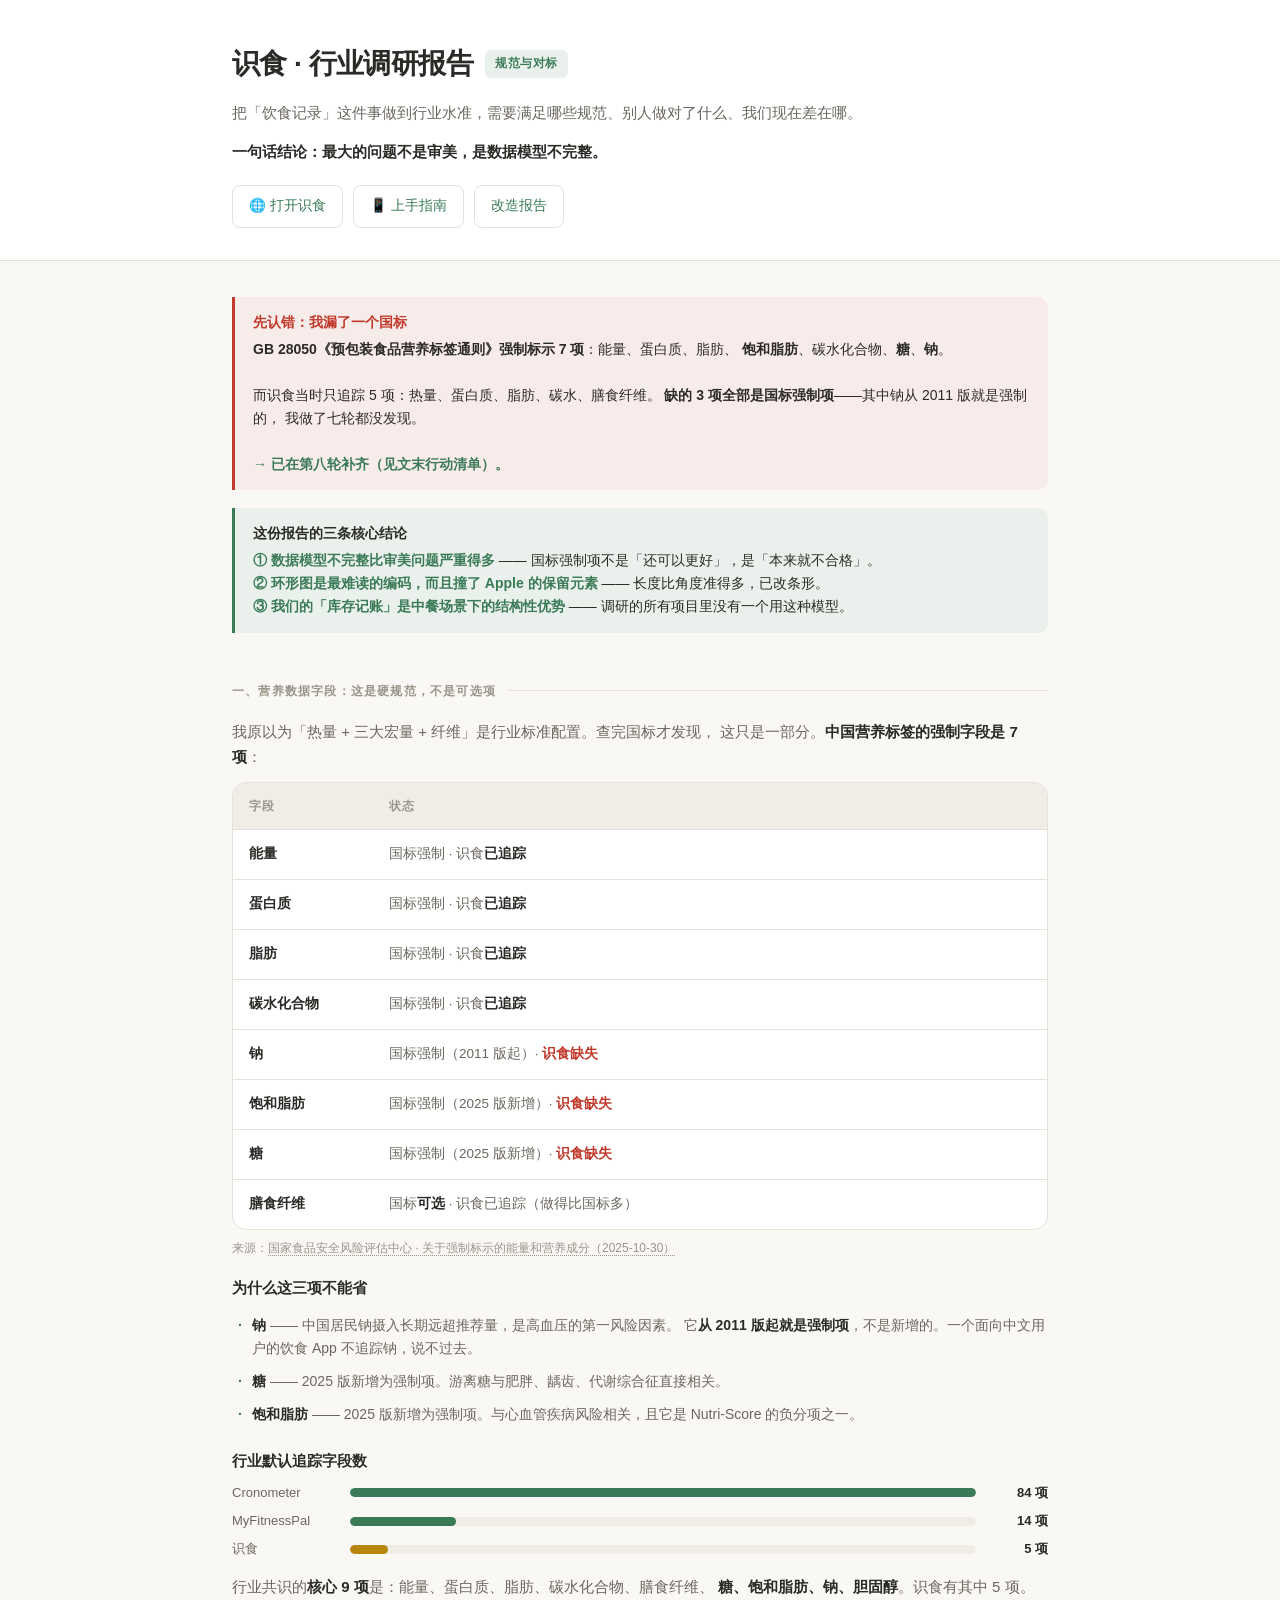
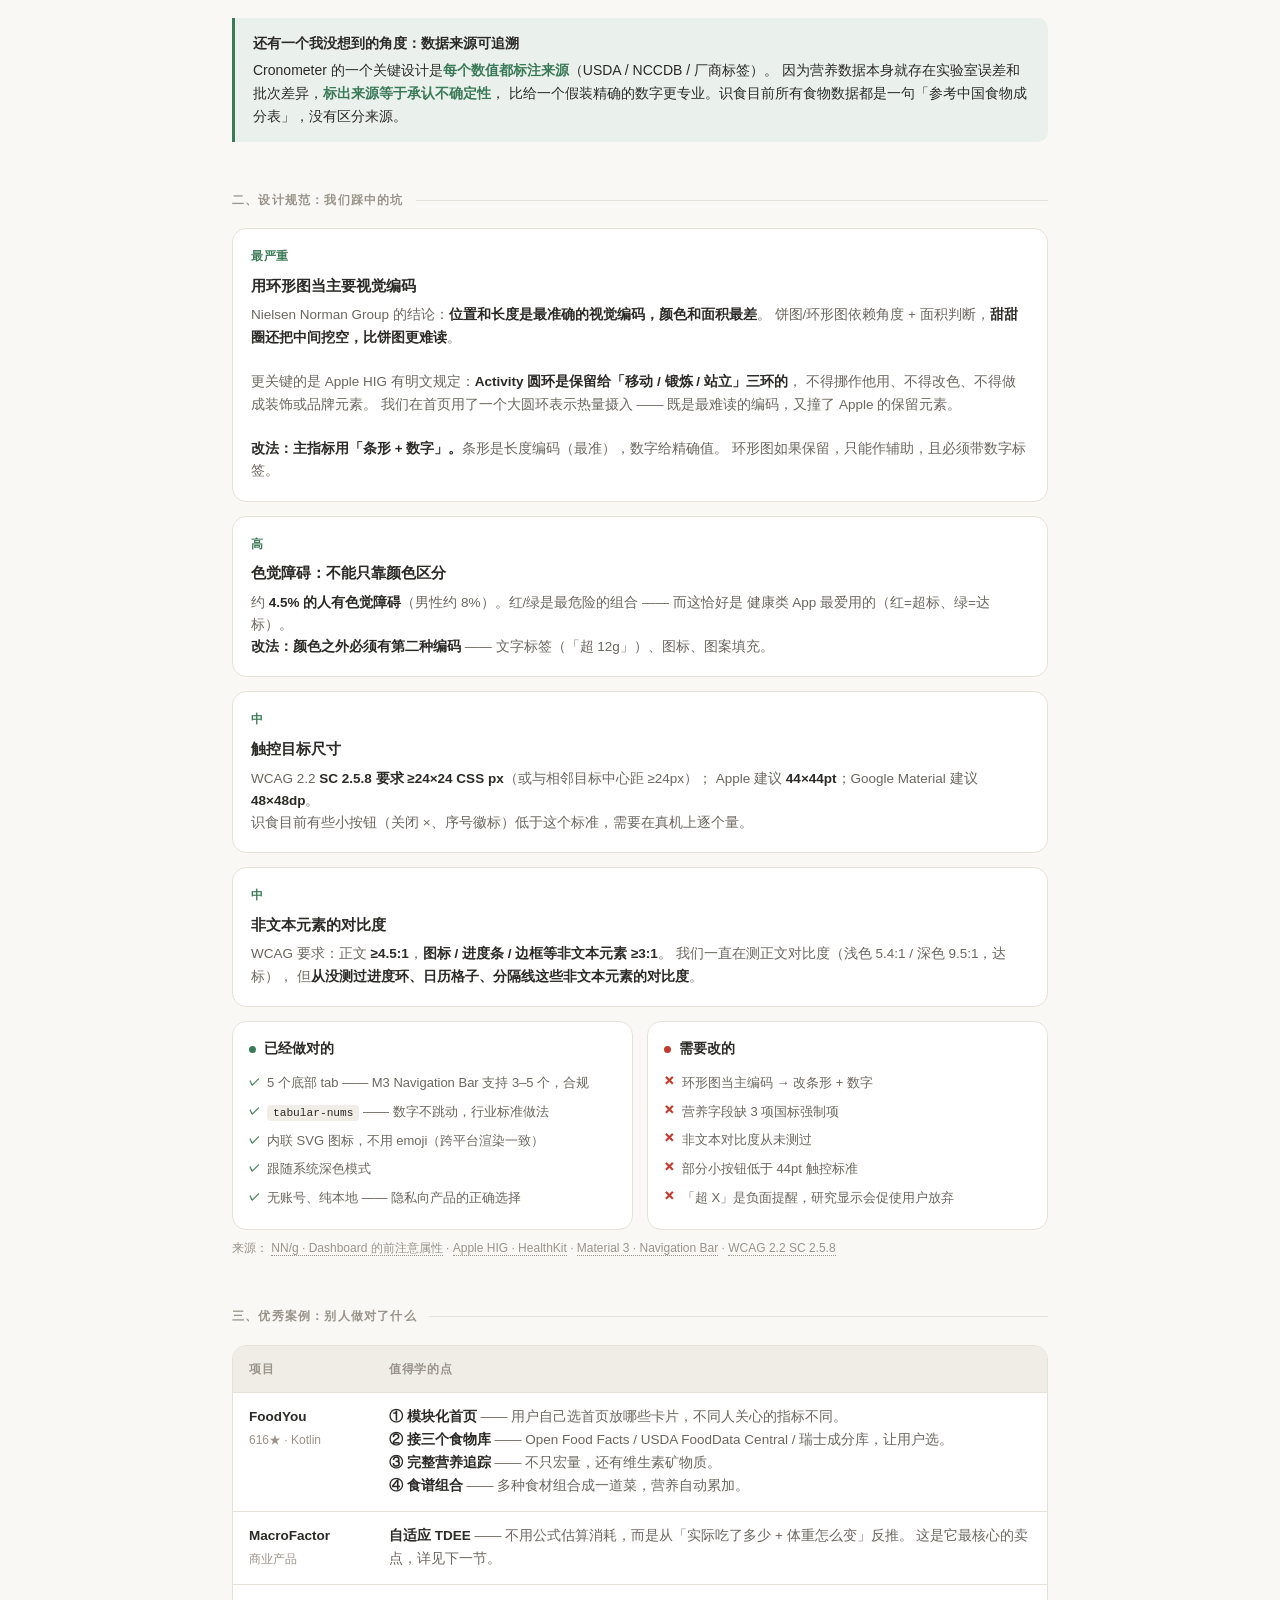
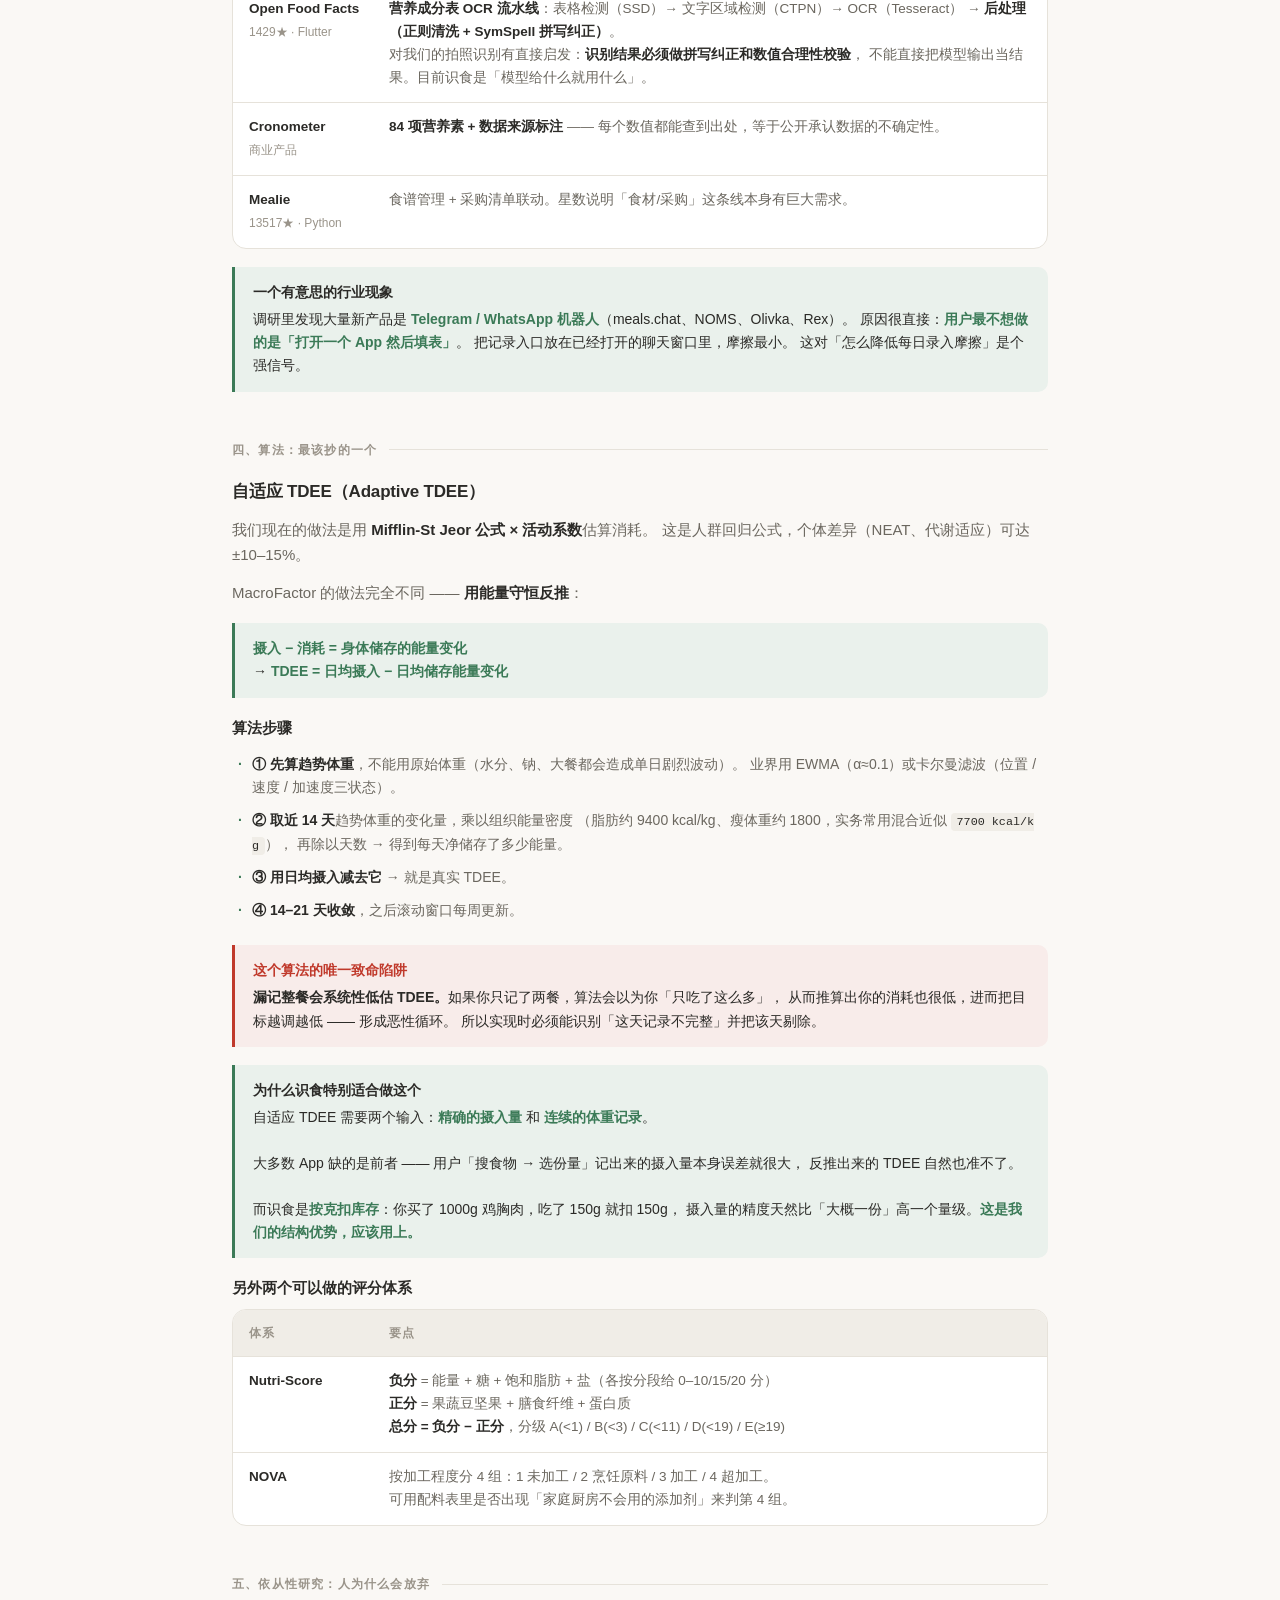
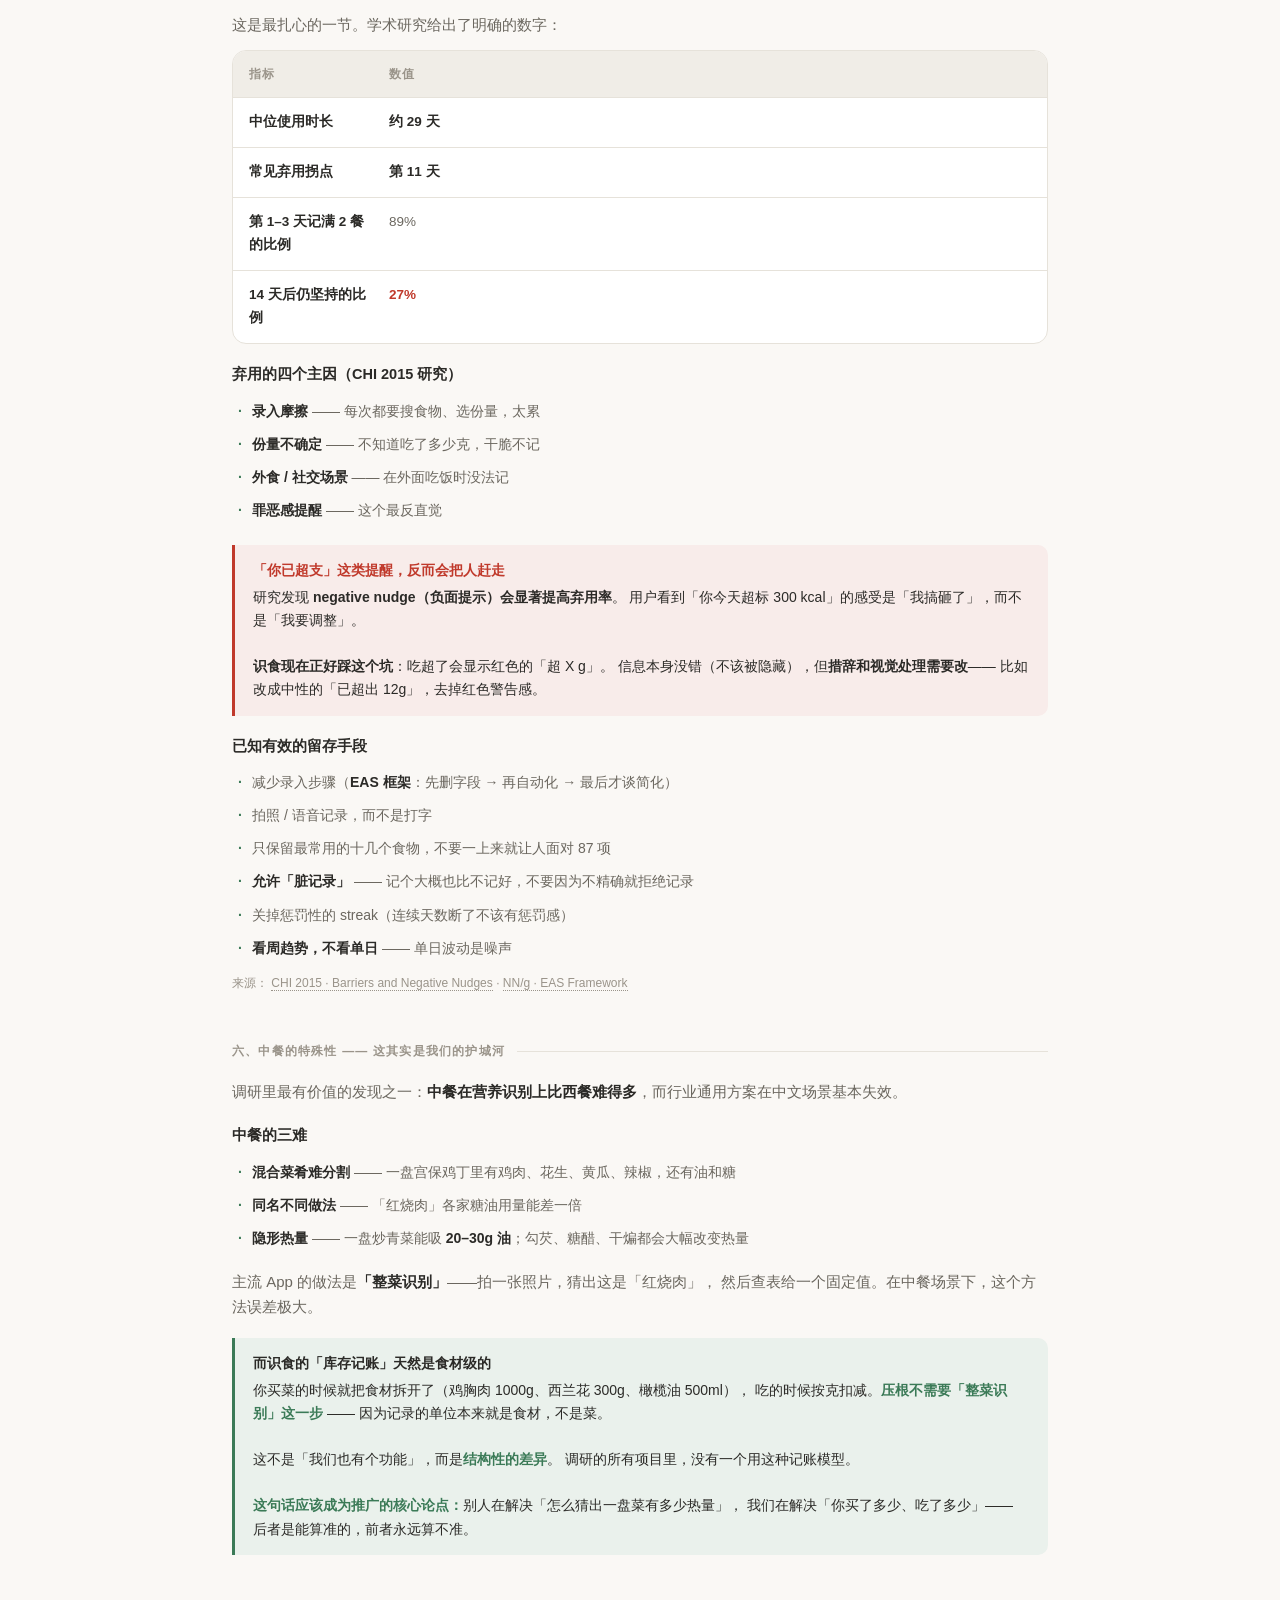
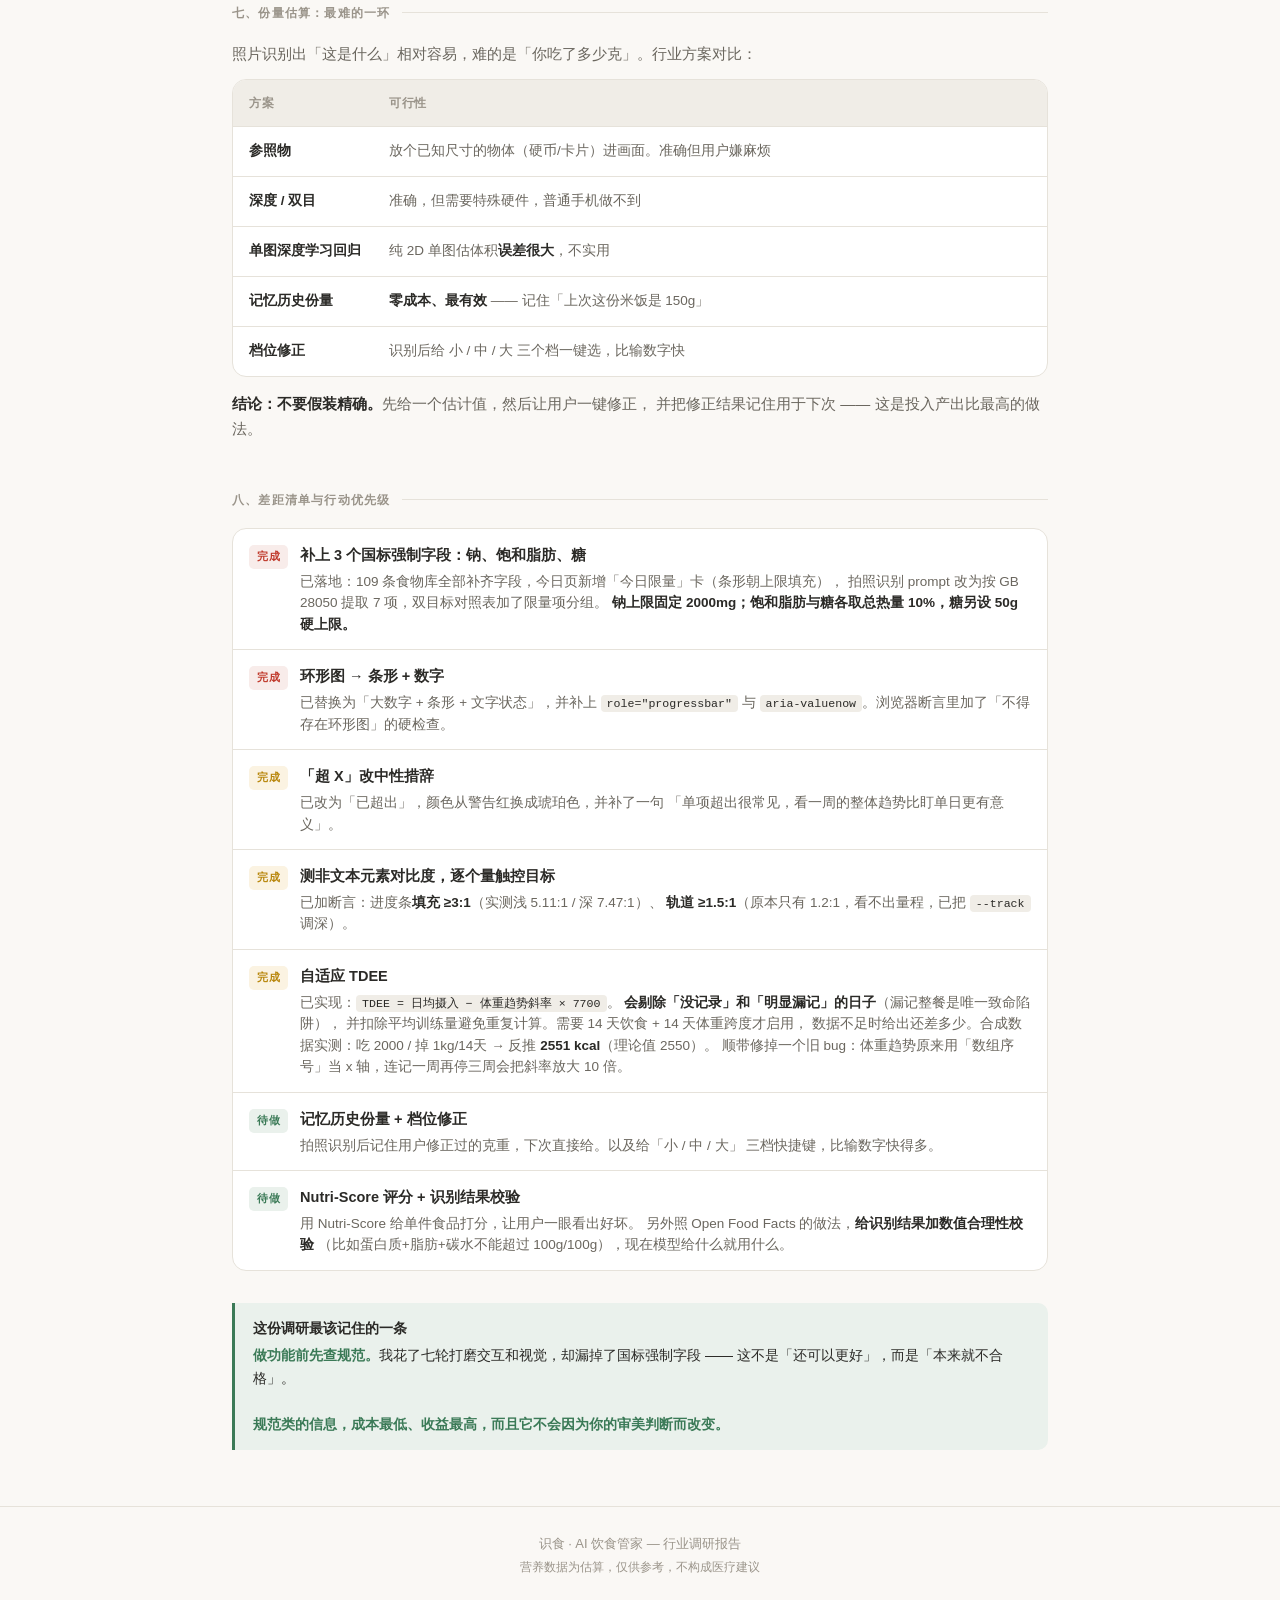
<file: research/index.html>
<!DOCTYPE html>
<html lang="zh-CN">
<head>
<meta charset="UTF-8">
<meta name="viewport" content="width=device-width,initial-scale=1">
<link rel="icon" type="image/png" sizes="192x192" href="../icon-192.png">
<link rel="apple-touch-icon" href="../icon-192.png">
<title>识食 · 行业调研报告</title>
<style>
:root{
  --canvas:#faf8f5; --surface:#fff; --surface-2:#f0ede7;
  --ink:#2b2a27; --ink-2:#6b675f; --ink-3:#9a948a;
  --line:#e6e2da;
  --accent:#3B7A57; --accent-soft:#eaf1ec;
  --danger:#c0392b; --warn:#b8860b;
}
@media(prefers-color-scheme:dark){
  :root{
    --canvas:#141412; --surface:#1c1b19; --surface-2:#26241f;
    --ink:#eae7e0; --ink-2:#a8a29a; --ink-3:#7a746b;
    --line:#2e2c28;
    --accent:#7fb894; --accent-soft:#1f2b23;
    --danger:#e07a6a; --warn:#d4a33c;
  }
}
*{box-sizing:border-box;margin:0;padding:0}
body{
  background:var(--canvas);color:var(--ink);
  font:15px/1.7 -apple-system,BlinkMacSystemFont,"Segoe UI","PingFang SC","Hiragino Sans GB","Microsoft YaHei",sans-serif;
  -webkit-font-smoothing:antialiased;padding:0 0 80px;
}
.wrap{max-width:860px;margin:0 auto;padding:0 22px}
header{border-bottom:1px solid var(--line);background:var(--surface);padding:40px 0 32px;margin-bottom:36px}
h1{font-size:28px;font-weight:650;letter-spacing:-.02em;display:flex;align-items:center;gap:12px;flex-wrap:wrap}
h1 .badge{font-size:11.5px;font-weight:600;letter-spacing:.04em;background:var(--accent-soft);color:var(--accent);padding:4px 10px;border-radius:6px}
header p{color:var(--ink-2);margin-top:12px;font-size:15px;max-width:660px}
header .links{margin-top:20px;display:flex;gap:10px;flex-wrap:wrap}
header .links a{color:var(--accent);text-decoration:none;font-size:13.5px;font-weight:500;border:1px solid var(--line);padding:9px 16px;border-radius:8px;background:var(--surface)}
header .links a:hover{background:var(--accent-soft);border-color:var(--accent)}

h2{font-size:12px;font-weight:600;letter-spacing:.1em;text-transform:uppercase;color:var(--ink-3);
  margin:48px 0 18px;display:flex;align-items:center;gap:12px}
h2::after{content:"";flex:1;height:1px;background:var(--line)}
h3{font-size:17px;font-weight:600;margin:0 0 10px;letter-spacing:-.01em}
h4{font-size:14.5px;font-weight:600;margin:18px 0 8px}
p{margin:0 0 12px;color:var(--ink-2)}
p strong{color:var(--ink);font-weight:600}
code{font-family:ui-monospace,"SF Mono",Menlo,Consolas,monospace;font-size:.86em;
  background:var(--surface-2);padding:2px 6px;border-radius:4px;color:var(--ink);word-break:break-all}
a{color:var(--accent)}

.note{border-left:3px solid var(--accent);background:var(--accent-soft);
  padding:14px 18px;border-radius:0 10px 10px 0;margin:18px 0;font-size:14px;color:var(--ink);line-height:1.65}
.note b{color:var(--accent)}
.note .ti{font-weight:600;display:block;margin-bottom:4px}
.alert{border-left:3px solid var(--danger);background:#f8ecea;padding:14px 18px;
  border-radius:0 10px 10px 0;margin:18px 0;font-size:14px;color:var(--ink);line-height:1.65}
.alert .ti{font-weight:600;display:block;margin-bottom:4px;color:var(--danger)}
@media(prefers-color-scheme:dark){.alert{background:#2b1f1c}}

.tbl{border:1px solid var(--line);border-radius:14px;overflow:hidden;background:var(--surface);margin:6px 0 14px}
.tr{display:flex;gap:12px;padding:13px 16px;border-bottom:1px solid var(--line);font-size:14px;align-items:flex-start}
.tr:last-child{border-bottom:none}
.tr .k{flex:0 0 128px;font-weight:600;font-size:13.5px}
.tr .v{flex:1;color:var(--ink-2);font-size:13.5px}
.tr .v b{color:var(--ink)}
.tr.head{background:var(--surface-2)}
.tr.head .k,.tr.head .v{font-size:12px;letter-spacing:.06em;text-transform:uppercase;color:var(--ink-3);font-weight:600}

ul.plain{list-style:none;margin:0 0 14px}
ul.plain li{padding:5px 0 5px 20px;position:relative;color:var(--ink-2);font-size:14px;line-height:1.65}
ul.plain li::before{content:"·";position:absolute;left:6px;color:var(--accent);font-weight:700}
ul.plain li b{color:var(--ink)}
ul.plain li code{font-size:.84em}

.rule{border:1px solid var(--line);border-radius:14px;background:var(--surface);padding:18px;margin:14px 0}
.rule .rn{font-size:11.5px;font-weight:600;letter-spacing:.06em;text-transform:uppercase;color:var(--accent);margin-bottom:6px}
.rule .rt{font-weight:600;font-size:15px;margin-bottom:6px}
.rule .rd{font-size:13.5px;color:var(--ink-2);line-height:1.65}
.rule .rd b{color:var(--ink)}

.two{display:grid;grid-template-columns:1fr 1fr;gap:14px;margin:14px 0}
.card2{border:1px solid var(--line);border-radius:14px;background:var(--surface);padding:16px}
.card2 .hd{font-size:13.5px;font-weight:600;margin-bottom:8px;display:flex;align-items:center;gap:8px}
.card2 .hd i{width:7px;height:7px;border-radius:50%;flex-shrink:0}
.card2.bad .hd i{background:var(--danger)}
.card2.good .hd i{background:var(--accent)}
.card2 ul{list-style:none;font-size:13px;color:var(--ink-2)}
.card2 li{padding:4px 0 4px 18px;position:relative;line-height:1.6}
.card2.bad li::before{content:"✕";position:absolute;left:0;color:var(--danger);font-size:11px;font-weight:700}
.card2.good li::before{content:"✓";position:absolute;left:0;color:var(--accent);font-size:11px;font-weight:700}

.bar{display:flex;align-items:center;gap:10px;margin:6px 0}
.bar .lab{flex:0 0 108px;font-size:13px;color:var(--ink-2)}
.bar .track{flex:1;height:9px;border-radius:5px;background:var(--surface-2);overflow:hidden}
.bar .fill{height:100%;border-radius:5px;background:var(--accent)}
.bar .fill.warn{background:var(--warn)}
.bar .val{flex:0 0 62px;text-align:right;font-size:13px;font-weight:600;font-variant-numeric:tabular-nums}

.prio{border:1px solid var(--line);border-radius:14px;overflow:hidden;background:var(--surface);margin:14px 0}
.pr{display:flex;gap:12px;padding:14px 16px;border-bottom:1px solid var(--line);align-items:flex-start}
.pr:last-child{border-bottom:none}
.pv{flex-shrink:0;font-size:10.5px;font-weight:700;letter-spacing:.05em;padding:3px 8px;
  border-radius:5px;margin-top:2px;min-width:34px;text-align:center}
.pv.p0{background:#f8ecea;color:var(--danger)}
.pv.p1{background:#fbf3e2;color:var(--warn)}
.pv.p2{background:var(--accent-soft);color:var(--accent)}
@media(prefers-color-scheme:dark){.pv.p0{background:#2b1f1c}.pv.p1{background:#2b2718}}
.pr .body{flex:1}
.pr .t{font-weight:600;font-size:14.5px;margin-bottom:3px}
.pr .d{font-size:13.5px;color:var(--ink-2);margin:0;line-height:1.6}
.pr .d b{color:var(--ink)}

.src{font-size:12px;color:var(--ink-3);margin:-6px 0 14px}
.src a{color:var(--ink-3);text-decoration:none;border-bottom:1px dotted var(--ink-3)}
.src a:hover{color:var(--accent);border-color:var(--accent)}

blockquote{border-left:3px solid var(--line);padding:2px 0 2px 16px;margin:14px 0;
  color:var(--ink-2);font-size:14px;font-style:italic}
blockquote b{color:var(--ink);font-style:normal}

footer{text-align:center;color:var(--ink-3);font-size:13px;margin-top:56px;padding-top:26px;border-top:1px solid var(--line)}
@media(max-width:640px){
  h1{font-size:22px}.two{grid-template-columns:1fr}.wrap{padding:0 18px}
  .tr{flex-direction:column;gap:4px}.tr .k{flex:none}
  .bar .lab{flex:0 0 84px}.bar .val{flex:0 0 54px}
}
</style>
</head>
<body>
<header>
  <div class="wrap">
    <h1>识食 · 行业调研报告 <span class="badge">规范与对标</span></h1>
    <p>把「饮食记录」这件事做到行业水准，需要满足哪些规范、别人做对了什么、我们现在差在哪。</p>
    <p style="margin-top:14px"><strong>一句话结论：最大的问题不是审美，是数据模型不完整。</strong></p>
    <div class="links">
      <a href="https://hkkdling-sketch.github.io/shishi-diet/" target="_blank">🌐 打开识食</a>
      <a href="https://hkkdling-sketch.github.io/shishi-diet/guide/" target="_blank">📱 上手指南</a>
      <a href="https://hkkdling-sketch.github.io/shishi-diet/report/" target="_blank">改造报告</a>
    </div>
  </div>
</header>

<div class="wrap">

  <div class="alert">
    <span class="ti">先认错：我漏了一个国标</span>
    <b>GB 28050《预包装食品营养标签通则》强制标示 7 项</b>：能量、蛋白质、脂肪、
    <b>饱和脂肪</b>、碳水化合物、<b>糖</b>、<b>钠</b>。<br><br>
    而识食当时只追踪 5 项：热量、蛋白质、脂肪、碳水、膳食纤维。
    <b>缺的 3 项全部是国标强制项</b>——其中钠从 2011 版就是强制的，
    我做了七轮都没发现。<br><br>
    <b style="color:var(--accent)">→ 已在第八轮补齐（见文末行动清单）。</b>
  </div>

  <div class="note">
    <span class="ti">这份报告的三条核心结论</span>
    <b>① 数据模型不完整比审美问题严重得多</b> —— 国标强制项不是「还可以更好」，是「本来就不合格」。<br>
    <b>② 环形图是最难读的编码，而且撞了 Apple 的保留元素</b> —— 长度比角度准得多，已改条形。<br>
    <b>③ 我们的「库存记账」是中餐场景下的结构性优势</b> —— 调研的所有项目里没有一个用这种模型。
  </div>

  <h2>一、营养数据字段：这是硬规范，不是可选项</h2>

  <p>我原以为「热量 + 三大宏量 + 纤维」是行业标准配置。查完国标才发现，
    这只是一部分。<strong>中国营养标签的强制字段是 7 项</strong>：</p>

  <div class="tbl">
    <div class="tr head"><div class="k">字段</div><div class="v">状态</div></div>
    <div class="tr"><div class="k">能量</div><div class="v">国标强制 · 识食<b>已追踪</b></div></div>
    <div class="tr"><div class="k">蛋白质</div><div class="v">国标强制 · 识食<b>已追踪</b></div></div>
    <div class="tr"><div class="k">脂肪</div><div class="v">国标强制 · 识食<b>已追踪</b></div></div>
    <div class="tr"><div class="k">碳水化合物</div><div class="v">国标强制 · 识食<b>已追踪</b></div></div>
    <div class="tr"><div class="k">钠</div><div class="v">国标强制（2011 版起）· <b style="color:var(--danger)">识食缺失</b></div></div>
    <div class="tr"><div class="k">饱和脂肪</div><div class="v">国标强制（2025 版新增）· <b style="color:var(--danger)">识食缺失</b></div></div>
    <div class="tr"><div class="k">糖</div><div class="v">国标强制（2025 版新增）· <b style="color:var(--danger)">识食缺失</b></div></div>
    <div class="tr"><div class="k">膳食纤维</div><div class="v">国标<b>可选</b> · 识食已追踪（做得比国标多）</div></div>
  </div>

  <p class="src">来源：<a href="https://www.cfsa.net.cn/wap/spaqbz/cjwtjd/spaqgjbzcjwtjd/jbyqxgwt/dlbsxgwt_2_2/2025/15772.shtml" target="_blank">国家食品安全风险评估中心 · 关于强制标示的能量和营养成分（2025-10-30）</a></p>

  <h4>为什么这三项不能省</h4>
  <ul class="plain">
    <li><b>钠</b> —— 中国居民钠摄入长期远超推荐量，是高血压的第一风险因素。
      它<b>从 2011 版起就是强制项</b>，不是新增的。一个面向中文用户的饮食 App 不追踪钠，说不过去。</li>
    <li><b>糖</b> —— 2025 版新增为强制项。游离糖与肥胖、龋齿、代谢综合征直接相关。</li>
    <li><b>饱和脂肪</b> —— 2025 版新增为强制项。与心血管疾病风险相关，且它是 Nutri-Score 的负分项之一。</li>
  </ul>

  <h4>行业默认追踪字段数</h4>
  <div class="bar"><div class="lab">Cronometer</div><div class="track"><div class="fill" style="width:100%"></div></div><div class="val">84 项</div></div>
  <div class="bar"><div class="lab">MyFitnessPal</div><div class="track"><div class="fill" style="width:17%"></div></div><div class="val">14 项</div></div>
  <div class="bar"><div class="lab">识食</div><div class="track"><div class="fill warn" style="width:6%"></div></div><div class="val">5 项</div></div>

  <p style="margin-top:14px">行业共识的<strong>核心 9 项</strong>是：能量、蛋白质、脂肪、碳水化合物、膳食纤维、
    <strong>糖、饱和脂肪、钠、胆固醇</strong>。识食有其中 5 项。</p>

  <div class="note">
    <span class="ti">还有一个我没想到的角度：数据来源可追溯</span>
    Cronometer 的一个关键设计是<b>每个数值都标注来源</b>（USDA / NCCDB / 厂商标签）。
    因为营养数据本身就存在实验室误差和批次差异，<b>标出来源等于承认不确定性</b>，
    比给一个假装精确的数字更专业。识食目前所有食物数据都是一句「参考中国食物成分表」，没有区分来源。
  </div>

  <h2>二、设计规范：我们踩中的坑</h2>

  <div class="rule">
    <div class="rn">最严重</div>
    <div class="rt">用环形图当主要视觉编码</div>
    <div class="rd">
      Nielsen Norman Group 的结论：<b>位置和长度是最准确的视觉编码，颜色和面积最差</b>。
      饼图/环形图依赖角度 + 面积判断，<b>甜甜圈还把中间挖空，比饼图更难读</b>。<br><br>
      更关键的是 Apple HIG 有明文规定：<b>Activity 圆环是保留给「移动 / 锻炼 / 站立」三环的</b>，
      不得挪作他用、不得改色、不得做成装饰或品牌元素。
      我们在首页用了一个大圆环表示热量摄入 —— 既是最难读的编码，又撞了 Apple 的保留元素。<br><br>
      <b>改法：主指标用「条形 + 数字」。</b>条形是长度编码（最准），数字给精确值。
      环形图如果保留，只能作辅助，且必须带数字标签。
    </div>
  </div>

  <div class="rule">
    <div class="rn">高</div>
    <div class="rt">色觉障碍：不能只靠颜色区分</div>
    <div class="rd">
      约 <b>4.5% 的人有色觉障碍</b>（男性约 8%）。红/绿是最危险的组合 —— 而这恰好是
      健康类 App 最爱用的（红=超标、绿=达标）。<br>
      <b>改法：颜色之外必须有第二种编码</b> —— 文字标签（「超 12g」）、图标、图案填充。
    </div>
  </div>

  <div class="rule">
    <div class="rn">中</div>
    <div class="rt">触控目标尺寸</div>
    <div class="rd">
      WCAG 2.2 <b>SC 2.5.8 要求 ≥24×24 CSS px</b>（或与相邻目标中心距 ≥24px）；
      Apple 建议 <b>44×44pt</b>；Google Material 建议 <b>48×48dp</b>。<br>
      识食目前有些小按钮（关闭 ×、序号徽标）低于这个标准，需要在真机上逐个量。
    </div>
  </div>

  <div class="rule">
    <div class="rn">中</div>
    <div class="rt">非文本元素的对比度</div>
    <div class="rd">
      WCAG 要求：正文 <b>≥4.5:1</b>，<b>图标 / 进度条 / 边框等非文本元素 ≥3:1</b>。
      我们一直在测正文对比度（浅色 5.4:1 / 深色 9.5:1，达标），
      但<b>从没测过进度环、日历格子、分隔线这些非文本元素的对比度</b>。
    </div>
  </div>

  <div class="two">
    <div class="card2 good">
      <div class="hd"><i></i>已经做对的</div>
      <ul>
        <li>5 个底部 tab —— M3 Navigation Bar 支持 3–5 个，合规</li>
        <li><code>tabular-nums</code> —— 数字不跳动，行业标准做法</li>
        <li>内联 SVG 图标，不用 emoji（跨平台渲染一致）</li>
        <li>跟随系统深色模式</li>
        <li>无账号、纯本地 —— 隐私向产品的正确选择</li>
      </ul>
    </div>
    <div class="card2 bad">
      <div class="hd"><i></i>需要改的</div>
      <ul>
        <li>环形图当主编码 → 改条形 + 数字</li>
        <li>营养字段缺 3 项国标强制项</li>
        <li>非文本对比度从未测过</li>
        <li>部分小按钮低于 44pt 触控标准</li>
        <li>「超 X」是负面提醒，研究显示会促使用户放弃</li>
      </ul>
    </div>
  </div>

  <p class="src">来源：
    <a href="https://www.nngroup.com/articles/dashboards-preattentive/" target="_blank">NN/g · Dashboard 的前注意属性</a> ·
    <a href="https://developer.apple.com/design/human-interface-guidelines/healthkit" target="_blank">Apple HIG · HealthKit</a> ·
    <a href="https://m3.material.io/components/navigation-bar/guidelines" target="_blank">Material 3 · Navigation Bar</a> ·
    <a href="https://www.w3.org/WAI/WCAG22/Understanding/target-size-minimum.html" target="_blank">WCAG 2.2 SC 2.5.8</a>
  </p>

  <h2>三、优秀案例：别人做对了什么</h2>

  <div class="tbl">
    <div class="tr head"><div class="k">项目</div><div class="v">值得学的点</div></div>
    <div class="tr">
      <div class="k">FoodYou<br><span style="font-weight:400;color:var(--ink-3);font-size:12px">616★ · Kotlin</span></div>
      <div class="v">
        <b>① 模块化首页</b> —— 用户自己选首页放哪些卡片，不同人关心的指标不同。<br>
        <b>② 接三个食物库</b> —— Open Food Facts / USDA FoodData Central / 瑞士成分库，让用户选。<br>
        <b>③ 完整营养追踪</b> —— 不只宏量，还有维生素矿物质。<br>
        <b>④ 食谱组合</b> —— 多种食材组合成一道菜，营养自动累加。
      </div>
    </div>
    <div class="tr">
      <div class="k">MacroFactor<br><span style="font-weight:400;color:var(--ink-3);font-size:12px">商业产品</span></div>
      <div class="v">
        <b>自适应 TDEE</b> —— 不用公式估算消耗，而是从「实际吃了多少 + 体重怎么变」反推。
        这是它最核心的卖点，详见下一节。
      </div>
    </div>
    <div class="tr">
      <div class="k">Open Food Facts<br><span style="font-weight:400;color:var(--ink-3);font-size:12px">1429★ · Flutter</span></div>
      <div class="v">
        <b>营养成分表 OCR 流水线</b>：表格检测（SSD）→ 文字区域检测（CTPN）→ OCR（Tesseract）
        → <b>后处理（正则清洗 + SymSpell 拼写纠正）</b>。<br>
        对我们的拍照识别有直接启发：<b>识别结果必须做拼写纠正和数值合理性校验</b>，
        不能直接把模型输出当结果。目前识食是「模型给什么就用什么」。
      </div>
    </div>
    <div class="tr">
      <div class="k">Cronometer<br><span style="font-weight:400;color:var(--ink-3);font-size:12px">商业产品</span></div>
      <div class="v">
        <b>84 项营养素 + 数据来源标注</b> —— 每个数值都能查到出处，等于公开承认数据的不确定性。
      </div>
    </div>
    <div class="tr">
      <div class="k">Mealie<br><span style="font-weight:400;color:var(--ink-3);font-size:12px">13517★ · Python</span></div>
      <div class="v">
        食谱管理 + 采购清单联动。星数说明「食材/采购」这条线本身有巨大需求。
      </div>
    </div>
  </div>

  <div class="note">
    <span class="ti">一个有意思的行业现象</span>
    调研里发现大量新产品是 <b>Telegram / WhatsApp 机器人</b>（meals.chat、NOMS、Olivka、Rex）。
    原因很直接：<b>用户最不想做的是「打开一个 App 然后填表」</b>。
    把记录入口放在已经打开的聊天窗口里，摩擦最小。
    这对「怎么降低每日录入摩擦」是个强信号。
  </div>

  <h2>四、算法：最该抄的一个</h2>

  <h3>自适应 TDEE（Adaptive TDEE）</h3>

  <p>我们现在的做法是用 <strong>Mifflin-St Jeor 公式 × 活动系数</strong>估算消耗。
    这是人群回归公式，个体差异（NEAT、代谢适应）可达 ±10–15%。</p>

  <p>MacroFactor 的做法完全不同 —— <strong>用能量守恒反推</strong>：</p>

  <div class="note">
    <b>摄入 − 消耗 = 身体储存的能量变化</b><br>
    → <b>TDEE = 日均摄入 − 日均储存能量变化</b>
  </div>

  <h4>算法步骤</h4>
  <ul class="plain">
    <li><b>① 先算趋势体重</b>，不能用原始体重（水分、钠、大餐都会造成单日剧烈波动）。
      业界用 EWMA（α≈0.1）或卡尔曼滤波（位置 / 速度 / 加速度三状态）。</li>
    <li><b>② 取近 14 天</b>趋势体重的变化量，乘以组织能量密度
      （脂肪约 9400 kcal/kg、瘦体重约 1800，实务常用混合近似 <code>7700 kcal/kg</code>），
      再除以天数 → 得到每天净储存了多少能量。</li>
    <li><b>③ 用日均摄入减去它</b> → 就是真实 TDEE。</li>
    <li><b>④ 14–21 天收敛</b>，之后滚动窗口每周更新。</li>
  </ul>

  <div class="alert">
    <span class="ti">这个算法的唯一致命陷阱</span>
    <b>漏记整餐会系统性低估 TDEE。</b>如果你只记了两餐，算法会以为你「只吃了这么多」，
    从而推算出你的消耗也很低，进而把目标越调越低 —— 形成恶性循环。
    所以实现时必须能识别「这天记录不完整」并把该天剔除。
  </div>

  <div class="note">
    <span class="ti">为什么识食特别适合做这个</span>
    自适应 TDEE 需要两个输入：<b>精确的摄入量</b> 和 <b>连续的体重记录</b>。<br><br>
    大多数 App 缺的是前者 —— 用户「搜食物 → 选份量」记出来的摄入量本身误差就很大，
    反推出来的 TDEE 自然也准不了。<br><br>
    而识食是<b>按克扣库存</b>：你买了 1000g 鸡胸肉，吃了 150g 就扣 150g，
    摄入量的精度天然比「大概一份」高一个量级。<b>这是我们的结构优势，应该用上。</b>
  </div>

  <h4>另外两个可以做的评分体系</h4>
  <div class="tbl">
    <div class="tr head"><div class="k">体系</div><div class="v">要点</div></div>
    <div class="tr">
      <div class="k">Nutri-Score</div>
      <div class="v">
        <b>负分</b> = 能量 + 糖 + 饱和脂肪 + 盐（各按分段给 0–10/15/20 分）<br>
        <b>正分</b> = 果蔬豆坚果 + 膳食纤维 + 蛋白质<br>
        <b>总分 = 负分 − 正分</b>，分级 A(&lt;1) / B(&lt;3) / C(&lt;11) / D(&lt;19) / E(≥19)
      </div>
    </div>
    <div class="tr">
      <div class="k">NOVA</div>
      <div class="v">
        按加工程度分 4 组：1 未加工 / 2 烹饪原料 / 3 加工 / 4 超加工。<br>
        可用配料表里是否出现「家庭厨房不会用的添加剂」来判第 4 组。
      </div>
    </div>
  </div>

  <h2>五、依从性研究：人为什么会放弃</h2>

  <p>这是最扎心的一节。学术研究给出了明确的数字：</p>

  <div class="tbl">
    <div class="tr head"><div class="k">指标</div><div class="v">数值</div></div>
    <div class="tr"><div class="k">中位使用时长</div><div class="v"><b>约 29 天</b></div></div>
    <div class="tr"><div class="k">常见弃用拐点</div><div class="v"><b>第 11 天</b></div></div>
    <div class="tr"><div class="k">第 1–3 天记满 2 餐的比例</div><div class="v">89%</div></div>
    <div class="tr"><div class="k">14 天后仍坚持的比例</div><div class="v"><b style="color:var(--danger)">27%</b></div></div>
  </div>

  <h4>弃用的四个主因（CHI 2015 研究）</h4>
  <ul class="plain">
    <li><b>录入摩擦</b> —— 每次都要搜食物、选份量，太累</li>
    <li><b>份量不确定</b> —— 不知道吃了多少克，干脆不记</li>
    <li><b>外食 / 社交场景</b> —— 在外面吃饭时没法记</li>
    <li><b>罪恶感提醒</b> —— 这个最反直觉</li>
  </ul>

  <div class="alert">
    <span class="ti">「你已超支」这类提醒，反而会把人赶走</span>
    研究发现 <b>negative nudge（负面提示）会显著提高弃用率</b>。
    用户看到「你今天超标 300 kcal」的感受是「我搞砸了」，而不是「我要调整」。<br><br>
    <b>识食现在正好踩这个坑</b>：吃超了会显示红色的「超 X g」。
    信息本身没错（不该被隐藏），但<b>措辞和视觉处理需要改</b>——
    比如改成中性的「已超出 12g」，去掉红色警告感。
  </div>

  <h4>已知有效的留存手段</h4>
  <ul class="plain">
    <li>减少录入步骤（<b>EAS 框架</b>：先删字段 → 再自动化 → 最后才谈简化）</li>
    <li>拍照 / 语音记录，而不是打字</li>
    <li>只保留最常用的十几个食物，不要一上来就让人面对 87 项</li>
    <li><b>允许「脏记录」</b> —— 记个大概也比不记好，不要因为不精确就拒绝记录</li>
    <li>关掉惩罚性的 streak（连续天数断了不该有惩罚感）</li>
    <li><b>看周趋势，不看单日</b> —— 单日波动是噪声</li>
  </ul>

  <p class="src">来源：
    <a href="https://dl.acm.org/doi/10.1145/2702123.2702155" target="_blank">CHI 2015 · Barriers and Negative Nudges</a> ·
    <a href="https://www.nngroup.com/articles/eas-framework-simplify-forms/" target="_blank">NN/g · EAS Framework</a>
  </p>

  <h2>六、中餐的特殊性 —— 这其实是我们的护城河</h2>

  <p>调研里最有价值的发现之一：<strong>中餐在营养识别上比西餐难得多</strong>，而行业通用方案在中文场景基本失效。</p>

  <h4>中餐的三难</h4>
  <ul class="plain">
    <li><b>混合菜肴难分割</b> —— 一盘宫保鸡丁里有鸡肉、花生、黄瓜、辣椒，还有油和糖</li>
    <li><b>同名不同做法</b> —— 「红烧肉」各家糖油用量能差一倍</li>
    <li><b>隐形热量</b> —— 一盘炒青菜能吸 <b>20–30g 油</b>；勾芡、糖醋、干煸都会大幅改变热量</li>
  </ul>

  <p>主流 App 的做法是<strong>「整菜识别」</strong>——拍一张照片，猜出这是「红烧肉」，
    然后查表给一个固定值。在中餐场景下，这个方法误差极大。</p>

  <div class="note">
    <span class="ti">而识食的「库存记账」天然是食材级的</span>
    你买菜的时候就把食材拆开了（鸡胸肉 1000g、西兰花 300g、橄榄油 500ml），
    吃的时候按克扣减。<b>压根不需要「整菜识别」这一步</b> —— 因为记录的单位本来就是食材，不是菜。<br><br>
    这不是「我们也有个功能」，而是<b>结构性的差异</b>。
    调研的所有项目里，没有一个用这种记账模型。<br><br>
    <b>这句话应该成为推广的核心论点：</b>别人在解决「怎么猜出一盘菜有多少热量」，
    我们在解决「你买了多少、吃了多少」—— 后者是能算准的，前者永远算不准。
  </div>

  <h2>七、份量估算：最难的一环</h2>

  <p>照片识别出「这是什么」相对容易，难的是「你吃了多少克」。行业方案对比：</p>

  <div class="tbl">
    <div class="tr head"><div class="k">方案</div><div class="v">可行性</div></div>
    <div class="tr"><div class="k">参照物</div><div class="v">放个已知尺寸的物体（硬币/卡片）进画面。准确但用户嫌麻烦</div></div>
    <div class="tr"><div class="k">深度 / 双目</div><div class="v">准确，但需要特殊硬件，普通手机做不到</div></div>
    <div class="tr"><div class="k">单图深度学习回归</div><div class="v">纯 2D 单图估体积<b>误差很大</b>，不实用</div></div>
    <div class="tr"><div class="k">记忆历史份量</div><div class="v"><b>零成本、最有效</b> —— 记住「上次这份米饭是 150g」</div></div>
    <div class="tr"><div class="k">档位修正</div><div class="v">识别后给 小 / 中 / 大 三个档一键选，比输数字快</div></div>
  </div>

  <p><strong>结论：不要假装精确。</strong>先给一个估计值，然后让用户一键修正，
    并把修正结果记住用于下次 —— 这是投入产出比最高的做法。</p>

  <h2>八、差距清单与行动优先级</h2>

  <div class="prio">
    <div class="pr">
      <span class="pv p0">完成</span>
      <div class="body">
        <div class="t">补上 3 个国标强制字段：钠、饱和脂肪、糖</div>
        <p class="d">已落地：109 条食物库全部补齐字段，今日页新增「今日限量」卡（条形朝上限填充），
          拍照识别 prompt 改为按 GB 28050 提取 7 项，双目标对照表加了限量项分组。
          <b>钠上限固定 2000mg；饱和脂肪与糖各取总热量 10%，糖另设 50g 硬上限。</b></p>
      </div>
    </div>
    <div class="pr">
      <span class="pv p0">完成</span>
      <div class="body">
        <div class="t">环形图 → 条形 + 数字</div>
        <p class="d">已替换为「大数字 + 条形 + 文字状态」，并补上 <code>role="progressbar"</code> 与
          <code>aria-valuenow</code>。浏览器断言里加了「不得存在环形图」的硬检查。</p>
      </div>
    </div>
    <div class="pr">
      <span class="pv p1">完成</span>
      <div class="body">
        <div class="t">「超 X」改中性措辞</div>
        <p class="d">已改为「已超出」，颜色从警告红换成琥珀色，并补了一句
          「单项超出很常见，看一周的整体趋势比盯单日更有意义」。</p>
      </div>
    </div>
    <div class="pr">
      <span class="pv p1">完成</span>
      <div class="body">
        <div class="t">测非文本元素对比度，逐个量触控目标</div>
        <p class="d">已加断言：进度条<b>填充 ≥3:1</b>（实测浅 5.11:1 / 深 7.47:1）、
          <b>轨道 ≥1.5:1</b>（原本只有 1.2:1，看不出量程，已把 <code>--track</code> 调深）。</p>
      </div>
    </div>
    <div class="pr">
      <span class="pv p1">完成</span>
      <div class="body">
        <div class="t">自适应 TDEE</div>
        <p class="d">已实现：<code>TDEE = 日均摄入 − 体重趋势斜率 × 7700</code>。
          <b>会剔除「没记录」和「明显漏记」的日子</b>（漏记整餐是唯一致命陷阱），
          并扣除平均训练量避免重复计算。需要 14 天饮食 + 14 天体重跨度才启用，
          数据不足时给出还差多少。合成数据实测：吃 2000 / 掉 1kg/14天 → 反推 <b>2551 kcal</b>（理论值 2550）。
          顺带修掉一个旧 bug：体重趋势原来用「数组序号」当 x 轴，连记一周再停三周会把斜率放大 10 倍。</p>
      </div>
    </div>
    <div class="pr">
      <span class="pv p2">待做</span>
      <div class="body">
        <div class="t">记忆历史份量 + 档位修正</div>
        <p class="d">拍照识别后记住用户修正过的克重，下次直接给。以及给「小 / 中 / 大」
          三档快捷键，比输数字快得多。</p>
      </div>
    </div>
    <div class="pr">
      <span class="pv p2">待做</span>
      <div class="body">
        <div class="t">Nutri-Score 评分 + 识别结果校验</div>
        <p class="d">用 Nutri-Score 给单件食品打分，让用户一眼看出好坏。
          另外照 Open Food Facts 的做法，<b>给识别结果加数值合理性校验</b>
          （比如蛋白质+脂肪+碳水不能超过 100g/100g），现在模型给什么就用什么。</p>
      </div>
    </div>
  </div>

  <div class="note" style="margin-top:32px">
    <span class="ti">这份调研最该记住的一条</span>
    <b>做功能前先查规范。</b>我花了七轮打磨交互和视觉，却漏掉了国标强制字段 ——
    这不是「还可以更好」，而是「本来就不合格」。<br><br>
    <b>规范类的信息，成本最低、收益最高，而且它不会因为你的审美判断而改变。</b>
  </div>

</div>

<footer>
  <div class="wrap">
    识食 · AI 饮食管家 — 行业调研报告<br>
    <span style="font-size:12px">营养数据为估算，仅供参考，不构成医疗建议</span>
  </div>
</footer>

</body>
</html>
</file>
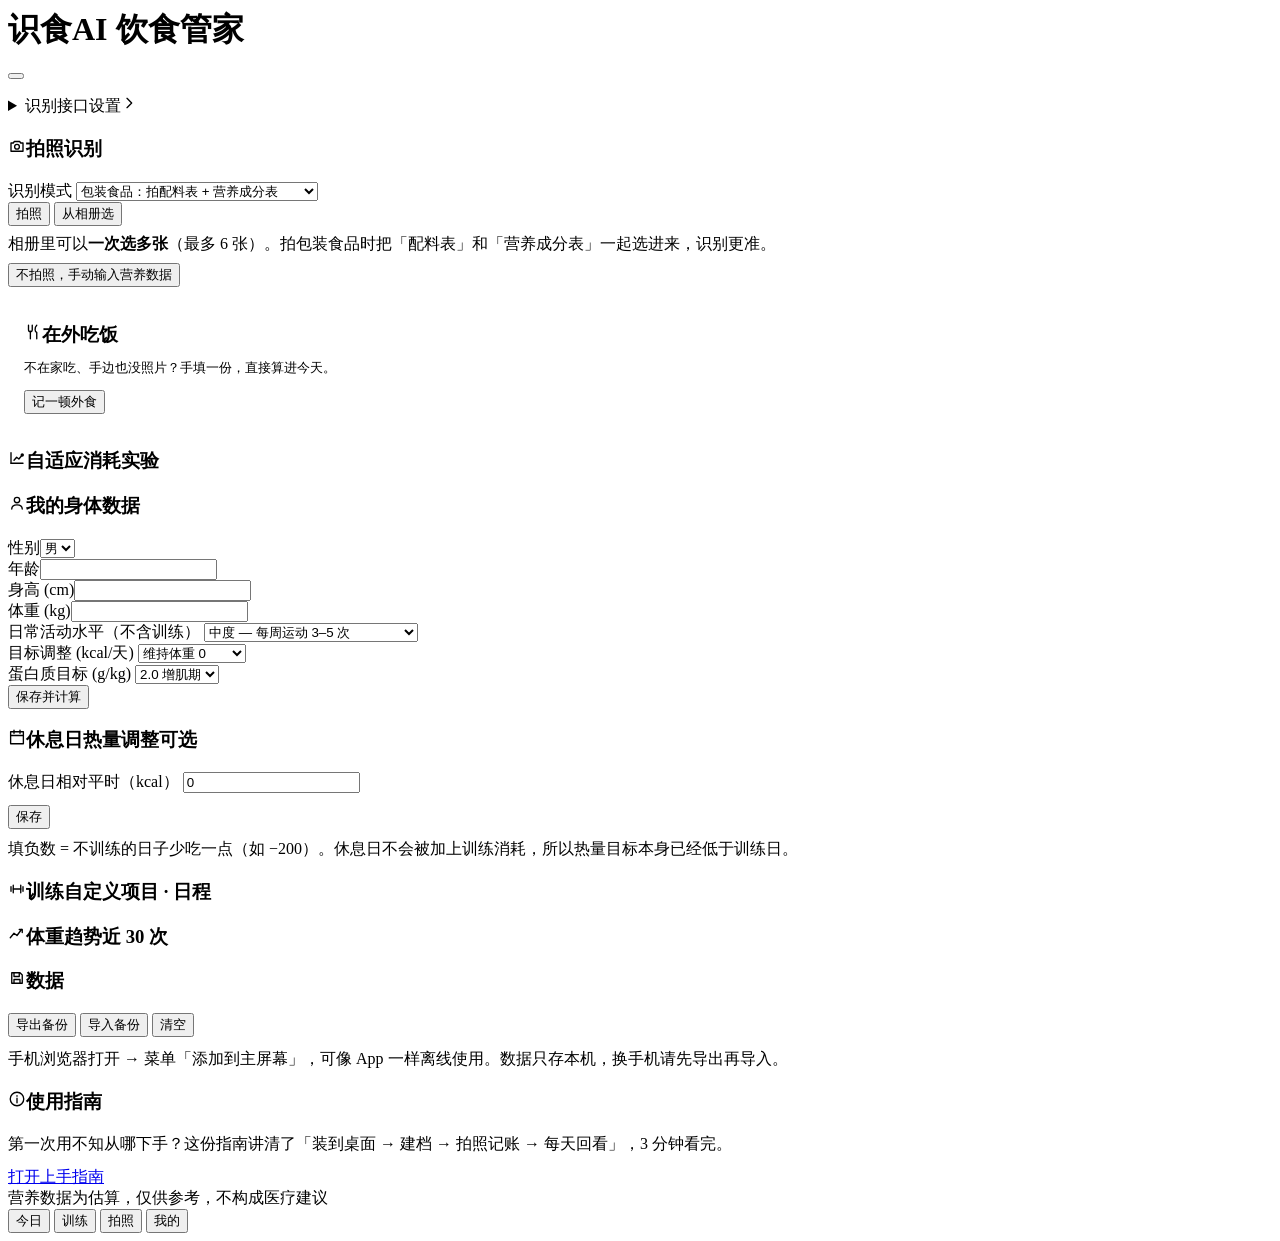
<file: _build/new_body.html>
<body>
<header>
  <div class="hd-row">
    <h1>识食<span class="sub-brand">AI 饮食管家</span></h1>
    <button class="btn-icon" id="themeBtn" onclick="toggleTheme()" aria-label="切换主题"></button>
  </div>
  <p id="hdDate"></p>
</header>
<main>
<!-- ============ 今日 ============ -->
<div class="tab" id="tab-today">
  <div id="instBox"></div>
  <div id="todayBox"></div>
</div>

<!-- ============ 训练 ============ -->
<div class="tab" id="tab-train">
  <div id="trainBox"></div>
</div>

<!-- ============ 拍照 ============ -->
<div class="tab" id="tab-scan">
  <details class="card" id="apiBox">
    <summary>识别接口设置<span class="chev"><svg width="16" height="16" viewBox="0 0 24 24" fill="none" stroke="currentColor" stroke-width="2" stroke-linecap="round" stroke-linejoin="round"><path d="M9 5l7 7-7 7"/></svg></span></summary>
    <div class="hint" style="margin-bottom:14px"><span>没有 Key 也能用：不配接口时，用内置 109 条食物库 + 手动输入照样能记账。<b>配了之后拍照自动填营养表，省事很多。</b></span></div>
    <div class="fld"><label>快速选择服务商</label>
      <select id="apiPreset" onchange="applyPreset()">
        <option value="">自定义</option>
        <option value="qwen">通义 Qwen-VL（可直连，填 Key 就能用）</option>
        <option value="doubao">豆包 · 火山方舟（需代理，50 万免费）</option>
        <option value="zhipu">智谱 GLM-4V-Flash（需代理，模型免费）</option>
        <option value="openai">OpenAI GPT-4o-mini（需梯子）</option>
        <option value="proxy">自建代理（不用填 Key）</option>
      </select>
    </div>
    <div class="hint" style="margin:-4px 0 12px"><span><b>2026-10 实测</b>：只有<b>通义</b>放行浏览器跨域，填 Key 直接能用；<b>豆包</b>和<b>智谱</b>的接口不放行跨域，必须经「自建代理」中转。豆包个人开发者有 <b>50 万 tokens</b> 免费额度、中文场景强（Key 在 console.volcengine.com → 火山方舟）；智谱视觉模型本身免费。Key 只存本机，不会上传。</span></div>
    <div class="fld"><label>API 地址（OpenAI 兼容 /chat/completions）</label><input id="apiBase" placeholder="https://open.bigmodel.cn/api/paas/v4"></div>
    <div class="grid2">
      <div class="fld"><label>模型</label><input id="apiModel" placeholder="glm-4v-flash"></div>
      <div class="fld"><label>API Key</label><input id="apiKey" type="password" placeholder="留空表示接口不需要 Key"></div>
    </div>
    <div class="btnrow">
      <button class="btn-o" onclick="saveApi()">保存设置</button>
      <button class="btn-s" id="apiTestBtn" onclick="testApi()">测试连接</button>
    </div>
    <div id="apiTest" style="margin-top:10px"></div>
    <div class="hint" style="margin-top:10px"><span>支持 OpenAI 及任意兼容接口（智谱、通义千问等），必须选支持看图的模型。</span></div>
    <details class="card" style="margin-top:12px;background:var(--surface-2);box-shadow:none">
      <summary style="font-size:13px">不想每台设备都填一次 Key？<span class="chev"><svg width="16" height="16" viewBox="0 0 24 24" fill="none" stroke="currentColor" stroke-width="2" stroke-linecap="round" stroke-linejoin="round"><path d="M9 5l7 7-7 7"/></svg></span></summary>
      <div class="hint" style="margin-top:10px"><span>识食没有服务器，所以 Key 只能存在每台设备的浏览器里 —— 换设备就要重填。<br><br>
        解法：把 Key 放到一个免费的小代理上（Cloudflare Worker），识食只填代理地址、<b>Key 留空</b>。<br>
        <b>部署一次，所有设备永久免配置。</b><br><br>
        代码和 5 分钟部署步骤在仓库的 <b><code>proxy/</code></b> 目录里。</span></div>
    </details>
  </details>

  <div class="card">
    <h3><svg class="ic-svg" width="18" height="18" viewBox="0 0 24 24" fill="none" stroke="currentColor" stroke-width="1.8" stroke-linecap="round" stroke-linejoin="round"><path d="M4 8h3l1.5-2h7L17 8h3v11H4z"/><circle cx="12" cy="13" r="3.2"/></svg>拍照识别</h3>
    <div class="fld"><label>识别模式</label>
      <select id="scanMode">
        <option value="pack">包装食品：拍配料表 + 营养成分表</option>
        <option value="fresh">生鲜食材：拍彩椒 / 鸡蛋 / 蔬菜等</option>
        <option value="meal">外食 / 熟食：拍做好的菜、外卖、餐厅</option>
      </select>
    </div>
    <!-- 两个入口分开：capture 属性会让手机直接开相机、不给相册选项，
         所以「从相册选」必须用一个不带 capture 的 input。
         相册入口带 multiple —— 包装食品本来就要拍配料表 + 营养成分表两张。 -->
    <input type="file" id="photoCam" accept="image/*" capture="environment" style="display:none">
    <input type="file" id="photoLib" accept="image/*" multiple style="display:none">
    <div class="btnrow">
      <button class="btn-g" onclick="document.getElementById('photoCam').click()">拍照</button>
      <button class="btn-o" onclick="document.getElementById('photoLib').click()">从相册选</button>
    </div>
    <div class="hint" style="margin-top:8px"><span>相册里可以<b>一次选多张</b>（最多 6 张）。拍包装食品时把「配料表」和「营养成分表」一起选进来，识别更准。</span></div>
    <div id="prevBox"></div>
    <button class="btn-o" style="margin-top:8px" onclick="openManual()">不拍照，手动输入营养数据</button>
    <div id="scanResult" style="display:none;margin-top:14px">
      <!-- AI 先给结论：这是什么、大概多重、含多少。用户看一眼就能决定记不记，
           不用对着 9 个输入框逐个核对。 -->
      <div id="aiSummary" style="display:none"></div>
      <!-- 识别出的每一条：能单独改份量、单独删 -->
      <div id="itemList" style="display:none"></div>
      <!-- 份量按钮紧跟在结论下面：觉得 AI 估得不对，点一下换掉 -->
      <div id="portionBox"></div>
      <!-- 主操作只做一件事：记进今天。一个人吃饭，记「吃了什么」就够了 -->
      <button class="btn-g" style="margin-top:12px" onclick="aiToLog()">记入今日</button>
      <div class="hint" style="margin-top:8px"><svg class="ic-svg" width="14" height="14" viewBox="0 0 24 24" fill="none" stroke="currentColor" stroke-width="1.8" stroke-linecap="round"><circle cx="12" cy="12" r="8.5"/><path d="M12 11v5.5"/><circle cx="12" cy="12" r=".6" fill="currentColor"/></svg><span>只记「吃了什么」，不用管别的。觉得克数不对，点条目自己改</span></div>
      <details class="aiDetail" id="singleForm">
        <summary>详细数值 · AI 已填好，一般不用改</summary>
        <div class="fld" style="margin-top:12px"><label>食物名称</label><input id="rN"></div>
        <div class="fld"><label>归类（决定「多少算一份」）</label>
          <select id="rCat">
            <option value="protein">肉蛋奶 / 蛋白质类</option>
            <option value="staple">主食</option>
            <option value="veg">蔬菜</option>
            <option value="fruit">水果</option>
            <option value="fat">油脂坚果</option>
            <option value="other" selected>其他</option>
          </select>
        </div>
        <div class="grid2">
          <div class="fld"><label>热量 kcal/100g</label><input id="rK" type="number" inputmode="decimal"></div>
          <div class="fld"><label>蛋白质 g/100g</label><input id="rP" type="number" inputmode="decimal"></div>
          <div class="fld"><label>脂肪 g/100g</label><input id="rF" type="number" inputmode="decimal"></div>
          <div class="fld"><label>碳水 g/100g</label><input id="rC" type="number" inputmode="decimal"></div>
          <div class="fld"><label>膳食纤维 g/100g</label><input id="rFb" type="number" inputmode="decimal" placeholder="选填"></div>
          <div class="fld"><label>钠 mg/100g</label><input id="rNa" type="number" inputmode="decimal" placeholder="选填"></div>
          <div class="fld"><label>饱和脂肪 g/100g</label><input id="rSf" type="number" inputmode="decimal" placeholder="选填"></div>
          <div class="fld"><label>糖 g/100g</label><input id="rSg" type="number" inputmode="decimal" placeholder="选填"></div>
          <div class="fld"><label>总克重 (g)</label><input id="rG" type="number" inputmode="decimal" placeholder="500"></div>
        </div>
      </details>
    </div>
  </div>

  <div class="card" style="padding:16px">
    <h3 style="margin-bottom:10px"><svg class="ic-svg" width="18" height="18" viewBox="0 0 24 24" fill="none" stroke="currentColor" stroke-width="1.8" stroke-linecap="round" stroke-linejoin="round"><path d="M6 3v6a2.5 2.5 0 0 0 5 0V3"/><path d="M8.5 11v10"/><path d="M17 3c-1.6 1.4-2.2 3.6-2.2 6 0 2 .8 3.2 2.2 3.6V21"/></svg>在外吃饭</h3>
    <div style="font-size:12.5px;color:var(--ink-3);line-height:1.6;margin-bottom:12px">
      不在家吃、手边也没照片？手填一份，直接算进今天。
    </div>
    <button class="btn-g" onclick="outEatSheet()">记一顿外食</button>
  </div>
</div>

<!-- ============ 我的 ============ -->
<div class="tab" id="tab-me">
  <div id="instBoxMe"></div>
  <div class="card" id="adaptCard">
    <h3><svg class="ic-svg" width="18" height="18" viewBox="0 0 24 24" fill="none" stroke="currentColor" stroke-width="1.8" stroke-linecap="round" stroke-linejoin="round"><path d="M4 19V5"/><path d="M4 19h16"/><path d="M8 15l3.5-4 3 2.4L19 8"/><circle cx="19" cy="8" r="1.4" fill="currentColor"/></svg>自适应消耗<span class="count">实验</span></h3>
    <div id="adaptBox"></div>
  </div>
  <div class="card">
    <h3><svg class="ic-svg" width="18" height="18" viewBox="0 0 24 24" fill="none" stroke="currentColor" stroke-width="1.8" stroke-linecap="round" stroke-linejoin="round"><circle cx="12" cy="8" r="3.6"/><path d="M5 20c0-3.6 3.1-5.6 7-5.6s7 2 7 5.6"/></svg>我的身体数据</h3>
    <div class="grid2">
      <div class="fld"><label>性别</label><select id="pSex"><option value="m">男</option><option value="f">女</option></select></div>
      <div class="fld"><label>年龄</label><input id="pAge" type="number" inputmode="numeric"></div>
      <div class="fld"><label>身高 (cm)</label><input id="pH" type="number" inputmode="decimal"></div>
      <div class="fld"><label>体重 (kg)</label><input id="pW" type="number" inputmode="decimal"></div>
    </div>
    <div class="fld"><label>日常活动水平（不含训练）</label>
      <select id="pAct">
        <option value="1.2">久坐 — 办公室，几乎不运动</option>
        <option value="1.375">轻度 — 每天走路 / 偶尔活动</option>
        <option value="1.55" selected>中度 — 每周运动 3–5 次</option>
        <option value="1.725">高度 — 每周运动 6–7 次</option>
        <option value="1.9">运动员级 — 体力劳动 + 每天训练</option>
      </select>
    </div>
    <div class="grid2">
      <div class="fld"><label>目标调整 (kcal/天)</label>
        <select id="pAdj">
          <option value="-500">减脂 −500</option>
          <option value="-300">温和减脂 −300</option>
          <option value="0" selected>维持体重 0</option>
          <option value="300">增肌 +300</option>
          <option value="500">快速增肌 +500</option>
        </select>
      </div>
      <div class="fld"><label>蛋白质目标 (g/kg)</label>
        <select id="pPk"><option value="1.2">1.2 普通人</option><option value="1.6">1.6 健身</option><option value="2.0" selected>2.0 增肌期</option><option value="2.4">2.4 高强度</option></select>
      </div>
    </div>
    <button class="btn-g" onclick="saveProfile()">保存并计算</button>
    <div id="pResult" style="margin-top:12px"></div>
  </div>

  <!-- 训练日 / 休息日的目标差异 -->
  <div class="card">
    <h3><svg class="ic-svg" width="18" height="18" viewBox="0 0 24 24" fill="none" stroke="currentColor" stroke-width="1.8" stroke-linecap="round" stroke-linejoin="round"><path d="M3.5 5h17v16h-17z"/><path d="M3.5 10h17"/><path d="M8 3v4M16 3v4"/></svg>休息日热量调整<span class="count">可选</span></h3>
    <div class="fld"><label>休息日相对平时（kcal）</label>
      <input id="pRest" type="number" inputmode="numeric" step="50" value="0" placeholder="0">
    </div>
    <div id="restBudget"></div>
    <button class="btn-o" style="margin-top:12px" onclick="saveRest()">保存</button>
    <div class="hint" style="margin-top:10px"><span>填负数 = 不训练的日子少吃一点（如 −200）。休息日不会被加上训练消耗，所以热量目标本身已经低于训练日。</span></div>
  </div>

  <!-- 训练：日程 + 记录 -->
  <div class="card">
    <h3><svg class="ic-svg" width="18" height="18" viewBox="0 0 24 24" fill="none" stroke="currentColor" stroke-width="1.8" stroke-linecap="round" stroke-linejoin="round"><path d="M4 9v6M7 7v10M17 7v10M20 9v6"/><path d="M7 12h10"/></svg>训练<span class="count">自定义项目 · 日程</span></h3>
    <div id="exList"></div>
  </div>

  <!-- 体重趋势：看斜率不看单日 -->
  <div class="card">
    <h3><svg class="ic-svg" width="18" height="18" viewBox="0 0 24 24" fill="none" stroke="currentColor" stroke-width="1.8" stroke-linecap="round" stroke-linejoin="round"><path d="M3 17l5-6 4 3 6-8"/><path d="M15 6h4v4"/></svg>体重趋势<span class="count">近 30 次</span></h3>
    <div id="wtTrend"></div>
  </div>

  <div class="card">
    <h3><svg class="ic-svg" width="18" height="18" viewBox="0 0 24 24" fill="none" stroke="currentColor" stroke-width="1.8" stroke-linecap="round" stroke-linejoin="round"><path d="M5 5h11l3 3v11H5z"/><path d="M8 5v5h7V5"/><path d="M8 19v-5h8v5"/></svg>数据</h3>
    <div class="btnrow">
      <button class="btn-s" onclick="exportData()">导出备份</button>
      <button class="btn-s" onclick="document.getElementById('imp').click()">导入备份</button>
      <button class="btn-r" onclick="resetAll()">清空</button>
    </div>
    <input type="file" id="imp" accept=".json" style="display:none" onchange="importData(event)">
    <div class="hint" style="margin-top:12px"><span>手机浏览器打开 → 菜单「添加到主屏幕」，可像 App 一样离线使用。数据只存本机，换手机请先导出再导入。</span></div>
    <div class="hint" id="buildInfo" style="margin-top:8px"></div>
  </div>

  <div class="card">
    <h3><svg class="ic-svg" width="18" height="18" viewBox="0 0 24 24" fill="none" stroke="currentColor" stroke-width="1.8" stroke-linecap="round" stroke-linejoin="round"><circle cx="12" cy="12" r="9"/><path d="M12 11v6M12 7.6v.6"/></svg>使用指南</h3>
    <div class="hint" style="margin-bottom:12px"><span>第一次用不知从哪下手？这份指南讲清了「装到桌面 → 建档 → 拍照记账 → 每天回看」，3 分钟看完。</span></div>
    <a class="linkbtn out" href="https://hkkdling-sketch.github.io/shishi-diet/guide/" target="_blank" rel="noopener">打开上手指南</a>
  </div>
</div>

<div class="disclaimer">营养数据为估算，仅供参考，不构成医疗建议</div>
</main>

<nav>
  <button data-t="tab-today" class="on" onclick="go('tab-today')"><span class="ic-nav"></span>今日</button>
  <button data-t="tab-train" onclick="go('tab-train')"><span class="ic-nav"></span>训练</button>
  <button data-t="tab-scan" onclick="go('tab-scan')"><span class="ic-nav"></span>拍照</button>
  <button data-t="tab-me" onclick="go('tab-me')"><span class="ic-nav"></span>我的</button>
</nav>
<div class="overlay" id="ovl" onclick="if(event.target===this)closeSheet()"><div class="sheet" id="sheet"></div></div>
<div id="toast"></div>
</file>
